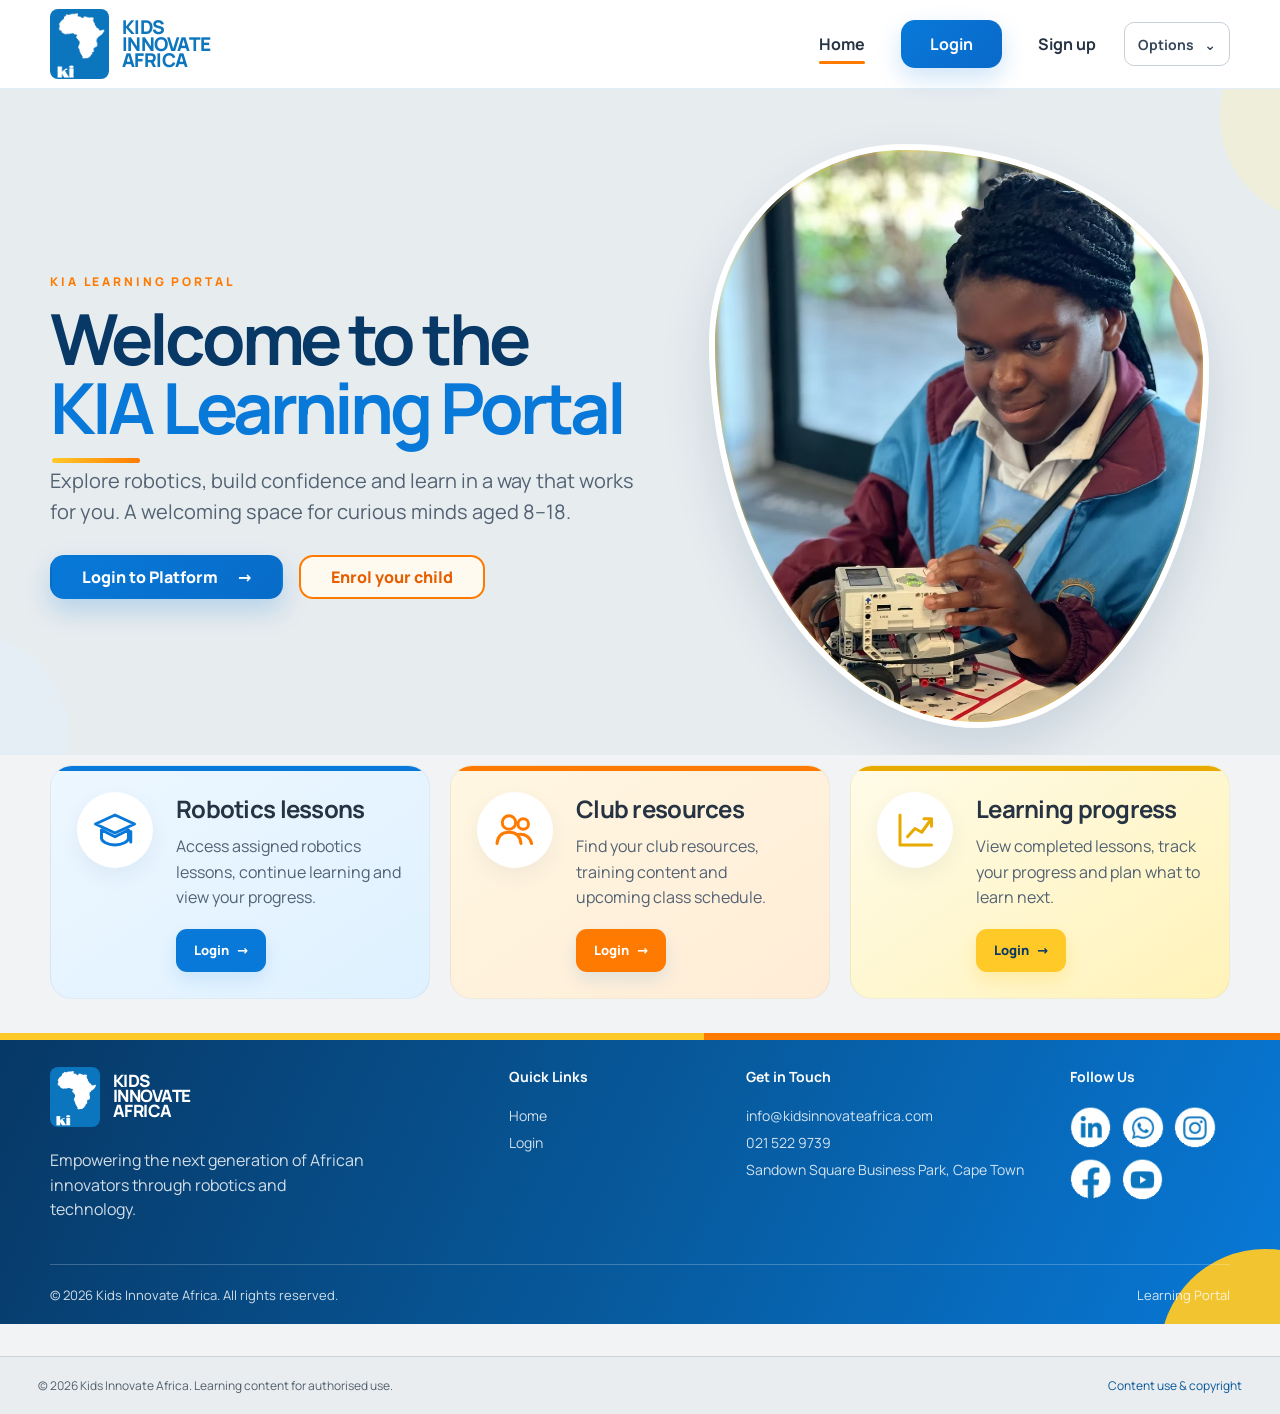
<file: index.html>
<!doctype html>
<html lang="en">
  <head>
    <meta name="referrer" content="no-referrer" />
    <meta
      http-equiv="Content-Security-Policy"
      content="default-src 'self'; script-src 'self'; style-src 'self' 'unsafe-inline'; img-src 'self' blob: data: https:; media-src 'self' blob: https:; frame-src https: blob:; connect-src https:; object-src 'none'; base-uri 'none'; form-action 'none'"
    />
    <script src="portal-security.js" defer></script>

    <meta charset="UTF-8" />
    <meta name="viewport" content="width=device-width, initial-scale=1.0" />
    <meta
      name="description"
      content="Access robotics lessons, learning resources and club activities with the Kids Innovate Africa Learning Portal."
    />
    <title>KIA Learning Portal</title>
    <link rel="icon" href="Assets/kia-mark.png" type="image/png" />
    <link rel="stylesheet" href="styles.css" />
    <script src="portal-store.js" defer></script>
    <link rel="stylesheet" href="portal-refresh.css" />
    <script src="portal-refresh.js" defer></script>
  </head>
  <body>
    <header class="site-header">
      <div class="container header-inner">
        <a
          class="brand"
          href="index.html"
          aria-label="Kids Innovate Africa Learning Portal home"
        >
          <img
            src="Assets/kia-mark.png"
            alt="KIA Africa logo"
            class="brand-mark"
          />
          <div class="brand-copy" aria-hidden="true">
            <span>KIDS</span>
            <span>INNOVATE</span>
            <span>AFRICA</span>
          </div>
        </a>

        <nav class="desktop-nav" aria-label="Primary navigation">
          <a class="active" href="index.html">Home</a>
          <a class="nav-login" href="login.html">Login</a>
          <a href="signup.html">Sign up</a>
        </nav>

        <button
          class="menu-button"
          type="button"
          aria-label="Open menu"
          aria-expanded="false"
          aria-controls="mobile-nav"
        >
          <span></span><span></span><span></span>
        </button>
      </div>
      <nav id="mobile-nav" class="mobile-nav" aria-label="Mobile navigation">
        <a class="active" href="index.html">Home</a>
        <a href="login.html">Login</a>
        <a href="signup.html">Sign up</a>
      </nav>
    </header>

    <main>
      <section class="hero">
        <div
          class="hero-decoration hero-decoration-left"
          aria-hidden="true"
        ></div>
        <div
          class="hero-decoration hero-decoration-right"
          aria-hidden="true"
        ></div>
        <div class="container hero-grid">
          <div class="hero-copy">
            <p class="eyebrow">KIA LEARNING PORTAL</p>
            <h1>Welcome to the<br /><span>KIA Learning Portal</span></h1>
            <p class="hero-text">
              Explore robotics, build confidence and learn in a way that works
              for you. A welcoming space for curious minds aged 8–18.
            </p>
            <div class="hero-actions">
              <a class="button button-primary" href="login.html"
                >Login to Platform <span aria-hidden="true">→</span></a
              >
              <a class="button button-secondary" href="signup.html"
                >Enrol your child</a
              >
            </div>
          </div>

          <div class="hero-visual">
            <div class="bubble-frame">
              <img
                src="Assets/robotics-student.jpg"
                alt="KIA learner working with a robotics kit"
              />
            </div>
            <span class="dot dot-orange" aria-hidden="true"></span>
            <span class="dot dot-blue" aria-hidden="true"></span>
            <span class="dot dot-yellow" aria-hidden="true"></span>
          </div>
        </div>
      </section>

      <section class="roles" aria-labelledby="roles-title">
        <div class="container">
          <h2 id="roles-title" class="sr-only">Explore your learning portal</h2>
          <div class="role-grid">
            <article class="role-card student-card">
              <div class="role-icon role-icon-blue" aria-hidden="true">
                <svg viewBox="0 0 64 64" role="img">
                  <path
                    d="M6 24 32 12l26 12-26 12L6 24Zm8 8v11c0 4 8 9 18 9s18-5 18-9V32L32 41 14 32Zm39 2v14"
                    fill="none"
                    stroke="currentColor"
                    stroke-width="4"
                    stroke-linecap="round"
                    stroke-linejoin="round"
                  />
                </svg>
              </div>
              <div class="role-content">
                <h3>Robotics lessons</h3>
                <p>
                  Access assigned robotics lessons, continue learning and view
                  your progress.
                </p>
                <a class="role-login role-login-blue" href="login.html"
                  >Login <span aria-hidden="true">→</span></a
                >
              </div>
            </article>

            <article class="role-card mom-card">
              <div class="role-icon role-icon-orange" aria-hidden="true">
                <svg viewBox="0 0 64 64" role="img">
                  <circle
                    cx="24"
                    cy="22"
                    r="9"
                    fill="none"
                    stroke="currentColor"
                    stroke-width="4"
                  />
                  <circle
                    cx="43"
                    cy="24"
                    r="7"
                    fill="none"
                    stroke="currentColor"
                    stroke-width="4"
                  />
                  <path
                    d="M8 50c1-10 7-15 16-15s15 5 16 15M36 38c9-2 17 4 18 12"
                    fill="none"
                    stroke="currentColor"
                    stroke-width="4"
                    stroke-linecap="round"
                  />
                </svg>
              </div>
              <div class="role-content">
                <h3>Club resources</h3>
                <p>
                  Find your club resources, training content and upcoming class
                  schedule.
                </p>
                <a class="role-login role-login-orange" href="login.html"
                  >Login <span aria-hidden="true">→</span></a
                >
              </div>
            </article>

            <article class="role-card progress-card">
              <div class="role-icon role-icon-orange" aria-hidden="true">
                <svg viewBox="0 0 64 64" role="img">
                  <path
                    d="M12 12v40h42M22 41l10-11 9 5 13-18M44 17h10v10"
                    fill="none"
                    stroke="currentColor"
                    stroke-width="4"
                    stroke-linecap="round"
                    stroke-linejoin="round"
                  />
                </svg>
              </div>
              <div class="role-content">
                <h3>Learning progress</h3>
                <p>
                  View completed lessons, track your progress and plan what to
                  learn next.
                </p>
                <a class="role-login role-login-yellow" href="login.html"
                  >Login <span aria-hidden="true">→</span></a
                >
              </div>
            </article>
          </div>
        </div>
      </section>
    </main>

    <footer class="site-footer">
      <div class="container footer-main">
        <div class="footer-brand">
          <a class="brand footer-logo" href="index.html">
            <img
              src="Assets/kia-mark.png"
              alt="KIA Africa logo"
              class="brand-mark"
            />
            <div class="brand-copy" aria-hidden="true">
              <span>KIDS</span><span>INNOVATE</span><span>AFRICA</span>
            </div>
          </a>
          <p>
            Empowering the next generation of African innovators through
            robotics and technology.
          </p>
        </div>

        <div class="footer-links">
          <h3>Quick Links</h3>
          <a href="index.html">Home</a>
          <a href="login.html">Login</a>
        </div>

        <div class="footer-contact">
          <h3>Get in Touch</h3>
          <a href="mailto:info@kidsinnovateafrica.com"
            >info@kidsinnovateafrica.com</a
          >
          <a href="tel:+27215229739">021 522 9739</a>
          <span>Sandown Square Business Park, Cape Town</span>
        </div>

        <div class="footer-social">
          <h3>Follow Us</h3>
          <div class="social-row" aria-label="Social media links">
            <a
              href="https://za.linkedin.com/company/kids-innovate-africa"
              target="_blank"
              rel="noopener noreferrer"
              aria-label="Kids Innovate Africa on LinkedIn"
            >
              <img src="Assets/social-linkedin.png" alt="" />
            </a>
            <a
              href="https://wa.me/message/ZYOPFBRTSG5VO1"
              target="_blank"
              rel="noopener noreferrer"
              aria-label="Contact Kids Innovate Africa on WhatsApp"
            >
              <img src="Assets/social-whatsapp.png" alt="" />
            </a>
            <a
              href="https://www.instagram.com/kids_innovate_africa/"
              target="_blank"
              rel="noopener noreferrer"
              aria-label="Kids Innovate Africa on Instagram"
            >
              <img src="Assets/social-instagram.png" alt="" />
            </a>
            <a
              href="https://www.facebook.com/people/Kids-Innovate-Africa-kia/100064261230649/#"
              target="_blank"
              rel="noopener noreferrer"
              aria-label="Kids Innovate Africa on Facebook"
            >
              <img src="Assets/social-facebook.png" alt="" />
            </a>
            <a
              href="https://youtube.com/@kids-innovate-africa?si=BDtH3zlb8Wngm-6X"
              target="_blank"
              rel="noopener noreferrer"
              aria-label="Kids Innovate Africa on YouTube"
            >
              <img src="Assets/social-youtube.png" alt="" />
            </a>
          </div>
        </div>
      </div>
      <div class="container footer-bottom">
        <span>© 2026 Kids Innovate Africa. All rights reserved.</span>
        <span>Learning Portal</span>
      </div>
    </footer>

    <script src="script.js"></script>
  </body>
</html>
</file>
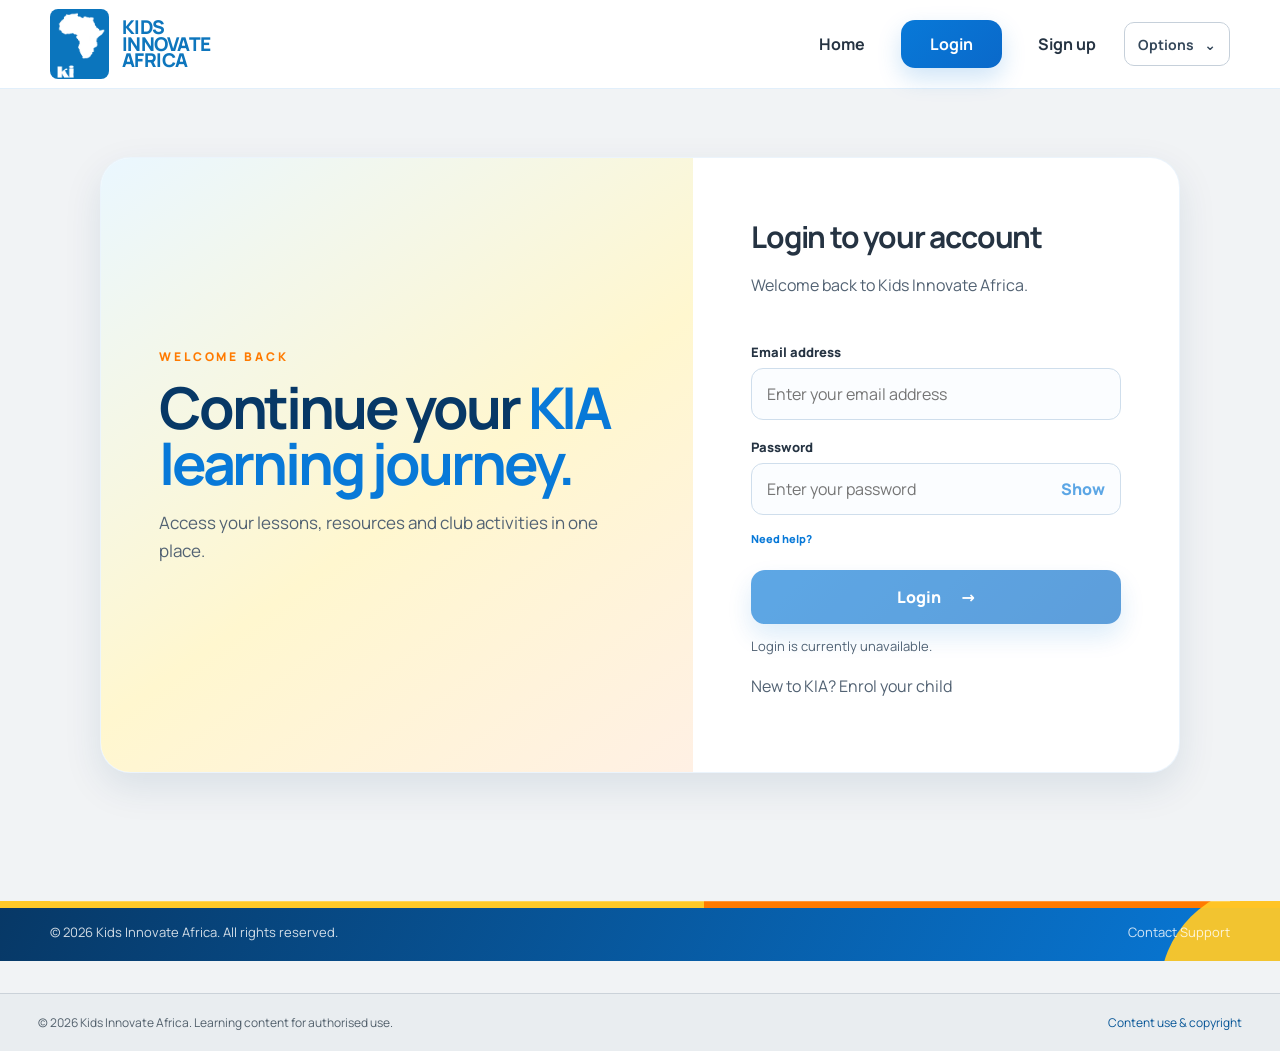
<file: achievements.html>
<!doctype html>
<html lang="en" class="preview-loading">
  <head>
    <meta name="referrer" content="no-referrer" />
    <meta
      http-equiv="Content-Security-Policy"
      content="default-src 'self'; script-src 'self' 'wasm-unsafe-eval'; style-src 'self' 'unsafe-inline'; img-src 'self' blob: data: https:; media-src 'self' blob: https:; frame-src https: blob:; connect-src 'self' https:; object-src 'none'; base-uri 'none'; form-action 'none'"
    />
    <script src="portal-security.js" defer></script>

    <meta charset="UTF-8" />
    <meta name="viewport" content="width=device-width, initial-scale=1.0" />
    <meta
      name="description"
      content="Your assigned Robotics course, lessons, progress and club sessions at Kids Innovate Africa."
    />
    <title>Achievements | Kids Innovate Africa</title>
    <link rel="icon" href="Assets/kia-mark.png" type="image/png" />
    <link rel="stylesheet" href="learning.css" />
    <link rel="stylesheet" href="accounts.css" />
    <script src="portal-store.js" defer></script>
    <script src="release-preview.js" defer></script>
    <script src="learning-data.js" defer></script>
    <script src="club-schedule-data.js" defer></script>
    <script src="admin-data.js" defer></script>
    <script src="designer-context.js" defer></script>
    <script src="lms-data.js" defer></script>
    <script src="pdf-viewer.js" defer></script>
    <script src="rich-content.js" defer></script>
    <script src="lesson-player.js" defer></script>
    <script src="learner-preview.js" defer></script>
    <script src="learner-announcements.js" defer></script>
    
    <script src="achievements.js" defer></script>
    <script src="script.js" defer></script>
    <link rel="stylesheet" href="lms-features.css" />
    <link rel="stylesheet" href="frontend-features.css" />

    <link rel="stylesheet" href="my-learning-page.css" />
      <link rel="stylesheet" href="portal-refresh.css" />
    <link rel="stylesheet" href="learner-visual.css" />
    <script src="portal-refresh.js" defer></script>
    <script src="learner-navigation.js" defer></script>
  </head>
  <body class="learner-portal">
    <svg class="svg-library" aria-hidden="true" xmlns="http://www.w3.org/2000/svg">
      <symbol id="i-home" viewBox="0 0 24 24">
        <path d="m3 10 9-7 9 7M5 9v11h5v-6h4v6h5V9" />
      </symbol>
      <symbol id="i-book" viewBox="0 0 24 24">
        <path
          d="M12 5v15M3 4h5a4 4 0 0 1 4 2 4 4 0 0 1 4-2h5v15h-5a4 4 0 0 0-4 2 4 4 0 0 0-4-2H3Z"
        />
      </symbol>
      <symbol id="i-calendar" viewBox="0 0 24 24">
        <rect x="3" y="5" width="18" height="16" rx="3" />
        <path d="M8 3v4m8-4v4M3 10h18M8 14h2m4 0h2m-8 3h2" />
      </symbol>
      <symbol id="i-arrow" viewBox="0 0 24 24"><path d="M4 12h16m-6-6 6 6-6 6" /></symbol>
      <symbol id="i-chevron" viewBox="0 0 24 24"><path d="m8 4 8 8-8 8" /></symbol>
      <symbol id="i-check" viewBox="0 0 24 24"><path d="m5 12 4 4L19 6" /></symbol>
      <symbol id="i-clock" viewBox="0 0 24 24">
        <circle cx="12" cy="12" r="9" />
        <path d="M12 7v5l3 2" />
      </symbol>
      <symbol id="i-pin" viewBox="0 0 24 24">
        <path d="M19 10c0 5-7 11-7 11S5 15 5 10a7 7 0 0 1 14 0Z" />
        <circle cx="12" cy="10" r="2" />
      </symbol>
      <symbol id="i-bell" viewBox="0 0 24 24">
        <path d="M18 8a6 6 0 0 0-12 0c0 8-3 8-3 10h18c0-2-3-2-3-10ZM10 21h4" />
      </symbol>
      <symbol id="i-exit" viewBox="0 0 24 24">
        <path d="M10 4H4v16h6m-1-8h12m-4-4 4 4-4 4" />
      </symbol>
      <symbol id="i-play" viewBox="0 0 24 24"><path d="m8 5 11 7-11 7Z" /></symbol>
      <symbol id="i-layers" viewBox="0 0 24 24">
        <path d="m12 3 10 5-10 5L2 8Zm-9 9 9 5 9-5M3 16l9 5 9-5" />
      </symbol>
      <symbol id="i-quiz" viewBox="0 0 24 24">
        <path d="M9 4H5v17h14V4h-4" />
        <rect x="9" y="2" width="6" height="5" rx="1" />
        <path d="m8 13 3 3 5-5" />
      </symbol>
      <symbol id="i-chart" viewBox="0 0 24 24"><path d="M4 3v18h17M8 16v-4m5 4V8m5 8V5" /></symbol>
      <symbol id="i-eye" viewBox="0 0 24 24">
        <path d="M2 12s4-7 10-7 10 7 10 7-4 7-10 7S2 12 2 12Z" />
        <circle cx="12" cy="12" r="3" />
      </symbol>
      <symbol id="i-file" viewBox="0 0 24 24">
        <path d="M14 2H5v20h14V7Zm0 0v6h5M8 12h8m-8 4h6" />
      </symbol>
      <symbol id="i-image" viewBox="0 0 24 24">
        <rect x="3" y="3" width="18" height="18" rx="3" />
        <circle cx="8" cy="8" r="1.5" />
        <path d="m3 17 6-5 4 4 3-3 5 4" />
      </symbol>
      <symbol id="i-link" viewBox="0 0 24 24">
        <path d="m9 15 6-6M9 7l3-3a5 5 0 0 1 8 8l-3 3M7 9l-3 3a5 5 0 0 0 8 8l3-3" />
      </symbol>
      <symbol id="i-help" viewBox="0 0 24 24">
        <circle cx="12" cy="12" r="9" />
        <path d="M9 9a3 3 0 1 1 5 2c-2 1-2 2-2 3m0 3h.01" />
      </symbol>
      <symbol id="i-close" viewBox="0 0 24 24"><path d="m6 6 12 12M6 18 18 6" /></symbol>
      <symbol id="i-robot" viewBox="0 0 24 24">
        <rect x="4" y="7" width="16" height="14" rx="4" />
        <path d="M12 3v4M2 12v5m20-5v5M9 17h6m-7-6v2m8-2v2" />
        <circle cx="12" cy="3" r="1" />
      </symbol>
<symbol id="i-lock" viewBox="0 0 24 24"><rect x="5" y="10" width="14" height="11" rx="2"/><path d="M8 10V7a4 4 0 0 1 8 0v3"/></symbol><symbol id="i-star" viewBox="0 0 24 24"><path d="m12 3 2.8 5.7 6.2.9-4.5 4.4 1.1 6.2-5.6-3-5.6 3 1.1-6.2L3 9.6l6.2-.9Z" /></symbol>
    </svg>
    <a class="skip-link" href="#main">Skip to learning</a>
    <header class="topbar">
      <div class="header-inner">
        <a class="brand" href="student.html" aria-label="Kids Innovate Africa learner home">
          <img src="Assets/kia-mark.png" alt="" width="36" height="48" />
          <span>KIDS<br />INNOVATE<br />AFRICA</span>
        </a>
        <nav class="primary-nav" aria-label="Learner navigation">
          <a href="student.html"
            ><svg class="icon"><use href="#i-home" /></svg><span>Home</span></a
          >
          <a href="my-learning.html"
            ><svg class="icon"><use href="#i-book" /></svg><span>My Learning</span></a
          >
          <a href="schedule.html"
            ><svg class="icon"><use href="#i-calendar" /></svg><span>Schedule</span></a
          >
          <a href="achievements.html" aria-current="page"><svg class="icon" aria-hidden="true"><use href="#i-star" /></svg><span>Achievements</span></a>
        </nav>
        <div class="account">
          <div class="notification-wrap">
            <button
              class="icon-button notification-button"
              id="notification-button"
              aria-label="Club notifications"
              aria-expanded="false"
              aria-controls="notifications"
            >
              <svg class="icon"><use href="#i-bell" /></svg><span class="notification-dot"></span>
            </button>
            <section
              id="notifications"
              class="notification-popover"
              aria-label="Club notifications"
              hidden
            >
              <strong>Your club update</strong>
              <p>Your Robotics class on Friday, 9 October now starts at 16:00.</p>
              <a href="schedule.html?session=club-2026-10-09"
                >See class change <svg class="icon"><use href="#i-arrow" /></svg
              ></a>
            </section>
          </div>
          <span class="avatar" aria-hidden="true">S</span>
          <div class="account-name"><strong>Sean</strong><small>Learner</small></div>
          <a class="logout" href="login.html" aria-label="Exit"
            ><svg class="icon"><use href="#i-exit" /></svg><span>Exit</span></a
          >
        </div>
      </div>
    </header>
    <main id="main" class="page"><div id="achievements-view"></div></main>
    <dialog id="learning-dialog" aria-labelledby="dialog-title">
      <div class="dialog-header">
        <div>
          <p id="dialog-eyebrow" class="eyebrow"></p>
          <h2 id="dialog-title"></h2>
        </div>
        <button class="icon-button dialog-close" aria-label="Close">
          <svg class="icon"><use href="#i-close" /></svg>
        </button>
      </div>
      <div id="dialog-content" class="dialog-content"></div>
    </dialog>
    <div id="toast" class="toast" role="status" hidden></div>
  </body>
</html>
</file>
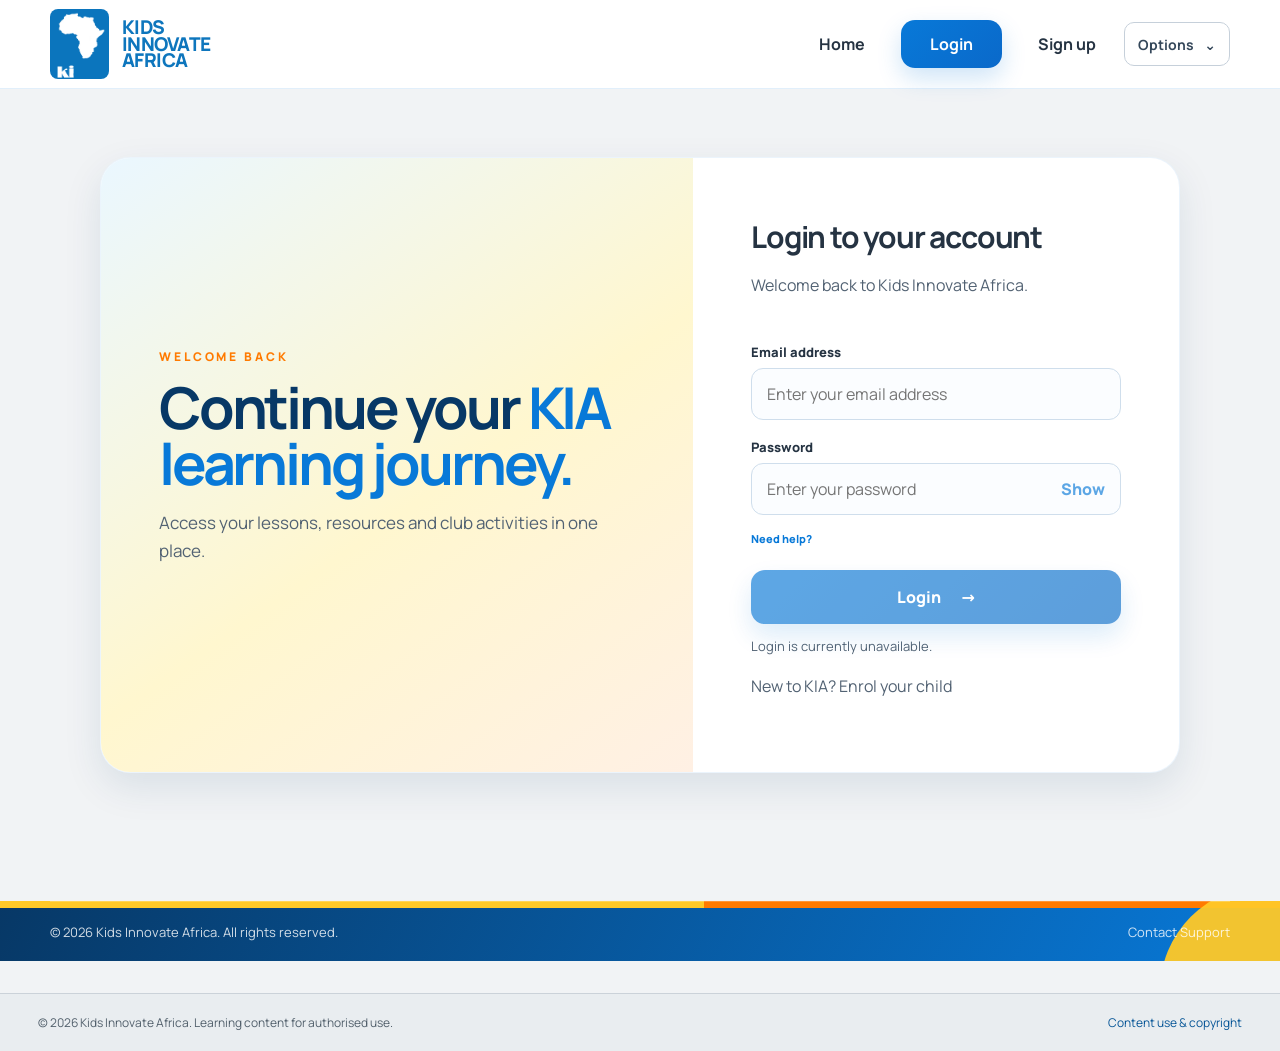
<file: admin.html>
<!doctype html>
<html lang="en" class="preview-loading">
  <head>
    <meta name="referrer" content="no-referrer" />
    <meta
      http-equiv="Content-Security-Policy"
      content="default-src 'self'; script-src 'self' 'wasm-unsafe-eval'; style-src 'self' 'unsafe-inline'; img-src 'self' blob: data: https:; media-src 'self' blob: https:; frame-src https: blob:; connect-src 'self' https:; object-src 'none'; base-uri 'none'; form-action 'none'"
    />
    <script src="portal-security.js" defer></script>

    <meta charset="UTF-8" />
    <meta name="viewport" content="width=device-width, initial-scale=1.0" />
    <meta name="theme-color" content="#0874d8" />
    <title>Admin Dashboard | Kids Innovate Africa</title>
    <link rel="icon" href="Assets/kia-mark.png" type="image/png" />
    <link rel="stylesheet" href="admin.css" />
    <link rel="stylesheet" href="accounts.css" />
    <script src="portal-store.js" defer></script>
    <script src="release-preview.js" defer></script>
    <script src="learning-data.js" defer></script>
    <script src="club-schedule-data.js" defer></script>
    <script src="admin-data.js" defer></script>
    <script src="designer-context.js" defer></script>
    <script src="lms-data.js" defer></script>
    <script src="pdf-viewer.js" defer></script>
    <script src="rich-content.js" defer></script>
    <script src="lesson-player.js" defer></script>
    <script src="admin-lms.js" defer></script>
    <script src="lesson-studio.js" defer></script>
    <script src="admin-learning.js" defer></script>
    <script src="refresh-admin.js" defer></script>
    <script src="admin.js" defer></script>
    <link rel="stylesheet" href="lms-features.css" />
    <link rel="stylesheet" href="frontend-features.css" />

    <link rel="stylesheet" href="admin-page.css" />
      <link rel="stylesheet" href="portal-refresh.css" />
    <script src="portal-refresh.js" defer></script>
  </head>
  <body>
    <a class="skip-link" href="#main-content">Skip to content</a>
    <header class="topbar">
      <button
        id="menu-toggle"
        class="icon-button menu-toggle"
        aria-label="Open navigation"
        aria-controls="top-nav"
        aria-expanded="false"
      >
        <span data-icon="menu"></span>
      </button>
      <a class="brand" href="admin.html" aria-label="Kids Innovate Africa Admin dashboard"
        ><img src="Assets/kia-mark.png" width="47" height="58" alt="" /><span
          >KIDS<br />INNOVATE<br />AFRICA</span
        ></a
      >
      <nav id="top-nav" class="top-nav" aria-label="Main navigation"></nav>
      <div class="account-wrap">
        <button
          id="account-toggle"
          class="account-button"
          aria-expanded="false"
          aria-controls="account-menu"
        >
          <span class="avatar">KA</span><span>Admin</span><span data-icon="down"></span>
        </button>
        <div id="account-menu" class="account-menu" hidden>
          <strong>KIA Administrator</strong><small>Access to all branches</small
          ><a href="#settings">Platform settings</a
          ><a href="login.html">Exit <span data-icon="exit"></span></a>
        </div>
      </div>
    </header>
    <div class="app-layout">
      <main id="main-content" class="main-content" tabindex="-1">
        <div class="page-toolbar">
          <div class="breadcrumb">
            ADMIN PORTAL <span>/</span> <strong id="current-page-label">Dashboard</strong>
          </div>
          <div class="scope-controls">
            <label for="branch-filter" class="sr-only">Filter by branch</label
            ><select id="branch-filter">
              <option value="all">All branches</option>
            </select>
          </div>
        </div>
        <div id="admin-view"></div>
        <noscript
          ><p>Enable JavaScript to use the portal.</p></noscript
        >
        <footer class="page-footer">
          <span>© 2026 Kids Innovate Africa</span><span>One community. Brighter futures.</span>
        </footer>
      </main>
    </div>
    <dialog id="admin-dialog" aria-labelledby="dialog-title">
      <div class="dialog-heading">
        <div>
          <p id="dialog-kicker" class="eyebrow">KIA ADMIN</p>
          <h2 id="dialog-title"></h2>
        </div>
        <button class="icon-button" data-close-dialog aria-label="Close dialog">
          <span data-icon="close"></span>
        </button>
      </div>
      <div id="dialog-body"></div>
    </dialog>
    <div id="toast" class="toast" role="status" aria-live="polite" hidden></div>
  </body>
</html>
</file>
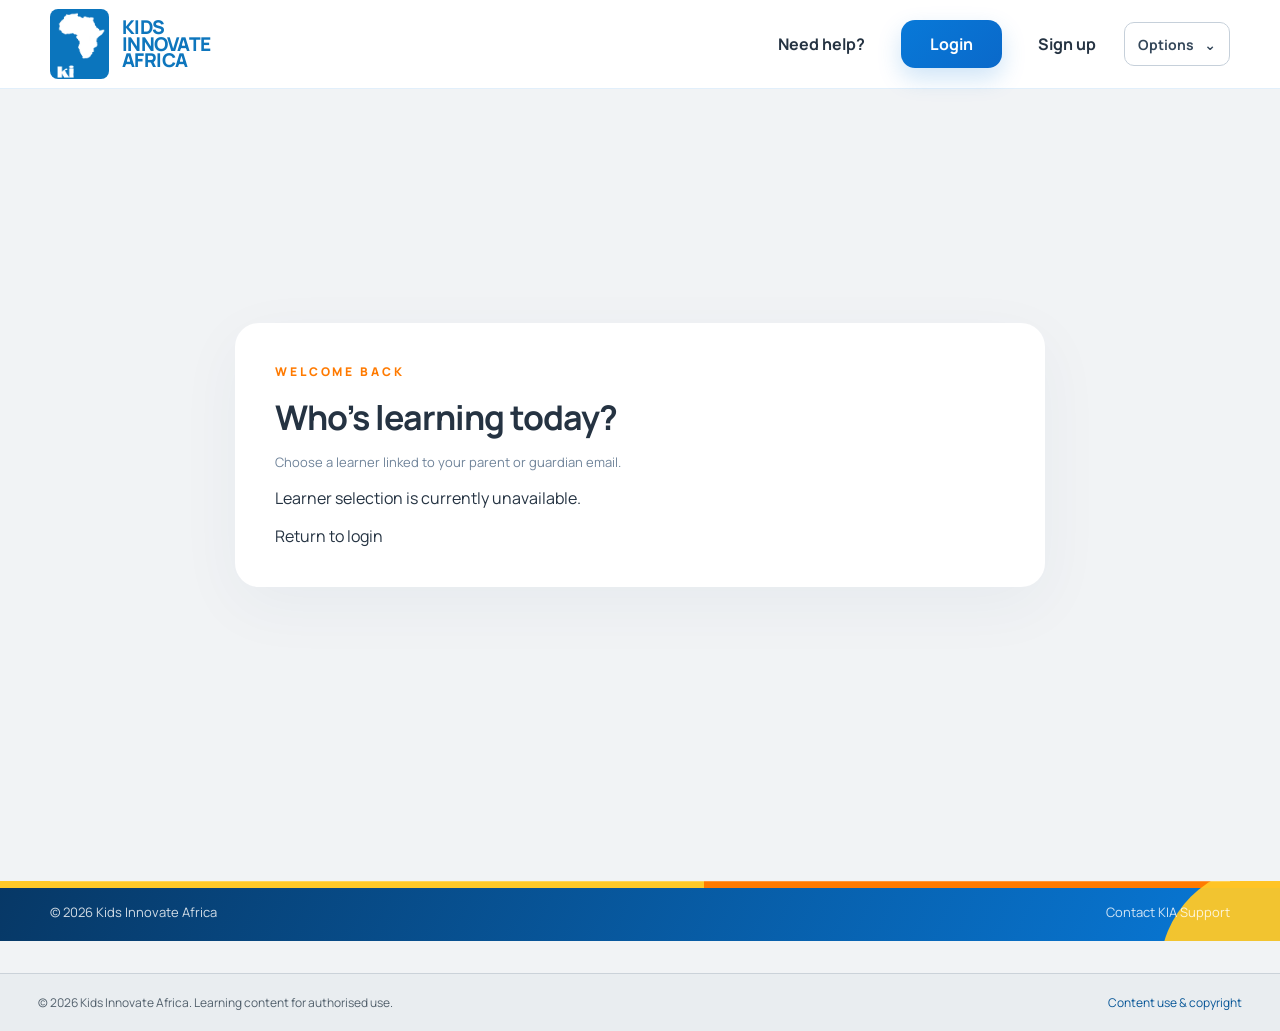
<file: choose-learner.html>
<!doctype html>
<html lang="en">
  <head>
    <meta name="referrer" content="no-referrer" />
    <meta
      http-equiv="Content-Security-Policy"
      content="default-src 'self'; script-src 'self'; style-src 'self' 'unsafe-inline'; img-src 'self' blob: data: https:; media-src 'self' blob: https:; frame-src https: blob:; connect-src https:; object-src 'none'; base-uri 'none'; form-action 'none'"
    />
    <script src="portal-security.js" defer></script>
    <meta charset="UTF-8" />
    <meta name="viewport" content="width=device-width,initial-scale=1" />
    <title>Choose your learner | Kids Innovate Africa</title>
    <link rel="icon" href="Assets/kia-mark.png" />
    <link rel="stylesheet" href="styles.css" />
    <link rel="stylesheet" href="accounts.css" />
      <link rel="stylesheet" href="portal-refresh.css" />
    <script src="portal-refresh.js" defer></script>
  </head>
  <body class="login-body" data-account-page="choose">
    <header class="site-header">
      <div class="container header-inner">
        <a class="brand" href="index.html"
          ><img src="Assets/kia-mark.png" class="brand-mark" alt="KIA Africa logo" />
          <div class="brand-copy"><span>KIDS</span><span>INNOVATE</span><span>AFRICA</span></div></a
        >
        <nav class="desktop-nav">
          <a href="signup.html#contact">Need help?</a><a class="nav-login" href="login.html">Login</a>
        <a href="signup.html">Sign up</a></nav>
      </div>
    </header>
    <main class="family-main">
      <section class="family-panel">
        <p class="eyebrow">WELCOME BACK</p>
        <h1>Who’s learning today?</h1>
        <p>Choose a learner linked to your parent or guardian email.</p>
        <div id="account-screen"><p>Learner selection is currently unavailable.</p><a href="login.html">Return to login</a></div>
      </section>
    </main>
    <footer class="site-footer simple-footer">
      <div class="container footer-bottom">
        <span>© 2026 Kids Innovate Africa</span><a href="signup.html#contact">Contact KIA Support</a>
      </div>
    </footer>
    <script src="script.js" defer></script>
  </body>
</html>
</file>
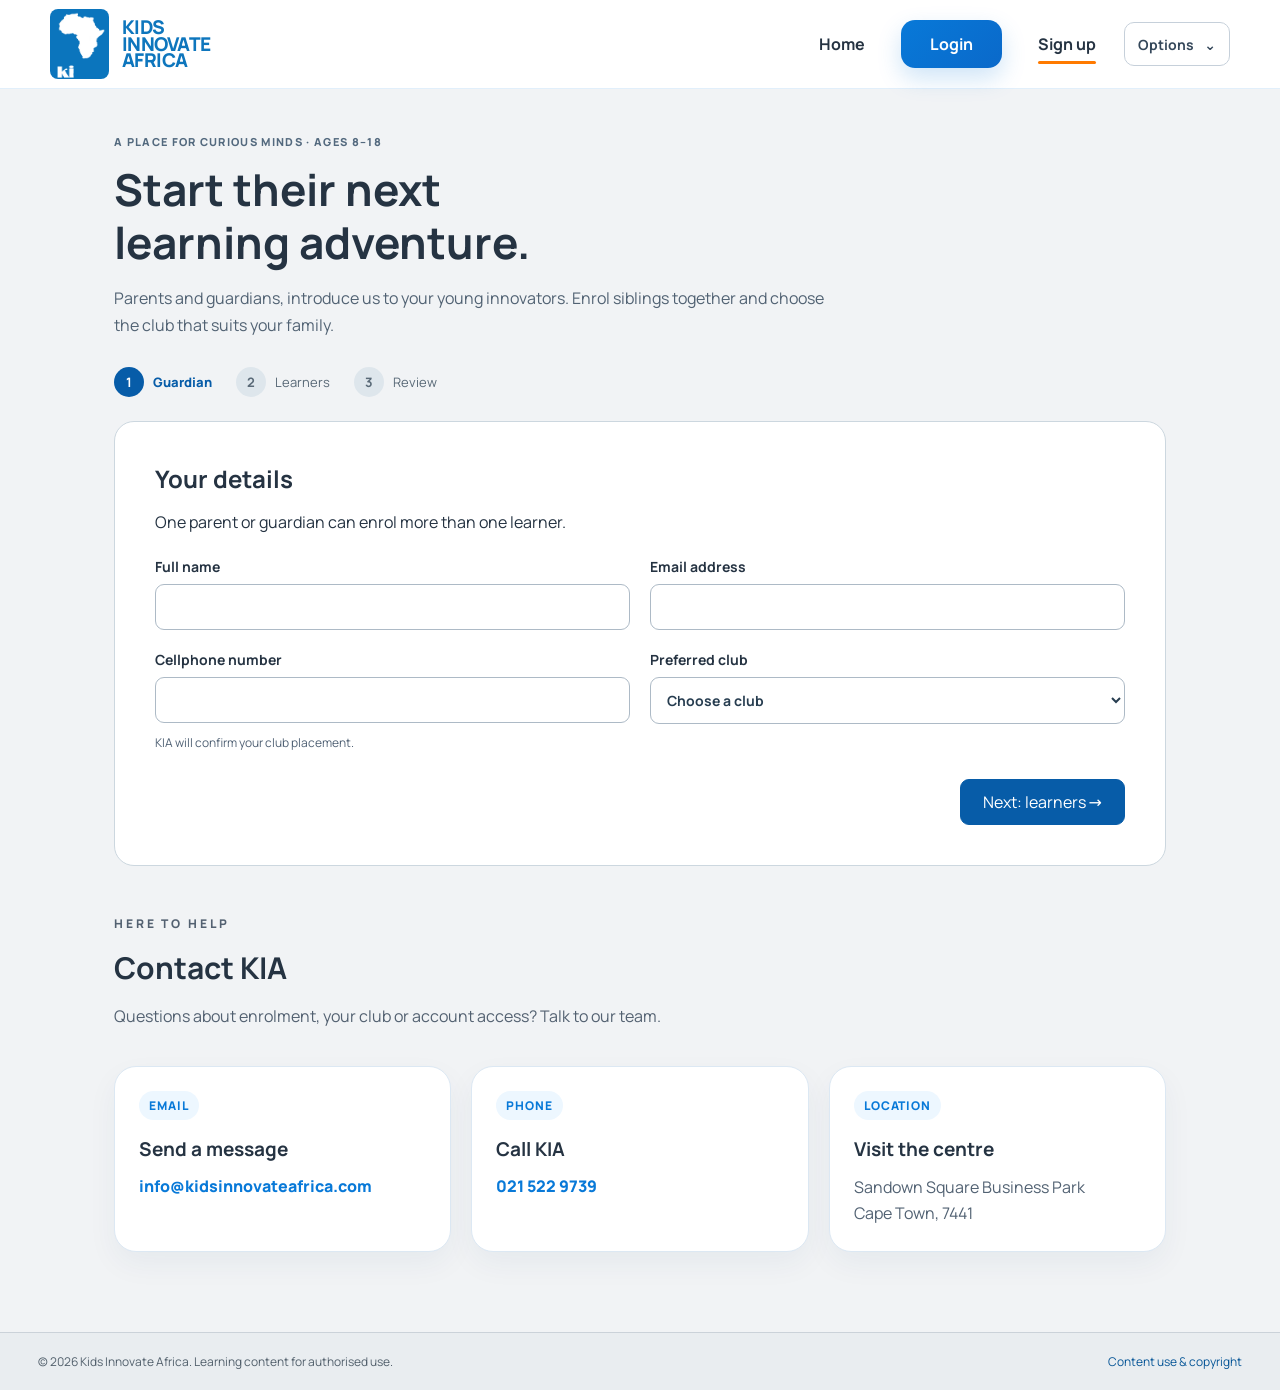
<file: contact.html>
<!doctype html>
<html lang="en"><head><meta charset="utf-8"><meta name="viewport" content="width=device-width,initial-scale=1"><meta http-equiv="refresh" content="0;url=signup.html#contact"><title>Contact KIA</title></head><body><p><a href="signup.html#contact">Contact KIA on our sign-up page</a></p></body></html>
</file>
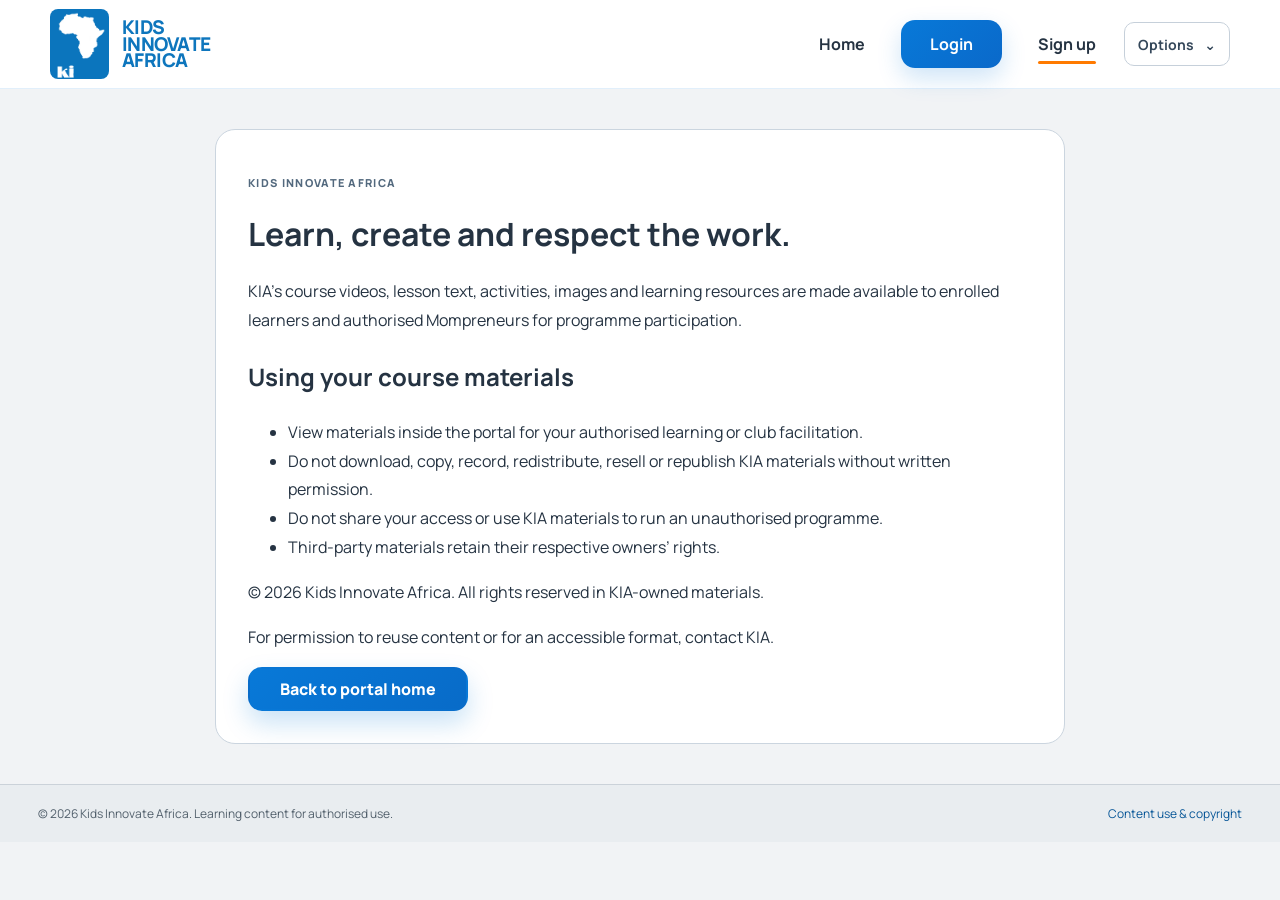
<file: content-use.html>
<!doctype html><html lang="en"><head><meta charset="utf-8"><meta name="viewport" content="width=device-width,initial-scale=1"><meta name="referrer" content="no-referrer"><meta http-equiv="Content-Security-Policy" content="default-src 'self'; script-src 'self'; style-src 'self' 'unsafe-inline'; img-src 'self' data:; object-src 'none'; base-uri 'none'; form-action 'none'"><title>Content use | Kids Innovate Africa</title><link rel="icon" href="Assets/kia-mark.png"><link rel="stylesheet" href="styles.css"><link rel="stylesheet" href="portal-refresh.css"><script src="portal-refresh.js" defer></script><script src="script.js" defer></script></head><body><header class="site-header">
      <div class="container header-inner">
        <a class="brand" href="index.html" aria-label="Kids Innovate Africa Learning Portal home">
          <img src="Assets/kia-mark.png" alt="KIA Africa logo" class="brand-mark" />
          <div class="brand-copy" aria-hidden="true">
            <span>KIDS</span>
            <span>INNOVATE</span>
            <span>AFRICA</span>
          </div>
        </a>

        <nav class="desktop-nav" aria-label="Primary navigation">
          <a href="index.html">Home</a>
          <a class="nav-login" href="login.html">Login</a>
        <a class="active" aria-current="page" href="signup.html">Sign up</a></nav>

        <button
          class="menu-button"
          type="button"
          aria-label="Open menu"
          aria-expanded="false"
          aria-controls="mobile-nav"
        >
          <span></span><span></span><span></span>
        </button>
      </div>
      <nav id="mobile-nav" class="mobile-nav" aria-label="Mobile navigation">
        <a href="index.html">Home</a>
        <a href="login.html">Login</a>
      <a class="active" aria-current="page" href="signup.html">Sign up</a></nav>
    </header><main class="content-use" id="main-content"><p class="refresh-label">Kids Innovate Africa</p><h1>Learn, create and respect the work.</h1><p>KIA’s course videos, lesson text, activities, images and learning resources are made available to enrolled learners and authorised Mompreneurs for programme participation.</p><h2>Using your course materials</h2><ul><li>View materials inside the portal for your authorised learning or club facilitation.</li><li>Do not download, copy, record, redistribute, resell or republish KIA materials without written permission.</li><li>Do not share your access or use KIA materials to run an unauthorised programme.</li><li>Third-party materials retain their respective owners’ rights.</li></ul><p>© 2026 Kids Innovate Africa. All rights reserved in KIA-owned materials.</p><p>For permission to reuse content or for an accessible format, <a href="signup.html#contact">contact KIA</a>.</p><a class="button button-primary" href="index.html">Back to portal home</a></main></body></html>
</file>
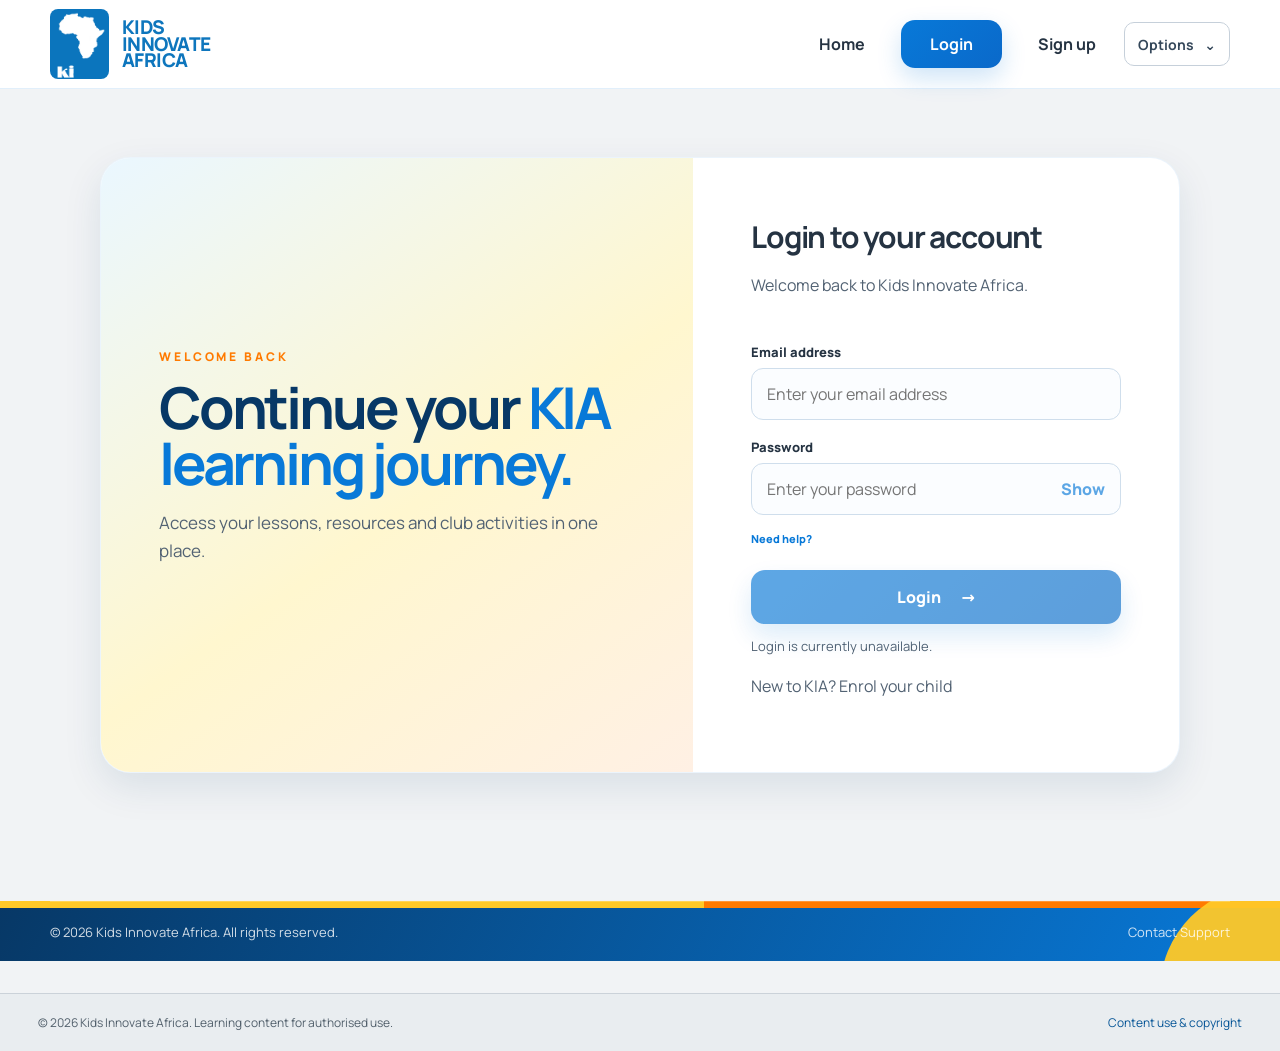
<file: login.html>
<!doctype html>
<html lang="en">

<head>
  <meta name="referrer" content="no-referrer" />
  <meta http-equiv="Content-Security-Policy"
    content="default-src 'self'; script-src 'self'; style-src 'self' 'unsafe-inline'; img-src 'self' blob: data: https:; media-src 'self' blob: https:; frame-src https: blob:; connect-src 'self' https:; object-src 'none'; base-uri 'none'; form-action 'none'" />
  <script src="portal-security.js" defer></script>

  <meta charset="UTF-8" />
  <meta name="viewport" content="width=device-width, initial-scale=1.0" />
  <title>Login | KIA Learning Portal</title>
  <link rel="icon" href="Assets/kia-mark.png" type="image/png" />
  <link rel="stylesheet" href="styles.css" />
  <link rel="stylesheet" href="accounts.css" />
    <link rel="stylesheet" href="portal-refresh.css" />
    <script src="portal-refresh.js" defer></script>
  </head>

<body class="login-body" data-backend="disconnected">
  <header class="site-header">
    <div class="container header-inner">
      <a class="brand" href="index.html" aria-label="KIA Learning Portal home">
        <img src="Assets/kia-mark.png" alt="KIA Africa logo" class="brand-mark" />
        <div class="brand-copy" aria-hidden="true">
          <span>KIDS</span><span>INNOVATE</span><span>AFRICA</span>
        </div>
      </a>
      <nav class="desktop-nav" aria-label="Primary navigation">
        <a href="index.html">Home</a><a class="nav-login active"
          href="login.html">Login</a>
      <a href="signup.html">Sign up</a></nav>
      <button class="menu-button" type="button" aria-label="Open menu" aria-expanded="false" aria-controls="mobile-nav">
        <span></span><span></span><span></span>
      </button>
    </div>
    <nav id="mobile-nav" class="mobile-nav" aria-label="Mobile navigation">
      <a href="index.html">Home</a><a class="active" href="login.html">Login</a>
    <a href="signup.html">Sign up</a></nav>
  </header>

  <main class="login-main">
    <div class="login-shell">
      <section class="login-message">
        <p class="eyebrow">WELCOME BACK</p>
        <h1>Continue your <span>KIA learning journey.</span></h1>
        <p>Access your lessons, resources and club activities in one place.</p>
      </section>

      <section class="login-panel" aria-labelledby="login-title">
        <h2 id="login-title">Login to your account</h2>
        <p>
          Welcome back to Kids Innovate Africa.
        </p>
        
        <form id="login-form" novalidate><fieldset disabled style="border:0;padding:0;margin:0;min-width:0">
          <label for="email">Email address</label>
          <input id="email" name="email" type="email" autocomplete="email" autocapitalize="none" spellcheck="false"
            placeholder="Enter your email address" required />

          <label for="password">Password</label>
          <div class="password-wrap">
            <input id="password" name="password" type="password" autocomplete="current-password"
              placeholder="Enter your password" required />
            <button class="password-toggle" type="button" aria-label="Show password">Show</button>
          </div>

          <div class="form-row">
            <a href="signup.html#contact">Need help?</a>
          </div>
          <button class="button button-primary login-submit" type="submit">
            Login <span aria-hidden="true">→</span>
          </button>
          </fieldset><p id="login-message" class="form-message" role="status">Login is currently unavailable.</p>
        </form><div id="design-preview-links" hidden><p><strong>Explore the portals</strong></p><p><a href="admin.html">Admin</a> · <a href="mompreneur.html">Mompreneur</a> · <a href="student.html">Learner</a></p></div><p class="signup-prompt">New to KIA? <a href="signup.html">Enrol your child</a></p>
      </section>
    </div>
  </main>

  <footer class="site-footer simple-footer">
    <div class="container footer-bottom">
      <span>© 2026 Kids Innovate Africa. All rights reserved.</span><a href="signup.html#contact">Contact Support</a>
    </div>
  </footer>
  <script src="script.js" defer></script>
</body>

</html>
</file>
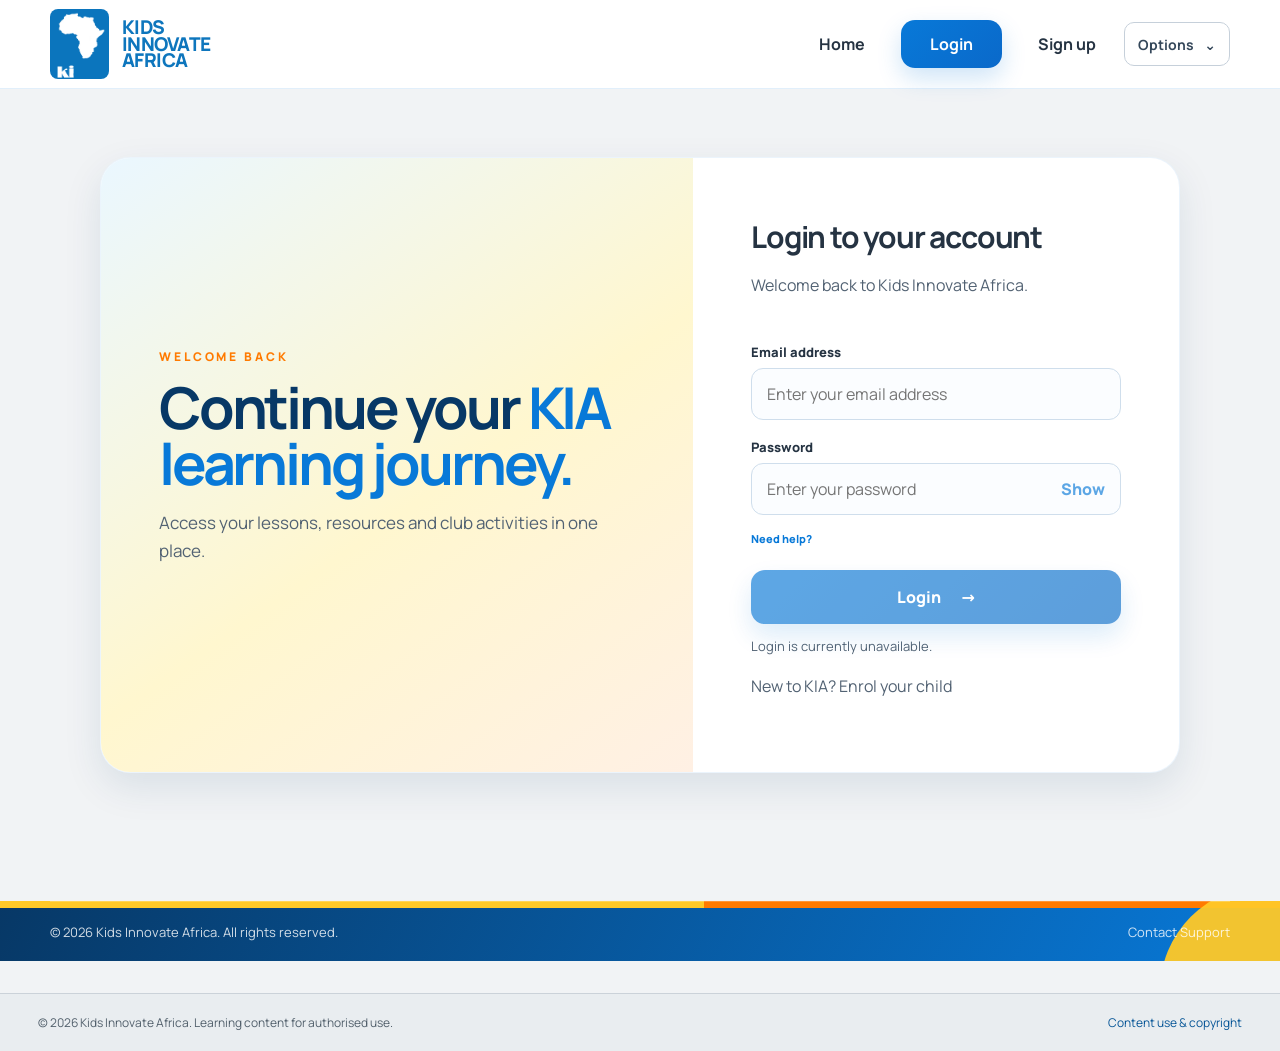
<file: mompreneur.html>
<!doctype html>
<html lang="en" class="preview-loading">
  <head>
    <meta name="referrer" content="no-referrer" />
    <meta
      http-equiv="Content-Security-Policy"
      content="default-src 'self'; script-src 'self' 'wasm-unsafe-eval'; style-src 'self' 'unsafe-inline'; img-src 'self' blob: data: https:; media-src 'self' blob: https:; frame-src https: blob:; connect-src 'self' https:; object-src 'none'; base-uri 'none'; form-action 'none'"
    />
    <script src="portal-security.js" defer></script>

    <meta charset="UTF-8" />
    <meta name="viewport" content="width=device-width, initial-scale=1.0" />
    <meta name="theme-color" content="#0874d8" />
    <title>My Club | Kids Innovate Africa</title>
    <link rel="icon" href="Assets/kia-mark.png" type="image/png" />
    <link rel="stylesheet" href="admin.css" />
    <link rel="stylesheet" href="accounts.css" />
    <script src="portal-store.js" defer></script>
    <script src="release-preview.js" defer></script>
    <script src="learning-data.js" defer></script>
    <script src="club-schedule-data.js" defer></script>
    <script src="admin-data.js" defer></script>
    <script src="designer-context.js" defer></script>
    <script src="lms-data.js" defer></script>
    <script src="pdf-viewer.js" defer></script>
    <script src="rich-content.js" defer></script>
    <script src="lesson-player.js" defer></script>
    <script src="admin-lms.js" defer></script>
    <script src="lesson-studio.js" defer></script>
    <script src="admin-learning.js" defer></script>
    <script src="mompreneur.js" defer></script>
    <script src="refresh-admin.js" defer></script>
    <script src="admin.js" defer></script>
    <link rel="stylesheet" href="lms-features.css" />
    <link rel="stylesheet" href="frontend-features.css" />

    <link rel="stylesheet" href="mompreneur-page.css" />
      <link rel="stylesheet" href="portal-refresh.css" />
    <script src="portal-refresh.js" defer></script>
  </head>
  <body data-portal="mompreneur">
    <a class="skip-link" href="#main-content">Skip to content</a>
    <header class="topbar">
      <button
        id="menu-toggle"
        class="icon-button menu-toggle"
        aria-label="Open navigation"
        aria-controls="top-nav"
        aria-expanded="false"
      >
        <span data-icon="menu"></span>
      </button>
      <a class="brand" href="mompreneur.html" aria-label="Kids Innovate Africa Mompreneur portal"
        ><img src="Assets/kia-mark.png" width="47" height="58" alt="" /><span
          >KIDS<br />INNOVATE<br />AFRICA</span
        ></a
      >
      <nav id="top-nav" class="top-nav" aria-label="Main navigation"></nav>
      <a
        id="mom-notification-link"
        class="mom-notification-bell icon-button"
        href="#notifications"
        aria-label="Notifications"
        ><span data-icon="bell"></span><span id="mom-notification-count" hidden></span
      ></a>
      <div class="account-wrap">
        <button
          id="account-toggle"
          class="account-button"
          aria-expanded="false"
          aria-controls="account-menu"
        >
          <span class="avatar">KA</span><span>Mompreneur</span><span data-icon="down"></span>
        </button>
        <div id="account-menu" class="account-menu" hidden>
          <strong>Mompreneur</strong><small>Your own club</small><a href="#users">My club members</a
          ><a href="#settings">My profile & settings</a
          ><a href="login.html">Exit <span data-icon="exit"></span></a>
        </div>
      </div>
    </header>
    <div class="app-layout">
      <main id="main-content" class="main-content" tabindex="-1">
        <div class="page-toolbar">
          <div class="breadcrumb">
            MY CLUB <span>/</span> <strong id="current-page-label">Dashboard</strong>
          </div>
          <div class="scope-controls">
            <label for="branch-filter" class="sr-only">Filter by branch</label
            ><select id="branch-filter">
              <option value="all">All branches</option>
            </select>
          </div>
        </div>
        <div id="admin-view"></div>
        <noscript
          ><p>Enable JavaScript to use the portal.</p></noscript
        >
        <footer class="page-footer">
          <span>© 2026 Kids Innovate Africa</span><span>One community. Brighter futures.</span>
        </footer>
      </main>
    </div>
    <dialog id="admin-dialog" aria-labelledby="dialog-title">
      <div class="dialog-heading">
        <div>
          <p id="dialog-kicker" class="eyebrow">MY CLUB</p>
          <h2 id="dialog-title"></h2>
        </div>
        <button class="icon-button" data-close-dialog aria-label="Close dialog">
          <span data-icon="close"></span>
        </button>
      </div>
      <div id="dialog-body"></div>
    </dialog>
    <div id="toast" class="toast" role="status" aria-live="polite" hidden></div>
  </body>
</html>
</file>
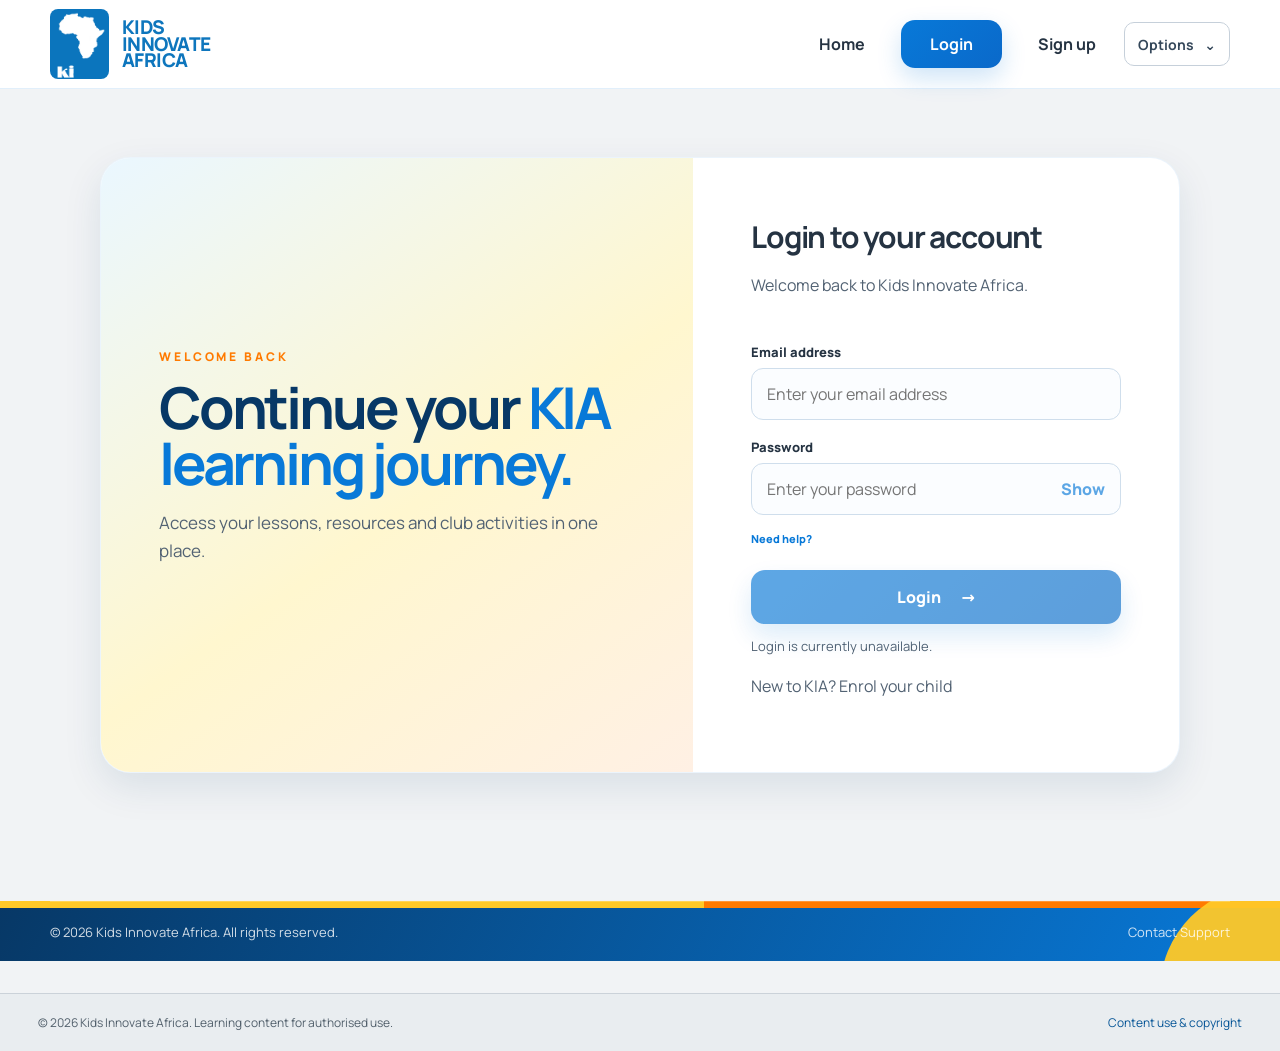
<file: my-learning.html>
<!doctype html>
<html lang="en" class="preview-loading">
  <head>
    <meta name="referrer" content="no-referrer" />
    <meta
      http-equiv="Content-Security-Policy"
      content="default-src 'self'; script-src 'self' 'wasm-unsafe-eval'; style-src 'self' 'unsafe-inline'; img-src 'self' blob: data: https:; media-src 'self' blob: https:; frame-src https: blob:; connect-src 'self' https:; object-src 'none'; base-uri 'none'; form-action 'none'"
    />
    <script src="portal-security.js" defer></script>

    <meta charset="UTF-8" />
    <meta name="viewport" content="width=device-width, initial-scale=1.0" />
    <meta
      name="description"
      content="Your assigned Robotics course, lessons, progress and club sessions at Kids Innovate Africa."
    />
    <title>My Learning | Kids Innovate Africa</title>
    <link rel="icon" href="Assets/kia-mark.png" type="image/png" />
    <link rel="stylesheet" href="learning.css" />
    <link rel="stylesheet" href="accounts.css" />
    <script src="portal-store.js" defer></script>
    <script src="release-preview.js" defer></script>
    <script src="learning-data.js" defer></script>
    <script src="club-schedule-data.js" defer></script>
    <script src="admin-data.js" defer></script>
    <script src="designer-context.js" defer></script>
    <script src="lms-data.js" defer></script>
    <script src="pdf-viewer.js" defer></script>
    <script src="rich-content.js" defer></script>
    <script src="lesson-player.js" defer></script>
    <script src="learner-preview.js" defer></script>
    <script src="learner-announcements.js" defer></script>
    <script src="learning.js" defer></script>
    <script src="achievements.js" defer></script>
    <script src="script.js" defer></script>
    <link rel="stylesheet" href="lms-features.css" />
    <link rel="stylesheet" href="frontend-features.css" />

    <link rel="stylesheet" href="my-learning-page.css" />
      <link rel="stylesheet" href="portal-refresh.css" />
    <link rel="stylesheet" href="learner-visual.css" />
    <script src="portal-refresh.js" defer></script>
    <script src="learner-navigation.js" defer></script>
  </head>
  <body class="learner-portal">
    <svg class="svg-library" aria-hidden="true" xmlns="http://www.w3.org/2000/svg">
      <symbol id="i-home" viewBox="0 0 24 24">
        <path d="m3 10 9-7 9 7M5 9v11h5v-6h4v6h5V9" />
      </symbol>
      <symbol id="i-book" viewBox="0 0 24 24">
        <path
          d="M12 5v15M3 4h5a4 4 0 0 1 4 2 4 4 0 0 1 4-2h5v15h-5a4 4 0 0 0-4 2 4 4 0 0 0-4-2H3Z"
        />
      </symbol>
      <symbol id="i-calendar" viewBox="0 0 24 24">
        <rect x="3" y="5" width="18" height="16" rx="3" />
        <path d="M8 3v4m8-4v4M3 10h18M8 14h2m4 0h2m-8 3h2" />
      </symbol>
      <symbol id="i-arrow" viewBox="0 0 24 24"><path d="M4 12h16m-6-6 6 6-6 6" /></symbol>
      <symbol id="i-chevron" viewBox="0 0 24 24"><path d="m8 4 8 8-8 8" /></symbol>
      <symbol id="i-check" viewBox="0 0 24 24"><path d="m5 12 4 4L19 6" /></symbol>
      <symbol id="i-clock" viewBox="0 0 24 24">
        <circle cx="12" cy="12" r="9" />
        <path d="M12 7v5l3 2" />
      </symbol>
      <symbol id="i-pin" viewBox="0 0 24 24">
        <path d="M19 10c0 5-7 11-7 11S5 15 5 10a7 7 0 0 1 14 0Z" />
        <circle cx="12" cy="10" r="2" />
      </symbol>
      <symbol id="i-bell" viewBox="0 0 24 24">
        <path d="M18 8a6 6 0 0 0-12 0c0 8-3 8-3 10h18c0-2-3-2-3-10ZM10 21h4" />
      </symbol>
      <symbol id="i-exit" viewBox="0 0 24 24">
        <path d="M10 4H4v16h6m-1-8h12m-4-4 4 4-4 4" />
      </symbol>
      <symbol id="i-play" viewBox="0 0 24 24"><path d="m8 5 11 7-11 7Z" /></symbol>
      <symbol id="i-layers" viewBox="0 0 24 24">
        <path d="m12 3 10 5-10 5L2 8Zm-9 9 9 5 9-5M3 16l9 5 9-5" />
      </symbol>
      <symbol id="i-quiz" viewBox="0 0 24 24">
        <path d="M9 4H5v17h14V4h-4" />
        <rect x="9" y="2" width="6" height="5" rx="1" />
        <path d="m8 13 3 3 5-5" />
      </symbol>
      <symbol id="i-chart" viewBox="0 0 24 24"><path d="M4 3v18h17M8 16v-4m5 4V8m5 8V5" /></symbol>
      <symbol id="i-eye" viewBox="0 0 24 24">
        <path d="M2 12s4-7 10-7 10 7 10 7-4 7-10 7S2 12 2 12Z" />
        <circle cx="12" cy="12" r="3" />
      </symbol>
      <symbol id="i-file" viewBox="0 0 24 24">
        <path d="M14 2H5v20h14V7Zm0 0v6h5M8 12h8m-8 4h6" />
      </symbol>
      <symbol id="i-image" viewBox="0 0 24 24">
        <rect x="3" y="3" width="18" height="18" rx="3" />
        <circle cx="8" cy="8" r="1.5" />
        <path d="m3 17 6-5 4 4 3-3 5 4" />
      </symbol>
      <symbol id="i-link" viewBox="0 0 24 24">
        <path d="m9 15 6-6M9 7l3-3a5 5 0 0 1 8 8l-3 3M7 9l-3 3a5 5 0 0 0 8 8l3-3" />
      </symbol>
      <symbol id="i-help" viewBox="0 0 24 24">
        <circle cx="12" cy="12" r="9" />
        <path d="M9 9a3 3 0 1 1 5 2c-2 1-2 2-2 3m0 3h.01" />
      </symbol>
      <symbol id="i-close" viewBox="0 0 24 24"><path d="m6 6 12 12M6 18 18 6" /></symbol>
      <symbol id="i-robot" viewBox="0 0 24 24">
        <rect x="4" y="7" width="16" height="14" rx="4" />
        <path d="M12 3v4M2 12v5m20-5v5M9 17h6m-7-6v2m8-2v2" />
        <circle cx="12" cy="3" r="1" />
      </symbol>
<symbol id="i-lock" viewBox="0 0 24 24"><rect x="5" y="10" width="14" height="11" rx="2"/><path d="M8 10V7a4 4 0 0 1 8 0v3"/></symbol><symbol id="i-star" viewBox="0 0 24 24"><path d="m12 3 2.8 5.7 6.2.9-4.5 4.4 1.1 6.2-5.6-3-5.6 3 1.1-6.2L3 9.6l6.2-.9Z" /></symbol>
    </svg>
    <a class="skip-link" href="#main">Skip to learning</a>
    <header class="topbar">
      <div class="header-inner">
        <a class="brand" href="student.html" aria-label="Kids Innovate Africa learner home">
          <img src="Assets/kia-mark.png" alt="" width="36" height="48" />
          <span>KIDS<br />INNOVATE<br />AFRICA</span>
        </a>
        <nav class="primary-nav" aria-label="Learner navigation">
          <a href="student.html"
            ><svg class="icon"><use href="#i-home" /></svg><span>Home</span></a
          >
          <a href="my-learning.html" aria-current="page"
            ><svg class="icon"><use href="#i-book" /></svg><span>My Learning</span></a
          >
          <a href="schedule.html"
            ><svg class="icon"><use href="#i-calendar" /></svg><span>Schedule</span></a
          >
          <a href="achievements.html"><svg class="icon" aria-hidden="true"><use href="#i-star" /></svg><span>Achievements</span></a>
        </nav>
        <div class="account">
          <div class="notification-wrap">
            <button
              class="icon-button notification-button"
              id="notification-button"
              aria-label="Club notifications"
              aria-expanded="false"
              aria-controls="notifications"
            >
              <svg class="icon"><use href="#i-bell" /></svg><span class="notification-dot"></span>
            </button>
            <section
              id="notifications"
              class="notification-popover"
              aria-label="Club notifications"
              hidden
            >
              <strong>Your club update</strong>
              <p>Your Robotics class on Friday, 9 October now starts at 16:00.</p>
              <a href="schedule.html?session=club-2026-10-09"
                >See class change <svg class="icon"><use href="#i-arrow" /></svg
              ></a>
            </section>
          </div>
          <span class="avatar" aria-hidden="true">S</span>
          <div class="account-name"><strong>Sean</strong><small>Learner</small></div>
          <a class="logout" href="login.html" aria-label="Exit"
            ><svg class="icon"><use href="#i-exit" /></svg><span>Exit</span></a
          >
        </div>
      </div>
    </header>
    <main id="main" class="page">
      <div class="page-heading">
        <div>
          <p class="eyebrow">LET’S EXPLORE</p>
          <h1>My Learning<span>.</span></h1>
          <p class="page-intro">Choose a module.</p>
        </div>
        <span class="club-label"
          ><svg class="icon"><use href="#i-pin" /></svg>Parklands Club</span
        >
      </div>

      <section class="course-hero" aria-labelledby="course-heading">
        <div class="hero-copy">
          <div class="course-label">
            <span class="label-dot"></span>YOUR ASSIGNED COURSE
            <span class="course-label-divider">/</span> ROBOTICS &amp; CODING
          </div>
          <h2 id="course-heading">Ready to build?</h2>
          <p id="resume-context">Module 2 · Sensors and Movement</p>
          <div class="hero-action">
            <button class="button primary" id="resume-button">
              <svg class="icon play-icon"><use href="#i-play" /></svg>Resume lesson<svg
                class="icon arrow-icon"
              >
                <use href="#i-arrow" />
              </svg></button
            ><span id="resume-lesson"
              >Ultrasonic Sensor Introduction<small>Lesson 5 · 18 min</small></span
            >
          </div>
        </div>
        <div class="hero-art visual-course-art"><img src="Assets/learner/rocket.svg" alt="" /></div>
      </section>

      <section class="learning-summary" aria-label="Your learning progress">
        <div class="summary-item">
          <span class="summary-icon blue"
            ><svg class="icon"><use href="#i-layers" /></svg
          ></span>
          <div>
            <strong><span data-modules-done>1</span><span class="total"> / 6</span></strong
            ><span>Modules done</span>
          </div>
        </div>
        <div class="summary-item">
          <span class="summary-icon green"
            ><svg class="icon"><use href="#i-check" /></svg
          ></span>
          <div>
            <strong><span data-lessons-done>12</span><span class="total"> / 32</span></strong
            ><span>Lessons done</span>
          </div>
        </div>
        <div class="summary-item">
          <span class="summary-icon amber"
            ><svg class="icon"><use href="#i-quiz" /></svg
          ></span>
          <div>
            <strong><span data-quizzes-done>4</span><span class="total"> / 10</span></strong
            ><span>Quizzes done</span>
          </div>
        </div>
        <div class="summary-progress">
          <div><span>Progress</span><strong data-progress>38%</strong></div>
          <div
            class="progress-track"
            role="progressbar"
            aria-label="Course lesson progress"
            aria-valuemin="0"
            aria-valuemax="32"
            aria-valuenow="12"
          >
            <span class="progress-fill" data-progress-fill style="width: 37.5%"></span>
          </div>
          <small></small>
        </div>
      </section>

      <div class="learning-layout">
        <section class="course-workspace" aria-label="Your Robotics course">
          <div class="course-tabs" role="tablist" aria-label="Learning views">
            <button
              id="tab-modules"
              role="tab"
              aria-selected="true"
              aria-controls="panel-modules"
              tabindex="0"
            >
              <svg class="icon"><use href="#i-book" /></svg>Modules
            </button>
            <button
              id="tab-completed"
              role="tab"
              aria-selected="false"
              aria-controls="panel-completed"
              tabindex="-1"
            >
              Completed<span class="count" data-lessons-done>12</span>
            </button>
            <button
              id="tab-resources"
              role="tab"
              aria-selected="false"
              aria-controls="panel-resources"
              tabindex="-1"
            >
              Resources<svg class="icon"><use href="#i-eye" /></svg>
            </button>
          </div>
          <div id="panel-modules" class="tab-panel" role="tabpanel" aria-labelledby="tab-modules">
            <div class="section-heading">
              <div>
                <h2>Choose a module</h2>
                <p></p>
              </div>
              <span class="course-meta">6 modules · 32 lessons</span>
            </div>
            <div id="module-list" class="module-list"></div>
            
          </div>
          <div
            id="panel-completed"
            class="tab-panel"
            role="tabpanel"
            aria-labelledby="tab-completed"
            hidden
          >
            <div class="section-heading">
              <div>
                <h2>Done!</h2>
                <p>Tap to revisit.</p>
              </div>
              <span class="soft-badge green"
                ><svg class="icon"><use href="#i-check" /></svg
                ><span data-lessons-done>12</span> complete</span
              >
            </div>
            <div id="completed-list"></div>
          </div>
          <div
            id="panel-resources"
            class="tab-panel"
            role="tabpanel"
            aria-labelledby="tab-resources"
            hidden
          >
            <div class="section-heading">
              <div>
                <h2>Your toolkit</h2>
                <p>Tap to open.</p>
              </div>
              <span class="soft-badge blue"
                ><svg class="icon"><use href="#i-eye" /></svg>View only</span
              >
            </div>
            <div id="resource-list" class="resource-list"></div>
            <p class="resource-note">
              View here.
            </p>
          </div>
          <noscript
            ><p class="no-script">
              Enable JavaScript to open your modules, lessons and resources.
            </p></noscript
          >
        </section>

        <details class="visual-details learning-extras"><summary>My class &amp; milestones</summary><aside class="learning-aside" aria-label="Club sessions and progress">
          <section class="session-card" id="club-schedule" aria-labelledby="session-heading">
            <div class="aside-heading">
              <h2 id="session-heading">Next class</h2>
              <span class="live-dot" aria-hidden="true"></span>
            </div>
            <div class="next-session">
              <div class="date-block"><span>OCT</span><strong>02</strong><small>FRIDAY</small></div>
              <div>
                <span class="session-type">IN PERSON</span>
                <h3>Club time</h3>
                <p>Robotics class</p>
              </div>
            </div>
            <div class="session-details">
              <p>
                <svg class="icon"><use href="#i-clock" /></svg>15:00 – 16:30 <span>SAST</span>
              </p>
              <p>
                <svg class="icon"><use href="#i-pin" /></svg>Parklands Club
              </p>
            </div>
            <p class="session-message">
              Bring your curiosity. We’ll put your new skills into practice.
            </p>
            <a class="button session-button" id="schedule-button" href="schedule.html"
              >Schedule<svg class="icon"><use href="#i-arrow" /></svg
            ></a>
            <p class="managed-note"></p>
          </section>

          <section class="milestone-card" aria-labelledby="milestone-heading">
            <span class="milestone-icon"
              ><svg class="icon"><use href="#i-check" /></svg
            ></span>
            <div>
              <span class="eyebrow">MILESTONE</span>
              <h2 id="milestone-heading">First module. Done!</h2>
              <p>Introduction to Robotics is complete. Keep that curiosity going.</p>
              <button class="text-button" id="review-completed">
                View completed<svg class="icon"><use href="#i-arrow" /></svg>
              </button>
            </div>
          </section>

          <section class="help-card">
            <svg class="icon"><use href="#i-help" /></svg>
            <div>
              <h2>Need help?</h2>
              <p>Ask your Mompreneur.</p>
              <a href="signup.html#contact"
                >Contact KIA<svg class="icon"><use href="#i-arrow" /></svg
              ></a>
            </div>
          </section>
        </aside></details>
      </div>
      <footer class="page-footer">
        <span
          >Kids Innovate Africa <span class="footer-separator">/</span> Build. Code. Create.</span
        >
      </footer>
    </main>
    <dialog id="learning-dialog" aria-labelledby="dialog-title">
      <div class="dialog-header">
        <div>
          <p id="dialog-eyebrow" class="eyebrow"></p>
          <h2 id="dialog-title"></h2>
        </div>
        <button class="icon-button dialog-close" aria-label="Close">
          <svg class="icon"><use href="#i-close" /></svg>
        </button>
      </div>
      <div id="dialog-content" class="dialog-content"></div>
    </dialog>
    <div id="toast" class="toast" role="status" hidden></div>
  </body>
</html>
</file>
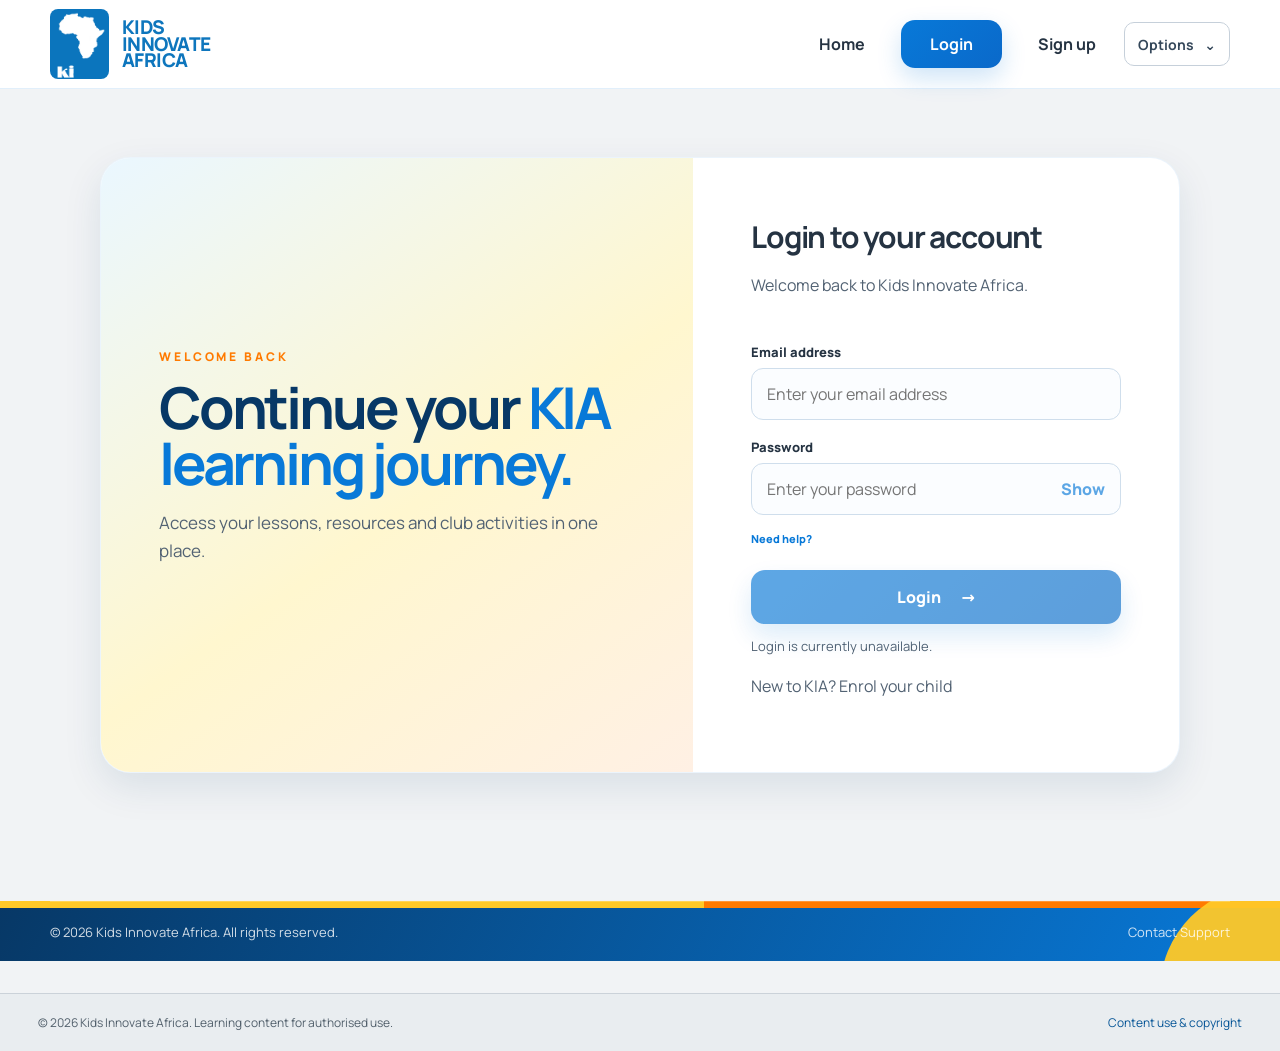
<file: schedule.html>
<!doctype html>
<html lang="en" class="preview-loading">
  <head>
    <meta name="referrer" content="no-referrer" />
    <meta
      http-equiv="Content-Security-Policy"
      content="default-src 'self'; script-src 'self'; style-src 'self' 'unsafe-inline'; img-src 'self' blob: data: https:; media-src 'self' blob: https:; frame-src https: blob:; connect-src 'self' https:; object-src 'none'; base-uri 'none'; form-action 'none'"
    />
    <script src="portal-security.js" defer></script>

    <meta charset="UTF-8" />
    <meta name="viewport" content="width=device-width, initial-scale=1.0" />
    <meta
      name="description"
      content="View your club's Robotics sessions and class changes with Kids Innovate Africa."
    />
    <title>My Schedule | Kids Innovate Africa</title>
    <link rel="icon" href="Assets/kia-mark.png" type="image/png" />
    <link rel="stylesheet" href="learning.css" />
    <link rel="stylesheet" href="schedule.css" />
    <link rel="stylesheet" href="accounts.css" />
    <script src="portal-store.js" defer></script>
    <script src="release-preview.js" defer></script>
    <script src="learning-data.js" defer></script>
    <script src="club-schedule-data.js" defer></script>
    <script src="admin-data.js" defer></script>
    <script src="designer-context.js" defer></script>
    <script src="lms-data.js" defer></script>
    <script src="learner-preview.js" defer></script>
    <script src="learner-announcements.js" defer></script>
    <script src="schedule.js" defer></script>
    <script src="achievements.js" defer></script>
    <script src="script.js" defer></script>
    <link rel="stylesheet" href="lms-features.css" />

    <link rel="stylesheet" href="schedule-page.css" />
      <link rel="stylesheet" href="portal-refresh.css" />
    <link rel="stylesheet" href="learner-visual.css" />
    <script src="portal-refresh.js" defer></script>
    <script src="learner-navigation.js" defer></script>
  </head>
  <body class="learner-portal">
    <svg class="svg-library" aria-hidden="true" xmlns="http://www.w3.org/2000/svg">
      <symbol id="i-home" viewBox="0 0 24 24">
        <path d="m3 10 9-7 9 7M5 9v11h5v-6h4v6h5V9" />
      </symbol>
      <symbol id="i-book" viewBox="0 0 24 24">
        <path
          d="M12 5v15M3 4h5a4 4 0 0 1 4 2 4 4 0 0 1 4-2h5v15h-5a4 4 0 0 0-4 2 4 4 0 0 0-4-2H3Z"
        />
      </symbol>
      <symbol id="i-calendar" viewBox="0 0 24 24">
        <rect x="3" y="5" width="18" height="16" rx="3" />
        <path d="M8 3v4m8-4v4M3 10h18M8 14h2m4 0h2m-8 3h2" />
      </symbol>
      <symbol id="i-arrow" viewBox="0 0 24 24"><path d="M4 12h16m-6-6 6 6-6 6" /></symbol>
      <symbol id="i-chevron" viewBox="0 0 24 24"><path d="m8 4 8 8-8 8" /></symbol>
      <symbol id="i-check" viewBox="0 0 24 24"><path d="m5 12 4 4L19 6" /></symbol>
      <symbol id="i-clock" viewBox="0 0 24 24">
        <circle cx="12" cy="12" r="9" />
        <path d="M12 7v5l3 2" />
      </symbol>
      <symbol id="i-pin" viewBox="0 0 24 24">
        <path d="M19 10c0 5-7 11-7 11S5 15 5 10a7 7 0 0 1 14 0Z" />
        <circle cx="12" cy="10" r="2" />
      </symbol>
      <symbol id="i-bell" viewBox="0 0 24 24">
        <path d="M18 8a6 6 0 0 0-12 0c0 8-3 8-3 10h18c0-2-3-2-3-10ZM10 21h4" />
      </symbol>
      <symbol id="i-exit" viewBox="0 0 24 24">
        <path d="M10 4H4v16h6m-1-8h12m-4-4 4 4-4 4" />
      </symbol>
      <symbol id="i-play" viewBox="0 0 24 24"><path d="m8 5 11 7-11 7Z" /></symbol>
      <symbol id="i-layers" viewBox="0 0 24 24">
        <path d="m12 3 10 5-10 5L2 8Zm-9 9 9 5 9-5M3 16l9 5 9-5" />
      </symbol>
      <symbol id="i-quiz" viewBox="0 0 24 24">
        <path d="M9 4H5v17h14V4h-4" />
        <rect x="9" y="2" width="6" height="5" rx="1" />
        <path d="m8 13 3 3 5-5" />
      </symbol>
      <symbol id="i-chart" viewBox="0 0 24 24"><path d="M4 3v18h17M8 16v-4m5 4V8m5 8V5" /></symbol>
      <symbol id="i-eye" viewBox="0 0 24 24">
        <path d="M2 12s4-7 10-7 10 7 10 7-4 7-10 7S2 12 2 12Z" />
        <circle cx="12" cy="12" r="3" />
      </symbol>
      <symbol id="i-file" viewBox="0 0 24 24">
        <path d="M14 2H5v20h14V7Zm0 0v6h5M8 12h8m-8 4h6" />
      </symbol>
      <symbol id="i-image" viewBox="0 0 24 24">
        <rect x="3" y="3" width="18" height="18" rx="3" />
        <circle cx="8" cy="8" r="1.5" />
        <path d="m3 17 6-5 4 4 3-3 5 4" />
      </symbol>
      <symbol id="i-link" viewBox="0 0 24 24">
        <path d="m9 15 6-6M9 7l3-3a5 5 0 0 1 8 8l-3 3M7 9l-3 3a5 5 0 0 0 8 8l3-3" />
      </symbol>
      <symbol id="i-help" viewBox="0 0 24 24">
        <circle cx="12" cy="12" r="9" />
        <path d="M9 9a3 3 0 1 1 5 2c-2 1-2 2-2 3m0 3h.01" />
      </symbol>
      <symbol id="i-close" viewBox="0 0 24 24"><path d="m6 6 12 12M6 18 18 6" /></symbol>
      <symbol id="i-robot" viewBox="0 0 24 24">
        <rect x="4" y="7" width="16" height="14" rx="4" />
        <path d="M12 3v4M2 12v5m20-5v5M9 17h6m-7-6v2m8-2v2" />
        <circle cx="12" cy="3" r="1" />
      </symbol>
<symbol id="i-lock" viewBox="0 0 24 24"><rect x="5" y="10" width="14" height="11" rx="2"/><path d="M8 10V7a4 4 0 0 1 8 0v3"/></symbol><symbol id="i-star" viewBox="0 0 24 24"><path d="m12 3 2.8 5.7 6.2.9-4.5 4.4 1.1 6.2-5.6-3-5.6 3 1.1-6.2L3 9.6l6.2-.9Z" /></symbol>
    </svg>
    <a class="skip-link" href="#main">Skip to schedule</a>
    <header class="topbar">
      <div class="header-inner">
        <a class="brand" href="student.html" aria-label="Kids Innovate Africa learner home">
          <img src="Assets/kia-mark.png" alt="" width="36" height="48" />
          <span>KIDS<br />INNOVATE<br />AFRICA</span>
        </a>
        <nav class="primary-nav" aria-label="Learner navigation">
          <a href="student.html"
            ><svg class="icon"><use href="#i-home" /></svg><span>Home</span></a
          >
          <a href="my-learning.html"
            ><svg class="icon"><use href="#i-book" /></svg><span>My Learning</span></a
          >
          <a href="schedule.html" aria-current="page"
            ><svg class="icon"><use href="#i-calendar" /></svg><span>Schedule</span></a
          >
          <a href="achievements.html"><svg class="icon" aria-hidden="true"><use href="#i-star" /></svg><span>Achievements</span></a>
        </nav>
        <div class="account">
          <div class="notification-wrap">
            <button
              class="icon-button notification-button"
              id="notification-button"
              aria-label="Club notifications"
              aria-expanded="false"
              aria-controls="notifications"
            >
              <svg class="icon"><use href="#i-bell" /></svg><span class="notification-dot"></span>
            </button>
            <section
              id="notifications"
              class="notification-popover"
              aria-label="Club notifications"
              hidden
            >
              <strong>Your club update</strong>
              <p>Your Robotics class on Friday, 9 October now starts at 16:00.</p>
              <a href="schedule.html?session=club-2026-10-09"
                >See class change <svg class="icon"><use href="#i-arrow" /></svg
              ></a>
            </section>
          </div>
          <span class="avatar" aria-hidden="true">S</span>
          <div class="account-name"><strong>Sean</strong><small>Learner</small></div>
          <a class="logout" href="login.html" aria-label="Exit"
            ><svg class="icon"><use href="#i-exit" /></svg><span>Exit</span></a
          >
        </div>
      </div>
    </header>
    <main id="main" class="page schedule-page">
      <div class="page-heading">
        <div>
          <p class="eyebrow">YOUR CLUB, YOUR NEXT DISCOVERY</p>
          <h1>My Schedule<span>.</span></h1>
          <p class="page-intro">Tap a date.</p>
        </div>
        <span class="club-label"
          ><svg class="icon"><use href="#i-pin" /></svg>Parklands Club</span
        >
      </div>
      <div class="schedule-layout">
        <div class="calendar-column">
          <section class="calendar-card" aria-label="Club calendar">
            <div class="calendar-toolbar">
              <div class="month-navigation">
                <button id="previous-month" class="month-arrow" aria-label="Previous month">
                  <svg class="icon"><use href="#i-chevron" /></svg>
                </button>
                <h2 id="month-heading" aria-live="polite">October 2026</h2>
                <button id="next-month" class="month-arrow" aria-label="Next month">
                  <svg class="icon"><use href="#i-chevron" /></svg>
                </button>
              </div>
              <div class="view-switch" role="tablist" aria-label="Schedule view">
                <button
                  id="view-month"
                  role="tab"
                  aria-selected="true"
                  aria-controls="month-panel"
                  tabindex="0"
                >
                  Calendar</button
                ><button
                  id="view-list"
                  role="tab"
                  aria-selected="false"
                  aria-controls="list-panel"
                  tabindex="-1"
                >
                  Sessions
                </button>
              </div>
            </div>
            <div class="calendar-legend">
              <span><i class="legend-dot blue-dot"></i>Club session</span
              ><span><i class="legend-dot amber-dot"></i>Class change</span>
            </div>
            <div id="month-panel" role="tabpanel" aria-labelledby="view-month">
              <div class="calendar-table-wrap">
                <table class="calendar-table">
                  <caption id="calendar-caption" class="sr-only">
                    October 2026 club sessions
                  </caption>
                  <thead>
                    <tr>
                      <th scope="col"><abbr title="Monday">MON</abbr></th>
                      <th scope="col"><abbr title="Tuesday">TUE</abbr></th>
                      <th scope="col"><abbr title="Wednesday">WED</abbr></th>
                      <th scope="col"><abbr title="Thursday">THU</abbr></th>
                      <th scope="col"><abbr title="Friday">FRI</abbr></th>
                      <th scope="col"><abbr title="Saturday">SAT</abbr></th>
                      <th scope="col"><abbr title="Sunday">SUN</abbr></th>
                    </tr>
                  </thead>
                  <tbody id="calendar-days"></tbody>
                </table>
              </div>
              <p class="mobile-calendar-tip">Tap a date.</p>
            </div>
            <div id="list-panel" role="tabpanel" aria-labelledby="view-list" hidden>
              <div id="month-session-list"></div>
            </div>
            <noscript
              ><p class="calendar-empty">
                Enable JavaScript to view the interactive club calendar.
              </p></noscript
            >
          </section>
          
        </div>
        <aside class="schedule-aside" aria-label="Session details and class changes">
          <section class="schedule-session-card" aria-live="polite" aria-atomic="true">
            <div class="schedule-card-heading">
              <h2 id="session-card-title">Next class</h2>
              <span class="live-dot" aria-hidden="true"></span>
            </div>
            <img class="visual-session-art" src="Assets/learner/calendar.svg" alt="" /><div id="selected-session"></div>
          </section>
          
          <a class="visual-help" href="signup.html#contact">Need help?</a>
        </aside>
      </div>
      <footer class="page-footer">
        <span
          >Kids Innovate Africa <span class="footer-separator">/</span> Build. Code. Create.</span
        >
      </footer>
    </main>
    <dialog id="session-dialog" aria-labelledby="session-dialog-title">
      <div class="dialog-header">
        <div>
          <p class="eyebrow">PARKLANDS CLUB · IN PERSON</p>
          <h2 id="session-dialog-title">Robotics class</h2>
        </div>
        <button class="icon-button dialog-close" aria-label="Close session details">
          <svg class="icon"><use href="#i-close" /></svg>
        </button>
      </div>
      <div id="session-dialog-content" class="dialog-content"></div>
    </dialog>
  </body>
</html>
</file>
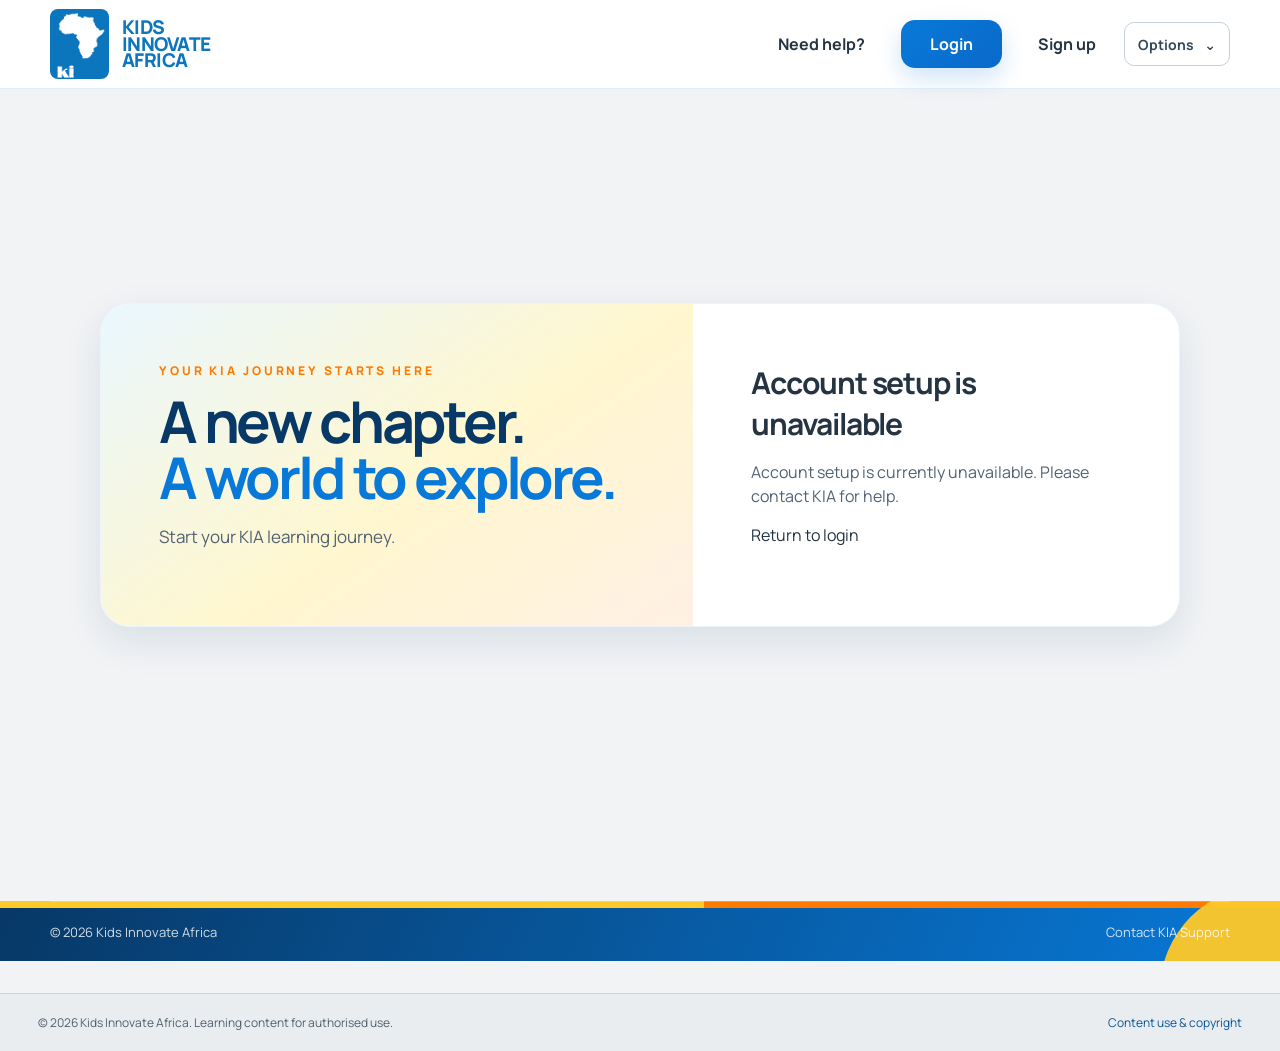
<file: set-password.html>
<!doctype html>
<html lang="en">
  <head>
    <meta name="referrer" content="no-referrer" />
    <meta
      http-equiv="Content-Security-Policy"
      content="default-src 'self'; script-src 'self'; style-src 'self' 'unsafe-inline'; img-src 'self' blob: data: https:; media-src 'self' blob: https:; frame-src https: blob:; connect-src https:; object-src 'none'; base-uri 'none'; form-action 'none'"
    />
    <script src="portal-security.js" defer></script>
    <meta charset="UTF-8" />
    <meta name="viewport" content="width=device-width,initial-scale=1" />
    <title>Create your password | Kids Innovate Africa</title>
    <link rel="icon" href="Assets/kia-mark.png" />
    <link rel="stylesheet" href="styles.css" />
    <link rel="stylesheet" href="accounts.css" />
      <link rel="stylesheet" href="portal-refresh.css" />
    <script src="portal-refresh.js" defer></script>
  </head>
  <body class="login-body" data-account-page="setup">
    <header class="site-header">
      <div class="container header-inner">
        <a class="brand" href="index.html"
          ><img src="Assets/kia-mark.png" class="brand-mark" alt="KIA Africa logo" />
          <div class="brand-copy"><span>KIDS</span><span>INNOVATE</span><span>AFRICA</span></div></a
        >
        <nav class="desktop-nav">
          <a href="signup.html#contact">Need help?</a><a class="nav-login" href="login.html">Login</a>
        <a href="signup.html">Sign up</a></nav>
      </div>
    </header>
    <main class="login-main">
      <div class="login-shell">
        <section class="login-message">
          <p class="eyebrow">YOUR KIA JOURNEY STARTS HERE</p>
          <h1>A new chapter.<br /><span>A world to explore.</span></h1>
          <p>Start your KIA learning journey.</p>
        </section>
        <section class="login-panel" id="account-screen"><h2>Account setup is unavailable</h2><p>Account setup is currently unavailable. Please contact KIA for help.</p><a href="login.html">Return to login</a></section>
      </div>
    </main>
    <footer class="site-footer simple-footer">
      <div class="container footer-bottom">
        <span>© 2026 Kids Innovate Africa</span><a href="signup.html#contact">Contact KIA Support</a>
      </div>
    </footer>
    <script src="script.js" defer></script>
  </body>
</html>
</file>
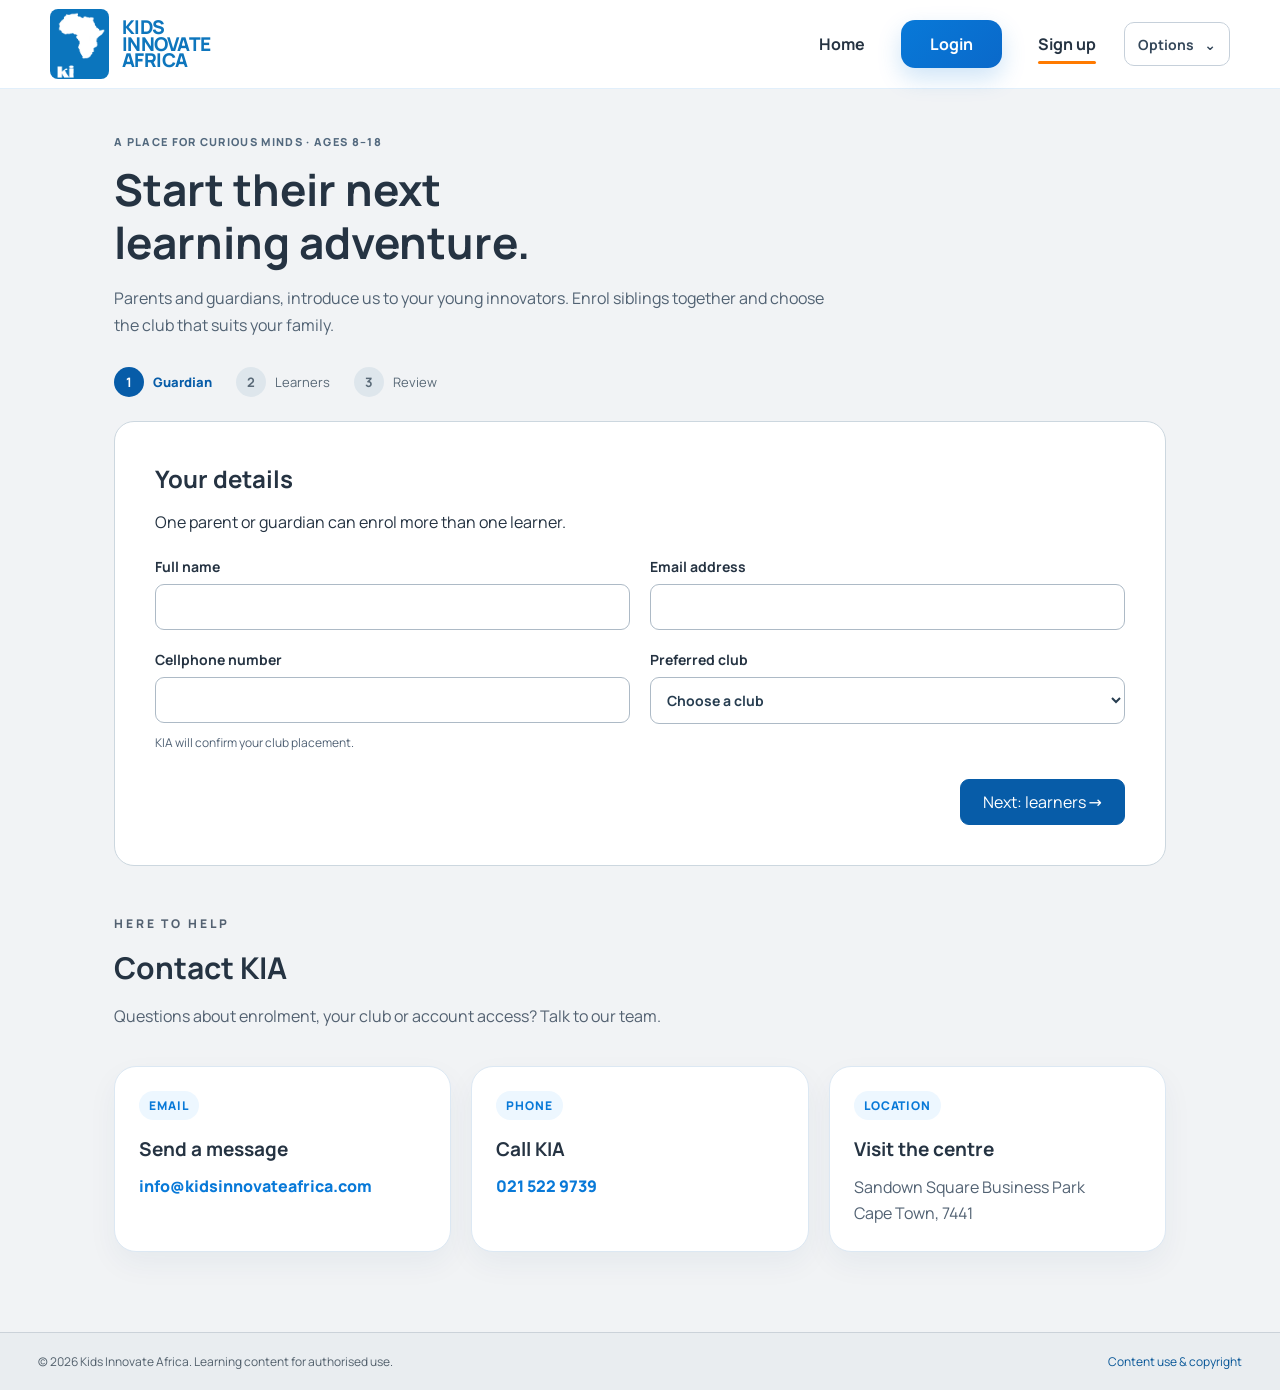
<file: signup.html>
<!doctype html><html lang="en"><head><meta charset="utf-8"><meta name="viewport" content="width=device-width,initial-scale=1"><meta name="referrer" content="no-referrer"><meta http-equiv="Content-Security-Policy" content="default-src 'self'; script-src 'self'; style-src 'self' 'unsafe-inline'; img-src 'self' data:; object-src 'none'; base-uri 'none'; form-action 'none'"><title>Sign up | Kids Innovate Africa</title><link rel="icon" href="Assets/kia-mark.png"><link rel="stylesheet" href="styles.css"><link rel="stylesheet" href="portal-refresh.css"><script src="portal-refresh.js" defer></script><script src="script.js" defer></script><script src="signup.js" defer></script></head><body><header class="site-header">
      <div class="container header-inner">
        <a class="brand" href="index.html" aria-label="Kids Innovate Africa Learning Portal home">
          <img src="Assets/kia-mark.png" alt="KIA Africa logo" class="brand-mark" />
          <div class="brand-copy" aria-hidden="true">
            <span>KIDS</span>
            <span>INNOVATE</span>
            <span>AFRICA</span>
          </div>
        </a>

        <nav class="desktop-nav" aria-label="Primary navigation">
          <a href="index.html">Home</a>
          <a class="nav-login" href="login.html">Login</a>
        <a class="active" aria-current="page" href="signup.html">Sign up</a></nav>

        <button
          class="menu-button"
          type="button"
          aria-label="Open menu"
          aria-expanded="false"
          aria-controls="mobile-nav"
        >
          <span></span><span></span><span></span>
        </button>
      </div>
      <nav id="mobile-nav" class="mobile-nav" aria-label="Mobile navigation">
        <a href="index.html">Home</a>
        <a href="login.html">Login</a>
      <a class="active" aria-current="page" href="signup.html">Sign up</a></nav>
    </header><main class="enrol-main" id="main-content"><div class="enrol-header"><span class="refresh-label">A place for curious minds · Ages 8–18</span><h1>Start their next<br>learning adventure.</h1><p>Parents and guardians, introduce us to your young innovators. Enrol siblings together and choose the club that suits your family.</p></div><ol class="enrol-steps" aria-label="Enrolment progress"><li aria-current="step"><b>1</b>Guardian</li><li><b>2</b>Learners</li><li><b>3</b>Review</li></ol><form id="enrol-form" class="enrol-panel" novalidate>
<section data-step="0"><h2>Your details</h2><p>One parent or guardian can enrol more than one learner.</p><div class="enrol-fields"><label>Full name<input name="guardian-name" required maxlength="120" autocomplete="name"></label><label>Email address<input name="guardian-email" type="email" required maxlength="254" autocomplete="email"></label><label>Cellphone number<input name="guardian-phone" type="tel" required minlength="10" maxlength="20" pattern="[+0-9 ()-]{10,20}" autocomplete="tel"></label><label>Preferred club<select name="club" required><option value="">Choose a club</option><option>Parklands Club</option><option>Table View Club</option><option>Durbanville Club</option><option>Bellville Club</option><option>Please help me choose</option></select></label></div><p class="release-date">KIA will confirm your club placement.</p><div class="enrol-actions"><button type="button" class="primary" data-next>Next: learners →</button></div></section>
<section data-step="1" hidden><h2>Meet your learners</h2><p>Add each child separately. Your guardian email can be linked to all of them.</p><div id="children"></div><button type="button" data-add-child>+ Add another learner</button><div class="enrol-actions"><button type="button" data-back>Back</button><button type="button" class="primary" data-next>Review details →</button></div></section>
<section data-step="2" hidden><h2>Check your details</h2><p>Go back if you need to change anything.</p><div id="enrol-review" class="enrol-review"></div><label class="enrol-consent"><input type="checkbox" name="guardian-confirm" required><span>I confirm that I am the parent or authorised guardian of the learners listed.</span></label><label class="enrol-consent"><input type="checkbox" name="use-confirm" required><span>I have read the <a href="content-use.html" target="_blank" rel="noopener">content-use notice (opens a new tab)</a>. Course materials are for authorised learning.</span></label><div class="enrol-actions"><button type="button" data-back>Back</button><button type="submit" class="primary">Continue</button></div><p id="enrol-result" class="preview-note" role="status" tabindex="-1" hidden></p></section></form>
<section id="contact" class="enrol-contact" aria-labelledby="contact-heading">
  <p class="eyebrow">HERE TO HELP</p><h2 id="contact-heading">Contact KIA</h2>
  <p>Questions about enrolment, your club or account access? Talk to our team.</p>
  <div class="contact-grid">
    <article class="contact-card"><span class="contact-kicker">Email</span><h3>Send a message</h3><a href="mailto:info@kidsinnovateafrica.com">info@kidsinnovateafrica.com</a></article>
    <article class="contact-card"><span class="contact-kicker">Phone</span><h3>Call KIA</h3><a href="tel:+27215229739">021 522 9739</a></article>
    <article class="contact-card"><span class="contact-kicker">Location</span><h3>Visit the centre</h3><p>Sandown Square Business Park<br>Cape Town, 7441</p></article>
  </div>
</section></main></body></html>
</file>
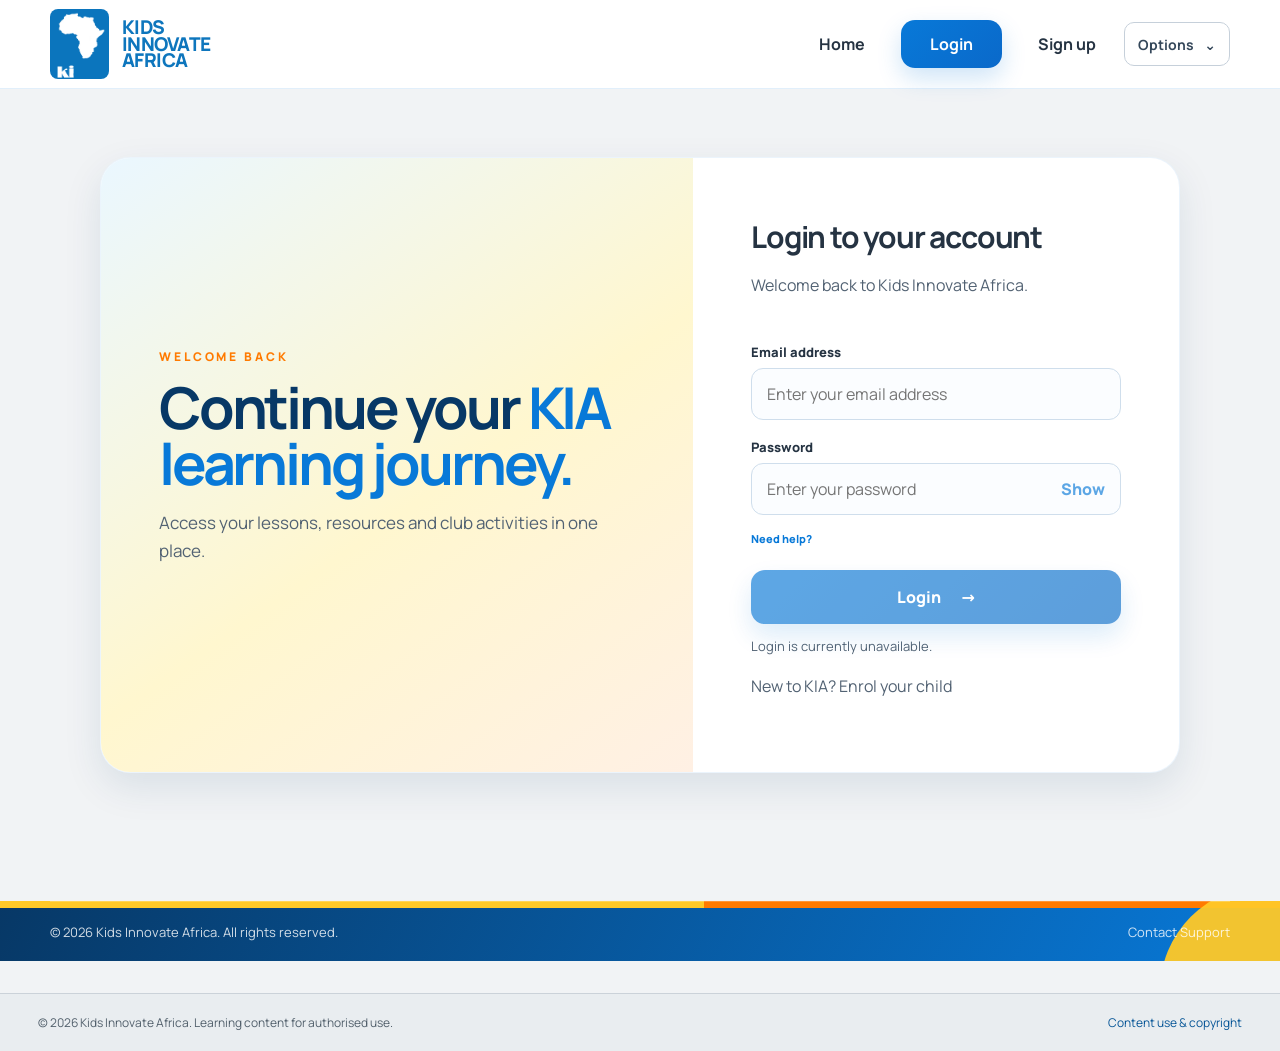
<file: student.html>
<!doctype html>
<html lang="en" class="preview-loading">
  <head>
    <meta name="referrer" content="no-referrer" />
    <meta
      http-equiv="Content-Security-Policy"
      content="default-src 'self'; script-src 'self' 'wasm-unsafe-eval'; style-src 'self' 'unsafe-inline'; img-src 'self' blob: data: https:; media-src 'self' blob: https:; frame-src https: blob:; connect-src 'self' https:; object-src 'none'; base-uri 'none'; form-action 'none'"
    />
    <script src="portal-security.js" defer></script>

    <meta charset="UTF-8" />
    <meta name="viewport" content="width=device-width, initial-scale=1.0" />
    <link rel="icon" href="Assets/kia-mark.png" type="image/png" />
    <link rel="stylesheet" href="learning.css" />
    <title>Learner Home | KIA Learning Portal</title>

    <link rel="stylesheet" href="accounts.css" />
    <script src="portal-store.js" defer></script>
    <script src="release-preview.js" defer></script>
    <script src="learning-data.js" defer></script>
    <script src="club-schedule-data.js" defer></script>
    <script src="admin-data.js" defer></script>
    <script src="designer-context.js" defer></script>
    <script src="lms-data.js" defer></script>
    <script src="pdf-viewer.js" defer></script>
    <script src="rich-content.js" defer></script>
    <script src="lesson-player.js" defer></script>
    <script src="learner-preview.js" defer></script>
    <script src="learner-announcements.js" defer></script>
    <script src="learning-home.js" defer></script>
    <script src="achievements.js" defer></script>
    <script src="script.js" defer></script>
    <link rel="stylesheet" href="lms-features.css" />
    <link rel="stylesheet" href="frontend-features.css" />

    <link rel="stylesheet" href="student-page.css" />
      <link rel="stylesheet" href="portal-refresh.css" />
    <link rel="stylesheet" href="learner-visual.css" />
    <script src="portal-refresh.js" defer></script>
    <script src="learner-navigation.js" defer></script>
  </head>

  <body class="learner-portal learner-home">
    <svg class="svg-library" aria-hidden="true" xmlns="http://www.w3.org/2000/svg">
      <symbol id="i-home" viewBox="0 0 24 24">
        <path d="m3 10 9-7 9 7M5 9v11h5v-6h4v6h5V9" />
      </symbol>
      <symbol id="i-book" viewBox="0 0 24 24">
        <path
          d="M12 5v15M3 4h5a4 4 0 0 1 4 2 4 4 0 0 1 4-2h5v15h-5a4 4 0 0 0-4 2 4 4 0 0 0-4-2H3Z"
        />
      </symbol>
      <symbol id="i-calendar" viewBox="0 0 24 24">
        <rect x="3" y="5" width="18" height="16" rx="3" />
        <path d="M8 3v4m8-4v4M3 10h18M8 14h2m4 0h2m-8 3h2" />
      </symbol>
      <symbol id="i-arrow" viewBox="0 0 24 24"><path d="M4 12h16m-6-6 6 6-6 6" /></symbol>
      <symbol id="i-chevron" viewBox="0 0 24 24"><path d="m8 4 8 8-8 8" /></symbol>
      <symbol id="i-check" viewBox="0 0 24 24"><path d="m5 12 4 4L19 6" /></symbol>
      <symbol id="i-clock" viewBox="0 0 24 24">
        <circle cx="12" cy="12" r="9" />
        <path d="M12 7v5l3 2" />
      </symbol>
      <symbol id="i-pin" viewBox="0 0 24 24">
        <path d="M19 10c0 5-7 11-7 11S5 15 5 10a7 7 0 0 1 14 0Z" />
        <circle cx="12" cy="10" r="2" />
      </symbol>
      <symbol id="i-bell" viewBox="0 0 24 24">
        <path d="M18 8a6 6 0 0 0-12 0c0 8-3 8-3 10h18c0-2-3-2-3-10ZM10 21h4" />
      </symbol>
      <symbol id="i-exit" viewBox="0 0 24 24">
        <path d="M10 4H4v16h6m-1-8h12m-4-4 4 4-4 4" />
      </symbol>
      <symbol id="i-play" viewBox="0 0 24 24"><path d="m8 5 11 7-11 7Z" /></symbol>
      <symbol id="i-layers" viewBox="0 0 24 24">
        <path d="m12 3 10 5-10 5L2 8Zm-9 9 9 5 9-5M3 16l9 5 9-5" />
      </symbol>
      <symbol id="i-quiz" viewBox="0 0 24 24">
        <path d="M9 4H5v17h14V4h-4" />
        <rect x="9" y="2" width="6" height="5" rx="1" />
        <path d="m8 13 3 3 5-5" />
      </symbol>
      <symbol id="i-chart" viewBox="0 0 24 24"><path d="M4 3v18h17M8 16v-4m5 4V8m5 8V5" /></symbol>
      <symbol id="i-eye" viewBox="0 0 24 24">
        <path d="M2 12s4-7 10-7 10 7 10 7-4 7-10 7S2 12 2 12Z" />
        <circle cx="12" cy="12" r="3" />
      </symbol>
      <symbol id="i-file" viewBox="0 0 24 24">
        <path d="M14 2H5v20h14V7Zm0 0v6h5M8 12h8m-8 4h6" />
      </symbol>
      <symbol id="i-image" viewBox="0 0 24 24">
        <rect x="3" y="3" width="18" height="18" rx="3" />
        <circle cx="8" cy="8" r="1.5" />
        <path d="m3 17 6-5 4 4 3-3 5 4" />
      </symbol>
      <symbol id="i-link" viewBox="0 0 24 24">
        <path d="m9 15 6-6M9 7l3-3a5 5 0 0 1 8 8l-3 3M7 9l-3 3a5 5 0 0 0 8 8l3-3" />
      </symbol>
      <symbol id="i-help" viewBox="0 0 24 24">
        <circle cx="12" cy="12" r="9" />
        <path d="M9 9a3 3 0 1 1 5 2c-2 1-2 2-2 3m0 3h.01" />
      </symbol>
      <symbol id="i-close" viewBox="0 0 24 24"><path d="m6 6 12 12M6 18 18 6" /></symbol>
      <symbol id="i-robot" viewBox="0 0 24 24">
        <rect x="4" y="7" width="16" height="14" rx="4" />
        <path d="M12 3v4M2 12v5m20-5v5M9 17h6m-7-6v2m8-2v2" />
        <circle cx="12" cy="3" r="1" />
      </symbol>
    <symbol id="i-lock" viewBox="0 0 24 24"><rect x="5" y="10" width="14" height="11" rx="2"/><path d="M8 10V7a4 4 0 0 1 8 0v3"/></symbol><symbol id="i-star" viewBox="0 0 24 24"><path d="m12 3 2.8 5.7 6.2.9-4.5 4.4 1.1 6.2-5.6-3-5.6 3 1.1-6.2L3 9.6l6.2-.9Z" /></symbol></svg>
    <a class="skip-link" href="#main">Skip to learning</a>
    <header class="topbar">
      <div class="header-inner">
        <a class="brand" href="student.html" aria-label="Kids Innovate Africa learner home">
          <img src="Assets/kia-mark.png" alt="" width="36" height="48" />
          <span>KIDS<br />INNOVATE<br />AFRICA</span>
        </a>
        <nav class="primary-nav" aria-label="Learner navigation">
          <a href="student.html" aria-current="page"
            ><svg class="icon"><use href="#i-home" /></svg><span>Home</span></a
          >
          <a href="my-learning.html"
            ><svg class="icon"><use href="#i-book" /></svg><span>My Learning</span></a
          >
          <a href="schedule.html"
            ><svg class="icon"><use href="#i-calendar" /></svg><span>Schedule</span></a
          >
          <a href="achievements.html"><svg class="icon" aria-hidden="true"><use href="#i-star" /></svg><span>Achievements</span></a>
        </nav>
        <div class="account">
          <div class="notification-wrap">
            <button
              class="icon-button notification-button"
              id="notification-button"
              aria-label="Club notifications"
              aria-expanded="false"
              aria-controls="notifications"
            >
              <svg class="icon"><use href="#i-bell" /></svg><span class="notification-dot"></span>
            </button>
            <section
              id="notifications"
              class="notification-popover"
              aria-label="Club notifications"
              hidden
            >
              <strong>Your club update</strong>
              <p>Your Robotics class on Friday, 9 October now starts at 16:00.</p>
              <a href="schedule.html?session=club-2026-10-09"
                >See class change <svg class="icon"><use href="#i-arrow" /></svg
              ></a>
            </section>
          </div>
          <span class="avatar" aria-hidden="true">S</span>
          <div class="account-name"><strong>Sean</strong><small>Learner</small></div>
          <a class="logout" href="login.html" aria-label="Exit"
            ><svg class="icon"><use href="#i-exit" /></svg><span>Exit</span></a
          >
        </div>
      </div>
    </header>
    <main id="main" class="page">
      <div class="page-heading"><div><h1>Hi, <span data-home-name>Sean</span>!</h1><p class="page-intro">What will you explore?</p></div><span class="club-label">Parklands Club</span></div>
      <section class="home-next" aria-labelledby="home-next-title"><div class="home-next-copy"><span class="home-course-label" data-home-course>Robotics</span><h2 id="home-next-title">Ready to build?</h2><p data-home-context></p><a class="button primary" data-home-resume href="my-learning.html"><svg class="icon" aria-hidden="true"><use href="#i-play" /></svg><span>Let’s go</span><svg class="icon" aria-hidden="true"><use href="#i-arrow" /></svg></a></div><div class="home-next-art"><img src="Assets/learner/robot.svg" alt="" /></div></section>
      <nav class="visual-destinations" aria-label="Choose your next activity">
        <a class="destination-card" href="my-learning.html"><img src="Assets/learner/build.svg" alt="" /><span><strong>My Learning</strong><svg class="icon" aria-hidden="true"><use href="#i-arrow" /></svg></span></a>
        <a class="destination-card" href="schedule.html"><img src="Assets/learner/calendar.svg" alt="" /><span><strong>Schedule</strong><svg class="icon" aria-hidden="true"><use href="#i-arrow" /></svg></span><small data-home-session>Next class</small></a>
        <a class="destination-card" href="achievements.html"><img src="Assets/learner/badge-star.svg" alt="" /><span><strong>Achievements</strong><svg class="icon" aria-hidden="true"><use href="#i-arrow" /></svg></span></a>
      </nav>
      <div class="visual-home-progress"><section class="visual-progress-card" aria-label="Course progress"><div><svg class="icon" aria-hidden="true"><use href="#i-check" /></svg><strong data-home-completed>12 / 32</strong><span>lessons done</span></div><div class="progress-track" role="progressbar" aria-label="Course progress" aria-valuemin="0" aria-valuemax="100" aria-valuenow="38"><span data-home-progress></span></div></section><section id="reward-summary" class="rewards-banner" aria-label="Your points"></section></div>
      <div id="home-notices"></div>
      <a class="visual-help" href="signup.html#contact"><svg class="icon" aria-hidden="true"><use href="#i-help" /></svg>Need help?</a>
    </main>
  </body>
</html>
</file>
<file: styles.css>
@font-face {
  font-family: Manrope;
  font-style: normal;
  font-weight: 200 800;
  font-display: swap;
  src: url('Assets/manrope-latin.woff2') format('woff2');
}
:root {
  --blue: #0879d8;
  --blue-dark: #063865;
  --blue-deep: #0b2f55;
  --blue-soft: #edf7ff;
  --yellow: #ffc928;
  --yellow-soft: #fff8dc;
  --orange: #ff7a00;
  --orange-soft: #fff0e4;
  --text: #0b2442;
  --muted: #5f7189;
  --line: #dce8f3;
  --white: #ffffff;
  --page: #fbfdff;
  --shadow: 0 14px 38px rgba(6, 56, 101, 0.1);
  --radius-lg: 28px;
  --radius-md: 22px;
}

* {
  box-sizing: border-box;
}
html {
  scroll-behavior: smooth;
}
body {
  margin: 0;
  font-family: 'Manrope', system-ui, sans-serif;
  color: var(--text);
  background: var(--page);
  -webkit-font-smoothing: antialiased;
}
a {
  color: inherit;
  text-decoration: none;
}
img {
  max-width: 100%;
  display: block;
}
button,
input {
  font: inherit;
}
.container {
  width: min(1180px, calc(100% - 48px));
  margin-inline: auto;
}
.sr-only {
  position: absolute;
  width: 1px;
  height: 1px;
  padding: 0;
  margin: -1px;
  overflow: hidden;
  clip: rect(0, 0, 0, 0);
  white-space: nowrap;
  border: 0;
}

.site-header {
  position: sticky;
  top: 0;
  z-index: 20;
  background: rgba(255, 255, 255, 0.96);
  border-bottom: 1px solid rgba(8, 121, 216, 0.12);
  backdrop-filter: blur(16px);
}
.header-inner {
  min-height: 88px;
  display: flex;
  align-items: center;
  justify-content: space-between;
  gap: 28px;
}
.brand {
  display: inline-flex;
  align-items: center;
  gap: 13px;
  min-width: 0;
}
.brand-mark {
  width: 59px;
  height: 70px;
  object-fit: cover;
  border-radius: 8px;
}
.brand-copy {
  display: grid;
  line-height: 0.88;
  font-weight: 800;
  font-size: 19px;
  color: #0e76bd;
  letter-spacing: -0.03em;
}
.desktop-nav {
  display: flex;
  align-items: center;
  gap: 36px;
  font-weight: 700;
}
.desktop-nav a:not(.nav-login) {
  position: relative;
  padding: 12px 0;
}
.desktop-nav a:not(.nav-login)::after {
  content: '';
  position: absolute;
  left: 0;
  right: 0;
  bottom: 3px;
  height: 3px;
  background: var(--blue);
  transform: scaleX(0);
  border-radius: 10px;
  transition: 0.2s ease;
}
.desktop-nav a.active::after,
.desktop-nav a:hover::after {
  transform: scaleX(1);
}
.nav-login {
  color: white;
  background: var(--blue);
  padding: 13px 29px;
  border-radius: 14px;
  box-shadow: 0 10px 22px rgba(8, 121, 216, 0.18);
}
.menu-button {
  display: none;
  width: 44px;
  height: 44px;
  border: 0;
  background: transparent;
  padding: 7px;
  cursor: pointer;
}
.menu-button span {
  display: block;
  height: 3px;
  background: var(--blue);
  margin: 6px 0;
  border-radius: 10px;
  transition: 0.2s;
}
.mobile-nav {
  display: none;
}

.hero {
  position: relative;
  overflow: hidden;
  padding: 50px 0 18px;
  background: linear-gradient(110deg, #fff 0%, #fff 60%, #f6fbff 100%);
}
.hero-grid {
  display: grid;
  grid-template-columns: 1.04fr 0.96fr;
  align-items: center;
  gap: 68px;
  min-height: 430px;
}
.eyebrow {
  margin: 0 0 14px;
  color: var(--blue);
  font-size: 13px;
  font-weight: 800;
  letter-spacing: 0.24em;
}
.hero h1,
.page-hero h1,
.login-message h1 {
  margin: 0;
  font-size: clamp(42px, 5.5vw, 72px);
  line-height: 0.98;
  letter-spacing: -0.055em;
  color: var(--blue-dark);
}
.hero h1 span,
.page-hero h1 span,
.login-message h1 span {
  color: var(--blue);
}
.hero-text {
  max-width: 610px;
  font-size: 20px;
  line-height: 1.55;
  color: var(--muted);
  margin: 24px 0 0;
}
.hero-actions {
  display: flex;
  flex-wrap: wrap;
  gap: 16px;
  margin-top: 28px;
}
.button {
  min-height: 54px;
  display: inline-flex;
  align-items: center;
  justify-content: center;
  gap: 20px;
  padding: 0 30px;
  border-radius: 14px;
  font-weight: 800;
  border: 2px solid transparent;
  transition:
    transform 0.18s ease,
    box-shadow 0.18s ease,
    background 0.18s ease;
  cursor: pointer;
}
.button:hover {
  transform: translateY(-2px);
}
.button-primary {
  background: linear-gradient(135deg, var(--blue), #056bce);
  color: white;
  box-shadow: 0 12px 26px rgba(8, 121, 216, 0.22);
}
.button-secondary {
  background: white;
  color: var(--blue);
  border-color: var(--blue);
}
.hero-visual {
  position: relative;
  min-height: 390px;
  display: grid;
  place-items: center;
}
.bubble-frame {
  width: 100%;
  height: 390px;
  overflow: hidden;
  position: relative;
  isolation: isolate;
  clip-path: polygon(
    13% 8%,
    35% 2%,
    54% 8%,
    70% 1%,
    88% 10%,
    97% 27%,
    94% 48%,
    88% 65%,
    91% 80%,
    79% 94%,
    59% 99%,
    43% 95%,
    27% 99%,
    13% 90%,
    6% 72%,
    0 56%,
    5% 38%,
    5% 22%
  );
  background: #dfeef8;
}
.bubble-frame::after {
  content: '';
  position: absolute;
  inset: 0;
  box-shadow: inset 0 0 0 1px rgba(255, 255, 255, 0.7);
  pointer-events: none;
}
.bubble-frame img {
  width: 100%;
  height: 100%;
  object-fit: cover;
  object-position: 50% 42%;
}
.dot {
  position: absolute;
  border-radius: 50%;
  z-index: -1;
}
.dot-orange {
  width: 44px;
  height: 44px;
  background: #ffd0a7;
  left: -18px;
  top: 60px;
}
.dot-blue {
  width: 80px;
  height: 80px;
  background: #eef7ff;
  left: -72px;
  bottom: 26px;
}
.dot-yellow {
  width: 190px;
  height: 190px;
  background: #fff2a8;
  right: -130px;
  top: -72px;
}
.hero-decoration {
  position: absolute;
  border-radius: 50%;
  pointer-events: none;
}
.hero-decoration-left {
  width: 220px;
  height: 220px;
  background: #dff1ff;
  left: -150px;
  bottom: -95px;
}
.hero-decoration-right {
  width: 210px;
  height: 210px;
  background: #fff2a8;
  right: -150px;
  top: -78px;
}

.roles {
  padding: 10px 0 34px;
}
.role-grid {
  display: grid;
  grid-template-columns: repeat(3, 1fr);
  gap: 18px;
}
.role-card {
  min-height: 160px;
  border-radius: var(--radius-md);
  padding: 28px;
  display: flex;
  align-items: center;
  gap: 23px;
  border: 1px solid rgba(8, 121, 216, 0.04);
}
.student-card {
  background: linear-gradient(135deg, #eff8ff, #e7f4ff);
}
.mom-card {
  background: linear-gradient(135deg, #fff8e6, #fff1dc);
}
.progress-card {
  background: linear-gradient(135deg, #fff4ec, #fff0e5);
}
.role-icon {
  flex: 0 0 90px;
  width: 90px;
  height: 90px;
  border-radius: 50%;
  display: grid;
  place-items: center;
  background: white;
  box-shadow: 0 8px 22px rgba(6, 56, 101, 0.06);
}
.role-icon svg {
  width: 48px;
  height: 48px;
}
.role-icon-blue {
  color: var(--blue);
}
.role-icon-orange {
  color: var(--orange);
}
.role-card h3 {
  margin: 0 0 9px;
  font-size: 24px;
  letter-spacing: -0.03em;
}
.role-card p {
  margin: 0;
  color: var(--muted);
  line-height: 1.6;
}
.member-notice {
  margin-top: 20px;
  padding: 18px 24px;
  display: flex;
  gap: 20px;
  align-items: center;
  background: linear-gradient(90deg, #edf8ff, #f7fbff);
  border-radius: 18px;
  border: 1px solid #e2eff9;
}
.notice-icon {
  flex: 0 0 38px;
  width: 38px;
  height: 38px;
  border-radius: 50%;
  display: grid;
  place-items: center;
  background: var(--blue);
  color: white;
  font-weight: 800;
  font-family: Georgia, serif;
  font-size: 22px;
}
.member-notice strong {
  display: block;
  margin-bottom: 2px;
}
.member-notice p {
  margin: 0;
  color: var(--muted);
}

.site-footer {
  border-top: 1px solid var(--line);
  background: white;
}
.footer-main {
  display: grid;
  grid-template-columns: 1.7fr 0.8fr 1.15fr 0.65fr;
  gap: 40px;
  padding: 34px 0 26px;
}
.footer-brand p {
  max-width: 320px;
  color: var(--muted);
  line-height: 1.55;
}
.footer-logo .brand-mark {
  width: 50px;
  height: 60px;
}
.footer-logo .brand-copy {
  font-size: 17px;
}
.site-footer h3 {
  font-size: 14px;
  margin: 0 0 12px;
  color: var(--blue-dark);
}
.footer-links,
.footer-contact,
.footer-social {
  display: flex;
  flex-direction: column;
  gap: 8px;
  color: var(--muted);
  font-size: 14px;
}
.footer-links a:hover,
.footer-contact a:hover {
  color: var(--blue);
}
.social-row {
  display: flex;
  align-items: center;
  gap: 10px;
  flex-wrap: wrap;
}
.social-row a {
  width: 42px;
  height: 42px;
  border-radius: 50%;
  display: grid;
  place-items: center;
  background: transparent;
  transition:
    transform 0.18s ease,
    opacity 0.18s ease;
}
.social-row a:hover {
  transform: translateY(-2px);
  opacity: 0.9;
}
.social-row img {
  width: 42px;
  height: 42px;
  display: block;
  object-fit: contain;
}
.footer-bottom {
  min-height: 60px;
  border-top: 1px solid var(--line);
  display: flex;
  align-items: center;
  justify-content: space-between;
  gap: 18px;
  color: #6d7f93;
  font-size: 13px;
}
.simple-footer {
  margin-top: 60px;
}

.page-main {
  min-height: calc(100vh - 230px);
}
.page-hero {
  padding: 72px 0 28px;
  text-align: center;
}
.page-hero h1 {
  font-size: clamp(44px, 6vw, 70px);
}
.page-hero p:last-child {
  max-width: 650px;
  margin: 22px auto 0;
  color: var(--muted);
  font-size: 18px;
  line-height: 1.6;
}
.contact-grid {
  display: grid;
  grid-template-columns: repeat(3, 1fr);
  gap: 20px;
  padding-top: 20px;
}
.contact-card {
  padding: 30px;
  border-radius: 22px;
  background: white;
  border: 1px solid var(--line);
  box-shadow: 0 12px 30px rgba(6, 56, 101, 0.05);
}
.contact-kicker {
  display: inline-flex;
  padding: 6px 10px;
  border-radius: 999px;
  background: var(--blue-soft);
  color: var(--blue);
  font-size: 12px;
  font-weight: 800;
  text-transform: uppercase;
  letter-spacing: 0.08em;
}
.contact-card h2 {
  margin: 15px 0 8px;
  font-size: 22px;
}
.contact-card p {
  color: var(--muted);
  line-height: 1.65;
  min-height: 54px;
}
.contact-card a {
  color: var(--blue);
  font-weight: 800;
}
.contact-note {
  margin-top: 24px;
  background: linear-gradient(135deg, #edf8ff, #fff8e7);
  border-radius: 24px;
  padding: 28px;
}
.contact-note p {
  color: var(--muted);
  max-width: 760px;
  line-height: 1.6;
}
.contact-note .button {
  margin-top: 5px;
}

.login-body {
  background: linear-gradient(135deg, #f8fcff, #fffaf0);
}
.login-main {
  min-height: calc(100vh - 148px);
  display: grid;
  place-items: center;
  padding: 60px 24px;
}
.login-shell {
  width: min(1080px, 100%);
  display: grid;
  grid-template-columns: 1fr 0.82fr;
  overflow: hidden;
  background: white;
  border-radius: 30px;
  box-shadow: var(--shadow);
  border: 1px solid rgba(8, 121, 216, 0.08);
}
.login-message {
  padding: 58px;
  background: linear-gradient(145deg, #eaf7ff, #fff7df);
  display: flex;
  flex-direction: column;
  justify-content: center;
}
.login-message h1 {
  font-size: clamp(38px, 4.5vw, 58px);
}
.login-message > p:not(.eyebrow) {
  color: var(--muted);
  line-height: 1.65;
  font-size: 17px;
}
.login-panel {
  padding: 58px;
}
.login-panel h2 {
  margin: 0;
  font-size: 30px;
  letter-spacing: -0.04em;
}
.login-panel > p {
  color: var(--muted);
  line-height: 1.5;
}
.login-panel form {
  margin-top: 28px;
}
.login-panel label:not(.checkbox-label) {
  display: block;
  margin: 18px 0 7px;
  font-size: 13px;
  font-weight: 800;
}
.login-panel input[type='text'],
.login-panel input[type='password'] {
  width: 100%;
  min-height: 52px;
  border: 1px solid #cfdeec;
  border-radius: 12px;
  padding: 0 15px;
  color: var(--text);
  background: #fbfdff;
  outline: none;
}
.login-panel input:focus {
  border-color: var(--blue);
  box-shadow: 0 0 0 3px rgba(8, 121, 216, 0.1);
}
.password-wrap {
  position: relative;
}
.password-wrap input {
  padding-right: 70px !important;
}
.password-toggle {
  position: absolute;
  right: 10px;
  top: 50%;
  transform: translateY(-50%);
  border: 0;
  background: transparent;
  color: var(--blue);
  font-weight: 800;
  cursor: pointer;
}
.form-row {
  display: flex;
  justify-content: space-between;
  align-items: center;
  gap: 15px;
  margin: 16px 0 22px;
  font-size: 13px;
}
.checkbox-label {
  display: flex;
  align-items: center;
  gap: 7px;
  color: var(--muted);
}
.form-row a {
  color: var(--blue);
  font-weight: 800;
}
.login-submit {
  width: 100%;
  border: 0;
}
.form-message {
  min-height: 21px;
  font-size: 13px;
  color: var(--muted);
  margin: 13px 0 0;
}

@media (max-width: 980px) {
  .container {
    width: min(100% - 34px, 1180px);
  }
  .desktop-nav {
    display: none;
  }
  .menu-button {
    display: block;
  }
  .mobile-nav {
    background: white;
    padding: 0 17px;
    max-height: 0;
    overflow: hidden;
    transition:
      max-height 0.25s ease,
      padding 0.25s ease;
  }
  .mobile-nav.open {
    max-height: 240px;
    padding: 10px 17px 18px;
    border-top: 1px solid var(--line);
  }
  .mobile-nav a {
    display: block;
    padding: 12px 8px;
    font-weight: 700;
    border-radius: 10px;
  }
  .mobile-nav a.active {
    color: var(--blue);
    background: var(--blue-soft);
  }
  .hero {
    padding-top: 34px;
  }
  .hero-grid {
    grid-template-columns: 1fr;
    gap: 28px;
    min-height: auto;
  }
  .hero-copy {
    max-width: 760px;
  }
  .hero-visual {
    min-height: 340px;
  }
  .bubble-frame {
    height: 340px;
    max-width: 700px;
  }
  .role-grid {
    grid-template-columns: 1fr;
  }
  .role-card {
    min-height: auto;
  }
  .footer-main {
    grid-template-columns: 1.4fr 1fr;
  }
  .contact-grid {
    grid-template-columns: 1fr;
  }
  .contact-card p {
    min-height: 0;
  }
  .login-shell {
    grid-template-columns: 1fr;
  }
  .login-message,
  .login-panel {
    padding: 42px;
  }
}

@media (max-width: 640px) {
  .container {
    width: min(100% - 26px, 1180px);
  }
  .header-inner {
    min-height: 76px;
  }
  .brand-mark {
    width: 44px;
    height: 56px;
  }
  .brand-copy {
    font-size: 15px;
  }
  .hero {
    padding-top: 25px;
  }
  .hero-grid {
    gap: 22px;
  }
  .eyebrow {
    font-size: 11px;
    letter-spacing: 0.19em;
  }
  .hero h1 {
    font-size: clamp(39px, 12vw, 57px);
  }
  .hero-text {
    font-size: 16px;
    margin-top: 17px;
  }
  .hero-actions {
    margin-top: 22px;
    display: grid;
    grid-template-columns: 1fr;
  }
  .button {
    width: 100%;
  }
  .hero-visual {
    min-height: 285px;
  }
  .bubble-frame {
    height: 285px;
    clip-path: polygon(
      10% 4%,
      37% 1%,
      57% 7%,
      78% 2%,
      94% 18%,
      99% 43%,
      91% 62%,
      94% 81%,
      76% 97%,
      52% 94%,
      33% 99%,
      13% 90%,
      3% 70%,
      0 47%,
      5% 25%
    );
  }
  .bubble-frame img {
    object-position: 50% 42%;
  }
  .dot-orange {
    width: 28px;
    height: 28px;
    left: 0;
    top: 10px;
  }
  .dot-blue {
    width: 58px;
    height: 58px;
    left: -6px;
    bottom: -10px;
  }
  .dot-yellow {
    width: 105px;
    height: 105px;
    right: -55px;
    top: -40px;
  }
  .roles {
    padding-top: 8px;
  }
  .role-card {
    padding: 20px;
    align-items: flex-start;
    gap: 15px;
    border-radius: 18px;
  }
  .role-icon {
    flex-basis: 64px;
    width: 64px;
    height: 64px;
  }
  .role-icon svg {
    width: 36px;
    height: 36px;
  }
  .role-card h3 {
    font-size: 21px;
  }
  .role-card p {
    font-size: 14px;
  }
  .member-notice {
    align-items: flex-start;
    padding: 16px;
    font-size: 14px;
  }
  .footer-main {
    grid-template-columns: 1fr;
    gap: 26px;
    padding-top: 28px;
  }
  .footer-bottom {
    flex-direction: column;
    align-items: flex-start;
    padding: 17px 0;
  }
  .page-hero {
    padding: 48px 0 18px;
    text-align: left;
  }
  .page-hero h1 {
    font-size: 45px;
  }
  .page-hero p:last-child {
    font-size: 16px;
    margin-left: 0;
  }
  .contact-card {
    padding: 23px;
  }
  .login-main {
    padding: 28px 13px;
  }
  .login-message,
  .login-panel {
    padding: 28px 23px;
  }
  .login-message h1 {
    font-size: 40px;
  }
  .form-row {
    align-items: flex-start;
    flex-direction: column;
  }
}

/* v3 portal updates */
.hero-grid {
  grid-template-columns: 0.9fr 1.1fr;
  gap: 54px;
}
.hero-visual {
  min-height: 455px;
}
.bubble-frame {
  width: 112%;
  max-width: 680px;
  height: 455px;
  justify-self: end;
  clip-path: polygon(
    12% 7%,
    32% 2%,
    51% 7%,
    68% 1%,
    86% 8%,
    97% 23%,
    99% 42%,
    92% 59%,
    95% 77%,
    84% 91%,
    65% 98%,
    47% 94%,
    29% 99%,
    13% 91%,
    4% 76%,
    0 57%,
    5% 39%,
    4% 22%
  );
}
.bubble-frame img {
  object-position: 50% 55%;
}
.role-content {
  min-width: 0;
  flex: 1;
}
.role-login {
  display: inline-flex;
  align-items: center;
  gap: 8px;
  margin-top: 16px;
  min-height: 40px;
  padding: 0 16px;
  border-radius: 10px;
  color: #fff;
  font-size: 13px;
  font-weight: 800;
  box-shadow: 0 8px 18px rgba(8, 121, 216, 0.12);
  transition:
    transform 0.18s ease,
    box-shadow 0.18s ease;
}
.role-login:hover {
  transform: translateY(-2px);
  box-shadow: 0 10px 22px rgba(8, 121, 216, 0.18);
}
.role-login-blue {
  background: var(--blue);
}
.role-login-orange {
  background: var(--orange);
}
.role-login-yellow {
  background: var(--blue-dark);
}

.portal-body {
  background: #f6fbff;
}
.portal-main {
  min-height: calc(100vh - 148px);
  padding: 44px 0 70px;
}
.portal-heading {
  margin-bottom: 26px;
}
.portal-heading .eyebrow {
  margin-bottom: 8px;
}
.portal-heading h1 {
  margin: 0;
  font-size: clamp(34px, 4.4vw, 56px);
  letter-spacing: -0.05em;
  color: var(--blue-dark);
}
.portal-heading p {
  color: var(--muted);
  max-width: 700px;
  line-height: 1.65;
}
.dashboard-grid {
  display: grid;
  grid-template-columns: repeat(3, 1fr);
  gap: 18px;
}
.dashboard-card {
  background: white;
  border: 1px solid var(--line);
  border-radius: 20px;
  padding: 24px;
  box-shadow: 0 10px 26px rgba(6, 56, 101, 0.05);
}
.dashboard-card h2 {
  margin: 0 0 8px;
  font-size: 20px;
}
.dashboard-card p {
  margin: 0;
  color: var(--muted);
  line-height: 1.55;
}
.portal-badge {
  display: inline-flex;
  margin-bottom: 14px;
  padding: 7px 10px;
  border-radius: 999px;
  background: var(--blue-soft);
  color: var(--blue);
  font-size: 11px;
  font-weight: 800;
  text-transform: uppercase;
  letter-spacing: 0.08em;
}

@media (max-width: 980px) {
  .hero-grid {
    grid-template-columns: 1fr;
  }
  .hero-visual {
    min-height: 430px;
  }
  .bubble-frame {
    width: 100%;
    max-width: 780px;
    height: 430px;
    justify-self: center;
  }
  .dashboard-grid {
    grid-template-columns: 1fr 1fr;
  }
}

@media (max-width: 640px) {
  .hero-visual {
    min-height: 360px;
  }
  .bubble-frame {
    height: 360px;
    width: 100%;
    max-width: none;
  }
  .bubble-frame img {
    object-position: 50% 58%;
  }
  .role-login {
    width: 100%;
    justify-content: center;
  }
  .dashboard-grid {
    grid-template-columns: 1fr;
  }
}

/* v4 visual refinement: full hero image + balanced KIA palette */
:root {
  --blue: #0879d8;
  --blue-dark: #073866;
  --yellow: #ffc928;
  --yellow-deep: #e9aa00;
  --orange: #ff7a00;
  --orange-deep: #e65e00;
}

/* Header: keep blue as the anchor, use orange/yellow as accents */
.desktop-nav a:not(.nav-login)::after {
  background: var(--orange);
}
.nav-login {
  background: linear-gradient(135deg, var(--blue) 0%, #0a69ca 100%);
  box-shadow: 0 10px 24px rgba(8, 121, 216, 0.2);
}
.menu-button span {
  background: var(--orange);
}
.mobile-nav a.active {
  color: var(--blue-dark);
  background: #fff5cf;
}

/* Hero */
.hero {
  padding: 52px 0 24px;
  background:
    radial-gradient(circle at 7% 87%, rgba(8, 121, 216, 0.11) 0 92px, transparent 93px),
    radial-gradient(circle at 96% 10%, rgba(255, 201, 40, 0.28) 0 92px, transparent 93px),
    linear-gradient(112deg, #ffffff 0%, #fff 58%, #fffaf0 100%);
}
.hero-grid {
  grid-template-columns: 1fr 0.92fr;
  gap: 48px;
  min-height: 590px;
}
.eyebrow {
  color: var(--orange);
}
.hero h1 span,
.page-hero h1 span,
.login-message h1 span {
  color: var(--blue);
}
.hero h1 span {
  position: relative;
}
.hero h1 span::after {
  content: '';
  position: absolute;
  left: 2px;
  bottom: -8px;
  width: 88px;
  height: 5px;
  border-radius: 999px;
  background: linear-gradient(90deg, var(--yellow), var(--orange));
}
.button-primary {
  background: linear-gradient(135deg, var(--blue) 0%, #086bc8 100%);
}
.button-secondary {
  color: var(--orange-deep);
  border-color: var(--orange);
  background: #fffaf0;
}
.button-secondary:hover {
  background: #fff2d9;
}

/* Full portrait image: preserve the original aspect ratio so the robot is not cropped out */
.hero-visual {
  min-height: 590px;
  display: grid;
  place-items: center;
}
.bubble-frame {
  width: min(100%, 500px);
  max-width: 500px;
  height: auto;
  aspect-ratio: 952 / 1112;
  justify-self: center;
  overflow: hidden;
  clip-path: none;
  border-radius: 39% 61% 46% 54% / 34% 38% 62% 66%;
  background: linear-gradient(145deg, #e9f6ff, #fff6d9);
  box-shadow: 0 22px 50px rgba(7, 56, 102, 0.13);
  border: 6px solid #fff;
}
.bubble-frame::after {
  box-shadow: inset 0 0 0 2px rgba(255, 201, 40, 0.22);
  border-radius: inherit;
}
.bubble-frame img {
  width: 100%;
  height: 100%;
  object-fit: cover;
  object-position: center center;
}
.dot-orange {
  width: 52px;
  height: 52px;
  background: rgba(255, 122, 0, 0.26);
  left: -8px;
  top: 78px;
}
.dot-blue {
  width: 74px;
  height: 74px;
  background: rgba(8, 121, 216, 0.12);
  left: -38px;
  bottom: 34px;
}
.dot-yellow {
  width: 155px;
  height: 155px;
  background: rgba(255, 201, 40, 0.38);
  right: -70px;
  top: -38px;
}

/* Portal highlights in the KIA colour palette */
.role-grid {
  gap: 20px;
}
.role-card {
  min-height: 190px;
  padding: 26px;
  align-items: flex-start;
  border: 1px solid rgba(7, 56, 102, 0.06);
  position: relative;
  overflow: hidden;
}
.role-card::before {
  content: '';
  position: absolute;
  inset: 0 0 auto 0;
  height: 5px;
}
.student-card {
  background: linear-gradient(145deg, #edf7ff, #dff1ff);
}
.student-card::before {
  background: var(--blue);
}
.mom-card {
  background: linear-gradient(145deg, #fff7e2, #ffecd6);
}
.mom-card::before {
  background: var(--orange);
}
.progress-card {
  background: linear-gradient(145deg, #fffbe8, #fff3b9);
}
.progress-card::before {
  background: var(--yellow-deep);
}
.role-icon {
  flex: 0 0 76px;
  width: 76px;
  height: 76px;
}
.progress-card .role-icon {
  color: var(--yellow-deep);
}
.role-login {
  margin-top: 18px;
  min-height: 43px;
  padding: 0 18px;
  border-radius: 11px;
}
.role-login-blue {
  background: var(--blue);
}
.role-login-orange {
  background: var(--orange);
}
.role-login-yellow {
  background: var(--yellow);
  color: var(--blue-dark);
  box-shadow: 0 8px 18px rgba(255, 201, 40, 0.24);
}

/* Notice uses yellow + blue rather than another plain blue strip */
.member-notice {
  background: linear-gradient(90deg, #fff8d9 0%, #fffaf0 38%, #edf7ff 100%);
  border: 1px solid rgba(255, 201, 40, 0.45);
  border-left: 6px solid var(--orange);
}
.notice-icon {
  background: var(--yellow);
  color: var(--blue-dark);
}

/* Footer: strong KIA blue base with orange/yellow highlights */
.site-footer {
  position: relative;
  overflow: hidden;
  border-top: 0;
  background: linear-gradient(115deg, #073866 0%, #075a9d 52%, #0879d8 100%);
  color: #fff;
}
.site-footer::before {
  content: '';
  position: absolute;
  left: 0;
  right: 0;
  top: 0;
  height: 7px;
  background: linear-gradient(90deg, var(--yellow) 0 55%, var(--orange) 55% 100%);
}
.site-footer::after {
  content: '';
  position: absolute;
  width: 210px;
  height: 210px;
  right: -90px;
  bottom: -135px;
  border-radius: 50%;
  background: var(--yellow);
  opacity: 0.95;
}
.footer-main,
.footer-bottom {
  position: relative;
  z-index: 1;
}
.footer-brand p,
.footer-links,
.footer-contact,
.footer-social,
.footer-bottom {
  color: rgba(255, 255, 255, 0.82);
}
.site-footer h3 {
  color: #fff;
}
.footer-links a:hover,
.footer-contact a:hover {
  color: var(--yellow);
}
.social-row a {
  background: transparent;
  color: inherit;
}
.footer-bottom {
  border-top: 1px solid rgba(255, 255, 255, 0.22);
}
.footer-logo .brand-copy {
  color: #fff;
}
.simple-footer {
  background: linear-gradient(115deg, #073866, #0879d8);
}

/* Login and portal pages share the full palette */
.login-body {
  background: linear-gradient(135deg, #edf7ff 0%, #fff9e5 52%, #fff0e4 100%);
}
.login-message {
  background: linear-gradient(145deg, #eaf7ff 0%, #fff7cf 55%, #fff0e4 100%);
}
.portal-body {
  background: linear-gradient(180deg, #f8fcff, #fffaf0);
}
.dashboard-card:nth-child(3n + 1) {
  border-top: 4px solid var(--blue);
}
.dashboard-card:nth-child(3n + 2) {
  border-top: 4px solid var(--orange);
}
.dashboard-card:nth-child(3n + 3) {
  border-top: 4px solid var(--yellow);
}

@media (max-width: 980px) {
  .hero-grid {
    grid-template-columns: 1fr;
    min-height: auto;
  }
  .hero-visual {
    min-height: 560px;
  }
  .bubble-frame {
    width: min(86vw, 490px);
    max-width: 490px;
    aspect-ratio: 952 / 1112;
    height: auto;
  }
}

@media (max-width: 640px) {
  .hero {
    padding-top: 28px;
  }
  .hero-visual {
    min-height: 470px;
  }
  .bubble-frame {
    width: min(92vw, 400px);
    max-width: 400px;
    height: auto;
    aspect-ratio: 952 / 1112;
    border-radius: 34% 66% 43% 57% / 31% 35% 65% 69%;
  }
  .bubble-frame img {
    object-position: center center;
  }
  .role-card {
    min-height: auto;
  }
  .site-footer::after {
    width: 135px;
    height: 135px;
    right: -70px;
    bottom: -80px;
  }
}

/* v6 MOBILE-ONLY repair — desktop styles above are intentionally untouched */
@media (max-width: 640px) {
  html,
  body {
    max-width: 100%;
    overflow-x: hidden;
  }

  .container {
    width: calc(100% - 32px);
    max-width: none;
  }

  /* Header */
  .header-inner {
    min-height: 74px;
    gap: 12px;
  }

  .brand {
    gap: 9px;
    max-width: calc(100% - 62px);
  }

  .brand-mark {
    width: 46px;
    height: 56px;
    flex: 0 0 46px;
    object-fit: contain;
    object-position: center;
    border-radius: 7px;
  }

  .brand-copy {
    font-size: 14px;
    line-height: 0.9;
    white-space: nowrap;
  }

  .menu-button {
    flex: 0 0 46px;
    width: 46px;
    height: 46px;
    padding: 7px;
  }

  .mobile-nav,
  .mobile-nav.open {
    width: 100%;
  }

  /* Hero */
  .hero {
    padding: 28px 0 24px;
  }

  .hero-grid {
    display: flex;
    flex-direction: column;
    gap: 28px;
    min-height: 0;
  }

  .hero-copy {
    width: 100%;
    max-width: none;
  }

  .eyebrow {
    margin-bottom: 12px;
    font-size: 10.5px;
    line-height: 1.3;
    letter-spacing: 0.18em;
  }

  .hero h1 {
    font-size: clamp(38px, 11.2vw, 48px);
    line-height: 1.02;
    letter-spacing: -0.045em;
  }

  .hero h1 span::after {
    bottom: -10px;
    width: 82px;
    height: 4px;
  }

  .hero-text {
    margin-top: 25px;
    font-size: 16px;
    line-height: 1.55;
  }

  .hero-actions {
    display: grid;
    grid-template-columns: 1fr;
    gap: 12px;
    margin-top: 22px;
  }

  .button {
    width: 100%;
    min-height: 54px;
    padding-inline: 20px;
    border-radius: 13px;
  }

  .hero-visual {
    width: 100%;
    min-height: 0;
    margin: 0;
    padding: 0 4px 6px;
  }

  .bubble-frame {
    width: min(100%, 390px);
    max-width: 390px;
    height: auto;
    aspect-ratio: 952 / 1112;
    margin-inline: auto;
    border-width: 5px;
    border-radius: 31% 69% 40% 60% / 28% 34% 66% 72%;
  }

  .bubble-frame img {
    width: 100%;
    height: 100%;
    object-fit: contain;
    object-position: center;
    background: #f7fbff;
  }

  .dot-orange {
    width: 30px;
    height: 30px;
    left: 8px;
    top: 22px;
  }

  .dot-blue {
    width: 56px;
    height: 56px;
    left: -10px;
    bottom: 2px;
  }

  .dot-yellow {
    width: 110px;
    height: 110px;
    right: -48px;
    top: -30px;
  }

  .hero-decoration-left {
    width: 150px;
    height: 150px;
    left: -105px;
    bottom: -45px;
  }

  .hero-decoration-right {
    width: 130px;
    height: 130px;
    right: -88px;
    top: -25px;
  }

  /* Role cards */
  .roles {
    padding: 14px 0 28px;
  }

  .role-grid {
    grid-template-columns: 1fr;
    gap: 14px;
  }

  .role-card {
    width: 100%;
    min-width: 0;
    min-height: 0;
    padding: 20px;
    gap: 15px;
    align-items: flex-start;
    border-radius: 18px;
  }

  .role-icon {
    flex: 0 0 62px;
    width: 62px;
    height: 62px;
  }

  .role-icon svg {
    width: 34px;
    height: 34px;
  }

  .role-content {
    min-width: 0;
    width: 100%;
  }

  .role-card h3 {
    font-size: 20px;
    line-height: 1.2;
    margin-bottom: 7px;
  }

  .role-card p {
    font-size: 14px;
    line-height: 1.55;
  }

  .role-login {
    width: 100%;
    min-height: 46px;
    margin-top: 15px;
    justify-content: center;
    padding: 0 14px;
  }

  .member-notice {
    margin-top: 16px;
    padding: 15px 16px;
    gap: 13px;
    align-items: flex-start;
    border-radius: 15px;
  }

  .notice-icon {
    flex-basis: 32px;
    width: 32px;
    height: 32px;
    font-size: 18px;
  }

  .member-notice strong,
  .member-notice p {
    font-size: 13px;
    line-height: 1.45;
  }

  /* Footer — compact mobile layout */
  .footer-main {
    display: grid;
    grid-template-columns: 1fr;
    gap: 22px;
    padding: 30px 0 22px;
  }

  .footer-brand {
    min-width: 0;
  }

  .footer-logo {
    max-width: 100%;
  }

  .footer-logo .brand-mark {
    width: 48px;
    height: 58px;
    flex-basis: 48px;
  }

  .footer-logo .brand-copy {
    font-size: 14px;
  }

  .footer-brand p {
    max-width: 100%;
    margin: 14px 0 0;
    font-size: 14px;
    line-height: 1.55;
  }

  .site-footer h3 {
    margin-bottom: 10px;
    font-size: 15px;
  }

  .footer-links {
    display: grid;
    grid-template-columns: repeat(3, max-content);
    gap: 8px 20px;
    font-size: 14px;
  }

  .footer-links h3 {
    grid-column: 1 / -1;
    margin: 0 0 2px;
  }

  .footer-contact {
    gap: 7px;
    font-size: 13.5px;
    line-height: 1.45;
  }

  .footer-contact a,
  .footer-contact span {
    overflow-wrap: anywhere;
  }

  .footer-social {
    gap: 8px;
  }

  .social-row {
    display: flex;
    flex-wrap: nowrap;
    gap: 10px;
    overflow: visible;
  }

  .social-row a,
  .social-row img {
    width: 40px;
    height: 40px;
    flex: 0 0 40px;
  }

  .footer-bottom {
    min-height: 0;
    padding: 16px 0 20px;
    flex-direction: column;
    align-items: flex-start;
    gap: 5px;
    font-size: 12px;
    line-height: 1.4;
  }

  .site-footer::after {
    width: 110px;
    height: 110px;
    right: -62px;
    bottom: -70px;
  }

  /* Keep other pages usable on phones without affecting desktop */
  .page-main,
  .portal-main {
    overflow-x: hidden;
  }

  .page-hero {
    padding-top: 42px;
  }

  .page-hero h1,
  .portal-heading h1 {
    font-size: clamp(36px, 10vw, 46px);
  }

  .contact-grid,
  .dashboard-grid {
    grid-template-columns: 1fr;
  }

  .login-main {
    padding: 24px 16px 36px;
  }

  .login-shell {
    width: 100%;
    border-radius: 22px;
  }

  .login-message,
  .login-panel {
    padding: 26px 20px;
  }

  .login-message h1 {
    font-size: 38px;
  }
}

/* v7 mobile-only header simplification: no hamburger/taskbar on phones */
@media (max-width: 640px) {
  .menu-button {
    display: none !important;
  }

  .mobile-nav,
  .mobile-nav.open {
    display: none !important;
    max-height: 0 !important;
    padding: 0 !important;
    border: 0 !important;
  }

  .header-inner {
    justify-content: flex-start;
  }

  .brand {
    max-width: 100%;
  }
}

/* v8 Student LMS dashboard */
.student-dashboard-body {
  margin: 0;
  background: #f4f8fc;
  color: #10233d;
  font-family: 'Manrope', sans-serif;
}
.student-topbar {
  position: sticky;
  top: 0;
  z-index: 50;
  background: rgba(255, 255, 255, 0.97);
  border-bottom: 1px solid #e4edf6;
  backdrop-filter: blur(10px);
}
.student-topbar-inner {
  width: min(1480px, calc(100% - 48px));
  margin: 0 auto;
  min-height: 76px;
  display: grid;
  grid-template-columns: 260px 1fr auto;
  align-items: center;
  gap: 24px;
}
.student-brand {
  display: inline-flex;
  align-items: center;
  gap: 11px;
  text-decoration: none;
  color: #0e76bd;
}
.student-brand img {
  width: 46px;
  height: 55px;
  object-fit: contain;
  border-radius: 7px;
}
.student-brand-copy {
  display: grid;
  line-height: 0.86;
  font-size: 14px;
}
.student-nav {
  display: flex;
  justify-content: center;
  gap: clamp(28px, 5vw, 72px);
  height: 76px;
}
.student-nav a {
  min-width: 84px;
  display: flex;
  flex-direction: column;
  align-items: center;
  justify-content: center;
  gap: 4px;
  color: #496178;
  text-decoration: none;
  font-size: 12px;
  font-weight: 700;
  border-bottom: 3px solid transparent;
}
.student-nav a.active {
  color: #087ad9;
  border-bottom-color: #f4a300;
}
.student-nav .nav-icon {
  font-size: 24px;
  line-height: 1;
  color: #087ad9;
}
.student-user-area {
  display: flex;
  align-items: center;
  gap: 10px;
}
.student-notification {
  position: relative;
  border: 0;
  background: transparent;
  font-size: 20px;
  cursor: pointer;
}
.student-notification span {
  position: absolute;
  width: 8px;
  height: 8px;
  border-radius: 50%;
  background: #f3394a;
  right: 2px;
  top: 0;
}
.student-avatar {
  width: 42px;
  height: 42px;
  border-radius: 50%;
  background: linear-gradient(145deg, #ffd34f, #ff8a00);
  display: grid;
  place-items: center;
  font-weight: 800;
  color: #073866;
}
.student-user-copy {
  display: grid;
  line-height: 1.1;
  min-width: 70px;
}
.student-user-copy strong {
  font-size: 14px;
}
.student-user-copy span {
  font-size: 11px;
  color: #71839a;
}
.student-logout {
  color: #0d74d5;
  font-size: 12px;
  font-weight: 800;
  text-decoration: none;
}
.student-dashboard-main {
  min-height: 100vh;
}
.student-welcome {
  min-height: 205px;
  padding: 22px max(48px, calc((100% - 1480px) / 2));
  display: grid;
  grid-template-columns: minmax(420px, 1.05fr) minmax(320px, 0.7fr) minmax(240px, 0.55fr);
  align-items: center;
  gap: 22px;
  overflow: hidden;
  background: linear-gradient(112deg, #d9ecff 0%, #edf7ff 50%, #dcefff 100%);
}
.student-welcome-copy {
  position: relative;
  z-index: 2;
}
.student-kicker {
  margin: 0 0 4px;
  font-size: 13px;
  font-weight: 800;
  color: #35597b;
}
.student-welcome h1 {
  margin: 0;
  font-size: clamp(40px, 4vw, 64px);
  line-height: 0.98;
  letter-spacing: -0.045em;
  color: #085cb9;
}
.student-welcome h1 span {
  color: #0d2342;
}
.student-welcome-text {
  max-width: 560px;
  margin: 12px 0 13px;
  color: #34516e;
  line-height: 1.55;
  font-size: 14px;
}
.club-chip {
  display: inline-flex;
  align-items: center;
  gap: 7px;
  background: #fff;
  border: 1px solid #d5e6f6;
  border-radius: 10px;
  padding: 8px 12px;
  color: #204362;
  font-size: 12px;
  box-shadow: 0 8px 20px rgba(31, 92, 145, 0.08);
}
.club-chip span {
  color: #0e7ad5;
}
.student-welcome-image {
  height: 205px;
  align-self: end;
  overflow: hidden;
  border-radius: 38% 62% 34% 66% / 58% 37% 63% 42%;
}
.student-welcome-image img {
  width: 100%;
  height: 100%;
  object-fit: cover;
  object-position: center 28%;
}
.student-welcome-note {
  justify-self: end;
  text-align: center;
  font-weight: 800;
  font-size: 18px;
  line-height: 1.4;
  letter-spacing: 0.22em;
  color: #0c4178;
  transform: rotate(-3deg);
}
.student-welcome-note span {
  letter-spacing: 0.16em;
  font-style: italic;
  font-weight: 700;
}
.student-dashboard-wrap {
  width: min(1480px, calc(100% - 40px));
  margin: 14px auto 36px;
}
.student-panel {
  background: #fff;
  border: 1px solid #e5edf5;
  border-radius: 17px;
  box-shadow: 0 8px 22px rgba(28, 71, 110, 0.05);
}
.panel-heading {
  display: flex;
  justify-content: space-between;
  align-items: flex-start;
  gap: 14px;
}
.panel-heading h2 {
  margin: 0;
  font-size: 18px;
  letter-spacing: -0.02em;
  color: #0c1d33;
}
.panel-heading p {
  margin: 2px 0 0;
  color: #738399;
  font-size: 11px;
}
.panel-heading a {
  color: #0577da;
  text-decoration: none;
  font-weight: 800;
  font-size: 12px;
}
.panel-heading.compact {
  align-items: center;
}
.student-overview-grid {
  display: grid;
  grid-template-columns: 1.35fr 0.58fr 1.08fr;
  gap: 12px;
}
.overview-panel,
.progress-panel,
.continue-panel {
  padding: 14px 16px;
}
.overview-stats {
  display: grid;
  grid-template-columns: repeat(4, 1fr);
  gap: 10px;
  margin-top: 11px;
}
.stat-box {
  border-radius: 13px;
  min-height: 116px;
  padding: 12px;
  display: flex;
  flex-direction: column;
  align-items: flex-start;
  justify-content: center;
}
.stat-box .stat-icon {
  display: grid;
  place-items: center;
  width: 30px;
  height: 30px;
  border-radius: 9px;
  background: rgba(255, 255, 255, 0.72);
  font-weight: 900;
}
.stat-box strong {
  margin-top: 8px;
  font-size: 24px;
  line-height: 1;
}
.stat-box > span:not(.stat-icon) {
  margin-top: 4px;
  font-size: 11px;
  font-weight: 800;
}
.stat-box small {
  margin-top: 2px;
  color: #65768a;
  font-size: 9px;
}
.stat-blue {
  background: #d9ebff;
}
.stat-green {
  background: #dff6dd;
}
.stat-orange {
  background: #ffe9bf;
}
.stat-purple {
  background: #eadcff;
}
.overall-progress-number {
  margin: 14px 0 8px;
  font-size: 34px;
  font-weight: 800;
  color: #14213a;
}
.progress-track {
  height: 12px;
  border-radius: 999px;
  overflow: hidden;
  background: #dce9f6;
}
.progress-track span {
  display: block;
  height: 100%;
  border-radius: inherit;
  background: linear-gradient(90deg, #1589ee, #0560bd);
}
.progress-panel p {
  margin: 11px 0 0;
  color: #596d83;
  font-size: 11px;
}
.continue-content {
  display: grid;
  grid-template-columns: 112px 1fr;
  gap: 14px;
  margin-top: 10px;
}
.continue-content img {
  width: 112px;
  height: 100%;
  min-height: 118px;
  object-fit: cover;
  border-radius: 13px;
}
.continue-copy h3 {
  margin: 0;
  font-size: 16px;
}
.continue-copy p {
  margin: 3px 0;
  font-size: 11px;
}
.continue-copy small {
  color: #7b8b9e;
  font-size: 10px;
}
.mini-progress {
  height: 8px;
  margin: 9px 0;
  border-radius: 999px;
  background: #e0edf8;
}
.mini-progress span {
  display: block;
  height: 100%;
  border-radius: inherit;
  background: #0877d1;
}
.student-primary-btn {
  display: flex;
  justify-content: center;
  align-items: center;
  gap: 12px;
  padding: 10px 13px;
  border-radius: 999px;
  background: #0666c7;
  color: #fff;
  text-decoration: none;
  font-size: 12px;
  font-weight: 800;
}
.student-main-grid {
  display: grid;
  grid-template-columns: 0.92fr 1.22fr 0.95fr;
  gap: 12px;
  margin-top: 12px;
}
.course-panel,
.lesson-panel,
.schedule-panel,
.achievements-panel {
  padding: 15px;
}
.course-summary {
  display: grid;
  grid-template-columns: 150px 1fr;
  gap: 14px;
  margin-top: 10px;
  align-items: center;
}
.course-summary img {
  width: 150px;
  height: 145px;
  object-fit: cover;
  border-radius: 14px;
}
.assigned-pill {
  display: inline-flex;
  padding: 5px 8px;
  border-radius: 999px;
  background: #dcf8e3;
  color: #168244;
  font-size: 9px;
  font-weight: 800;
}
.course-summary h3 {
  margin: 8px 0 2px;
  font-size: 18px;
}
.course-summary p {
  margin: 0;
  color: #50677f;
  font-size: 12px;
}
.course-progress-line {
  display: grid;
  grid-template-columns: 1fr auto;
  align-items: center;
  gap: 10px;
  margin-top: 16px;
}
.course-progress-line .progress-track {
  height: 9px;
}
.course-progress-line strong {
  font-size: 11px;
}
.course-menu {
  display: grid;
  gap: 7px;
  margin-top: 12px;
}
.course-menu a {
  display: grid;
  grid-template-columns: 28px 1fr auto 14px;
  align-items: center;
  gap: 8px;
  padding: 9px 10px;
  background: #f7f9fb;
  border-radius: 10px;
  color: #1d344d;
  text-decoration: none;
}
.course-menu strong {
  font-size: 12px;
}
.course-menu small {
  color: #75879a;
  font-size: 10px;
}
.course-menu b {
  font-size: 20px;
  color: #59748e;
}
.lesson-video-card {
  position: relative;
  overflow: hidden;
  height: 235px;
  margin: 10px 0 12px;
  border-radius: 14px;
  background: #10243d;
}
.lesson-video-card > img {
  width: 100%;
  height: 100%;
  object-fit: cover;
}
.play-button {
  position: absolute;
  left: 50%;
  top: 50%;
  transform: translate(-50%, -58%);
  width: 58px;
  height: 58px;
  border-radius: 50%;
  background: rgba(255, 255, 255, 0.92);
  display: grid;
  place-items: center;
  color: #15334f;
  font-size: 24px;
  box-shadow: 0 8px 25px rgba(0, 0, 0, 0.2);
}
.video-bar {
  position: absolute;
  left: 0;
  right: 0;
  bottom: 0;
  background: linear-gradient(transparent, rgba(0, 0, 0, 0.8));
  color: #fff;
  padding: 28px 12px 9px;
  display: flex;
  gap: 9px;
  align-items: center;
  font-size: 11px;
}
.video-tools {
  margin-left: auto;
}
.lesson-panel h3 {
  margin: 0;
  font-size: 17px;
}
.lesson-panel h4 {
  margin: 2px 0 6px;
  color: #24415f;
  font-size: 14px;
}
.lesson-panel > p {
  margin: 0;
  color: #61778e;
  line-height: 1.5;
  font-size: 12px;
}
.content-type-row {
  display: flex;
  flex-wrap: wrap;
  gap: 7px;
  margin-top: 12px;
}
.content-type-row span {
  padding: 7px 10px;
  border-radius: 8px;
  font-size: 10px;
  font-weight: 800;
}
.type-video {
  background: #d9ebff;
  color: #0874d0;
}
.type-image {
  background: #ddf7e3;
  color: #168244;
}
.type-gif {
  background: #eadcff;
  color: #7a2fd3;
}
.type-text {
  background: #ffe8b6;
  color: #b65e00;
}
.type-embed {
  background: #ffdfe5;
  color: #c72d54;
}
.student-side-column {
  display: grid;
  gap: 12px;
  align-content: start;
}
.session-list {
  display: grid;
  gap: 7px;
  margin-top: 10px;
}
.session-item {
  display: grid;
  grid-template-columns: 46px 1fr auto;
  align-items: center;
  gap: 10px;
  padding: 8px;
  border: 1px solid #edf2f7;
  border-radius: 11px;
}
.session-date {
  width: 46px;
  height: 50px;
  border-radius: 9px;
  background: #dcecff;
  display: grid;
  place-items: center;
  align-content: center;
  color: #0c64bb;
}
.session-date strong {
  font-size: 9px;
}
.session-date span {
  font-weight: 800;
  font-size: 17px;
}
.session-item > div:nth-child(2) strong {
  font-size: 11px;
}
.session-item p {
  margin: 1px 0;
  font-size: 9px;
}
.session-item small {
  font-size: 8px;
  color: #70859a;
}
.next-pill {
  padding: 5px 9px;
  border-radius: 999px;
  background: #dcf8e3;
  color: #168244;
  font-size: 9px;
  font-weight: 800;
}
.achievement-item {
  display: grid;
  grid-template-columns: 34px 1fr auto;
  align-items: center;
  gap: 9px;
  padding: 9px 0;
  border-top: 1px solid #edf1f5;
}
.achievements-panel .panel-heading + .achievement-item {
  margin-top: 8px;
}
.achievement-icon {
  width: 31px;
  height: 31px;
  border-radius: 50%;
  display: grid;
  place-items: center;
  color: #fff;
  font-weight: 800;
}
.achievement-icon.green {
  background: #10b66c;
}
.achievement-icon.purple {
  background: #8c3ce0;
}
.achievement-item div {
  display: grid;
}
.achievement-item strong {
  font-size: 11px;
}
.achievement-item small {
  font-size: 8px;
  color: #788b9e;
}
.achievement-item b {
  color: #5b7187;
  font-size: 19px;
}
.resources-panel {
  margin-top: 12px;
  padding: 16px;
}
.resources-head {
  display: flex;
  justify-content: space-between;
  gap: 18px;
  align-items: center;
}
.resources-head h2 {
  margin: 0;
  font-size: 17px;
}
.resources-head p {
  margin: 2px 0 0;
  color: #6e8195;
  font-size: 10px;
}
.view-only-note {
  max-width: 310px;
  padding: 8px 10px;
  border: 1px solid #dbe6f0;
  border-radius: 10px;
  background: #f8fbff;
  color: #425d78;
  font-size: 9px;
  line-height: 1.4;
}
.resource-grid {
  display: grid;
  grid-template-columns: repeat(5, 1fr);
  gap: 10px;
  margin-top: 12px;
}
.resource-card {
  border: 0;
  border-radius: 11px;
  padding: 10px 11px;
  display: grid;
  grid-template-columns: 30px 1fr auto;
  gap: 8px;
  align-items: center;
  text-align: left;
  font-family: inherit;
  cursor: pointer;
}
.resource-card > span {
  width: 29px;
  height: 29px;
  border-radius: 8px;
  background: rgba(255, 255, 255, 0.65);
  display: grid;
  place-items: center;
  font-size: 10px;
  font-weight: 800;
}
.resource-card div {
  display: grid;
}
.resource-card strong {
  font-size: 10px;
}
.resource-card small {
  font-size: 8px;
  color: #63768a;
}
.resource-card b {
  font-size: 13px;
}
.resource-blue {
  background: #d9ebff;
  color: #0b69c0;
}
.resource-green {
  background: #ddf6df;
  color: #168244;
}
.resource-purple {
  background: #eadcff;
  color: #7d32ce;
}
.resource-orange {
  background: #ffe8b6;
  color: #bd6500;
}
.resource-pink {
  background: #ffdce3;
  color: #c52f50;
}

@media (max-width: 1100px) {
  .student-topbar-inner {
    grid-template-columns: 210px 1fr auto;
    width: min(100% - 24px, 1480px);
  }
  .student-nav {
    gap: 18px;
  }
  .student-welcome {
    grid-template-columns: 1.2fr 0.8fr;
    padding-inline: 24px;
  }
  .student-welcome-note {
    display: none;
  }
  .student-overview-grid {
    grid-template-columns: 1fr 1fr;
  }
  .overview-panel {
    grid-column: 1 / -1;
  }
  .student-main-grid {
    grid-template-columns: 1fr 1.3fr;
  }
  .student-side-column {
    grid-column: 1 / -1;
    grid-template-columns: 1fr 1fr;
  }
  .resource-grid {
    grid-template-columns: repeat(3, 1fr);
  }
}

@media (max-width: 760px) {
  .student-topbar {
    position: static;
  }
  .student-topbar-inner {
    min-height: 72px;
    grid-template-columns: 1fr auto;
    gap: 8px;
    width: calc(100% - 26px);
  }
  .student-brand img {
    width: 42px;
    height: 51px;
  }
  .student-brand-copy {
    font-size: 12px;
  }
  .student-nav {
    display: none;
  }
  .student-user-copy {
    display: none;
  }
  .student-notification {
    display: none;
  }
  .student-logout {
    font-size: 11px;
  }
  .student-avatar {
    width: 36px;
    height: 36px;
  }
  .student-welcome {
    grid-template-columns: 1fr;
    padding: 24px 18px 0;
    gap: 10px;
  }
  .student-welcome h1 {
    font-size: 42px;
  }
  .student-welcome-image {
    height: 260px;
    order: 2;
    border-radius: 24px 24px 0 0;
  }
  .student-welcome-image img {
    object-position: center 24%;
  }
  .student-dashboard-wrap {
    width: calc(100% - 24px);
    margin-top: 12px;
  }
  .student-overview-grid,
  .student-main-grid {
    grid-template-columns: 1fr;
  }
  .overview-panel {
    grid-column: auto;
  }
  .overview-stats {
    grid-template-columns: 1fr 1fr;
  }
  .continue-content {
    grid-template-columns: 92px 1fr;
  }
  .continue-content img {
    width: 92px;
    min-height: 112px;
  }
  .course-summary {
    grid-template-columns: 112px 1fr;
  }
  .course-summary img {
    width: 112px;
    height: 120px;
  }
  .lesson-video-card {
    height: 205px;
  }
  .student-side-column {
    grid-column: auto;
    grid-template-columns: 1fr;
  }
  .resources-head {
    align-items: flex-start;
    flex-direction: column;
  }
  .view-only-note {
    max-width: none;
    width: 100%;
  }
  .resource-grid {
    grid-template-columns: 1fr;
  }
  .resource-card {
    min-height: 58px;
  }
}

/* Navigation into the integrated learning page. */
a.lesson-video-card {
  display: block;
  color: inherit;
  text-decoration: none;
}
a.lesson-video-card:focus-visible,
a.resource-card:focus-visible,
a.achievement-item:focus-visible {
  outline: 3px solid #d79818;
  outline-offset: 3px;
}
a.resource-card,
a.achievement-item {
  color: inherit;
  text-decoration: none;
}
a.achievement-item {
  cursor: pointer;
}
.lesson-video-card .video-bar {
  justify-content: space-between;
  gap: 8px;
}

a.session-item {
  color: inherit;
  text-decoration: none;
}
a.session-item:hover {
  background: #f4f9ff;
}
a.session-item:focus-visible {
  outline: 3px solid #d79818;
  outline-offset: 2px;
}

.preview-privacy-note {
  font-size: 12px !important;
  line-height: 1.6;
  padding: 12px 14px;
  background: #fff7e5;
  color: #765a1e !important;
  border-radius: 10px;
}
</file>
<file: portal-refresh.css>
/* October 2026 frontend refresh. Calm surfaces, readable controls and top navigation. */
:root { --refresh-bg:#f1f3f5; --refresh-ink:#253342; --refresh-muted:#536171; --refresh-line:#cbd2d9; --refresh-blue:#075ca8; --refresh-yellow:#f4cf59; --refresh-orange:#a44814; color-scheme:light; }
html { scroll-padding-top:160px; }
body,body.student-dashboard-body,body.login-body { background:var(--refresh-bg); color:var(--refresh-ink); }
button,input,select,textarea { font:inherit; }
a,button,input,select,textarea,summary { touch-action:manipulation; }
:focus-visible { outline:3px solid #075ca8!important; outline-offset:4px; }
button,a.button { min-height:44px; }
[hidden] { display:none!important; }
button:disabled { cursor:not-allowed; opacity:.65; }
.hero,.student-welcome,.mom-hero { background:#e7ecef!important; }
.hero-decoration,.dot { opacity:.3; }
.topbar { position:relative!important; top:auto; min-height:84px; height:auto!important; display:flex!important; flex-wrap:wrap; padding:16px 32px 0!important; gap:16px; z-index:30; background:#fff; border-bottom:1px solid var(--refresh-line); }
.topbar .brand { margin-right:auto; }
.topbar .top-nav { order:4; width:100%; flex:1 0 100%; display:flex!important; gap:4px!important; overflow:visible; flex-wrap:wrap; margin:0!important; padding:6px 0!important; justify-content:flex-start!important; }
.topbar .top-nav a { display:flex; align-items:center; justify-content:center; gap:7px; white-space:nowrap; min-height:44px; border-radius:8px; padding:10px 12px; font-size:13px; color:#455466; text-decoration:none; border:0; }
.topbar .top-nav a .icon { width:18px; height:18px; }
.topbar .top-nav a[aria-current=page] { color:#074c89; background:#e5eff8; font-weight:800; box-shadow:inset 0 -3px #0863b0; }
.topbar .menu-toggle { display:none!important; }
.app-layout { display:block!important; padding:0!important; margin:0!important; }
.main-content { margin:0 auto!important; padding:28px clamp(18px,3vw,48px)!important; max-width:1600px; width:100%!important; min-width:0; }
body[data-portal=mompreneur] .main-content { max-width:1600px; }
.page-toolbar { margin-bottom:24px; }
.dashboard-middle { grid-template-columns:1.1fr 1fr!important; }
.panel,.student-panel,.module,.resource-card { border-color:#d6dce1; box-shadow:0 3px 14px #24324106; }
.subtle,.resource-note,.form-note,.media-status,.view-heading p { color:var(--refresh-muted); }
.page-footer { flex-wrap:wrap; gap:12px; }
.copyright-note { display:flex; flex-wrap:wrap; align-items:center; justify-content:space-between; gap:12px; margin:32px auto 0; padding:20px clamp(16px,3vw,40px); border-top:1px solid var(--refresh-line); color:#52606c; font-size:12px; background:#e9edf0; }
.copyright-note a { color:#075697; }

.display-trigger { border:1px solid #bec9d1; border-radius:9px; background:#fff; padding:9px 13px; color:#34475a; font-size:13px; font-weight:700; }
.display-dialog { border:1px solid #c9d2da; border-radius:20px; width:min(480px,calc(100% - 28px)); max-height:90vh; padding:28px; color:#253342; }
.display-dialog::backdrop { background:#172c4266; }
.display-dialog h2 { margin:0 0 12px; }
.display-dialog .pref-row { display:flex; gap:18px; align-items:center; justify-content:space-between; padding:18px 0; border-bottom:1px solid #e0e5e9; }
.display-dialog small { display:block; color:#536171; margin-top:4px; }
.display-dialog input[type=checkbox] { width:22px; height:22px; flex-shrink:0; accent-color:#075ca8; }
.display-dialog select { min-height:44px; border:1px solid #a6b3bf; border-radius:8px; }
.refresh-close { display:block; margin:20px 0 0 auto; padding:10px 20px; color:white; border:0; border-radius:8px; background:#075ca8; }
html[data-text-size=large] { zoom:1.12; }
html[data-text-size=larger] { zoom:1.25; }
html[data-reading-space=true] p,html[data-reading-space=true] .lesson-text { line-height:1.9!important; letter-spacing:.03em; word-spacing:.1em; }
html[data-quiet=true] .hero-decoration,html[data-quiet=true] .student-welcome-image,html[data-quiet=true] .student-welcome-note,html[data-quiet=true] .mom-hero-art,html[data-quiet=true] .mom-hero-motto,html[data-quiet=true] .dot { display:none!important; }
html[data-quiet=true] .student-welcome,html[data-quiet=true] .mom-hero { min-height:0; padding:24px!important; }
html[data-quiet=true] .student-welcome-copy { width:100%; }
html[data-reduce-motion=true] *,html[data-reduce-motion=true] *::before,html[data-reduce-motion=true] *::after { animation:none!important; transition:none!important; scroll-behavior:auto!important; }
@media(prefers-reduced-motion:reduce) { *,*::before,*::after { animation:none!important; transition:none!important; scroll-behavior:auto!important; } }
.people-grid { display:grid; grid-template-columns:repeat(auto-fill,minmax(190px,1fr)); gap:20px; padding:20px; }
.person-card { position:relative; border:1px solid #d4dde4; border-radius:18px; background:#fff; text-align:center; padding:22px 14px 16px; min-width:0; }
.person-card:hover,.person-card:focus-within { border-color:#5b8bb7; box-shadow:0 6px 18px #22466910; }
.person-open { display:flex; flex-direction:column; align-items:center; gap:9px; border:0; background:transparent; color:#243748; width:100%; cursor:pointer; }
.person-circle { display:grid; place-items:center; width:76px; height:76px; border-radius:50%; background:#e0ebf4; color:#07538e; font-size:24px; font-weight:800; border:4px solid #f1f5f8; }
.person-card:nth-child(3n+2) .person-circle { background:#fff0bd; color:#775110; }
.person-card:nth-child(3n) .person-circle { background:#f6e6db; color:#874324; }
.person-open strong { font-size:16px; }
.person-open small { color:#526174; font-size:12px; }
.person-summary { margin:12px 0; padding:10px; min-height:55px; background:#f0f3f5; border-radius:8px; font-size:12px; opacity:0; }
.person-card:hover .person-summary,.person-card:focus-within .person-summary { opacity:1; }
.person-summary span { display:block; margin-top:4px; }
.person-card .person-actions { display:flex; justify-content:center; gap:6px; flex-wrap:wrap; }
.person-card .person-actions button { min-height:36px; font-size:12px; }
@media(hover:none) { .person-summary { opacity:1; } }
.preview-note { border-left:4px solid #a57819; background:#fcf6e4; padding:12px 16px; border-radius:8px; color:#604711; font-size:13px; margin:16px 0; }
.refresh-panel { border:1px solid #d0d9e0; background:white; border-radius:18px; padding:24px; margin:20px 0; }
.refresh-panel h2,.refresh-panel h3 { margin:0 0 12px; }
.refresh-panel p { line-height:1.65; }
.release-grid { display:grid; grid-template-columns:repeat(3,minmax(0,1fr)); gap:16px; }
.release-field { display:flex; flex-direction:column; gap:8px; min-width:0; font-size:13px; font-weight:700; }
.release-field input,.release-field select { width:100%; padding:11px; border:1px solid #adbbc7; border-radius:8px; background:#fff; min-height:44px; color:#273e50; }
.release-block { padding:18px 0; border-top:1px solid #dbe1e6; }
.release-block summary { cursor:pointer; padding:10px 0; }
.release-block h3 { font-size:16px; }
.release-actions { display:flex; flex-wrap:wrap; align-items:center; gap:12px; margin-top:20px; }
.release-state { display:inline-flex; padding:5px 10px; border-radius:16px; background:#e8edf1; color:#455260; font-size:12px; font-weight:700; }
.release-state.is-open { background:#e2efe7; color:#24523c; }
.release-state.is-locked { background:#ebedf0; color:#495666; }
.release-date { font-size:12px; color:#516275; margin:10px 0; }
.rewards-banner { display:flex; align-items:center; justify-content:space-between; flex-wrap:wrap; gap:20px; background:#f9f3dd; border:1px solid #e2d5a8; border-radius:18px; padding:22px 28px; margin:22px 0; }
.rewards-banner h2 { font-size:20px; margin:0 0 7px; }
.rewards-banner p { margin:0; color:#5c584b; }
.reward-points { display:flex; align-items:center; gap:12px; }
.reward-points b { font-size:32px; color:#745409; }
.reward-star { background:#f3d166; color:#66490b; width:54px; height:54px; border-radius:16px; display:grid; place-items:center; font-size:28px; }
.achievement-grid { display:grid; grid-template-columns:repeat(3,minmax(0,1fr)); gap:16px; }
.achievement-card { border:1px solid #d2dbe1; border-radius:16px; padding:22px; background:#f5f7f8; }
.achievement-card.earned { background:#fff9e7; border-color:#ddc575; }
.achievement-card .badge-symbol { font-size:28px; display:block; margin-bottom:12px; color:#876418; }
.achievement-card h3 { font-size:16px; }
.rank-row { display:grid; grid-template-columns:40px 44px 1fr auto; align-items:center; gap:14px; padding:15px 0; border-bottom:1px solid #dee3e8; }
.rank-avatar { width:40px; height:40px; border-radius:50%; background:#e5edf4; display:grid; place-items:center; color:#23587f; font-weight:800; }
.rank-row small { display:block; color:#566474; }
.rank-row.is-you { background:#eaf2f8; border-radius:8px; padding:15px 10px; }
.reward-tabs { display:flex; flex-wrap:wrap; gap:8px; margin:16px 0; }
.reward-tabs button { border:1px solid #b5c2cd; background:white; border-radius:9px; padding:8px 15px; color:#33495d; }
.reward-tabs [aria-pressed=true] { background:#0b599c; border-color:#0b599c; color:white; }
.refresh-label { text-transform:uppercase; letter-spacing:.12em; font-size:11px; font-weight:800; color:#53697e; }
.learning-rule-note { background:#e9eef2!important; color:#344a5a; }
.lesson-text,.transcript-text { white-space:pre-wrap; line-height:1.85; max-width:70ch; margin:0 auto; }
.lesson-text { font-size:17px; }
.lesson-transcript { margin:18px 0; padding:16px; background:#f1f4f6; border:1px solid #cdd7df; border-radius:10px; }
.lesson-transcript summary { cursor:pointer; font-weight:700; padding:8px; }
.lesson-pause { margin:12px 0; font-size:13px; color:#496071; }
.lesson-studio { grid-column:1/-1; border-radius:14px; background:#edf1f4; padding:20px; margin-bottom:12px; }
.studio-preview { display:flex; flex-direction:column; justify-content:center; align-items:center; background:#233649; color:#e8eef4; aspect-ratio:16/7; border-radius:12px; overflow:hidden; margin-bottom:16px; }
.studio-preview video,.studio-preview img { width:100%; height:100%; object-fit:contain; }
.studio-preview span { font-size:40px; }
.studio-preview p { color:#d6e3ed; padding:0 18px; text-align:center; }
.studio-tools { display:flex; gap:8px; flex-wrap:wrap; }
.studio-tools button { border:1px solid #b9c6d1; padding:8px 13px; background:white; color:#254862; border-radius:8px; font-size:13px; }
.studio-file { margin-top:16px; display:grid; grid-template-columns:1fr 1fr; gap:16px; }
.studio-file label { display:flex; flex-direction:column; gap:6px; font-size:13px; }
.studio-status { font-size:12px; color:#475b6d; }
.enrol-main { max-width:1100px; margin:40px auto 80px; padding:0 24px; }
.enrol-header { max-width:720px; margin-bottom:28px; }
.enrol-header h1 { font-size:clamp(30px,4vw,44px); line-height:1.2; margin:12px 0; }
.enrol-header p { color:#516273; line-height:1.7; }
.enrol-steps { display:flex; gap:24px; padding:0; list-style:none; margin:24px 0; }
.enrol-steps li { display:flex; gap:9px; align-items:center; font-size:13px; color:#596977; }
.enrol-steps b { display:grid; place-items:center; width:30px; height:30px; border-radius:50%; background:#dee6ec; }
.enrol-steps [aria-current=step] { color:#075ca8; font-weight:800; }
.enrol-steps [aria-current=step] b { background:#075ca8; color:white; }
.enrol-panel { background:#fff; border:1px solid #ccd7df; border-radius:20px; padding:clamp(20px,4vw,40px); }
.enrol-panel h2 { margin:0 0 12px; }
.enrol-fields { display:grid; grid-template-columns:1fr 1fr; gap:20px; margin-top:24px; }
.enrol-fields label { display:flex; flex-direction:column; gap:8px; font-size:14px; font-weight:700; }
.enrol-fields input,.enrol-fields select,.enrol-fields textarea { width:100%; border:1px solid #adbac6; border-radius:9px; padding:12px; background:white; color:#273d50; min-height:46px; }
.enrol-fields .wide { grid-column:1/-1; }
.enrol-actions { display:flex; gap:12px; justify-content:flex-end; flex-wrap:wrap; margin-top:28px; }
.enrol-actions button,.enrol-panel>button { border-radius:9px; min-height:46px; padding:10px 22px; border:1px solid #9cabb8; background:white; color:#25485f; }
.enrol-actions button.primary { color:white; border-color:#075ca8; background:#075ca8; }
.child-entry { border:1px solid #d2dce3; border-radius:14px; padding:22px; margin:20px 0; }
.child-entry legend { font-weight:800; padding:0 8px; }
.enrol-consent { display:flex; align-items:flex-start; gap:12px; line-height:1.7; margin:18px 0; }
.enrol-consent input { width:22px; height:22px; flex-shrink:0; margin-top:3px; }
.enrol-review { background:#f3f6f8; border-radius:12px; padding:20px; margin:20px 0; }
.enrol-review dl { display:grid; grid-template-columns:130px 1fr; gap:12px; }
.enrol-review dd { margin:0; overflow-wrap:anywhere; }
.enrol-error { color:#9c2e22; font-weight:700; }
.content-use { max-width:850px; margin:40px auto; padding:32px; background:white; border:1px solid #cbd5df; border-radius:20px; line-height:1.8; }
.content-use h1 { font-size:32px; line-height:1.3; }
@media(max-width:1100px) { .topbar { padding:12px 20px 0!important; } .topbar .top-nav a { padding:8px 10px; } .topbar .top-nav a .icon { display:none; } .student-nav,.top-nav { gap:6px; } .dashboard-middle { grid-template-columns:1fr!important; } }
@media(max-width:760px) {
 html { scroll-padding-top:130px; }
 .topbar { padding:12px 16px!important; gap:12px; }
 .topbar .brand img { height:40px; width:auto; }
 .topbar .brand span { font-size:10px; }
 .topbar .menu-toggle { display:flex!important; order:2; width:44px; }
 .topbar .account-wrap { order:1; }
 .topbar .top-nav { display:none!important; max-height:55vh; overflow-y:auto; }
 .topbar .top-nav.is-open { display:grid!important; grid-template-columns:1fr 1fr; }
 .topbar .top-nav a { justify-content:flex-start!important; }
 .account-button>span:not(.avatar) { display:none; }
 .main-content { padding:20px 16px!important; }
 .people-grid { grid-template-columns:repeat(2,minmax(0,1fr)); gap:12px; padding:12px; }
 .person-card { padding:16px 8px; }
 .person-circle { width:64px; height:64px; }
 .person-summary { opacity:1; }
 .release-grid,.achievement-grid { grid-template-columns:1fr; }
 .refresh-panel { padding:20px 16px; }
 .rewards-banner { padding:20px; }
 .studio-file,.enrol-fields { grid-template-columns:1fr; }
 .enrol-fields .wide { grid-column:auto; }
 .enrol-main { padding:0 16px; margin-top:24px; }
 .enrol-steps { gap:12px; flex-wrap:wrap; }
 .enrol-review dl { grid-template-columns:1fr; gap:5px; }
 .enrol-review dd { margin-bottom:10px; }
 .student-topbar-inner { flex-wrap:wrap!important; height:auto!important; padding:12px 16px; gap:12px; }
 .student-nav { order:3; width:100%; display:flex!important; justify-content:flex-start; flex-wrap:wrap; }
 .student-nav a { min-height:44px; font-size:12px; }
 header .top-nav:not(#top-nav) { display:flex!important; flex-wrap:wrap; }
 
 .content-use { margin:20px 16px; padding:24px; }
 .rank-row { grid-template-columns:25px 35px 1fr auto; gap:8px; font-size:13px; }
}
@media(max-width:390px) { .people-grid { grid-template-columns:1fr; } }
/* Readability is the default; comfort controls are an additional choice. */
:root { --muted:#526273; }
.skip-link { position:fixed!important; top:-100px!important; left:16px; z-index:1000; padding:12px 18px; background:#164876; color:#fff; border-radius:8px; }
.skip-link:focus { top:12px!important; }
.page-intro,.view-heading p,.student-welcome-text,.lesson-panel>p,.course-hero #resume-context { font-size:15px!important; line-height:1.65; color:#465c70; }
.module-title,.lesson-details strong,.resource-item h3,.lesson-item strong { font-size:15px!important; line-height:1.5; }
.module-subtitle,.lesson-details small,.lesson-meta,.module-status,.module-footer,.module-content-heading,.learning-rule-note,.course-meta,.resource-item p,.resource-note,.course-progress-line,.overview-stats small,.session-item small,.lesson-duration { font-size:13px!important; line-height:1.65; color:#536475!important; }
.module-kicker,.module-kicker em,.course-label,.label-dot,.stat-label,.stat-note,.eyebrow,.pill,.form-note,.field>span,.course-summary small { font-size:12px!important; }
.module-footer .text-button,.module-content-heading { font-size:13px; }
.module-toggle { min-height:100px; }
.lesson-row { min-height:74px; }
.page .summary-stat small,.page .progress-caption { font-size:12px!important; color:#536475; }
.page .primary-nav a,.primary-nav a { font-size:14px!important; min-height:44px; }
.field input,.field select,.field textarea,.form-grid input,.form-grid textarea,.form-grid select { font-size:15px!important; min-height:44px; }
.student-nav { height:auto!important; }
.student-nav a { min-height:44px; }
.student-panel p,.student-panel small { color:#526476; }
.activity-copy p,.activity-copy strong,.activity-row time,.chart-caption,.chart-note,.learner-chip small,.table-footer { font-size:12px!important; }
html[data-quiet=true] .hero-art,html[data-quiet=true] .hero-motto,html[data-quiet=true] .spotlight-section,html[data-quiet=true] .milestone-card::before { display:none!important; }
html[data-quiet=true] .course-hero { display:block!important; background:#e5ecf1!important; min-height:0; }
html[data-quiet=true] .course-hero .hero-copy { width:100%; max-width:100%; }
@media(max-width:760px) {
 .site-header .header-inner { flex-wrap:wrap; gap:8px; padding:12px 0; }
 .site-header .desktop-nav { display:flex!important; width:100%; order:3; justify-content:space-between; flex-wrap:wrap; gap:8px; }
 .site-header .desktop-nav a { display:flex; align-items:center; padding:9px 12px; min-height:44px; font-size:14px; }
 .site-header .menu-button,.site-header .mobile-nav { display:none!important; }
 .topbar>.header-inner { flex-wrap:wrap; width:100%; gap:12px; }
 .topbar .primary-nav { display:flex!important; flex:1 0 100%; order:3; height:auto; flex-wrap:wrap; gap:4px; justify-content:space-between; }
 .topbar .primary-nav a { font-size:13px!important; padding:8px 6px; min-height:44px; }
 .topbar .primary-nav a .icon { width:16px; height:16px; }
 .topbar .account { margin-left:auto; }
 .primary-nav a[aria-current]:after { bottom:0; }
 .module-toggle { flex-wrap:wrap; gap:10px; padding:16px 12px; }
 .module-copy { flex:1; min-width:120px; }
 .module-status { margin-left:42px; }
 .module-index { width:30px; }
 .module-toggle>.chevron { margin-left:auto; }
 .lesson-row { padding:14px 10px; gap:9px; }
 .lesson-meta { display:none; }
 .lesson-details strong { font-size:14px!important; }
 .lesson-details small { font-size:12px!important; }
 .module-footer { flex-wrap:wrap; gap:12px; }
 .learning-rule-note { padding:16px!important; line-height:1.8; }
 .course-summary { flex-wrap:wrap; }
 .course-label { font-size:10px!important; }
 .course-hero .hero-copy { position:relative; z-index:2; }
 .student-nav { justify-content:space-between!important; gap:4px!important; flex-wrap:wrap!important; }
 .student-nav a { font-size:13px!important; padding:6px 8px!important; }
 .studio-preview { aspect-ratio:16/9; }
 .enrol-panel input,.enrol-panel textarea,.enrol-panel select { font-size:16px; }
}

/* Account tools stay in the header menu; headers scroll with the page. */
header.topbar,header.site-header,header.student-topbar { position:relative!important; top:auto!important; }
.account-menu .display-trigger { width:100%; text-align:left; border:0; border-top:1px solid var(--refresh-line); border-radius:0; padding:12px 0; background:transparent; font:inherit; font-size:13px; cursor:pointer; }
.account-menu .display-trigger:hover,.learner-account-menu .display-trigger:hover { color:#075b9d; background:#eef3f8; }
.learner-account-wrap { position:relative; }
.learner-account-toggle { display:flex; align-items:center; gap:10px; padding:5px; border:0; background:transparent; color:inherit; font:inherit; cursor:pointer; }
.learner-account-toggle .student-user-copy,.learner-account-toggle .account-name { text-align:left; }
.learner-account-menu { position:absolute; top:calc(100% + 10px); right:0; width:230px; max-width:calc(100vw - 32px); border:1px solid #c6d0da; border-radius:12px; background:#fff; box-shadow:0 12px 35px #153c6820; padding:12px; z-index:60; }
.learner-account-menu[hidden] { display:none!important; }
.learner-account-menu .logout span { display:inline!important; }
.learner-account-menu .logout { gap:8px; }
.learner-account-menu .display-trigger,.learner-account-menu a { display:flex!important; width:100%; margin:0; padding:12px 8px; border:0; border-radius:6px; text-align:left; background:transparent; color:#34475a; font-family:inherit;font-weight:600;font-size:14px;line-height:1.4; text-decoration:none; }
.lms-dashboard-links { grid-template-columns:repeat(2,minmax(0,1fr)); }
@media(max-width:600px) { .lms-dashboard-links { grid-template-columns:1fr; } }
.rich-composer { width:100%; border:1px solid #b9c6d2; border-radius:10px; overflow:hidden; background:#fff; text-transform:none; font-weight:400; }
.rich-toolbar { display:flex; flex-wrap:wrap; gap:6px; padding:10px; background:#f0f3f6; border-bottom:1px solid #cbd4dc; }
.rich-toolbar button,.rich-link-fields button { min-height:38px; border:1px solid #bcc9d5; background:#fff; border-radius:6px; padding:7px 11px; color:#243e54; font:600 13px/1.3 system-ui; cursor:pointer; }
.rich-toolbar button:hover { background:#dfeaf4; }
.rich-editor { min-height:190px; max-height:450px; overflow:auto; padding:18px; outline-offset:-3px; color:#263c4c; font:400 16px/1.7 system-ui; }
.rich-help { padding:10px 14px; margin:0!important; font:400 13px/1.5 system-ui; color:#566575; background:#f7f9fb; }
.rich-link-fields { padding:14px; display:grid; gap:12px; background:#edf3fa; }
.rich-link-fields[hidden] { display:none; }
.rich-link-fields label { display:grid; gap:5px; font:600 14px/1.5 system-ui; }
.rich-link-fields input { width:100%; min-width:0; }
.lesson-rich-text { white-space:normal; overflow-wrap:anywhere; line-height:1.75; }
.lesson-rich-text p { margin:0 0 1em; }
.lesson-rich-text h2,.lesson-rich-text h3 { margin:1em 0 .6em; line-height:1.4; }
.lesson-rich-text ul,.lesson-rich-text ol { padding-left:1.5em; margin:.8em 0; }
.lesson-rich-text li { margin:.4em 0; }
.lesson-rich-text a.lesson-action { display:inline-block; padding:10px 18px; border-radius:8px; background:#075ba2; color:#fff; text-decoration:none; font-weight:700; margin:6px 0; }
.studio-content-preview { padding:20px; border:1px solid #c7d1da; border-radius:10px; margin-top:12px; background:white; }
.studio-content-preview[hidden] { display:none; }
.studio-preview .external-resource { width:100%; color:#263c4c; }
.studio-preview .external-resource p,.studio-preview .external-resource strong { color:#263c4c; }
.lesson-media-slot:empty { display:none; }
.lesson-media-slot { margin-bottom:20px; }

html { scroll-padding-top:20px!important; }

/* A single learner header layout across Home, My Learning, Schedule and Achievements. */
.learner-portal .topbar { display:block!important; padding:0!important; min-height:0; }
.learner-portal .header-inner { width:100%; height:88px; padding:0 34px; gap:24px; }
.learner-portal .brand { min-width:150px; margin:0; }
.learner-portal .primary-nav { gap:18px; }
.learner-portal .primary-nav a { font-size:13px; padding:0 8px; }
.learner-portal .account { position:relative; gap:12px; }
.learner-portal .notification-wrap { display:block; position:static; margin:0; }
.learner-portal .notification-button { width:44px; height:44px; }
.learner-portal .notification-popover { right:0; top:calc(100% + 12px); width:310px; max-width:calc(100vw - 32px); z-index:65; }
.learner-portal .notification-popover a { min-height:40px; }
.learner-portal .account-name { display:grid; padding:0; }
.learner-portal .account-name strong { font-size:13px; }
.learner-portal .account-name small { font-size:11px; }
.learner-portal .avatar { width:38px; height:38px; font-size:14px; flex-shrink:0; }
.learner-portal .learner-account-toggle { gap:9px; }
.learner-portal .learner-account-menu .logout { border:0; padding:12px 8px; margin:0; }
@media(max-width:1100px) {
 .learner-portal .header-inner { display:grid; grid-template-columns:1fr auto; height:auto; gap:4px 18px; padding:14px 24px 0; }
 .learner-portal .account { grid-column:2; grid-row:1; }
 .learner-portal .primary-nav { grid-column:1/-1; grid-row:2; justify-content:center; height:54px; gap:20px; }
 .learner-portal .primary-nav a { flex:0 1 auto; }
}
@media(max-width:620px) {
 .learner-portal .header-inner { padding:12px 16px 0; gap:8px; }
 .learner-portal .brand { min-width:0; gap:7px; }
 .learner-portal .brand img { width:29px; height:38px; }
 .learner-portal .brand span { font-size:9px; }
 .learner-portal .account { gap:3px; }
 .learner-portal .account-name strong { font-size:12px; }
 .learner-portal .account-name small { font-size:10px; }
 .learner-portal .avatar { width:32px; height:32px; font-size:12px; }
 .learner-portal .learner-account-toggle { gap:6px; }
 .learner-portal .primary-nav { height:56px; gap:0; display:grid; grid-template-columns:.75fr 1.15fr 1fr 1.2fr; width:100%; }
 .learner-portal .primary-nav a { font-size:11px; gap:4px; padding:7px 3px; justify-content:center; flex-direction:column; }
 .learner-portal .primary-nav .icon { display:block; width:17px; height:17px; }
 .learner-portal .primary-nav a[aria-current]:after { left:10px; right:10px; }
}

/* Public-page preferences stay inside the top-right dropdown. */
.site-header .desktop-nav { margin-left:auto; }
.public-account-wrap { flex-shrink:0; }
.public-account-toggle { min-height:44px; padding:9px 13px; border:1px solid #c6d0da; border-radius:10px; color:#34475a; background:#fff; font-size:14px; font-weight:700; }
.enrol-contact { margin-top:48px; scroll-margin-top:24px; }
.enrol-contact>h2 { margin:8px 0; font-size:30px; }
.enrol-contact>p { color:var(--refresh-muted); line-height:1.6; }
.enrol-contact .contact-card { min-width:0; padding:24px; }
.enrol-contact .contact-card h3 { margin:16px 0 12px; font-size:19px; }
.enrol-contact .contact-card a { overflow-wrap:anywhere; line-height:1.6; }
.enrol-contact .contact-card p { min-height:0; margin:0; }
@media(max-width:760px) { .public-account-wrap { margin-left:auto; } }
@media(max-width:700px) { .enrol-contact .contact-grid { grid-template-columns:1fr; } }
</file>
<file: learning.css>
@font-face {
  font-family: Manrope;
  font-style: normal;
  font-weight: 200 800;
  font-display: swap;
  src: url('Assets/manrope-latin.woff2') format('woff2');
}
:root {
  --ink: #142e4d;
  --muted: #66798e;
  --blue: #0874d8;
  --blue-dark: #0564bd;
  --line: #e5ebf2;
  --green: #238456;
  --page: #f6f8fb;
  --yellow: #ffc83d;
}
* {
  box-sizing: border-box;
}
html {
  scroll-behavior: smooth;
  scroll-padding-top: 102px;
}
body {
  margin: 0;
  background: var(--page);
  color: var(--ink);
  font-family: Manrope, Arial, sans-serif;
  font-size: 14px;
  line-height: 1.5;
}
button,
a {
  -webkit-tap-highlight-color: transparent;
}
button,
input {
  font: inherit;
}
button {
  cursor: pointer;
}
button:disabled {
  cursor: default;
}
a {
  color: inherit;
  text-decoration: none;
}
button {
  color: inherit;
}
button,
a {
  -webkit-user-select: none;
  user-select: none;
}
button:focus-visible,
a:focus-visible,
summary:focus-visible,
[tabindex]:focus-visible {
  outline: 3px solid #df9400;
  outline-offset: 4px;
}
button {
  touch-action: manipulation;
}
button svg,
a svg {
  flex-shrink: 0;
}
h1,
h2,
h3,
p {
  margin: 0;
}
button {
  border: 0;
}
.svg-library {
  position: absolute;
  width: 0;
  height: 0;
  overflow: hidden;
}
.icon {
  width: 20px;
  height: 20px;
  fill: none;
  stroke: currentColor;
  stroke-width: 1.7;
  stroke-linecap: round;
  stroke-linejoin: round;
  vertical-align: middle;
  flex-shrink: 0;
}
[hidden] {
  display: none !important;
}
.skip-link {
  position: fixed;
  left: 16px;
  top: -60px;
  padding: 12px 18px;
  z-index: 30;
  background: var(--ink);
  color: #fff;
  border-radius: 8px;
}
.skip-link:focus {
  top: 16px;
}
.topbar {
  background: #fff;
  border-bottom: 1px solid var(--line);
  position: sticky;
  top: 0;
  z-index: 10;
}
.header-inner {
  max-width: 1340px;
  padding: 0 34px;
  margin: auto;
  display: flex;
  align-items: center;
  justify-content: space-between;
  gap: 24px;
  height: 82px;
}
.brand {
  display: flex;
  align-items: center;
  gap: 10px;
  min-width: 220px;
}
.brand img {
  display: block;
  object-fit: contain;
  border-radius: 3px;
}
.brand span {
  color: #0877be;
  font-size: 13px;
  font-weight: 800;
  line-height: 1.04;
  letter-spacing: -0.35px;
}
.primary-nav {
  display: flex;
  align-self: stretch;
  gap: 34px;
}
.primary-nav a {
  display: flex;
  align-items: center;
  gap: 9px;
  padding: 0 9px;
  position: relative;
  font-size: 13px;
  font-weight: 700;
  color: #66788d;
  white-space: nowrap;
}
.primary-nav a[aria-current] {
  color: var(--blue);
}
.primary-nav a[aria-current]:after {
  content: '';
  position: absolute;
  height: 4px;
  border-radius: 4px 4px 0 0;
  bottom: 0;
  left: 8px;
  right: 8px;
  background: var(--yellow);
}
.primary-nav a:hover {
  color: var(--blue);
}
.account {
  display: flex;
  align-items: center;
  gap: 10px;
}
.icon-button {
  width: 38px;
  height: 38px;
  border-radius: 50%;
  display: inline-flex;
  align-items: center;
  justify-content: center;
  background: transparent;
}
.icon-button:hover {
  background: #edf3f9;
}
.notification-wrap {
  position: relative;
  margin-right: 10px;
}
.notification-button {
  position: relative;
}
.notification-dot {
  position: absolute;
  right: 8px;
  top: 6px;
  width: 6px;
  height: 6px;
  border-radius: 50%;
  background: #ed9361;
  border: 1px solid white;
}
.avatar {
  width: 38px;
  height: 38px;
  display: grid;
  place-items: center;
  background: #ffe5a0;
  color: #744e08;
  border-radius: 50%;
  font-weight: 800;
  font-size: 14px;
}
.account-name {
  display: grid;
  line-height: 1.45;
  padding-right: 16px;
}
.account-name strong {
  font-size: 12px;
}
.account-name small {
  color: var(--muted);
  font-size: 10px;
}
.logout {
  display: flex;
  gap: 7px;
  font-size: 11px;
  color: var(--muted);
  border-left: 1px solid var(--line);
  padding-left: 17px;
}
.logout .icon {
  width: 17px;
  height: 17px;
}
.notification-popover {
  position: absolute;
  top: 52px;
  right: -90px;
  width: 290px;
  padding: 22px;
  background: #fff;
  border: 1px solid var(--line);
  border-radius: 15px;
  box-shadow: 0 16px 48px #142e4d1c;
}
.notification-popover p {
  font-size: 12px;
  color: var(--muted);
  margin: 8px 0 14px;
}
.notification-popover a {
  font-size: 12px;
  font-weight: 800;
  color: var(--blue);
  display: flex;
  gap: 8px;
  align-items: center;
}
.page {
  max-width: 1340px;
  padding: 32px 34px 0;
  margin: 0 auto;
}
.page-heading {
  display: flex;
  align-items: center;
  justify-content: space-between;
  gap: 20px;
  margin-bottom: 24px;
}
.eyebrow {
  font-size: 10px;
  font-weight: 800;
  letter-spacing: 1.8px;
  color: #6b8197;
}
.page-heading h1 {
  font-size: 34px;
  line-height: 1.3;
  font-weight: 800;
  letter-spacing: -1.3px;
  margin: 3px 0 4px;
}
.page-heading h1 span {
  color: var(--blue);
}
.page-intro {
  font-size: 13px;
  color: var(--muted);
}
.club-label {
  display: flex;
  gap: 7px;
  align-items: center;
  border: 1px solid var(--line);
  background: #fff;
  border-radius: 30px;
  padding: 9px 14px;
  font-size: 11px;
  font-weight: 700;
  color: #50657b;
}
.club-label .icon {
  color: var(--blue);
  width: 15px;
  height: 15px;
}
.course-hero {
  border-radius: 20px;
  background: #e7f2ff;
  overflow: hidden;
  display: grid;
  grid-template-columns: 1.04fr 1fr;
  min-height: 279px;
  position: relative;
}
.hero-copy {
  padding: 30px 34px 31px;
  position: relative;
  z-index: 1;
}
.course-label {
  font-size: 9px;
  line-height: 1.5;
  font-weight: 800;
  letter-spacing: 0.8px;
  display: flex;
  align-items: center;
  gap: 8px;
  color: #286196;
}
.label-dot {
  height: 6px;
  width: 6px;
  background: #1681d4;
  border-radius: 50%;
}
.course-label-divider {
  color: #78a9cc;
  margin: 0 2px;
}
.hero-copy h2 {
  font-size: 39px;
  font-weight: 800;
  line-height: 1.13;
  letter-spacing: -1.5px;
  margin: 14px 0 10px;
}
.hero-copy h2 span {
  color: #0873cd;
}
.hero-copy > p {
  font-size: 12px;
  color: #4e6d89;
}
.hero-action {
  display: flex;
  align-items: center;
  gap: 16px;
  margin-top: 24px;
}
.button {
  display: inline-flex;
  justify-content: center;
  align-items: center;
  gap: 9px;
  min-height: 44px;
  padding: 11px 18px;
  border-radius: 9px;
  font-size: 12px;
  font-weight: 800;
  transition:
    background 0.15s,
    transform 0.15s;
}
.button:hover {
  transform: translateY(-1px);
}
.primary {
  background: var(--blue);
  color: #fff;
  box-shadow: 0 4px 9px #0065bf16;
}
.primary:hover {
  background: var(--blue-dark);
}
.primary .icon {
  width: 17px;
  height: 17px;
}
.play-icon {
  fill: currentColor;
  stroke-width: 1.3;
}
.hero-action > span {
  font-size: 10px;
  max-width: 155px;
  font-weight: 700;
  line-height: 1.5;
}
.hero-action small {
  display: block;
  font-size: 10px;
  color: #57738c;
  font-weight: 500;
  margin-top: 2px;
}
.hero-art {
  position: relative;
  background-image: url('Assets/robotics-landscape.png');
  background-size: auto 157%;
  background-position: 62% 49%;
  min-height: 279px;
}
.hero-art:before {
  content: '';
  position: absolute;
  inset: 0;
  background: linear-gradient(90deg, #e7f2ff 0%, #e7f2ff00 14%);
}
.image-caption {
  position: absolute;
  right: 20px;
  bottom: 17px;
  background: #ffffffed;
  border-radius: 20px;
  padding: 7px 12px;
  display: flex;
  align-items: center;
  gap: 6px;
  color: #354e64;
  font-size: 9px;
  font-weight: 800;
  box-shadow: 0 3px 12px #1939540a;
}
.image-caption span {
  width: 6px;
  height: 6px;
  border-radius: 50%;
  background: #f2bc32;
}
.learning-summary {
  display: grid;
  grid-template-columns: repeat(3, 1fr) 1.2fr;
  align-items: center;
  padding: 23px 0;
  background: #fff;
  border: 1px solid var(--line);
  border-radius: 14px;
  margin: 18px 0 29px;
}
.summary-item {
  display: flex;
  align-items: center;
  gap: 12px;
  padding: 0 25px;
  border-right: 1px solid var(--line);
}
.summary-icon {
  width: 40px;
  height: 40px;
  display: grid;
  place-items: center;
  border-radius: 11px;
  flex-shrink: 0;
}
.blue {
  background: #e9f3ff;
  color: #1271c2;
}
.green {
  background: #eaf6ef;
  color: #238456;
}
.amber {
  background: #fff5d9;
  color: #9c6b0b;
}
.summary-item > div {
  display: grid;
  gap: 1px;
}
.summary-item strong {
  font-size: 21px;
  font-weight: 800;
  letter-spacing: -0.6px;
  line-height: 1.25;
}
.summary-item .total {
  font-size: 13px;
  font-weight: 500;
  color: #8898a7;
  letter-spacing: 0;
}
.summary-item > div > span {
  font-size: 10px;
  color: #5d7286;
}
.summary-progress {
  padding: 0 25px;
}
.summary-progress > div:first-child {
  display: flex;
  align-items: center;
  justify-content: space-between;
  margin-bottom: 8px;
  font-size: 10px;
  color: #597087;
}
.summary-progress strong {
  color: var(--blue);
  font-size: 15px;
}
.progress-track {
  height: 6px;
  border-radius: 10px;
  background: #e7edf4;
  overflow: hidden;
}
.progress-fill {
  display: block;
  background: #1a80d9;
  height: 100%;
  border-radius: 10px;
  transition: width 0.3s;
}
.summary-progress small {
  display: block;
  font-size: 9px;
  color: #8a9aab;
  margin-top: 5px;
}
.learning-layout {
  display: grid;
  grid-template-columns: minmax(0, 1fr) 302px;
  gap: 26px;
  align-items: start;
}
.course-workspace {
  min-width: 0;
}
.course-tabs {
  display: flex;
  gap: 25px;
  border-bottom: 1px solid #dce5ee;
  padding: 0 2px;
  margin-bottom: 25px;
}
.course-tabs button {
  display: flex;
  gap: 8px;
  align-items: center;
  background: none;
  padding: 0 0 15px;
  position: relative;
  color: #6c7c8e;
  font-size: 12px;
  font-weight: 700;
  white-space: nowrap;
}
.course-tabs .icon {
  width: 17px;
  height: 17px;
}
.course-tabs button[aria-selected='true'] {
  color: var(--blue);
}
.course-tabs button[aria-selected='true']:after {
  content: '';
  position: absolute;
  height: 3px;
  left: 0;
  right: 0;
  bottom: -1px;
  border-radius: 3px;
  background: var(--blue);
}
.count {
  border-radius: 5px;
  padding: 0px 5px;
  font-size: 9px;
  background: #e7edf4;
  color: #687f94;
  line-height: 18px;
}
.section-heading {
  display: flex;
  align-items: center;
  justify-content: space-between;
  gap: 12px;
  margin: 0 0 16px;
}
.section-heading h2 {
  font-size: 17px;
  letter-spacing: -0.5px;
  line-height: 1.4;
}
.section-heading p {
  color: var(--muted);
  font-size: 11px;
  margin-top: 3px;
}
.course-meta {
  font-size: 10px;
  color: #8091a2;
  white-space: nowrap;
}
.module-list {
  display: grid;
  gap: 11px;
}
.module {
  background: #fff;
  border: 1px solid var(--line);
  border-radius: 12px;
  overflow: hidden;
}
.module.is-current {
  border-color: #a6c9ea;
  box-shadow: 0 4px 16px #2879b607;
}
.module-toggle {
  width: 100%;
  background: none;
  padding: 18px 19px;
  display: flex;
  align-items: center;
  gap: 15px;
  text-align: left;
}
.module-toggle:hover {
  background: #f9fbfe;
}
.module-index {
  width: 43px;
  height: 43px;
  border-radius: 11px;
  background: #f0f3f7;
  color: #7a8ca0;
  display: grid;
  place-items: center;
  font-weight: 800;
  font-size: 14px;
  flex-shrink: 0;
}
.module.is-complete .module-index {
  background: #ecf7ef;
  color: var(--green);
}
.module.is-current .module-index {
  background: #eaf3ff;
  color: var(--blue);
}
.module-index .icon {
  width: 22px;
  height: 22px;
}
.module-copy {
  flex: 1;
  min-width: 0;
}
.module-kicker {
  display: flex;
  gap: 8px;
  align-items: center;
  color: #8b9aab;
  font-size: 8px;
  letter-spacing: 1px;
  font-weight: 800;
  margin-bottom: 3px;
}
.module-kicker em {
  font-style: normal;
  letter-spacing: 0;
  font-size: 8px;
  color: var(--blue);
  background: #edf5ff;
  border-radius: 3px;
  padding: 1px 5px;
}
.module-title {
  font-size: 12px;
  line-height: 1.4;
  font-weight: 800;
  letter-spacing: -0.1px;
}
.module-subtitle {
  display: block;
  font-size: 9px;
  color: #7c8e9f;
  font-weight: 400;
  margin-top: 4px;
}
.module-status {
  display: flex;
  flex-direction: column;
  align-items: flex-end;
  gap: 7px;
  font-size: 9px;
  color: #8392a3;
  font-weight: 700;
}
.module-status .mini-track {
  width: 64px;
  height: 4px;
  background: #e9eef4;
  border-radius: 10px;
  overflow: hidden;
}
.module-status .mini-track span {
  display: block;
  height: 100%;
  background: var(--blue);
  border-radius: 10px;
}
.module.is-complete .module-status {
  color: var(--green);
}
.module.is-current .module-status {
  color: var(--blue);
}
.chevron {
  width: 15px;
  height: 15px;
  margin-left: 2px;
  transition: transform 0.2s;
  color: #8193a6;
}
.module-toggle[aria-expanded='true'] > .chevron {
  transform: rotate(90deg);
}
.module-content {
  padding: 0 19px 17px;
  border-top: 1px solid #edf2f7;
}
.module-content-heading {
  display: flex;
  justify-content: space-between;
  align-items: center;
  font-size: 9px;
  color: #7c91a5;
  padding: 13px 0 9px;
}
.module-content-heading > span {
  display: flex;
  align-items: center;
  gap: 5px;
}
.module-content-heading .icon {
  width: 12px;
  height: 12px;
}
.lesson-row {
  display: flex;
  width: 100%;
  align-items: center;
  gap: 12px;
  text-align: left;
  padding: 12px 10px;
  background: transparent;
  border-radius: 8px;
  min-height: 58px;
}
.lesson-row:hover {
  background: #f6f9fc;
}
.lesson-row.is-next {
  background: #eef6ff;
  border: 1px solid #daeaff;
  padding: 11px 9px;
}
.lesson-type {
  display: grid;
  place-items: center;
  width: 29px;
  height: 29px;
  background: #f4f7fb;
  color: #8495a6;
  border-radius: 8px;
  flex-shrink: 0;
}
.lesson-type .icon {
  width: 15px;
  height: 15px;
}
.lesson-row.is-next .lesson-type {
  background: #1476d0;
  color: #fff;
}
.lesson-row.is-done .lesson-type {
  color: var(--green);
  background: #edf7f0;
}
.lesson-details {
  min-width: 0;
  flex: 1;
}
.lesson-details strong {
  display: block;
  font-size: 10px;
  line-height: 1.45;
  font-weight: 700;
}
.lesson-details small {
  display: block;
  color: #8394a6;
  font-size: 8px;
  margin-top: 2px;
}
.lesson-row.is-next .lesson-details strong {
  color: #1763a6;
}
.lesson-meta {
  font-size: 9px;
  color: #7d91a4;
  white-space: nowrap;
}
.lesson-row > .icon {
  width: 14px;
  height: 14px;
  color: #90a1b4;
}
.lesson-row.is-next > .icon {
  color: var(--blue);
}
.module-footer {
  display: flex;
  align-items: center;
  justify-content: space-between;
  margin-top: 10px;
  padding-top: 10px;
  border-top: 1px solid #eef2f7;
}
.text-button {
  display: inline-flex;
  align-items: center;
  gap: 7px;
  background: none;
  padding: 0;
  color: var(--blue);
  font-size: 10px;
  font-weight: 800;
}
.text-button .icon {
  height: 14px;
  width: 14px;
}
.text-button:hover {
  text-decoration: underline;
}
.quiz-hint {
  font-size: 9px;
  color: #8796a6;
  display: flex;
  align-items: center;
  gap: 5px;
}
.quiz-hint .icon {
  height: 14px;
  width: 14px;
}
.course-note {
  display: flex;
  align-items: center;
  justify-content: center;
  gap: 8px;
  color: #94a2b0;
  font-size: 10px;
  padding-top: 21px;
}
.course-note .icon {
  width: 16px;
  height: 16px;
}
.learning-aside {
  display: grid;
  gap: 19px;
}
.session-card {
  border-radius: 14px;
  border: 1px solid #d6e7f9;
  background: #edf5fe;
  padding: 22px;
  scroll-margin-top: 102px;
}
.aside-heading {
  display: flex;
  align-items: center;
  justify-content: space-between;
}
.aside-heading h2 {
  font-size: 14px;
  letter-spacing: -0.3px;
}
.live-dot {
  width: 7px;
  height: 7px;
  border-radius: 50%;
  background: #268554;
  box-shadow: 0 0 0 4px #dcefe4;
}
.next-session {
  display: flex;
  gap: 15px;
  align-items: center;
  margin: 23px 0 19px;
}
.date-block {
  border-radius: 11px;
  min-width: 62px;
  padding: 8px 10px;
  background: #fff;
  display: grid;
  justify-items: center;
  box-shadow: 0 4px 12px #126db308;
  color: var(--blue);
}
.date-block > span {
  font-size: 9px;
  letter-spacing: 1px;
  font-weight: 800;
}
.date-block strong {
  font-size: 29px;
  line-height: 1.15;
  letter-spacing: -1px;
}
.date-block small {
  font-size: 7px;
  letter-spacing: 0.8px;
  margin-top: 4px;
  color: #879eb5;
}
.session-type {
  font-size: 8px;
  color: #788ca2;
  font-weight: 800;
  letter-spacing: 1.2px;
}
.next-session h3 {
  font-size: 12px;
  margin-top: 5px;
  letter-spacing: -0.3px;
}
.next-session p {
  font-size: 10px;
  color: #7c8fa3;
  margin-top: 3px;
}
.session-details {
  display: grid;
  gap: 9px;
}
.session-details p {
  display: flex;
  gap: 8px;
  align-items: center;
  font-size: 11px;
  color: #4c6a86;
}
.session-details .icon {
  width: 15px;
  height: 15px;
  color: #6899c4;
}
.session-details p > span {
  font-size: 8px;
  color: #8399b0;
}
.session-message {
  color: #6c86a0;
  font-size: 10px;
  line-height: 1.8;
  margin: 16px 0 18px;
  padding-top: 16px;
  border-top: 1px solid #dbe8f5;
}
.session-button {
  width: 100%;
  background: #fff;
  color: #126ac0;
  border: 1px solid #d3e3f3;
  font-size: 10px;
  min-height: 40px;
  justify-content: space-between;
  box-shadow: 0 2px 2px #19528302;
}
.session-button:hover {
  background: #f8fbff;
}
.session-button .icon {
  width: 16px;
  height: 16px;
}
.managed-note {
  text-align: center;
  margin-top: 9px;
  font-size: 8px;
  color: #8198ae;
}
.milestone-card {
  display: flex;
  align-items: flex-start;
  gap: 13px;
  border: 1px solid #e4eadf;
  border-radius: 13px;
  padding: 21px;
  background: #fffefa;
}
.milestone-icon {
  width: 33px;
  height: 33px;
  border-radius: 50%;
  display: grid;
  place-items: center;
  background: #fff1ba;
  color: #9a750f;
  flex-shrink: 0;
}
.milestone-icon .icon {
  width: 19px;
  height: 19px;
}
.milestone-card .eyebrow {
  font-size: 7px;
  color: #9c8c5e;
  letter-spacing: 1px;
}
.milestone-card h2 {
  font-size: 12px;
  margin-top: 5px;
  letter-spacing: -0.2px;
}
.milestone-card p {
  font-size: 10px;
  line-height: 1.8;
  color: #8d907e;
  margin: 7px 0 13px;
}
.milestone-card .text-button {
  font-size: 9px;
}
.help-card {
  display: flex;
  gap: 12px;
  padding: 4px 10px 0;
}
.help-card > .icon {
  width: 20px;
  height: 20px;
  color: #8aa4ba;
  margin-top: 2px;
}
.help-card h2 {
  font-size: 11px;
}
.help-card p {
  font-size: 10px;
  line-height: 1.8;
  color: #8a9bae;
  margin: 5px 0 10px;
}
.help-card a {
  color: #6e859c;
  font-size: 9px;
  font-weight: 700;
  display: flex;
  align-items: center;
  gap: 6px;
}
.help-card a .icon {
  width: 13px;
  height: 13px;
}
.soft-badge {
  display: flex;
  align-items: center;
  gap: 4px;
  white-space: nowrap;
  padding: 5px 8px;
  border-radius: 5px;
  font-size: 9px;
  font-weight: 700;
}
.soft-badge .icon {
  width: 13px;
  height: 13px;
}
.completed-group {
  margin-bottom: 18px;
  background: white;
  border: 1px solid var(--line);
  border-radius: 12px;
  padding: 15px;
}
.completed-group h3 {
  font-size: 12px;
  margin-bottom: 8px;
  color: #46627a;
}
.resource-list {
  display: grid;
  gap: 12px;
}
.resource-item {
  width: 100%;
  display: flex;
  align-items: center;
  gap: 14px;
  padding: 20px;
  text-align: left;
  border: 1px solid var(--line);
  border-radius: 12px;
  background: #fff;
}
.resource-item:hover {
  border-color: #b2ccea;
}
.resource-icon {
  height: 42px;
  width: 42px;
  border-radius: 10px;
  display: grid;
  place-items: center;
  flex-shrink: 0;
}
.resource-item > div {
  flex: 1;
}
.resource-item h3 {
  font-size: 12px;
}
.resource-item p {
  font-size: 10px;
  color: var(--muted);
  margin-top: 3px;
}
.resource-item > .icon {
  color: #7d9dbb;
  width: 16px;
  height: 16px;
}
.resource-note {
  font-size: 10px;
  color: #8a9bac;
  margin-top: 18px;
}
.page-footer {
  border-top: 1px solid #e2e9f0;
  margin-top: 35px;
  padding: 20px 0 25px;
  color: #8e9bad;
  display: flex;
  justify-content: space-between;
  gap: 12px;
  font-size: 9px;
}
.footer-separator {
  margin: 0 8px;
  color: #b5c3d0;
}
.page-footer > span:last-child {
  font-size: 8px;
}
dialog {
  width: min(680px, calc(100% - 32px));
  border: 0;
  padding: 0;
  max-height: calc(100dvh - 56px);
  color: var(--ink);
  background: white;
  border-radius: 20px;
  box-shadow: 0 28px 100px #142e4d30;
}
dialog::backdrop {
  background: #132d4d70;
  backdrop-filter: blur(5px);
}
body.modal-open {
  overflow: hidden;
}
.dialog-header {
  padding: 25px 28px 22px;
  display: flex;
  align-items: flex-start;
  gap: 20px;
  justify-content: space-between;
  border-bottom: 1px solid var(--line);
  position: sticky;
  top: 0;
  background: #fff;
  z-index: 1;
}
.dialog-header h2 {
  font-size: 21px;
  line-height: 1.3;
  letter-spacing: -0.6px;
  margin-top: 6px;
}
.dialog-header .eyebrow {
  font-size: 8px;
  letter-spacing: 1.1px;
}
.dialog-close {
  background: #f2f6fa;
  flex-shrink: 0;
}
.dialog-content {
  padding: 25px 28px 28px;
}
.dialog-content p {
  color: #627b92;
  font-size: 13px;
  line-height: 1.85;
  margin-bottom: 15px;
}
.dialog-content h3 {
  font-size: 16px;
  margin: 20px 0 10px;
}
.dialog-content ul {
  padding-left: 19px;
  color: #627b92;
  font-size: 13px;
  line-height: 1.9;
  margin: 10px 0 20px;
}
.lesson-preview-note {
  display: flex;
  gap: 7px;
  align-items: center;
  font-size: 10px;
  color: #71879a;
  margin-bottom: 14px;
}
.lesson-visual {
  border-radius: 13px;
  padding: 26px 15px;
  background: #eef6fd;
  margin-bottom: 20px;
  text-align: center;
}
.lesson-visual svg {
  max-width: 100%;
  height: auto;
}
.lesson-visual figcaption {
  font-size: 10px;
  color: #809ab0;
  margin-top: 9px;
}
.lesson-callout {
  padding: 16px 18px;
  background: #fff8e4;
  border-left: 3px solid #eec64d;
  border-radius: 0 8px 8px 0;
  margin: 18px 0;
}
.lesson-callout p {
  margin: 0;
  font-size: 12px;
}
.lesson-actions {
  display: flex;
  gap: 12px;
  flex-wrap: wrap;
  align-items: center;
  border-top: 1px solid var(--line);
  margin-top: 24px;
  padding-top: 20px;
}
.secondary {
  background: #edf4fb;
  color: #366b96;
}
.quiz-question {
  border: 1px solid var(--line);
  border-radius: 12px;
  padding: 18px;
  margin-bottom: 14px;
}
.quiz-question legend {
  font-size: 12px;
  font-weight: 700;
  padding: 0 6px;
}
.quiz-option {
  display: flex;
  gap: 10px;
  align-items: center;
  border-radius: 8px;
  padding: 11px;
  background: #f8fafc;
  margin: 6px 0;
  font-size: 12px;
  cursor: pointer;
}
.quiz-option:has(input:checked) {
  background: #eaf4ff;
}
.quiz-option input {
  accent-color: var(--blue);
}
.quiz-result {
  padding: 15px;
  background: #edf7ef;
  border-radius: 10px;
  font-size: 12px;
  margin: 15px 0;
}
.schedule-row {
  display: flex;
  align-items: center;
  gap: 18px;
  border: 1px solid var(--line);
  border-radius: 12px;
  padding: 16px;
  margin-bottom: 12px;
}
.schedule-row h3 {
  font-size: 13px;
  margin: 0 0 4px;
}
.schedule-row p {
  font-size: 11px;
  margin: 0;
}
.schedule-row .date-block {
  background: #edf5ff;
}
.animation-demo .wave {
  animation: pulse-wave 2.8s ease-in-out infinite;
}
.animation-demo .wave.second {
  animation-delay: 0.5s;
}
.animation-demo .wave.third {
  animation-delay: 1s;
}
@keyframes pulse-wave {
  0%,
  100% {
    opacity: 0.2;
  }
  50% {
    opacity: 1;
  }
}
.toast {
  position: fixed;
  bottom: 24px;
  left: 50%;
  transform: translateX(-50%);
  max-width: calc(100% - 40px);
  padding: 12px 20px;
  background: #183d61;
  color: #fff;
  border-radius: 10px;
  font-size: 12px;
  box-shadow: 0 10px 30px #183d6125;
  z-index: 30;
}
.no-script {
  padding: 20px;
}
@media (min-width: 1450px) {
  .page {
    padding-top: 38px;
  }
  .course-hero {
    min-height: 293px;
  }
  .hero-copy {
    padding-top: 33px;
    padding-bottom: 33px;
  }
  .hero-copy h2 {
    font-size: 43px;
  }
  .hero-art {
    min-height: 293px;
  }
}
@media (max-width: 1100px) {
  .header-inner {
    padding: 0 24px;
  }
  .brand {
    min-width: 160px;
  }
  .primary-nav {
    gap: 17px;
  }
  .account-name {
    padding-right: 4px;
  }
  .logout span {
    display: none;
  }
  .page {
    padding: 26px 24px 0;
  }
  .hero-copy {
    padding: 27px;
  }
  .hero-copy h2 {
    font-size: 35px;
  }
  .course-label {
    font-size: 8px;
    gap: 5px;
  }
  .hero-action {
    gap: 10px;
  }
  .hero-action > span {
    font-size: 9px;
    max-width: 115px;
  }
  .button {
    font-size: 11px;
    padding: 11px 14px;
  }
  .hero-action .arrow-icon {
    display: none;
  }
  .summary-item {
    padding: 0 18px;
    gap: 10px;
  }
  .summary-progress {
    padding: 0 18px;
  }
  .learning-layout {
    grid-template-columns: minmax(0, 1fr) 277px;
    gap: 20px;
  }
  .course-meta {
    display: none;
  }
  .session-card {
    padding: 19px;
  }
  .module-toggle {
    padding: 16px;
  }
  .module-title {
    font-size: 11px;
  }
  .module-status {
    font-size: 8px;
  }
  .course-tabs {
    gap: 20px;
  }
  .course-tabs button {
    font-size: 11px;
  }
}
@media (max-width: 800px) {
  .header-inner {
    height: 76px;
    padding: 0 18px;
    gap: 10px;
  }
  .brand {
    min-width: 0;
  }
  .brand img {
    width: 31px;
    height: 42px;
  }
  .brand span {
    font-size: 10px;
  }
  .primary-nav {
    gap: 12px;
  }
  .primary-nav a {
    padding: 0 4px;
    font-size: 11px;
    gap: 5px;
  }
  .primary-nav .icon {
    width: 17px;
    height: 17px;
  }
  .account-name,
  .logout,
  .notification-wrap {
    display: none;
  }
  .account {
    gap: 0;
  }
  .avatar {
    width: 32px;
    height: 32px;
    font-size: 12px;
  }
  .page {
    padding: 24px 20px 0;
  }
  .page-heading h1 {
    font-size: 30px;
  }
  .page-intro {
    font-size: 12px;
  }
  .club-label {
    font-size: 10px;
    padding: 7px 11px;
  }
  .course-hero {
    grid-template-columns: 1.15fr 1fr;
    min-height: 258px;
  }
  .hero-copy {
    padding: 24px;
  }
  .hero-copy h2 {
    font-size: 32px;
  }
  .hero-copy > p {
    font-size: 11px;
  }
  .hero-art {
    min-height: 258px;
    background-position: 58% 50%;
  }
  .course-label {
    flex-wrap: wrap;
    max-width: 245px;
    gap: 4px;
    font-size: 7px;
  }
  .hero-action > span {
    display: none;
  }
  .hero-action {
    margin-top: 20px;
  }
  .image-caption {
    font-size: 7px;
    bottom: 13px;
    right: 10px;
    padding: 5px 9px;
  }
  .learning-summary {
    grid-template-columns: repeat(3, 1fr);
    padding: 18px 0 0;
    margin-top: 15px;
    margin-bottom: 24px;
  }
  .summary-item {
    padding: 0 18px;
    gap: 9px;
  }
  .summary-item:nth-child(3) {
    border: 0;
  }
  .summary-icon {
    width: 32px;
    height: 32px;
    border-radius: 9px;
  }
  .summary-icon .icon {
    width: 18px;
    height: 18px;
  }
  .summary-item strong {
    font-size: 19px;
  }
  .summary-item > div > span {
    font-size: 8px;
  }
  .summary-progress {
    grid-column: 1/-1;
    border-top: 1px solid var(--line);
    margin-top: 18px;
    padding: 12px 18px;
    display: grid;
    grid-template-columns: 145px 1fr;
    gap: 20px;
    align-items: center;
  }
  .summary-progress > div:first-child {
    margin: 0;
    font-size: 9px;
  }
  .summary-progress strong {
    font-size: 12px;
  }
  .summary-progress small {
    display: none;
  }
  .learning-layout {
    grid-template-columns: minmax(0, 1fr) 238px;
    gap: 17px;
  }
  .course-tabs {
    gap: 18px;
    overflow-x: auto;
    scrollbar-width: none;
  }
  .course-tabs button {
    font-size: 10px;
    padding-bottom: 13px;
    gap: 5px;
  }
  .course-tabs button .icon {
    display: none;
  }
  .section-heading h2 {
    font-size: 15px;
  }
  .section-heading p {
    font-size: 10px;
  }
  .module-toggle {
    gap: 11px;
    padding: 14px 12px;
  }
  .module-index {
    width: 33px;
    height: 36px;
    font-size: 12px;
    border-radius: 8px;
  }
  .module-title {
    font-size: 10px;
  }
  .module-kicker {
    font-size: 7px;
  }
  .module-subtitle {
    font-size: 8px;
  }
  .module-status {
    font-size: 7px;
  }
  .module-status .mini-track {
    width: 40px;
  }
  .module-content {
    padding: 0 10px 12px;
  }
  .lesson-row {
    gap: 8px;
    padding: 10px 6px;
  }
  .lesson-row.is-next {
    padding: 9px 5px;
  }
  .lesson-details strong {
    font-size: 9px;
  }
  .lesson-meta {
    font-size: 8px;
  }
  .lesson-type {
    width: 24px;
    height: 26px;
  }
  .lesson-row > .icon {
    display: none;
  }
  .module-footer .text-button {
    font-size: 8px;
  }
  .quiz-hint {
    font-size: 8px;
  }
  .session-card {
    padding: 17px;
  }
  .aside-heading h2 {
    font-size: 12px;
  }
  .next-session {
    gap: 12px;
    margin-top: 20px;
  }
  .date-block {
    min-width: 54px;
  }
  .next-session h3 {
    font-size: 10px;
  }
  .next-session p {
    font-size: 9px;
  }
  .session-type {
    font-size: 7px;
  }
  .session-details p {
    font-size: 10px;
  }
  .session-button {
    font-size: 9px;
  }
  .milestone-card {
    padding: 17px 14px;
    gap: 9px;
  }
  .milestone-card h2 {
    font-size: 11px;
  }
  .milestone-card .eyebrow {
    font-size: 6px;
  }
  .milestone-card p {
    font-size: 9px;
  }
  .milestone-icon {
    height: 28px;
    width: 28px;
  }
  .help-card {
    padding: 0 4px;
  }
  .help-card p {
    font-size: 9px;
  }
  .course-note {
    font-size: 8px;
  }
}
@media (max-width: 620px) {
  html {
    scroll-padding-top: 122px;
  }
  .header-inner {
    height: auto;
    min-height: 68px;
    display: grid;
    grid-template-columns: 1fr auto;
    padding: 10px 18px 0;
    gap: 7px;
  }
  .brand img {
    width: 29px;
    height: 38px;
  }
  .brand span {
    font-size: 9px;
  }
  .account {
    grid-column: 2;
    grid-row: 1;
  }
  .account-name {
    display: grid;
    padding: 0 0 0 8px;
  }
  .account-name strong {
    font-size: 11px;
  }
  .account-name small {
    font-size: 8px;
  }
  .logout {
    display: flex;
    margin-left: 14px;
    padding-left: 14px;
  }
  .primary-nav {
    grid-row: 2;
    grid-column: 1/-1;
    justify-content: center;
    gap: 0;
    height: 41px;
  }
  .primary-nav a {
    flex: 1;
    justify-content: center;
    gap: 7px;
    font-size: 10px;
    padding: 0 10px 4px;
  }
  .primary-nav a[aria-current]:after {
    left: 23px;
    right: 23px;
    height: 3px;
  }
  .page {
    padding: 23px 16px 0;
  }
  .page-heading {
    margin-bottom: 19px;
    gap: 9px;
    align-items: center;
  }
  .eyebrow {
    font-size: 7px;
    letter-spacing: 1.3px;
  }
  .page-heading h1 {
    font-size: 27px;
    letter-spacing: -1px;
    margin-top: 5px;
  }
  .page-intro {
    font-size: 10px;
    max-width: 215px;
    line-height: 1.7;
  }
  .club-label {
    font-size: 8px;
    padding: 7px 8px;
    gap: 4px;
    white-space: nowrap;
  }
  .club-label .icon {
    width: 12px;
    height: 12px;
  }
  .course-hero {
    grid-template-columns: 1.15fr 1fr;
    min-height: 217px;
    border-radius: 14px;
  }
  .hero-copy {
    padding: 20px 0 21px 19px;
  }
  .course-label {
    font-size: 6px;
    letter-spacing: 0.65px;
    line-height: 1.6;
    gap: 4px;
    max-width: 170px;
  }
  .course-label-divider {
    display: none;
  }
  .course-label .label-dot {
    width: 4px;
    height: 4px;
    margin-right: 2px;
  }
  .hero-copy h2 {
    font-size: 26px;
    letter-spacing: -1px;
    line-height: 1.1;
    margin: 12px 0 10px;
  }
  .hero-copy > p {
    font-size: 8px;
    max-width: 140px;
    line-height: 1.6;
  }
  .hero-action {
    margin-top: 15px;
  }
  .hero-action .button {
    min-height: 35px;
    font-size: 9px;
    padding: 9px 11px;
    gap: 5px;
    border-radius: 7px;
  }
  .hero-action .button .icon {
    width: 13px;
    height: 13px;
  }
  .hero-art {
    min-height: 217px;
    background-position: 58% 50%;
    background-size: auto 157%;
  }
  .hero-art:before {
    background: linear-gradient(90deg, #e7f2ff 0%, #e7f2ff00 24%);
  }
  .image-caption {
    display: none;
  }
  .learning-summary {
    border-radius: 11px;
    padding-top: 15px;
    margin: 13px 0 25px;
  }
  .summary-item {
    padding: 0 10px;
    gap: 7px;
    align-items: center;
  }
  .summary-icon {
    width: 24px;
    height: 27px;
    border-radius: 6px;
  }
  .summary-icon .icon {
    width: 15px;
    height: 15px;
  }
  .summary-item strong {
    font-size: 16px;
  }
  .summary-item .total {
    font-size: 10px;
  }
  .summary-item > div > span {
    font-size: 7px;
    max-width: 65px;
    line-height: 1.5;
  }
  .summary-progress {
    margin-top: 15px;
    padding: 10px 12px;
    grid-template-columns: 124px 1fr;
    gap: 18px;
  }
  .summary-progress > div:first-child {
    font-size: 8px;
  }
  .summary-progress strong {
    font-size: 11px;
  }
  .progress-track {
    height: 5px;
  }
  .learning-layout {
    grid-template-columns: 1fr;
    gap: 27px;
  }
  .course-tabs {
    gap: 24px;
    margin-bottom: 20px;
  }
  .course-tabs button {
    font-size: 10px;
    gap: 6px;
    padding-bottom: 12px;
  }
  .course-tabs button .icon {
    display: block;
    width: 15px;
    height: 15px;
  }
  .course-meta {
    display: block;
    font-size: 8px;
  }
  .section-heading h2 {
    font-size: 16px;
  }
  .section-heading p {
    font-size: 10px;
  }
  .module-toggle {
    padding: 15px 13px;
    gap: 12px;
  }
  .module-index {
    width: 37px;
    height: 39px;
  }
  .module-title {
    font-size: 11px;
  }
  .module-kicker {
    font-size: 7px;
  }
  .module-subtitle {
    font-size: 8px;
  }
  .module-status {
    font-size: 8px;
  }
  .module-content {
    padding: 0 13px 14px;
  }
  .module-content-heading {
    font-size: 8px;
  }
  .lesson-row {
    padding: 11px 7px;
    gap: 9px;
  }
  .lesson-row.is-next {
    padding: 10px 6px;
  }
  .lesson-details strong {
    font-size: 10px;
  }
  .lesson-meta {
    font-size: 9px;
  }
  .lesson-type {
    width: 28px;
    height: 28px;
  }
  .lesson-row > .icon {
    display: block;
    width: 12px;
    height: 12px;
  }
  .module-footer .text-button {
    font-size: 9px;
  }
  .quiz-hint {
    font-size: 8px;
  }
  .course-note {
    font-size: 9px;
  }
  .learning-aside {
    grid-template-columns: 1fr 1fr;
    gap: 13px;
  }
  .session-card {
    grid-column: 1/-1;
    display: grid;
    grid-template-columns: 1fr 1fr;
    gap: 13px 20px;
    padding: 20px;
    scroll-margin-top: 125px;
  }
  .aside-heading {
    grid-column: 1/-1;
  }
  .aside-heading h2 {
    font-size: 14px;
  }
  .next-session {
    margin: 0;
    gap: 13px;
  }
  .date-block {
    min-width: 56px;
  }
  .next-session h3 {
    font-size: 11px;
    max-width: 88px;
  }
  .next-session p {
    font-size: 9px;
  }
  .session-details {
    align-content: center;
    gap: 8px;
  }
  .session-details p {
    font-size: 9px;
    gap: 5px;
  }
  .session-details .icon {
    width: 13px;
    height: 13px;
  }
  .session-details p > span {
    font-size: 6px;
  }
  .session-message {
    grid-column: 1/-1;
    margin: 0;
    padding-top: 12px;
    font-size: 10px;
  }
  .session-button {
    grid-column: 1/-1;
    font-size: 11px;
    min-height: 39px;
  }
  .managed-note {
    grid-column: 1/-1;
    margin-top: -6px;
    font-size: 8px;
  }
  .milestone-card {
    padding: 15px 12px;
    display: block;
  }
  .milestone-icon {
    margin-bottom: 9px;
  }
  .milestone-card h2 {
    font-size: 11px;
  }
  .milestone-card .eyebrow {
    font-size: 6px;
  }
  .milestone-card p {
    font-size: 9px;
  }
  .milestone-card .text-button {
    font-size: 8px;
    gap: 4px;
  }
  .milestone-card .text-button .icon {
    width: 11px;
    height: 11px;
  }
  .help-card {
    padding: 13px 6px;
    display: block;
  }
  .help-card > .icon {
    margin-bottom: 10px;
  }
  .help-card h2 {
    font-size: 11px;
  }
  .help-card p {
    font-size: 9px;
    margin-top: 9px;
  }
  .help-card a {
    font-size: 8px;
    gap: 4px;
  }
  .page-footer {
    margin-top: 26px;
    padding: 18px 0 22px;
    font-size: 8px;
    flex-direction: column;
    gap: 5px;
  }
  .page-footer > span:last-child {
    font-size: 7px;
  }
  .dialog-header {
    padding: 21px 20px 18px;
  }
  .dialog-header h2 {
    font-size: 18px;
  }
  .dialog-content {
    padding: 20px;
  }
  .dialog-content p {
    font-size: 12px;
  }
  .dialog-content ul {
    font-size: 12px;
  }
  .dialog-content .button {
    font-size: 10px;
  }
  .schedule-row {
    gap: 14px;
    padding: 13px;
  }
  .schedule-row h3 {
    font-size: 12px;
  }
  .schedule-row p {
    font-size: 10px;
  }
  .resource-item {
    padding: 17px;
    gap: 12px;
  }
  .resource-item h3 {
    font-size: 11px;
  }
  .resource-item p {
    font-size: 9px;
  }
  .resource-icon {
    width: 35px;
    height: 38px;
  }
  .resource-note {
    font-size: 9px;
  }
  .soft-badge {
    font-size: 8px;
    padding: 4px 6px;
  }
  .lesson-actions {
    gap: 9px;
  }
  .module-content-heading > span .icon {
    width: 11px;
    height: 11px;
  }
}
@media (max-width: 359px) {
  .page {
    padding-inline: 12px;
  }
  .course-tabs {
    gap: 17px;
  }
  .hero-copy h2 {
    font-size: 23px;
  }
  .course-label {
    font-size: 5.5px;
  }
  .hero-copy {
    padding-left: 16px;
  }
  .summary-icon {
    display: none;
  }
  .summary-item {
    justify-content: center;
  }
  .club-label {
    font-size: 7px;
  }
  .module-toggle {
    gap: 8px;
  }
  .module-title {
    font-size: 10px;
  }
  .module-status .mini-track {
    width: 34px;
  }
  .course-meta {
    display: none;
  }
  .session-card {
    padding: 16px;
    column-gap: 12px;
  }
  .session-details p {
    font-size: 8px;
  }
  .next-session {
    gap: 9px;
  }
  .next-session h3 {
    font-size: 10px;
  }
  .session-details p > span {
    display: none;
  }
}
/* Readable lesson names and practical touch targets for young learners. */
.module-title {
  font-size: 14px;
}
.module-subtitle {
  font-size: 11px;
  color: #687e93;
}
.module-kicker {
  font-size: 9px;
  color: #697f95;
}
.module-kicker em {
  font-size: 8px;
}
.module-status {
  font-size: 10px;
  color: #6b8094;
}
.lesson-details strong {
  font-size: 12px;
}
.lesson-details small {
  font-size: 10px;
  color: #6d8398;
}
.lesson-meta {
  font-size: 11px;
  color: #697f95;
}
.module-content-heading {
  font-size: 10px;
  color: #667e94;
}
.module-footer .text-button {
  font-size: 11px;
  min-height: 32px;
}
.quiz-hint {
  font-size: 10px;
}
.course-tabs button {
  font-size: 13px;
  min-height: 42px;
}
.course-meta {
  font-size: 11px;
  color: #687f95;
}
.summary-item > div > span {
  font-size: 11px;
}
.summary-progress small {
  font-size: 10px;
  color: #6d8297;
}
.summary-progress > div:first-child {
  font-size: 11px;
}
.next-session h3 {
  font-size: 13px;
}
.next-session p {
  font-size: 11px;
  color: #637f98;
}
.session-details p {
  font-size: 12px;
}
.session-message {
  font-size: 12px;
  color: #5e7a94;
}
.session-button {
  font-size: 12px;
}
.managed-note {
  font-size: 9px;
  color: #627e97;
}
.milestone-card p {
  font-size: 11px;
  color: #69705d;
}
.milestone-card h2 {
  font-size: 13px;
}
.milestone-card .text-button {
  font-size: 10px;
  min-height: 28px;
}
.help-card p {
  font-size: 11px;
  color: #6b8096;
}
.help-card a {
  font-size: 10px;
}
.resource-item h3 {
  font-size: 13px;
}
.resource-item p {
  font-size: 11px;
}
.resource-note {
  color: #667d92;
}
.course-note {
  color: #6f8498;
}
.hero-action > span {
  font-size: 11px;
  max-width: 175px;
}
.hero-action small {
  font-size: 10px;
}
.hero-copy .primary {
  min-height: 44px;
}
.course-tabs button,
.text-button,
.module-toggle {
  touch-action: manipulation;
}
@media (max-width: 1100px) {
  .hero-action > span {
    font-size: 10px;
    max-width: 115px;
  }
  .module-title {
    font-size: 12px;
  }
  .module-status {
    font-size: 9px;
  }
  .lesson-details strong {
    font-size: 11px;
  }
  .summary-item > div > span {
    font-size: 9px;
  }
  .course-tabs button {
    font-size: 12px;
  }
}
@media (min-width: 621px) and (max-width: 800px) {
  .module-status {
    display: none;
  }
  .lesson-meta {
    font-size: 9px;
  }
  .module-subtitle {
    font-size: 9px;
  }
  .module-footer .text-button {
    font-size: 9px;
  }
  .course-tabs button {
    font-size: 11px;
  }
  .session-card {
    padding: 16px;
  }
  .session-message {
    font-size: 11px;
  }
  .session-button {
    font-size: 10px;
  }
  .next-session h3 {
    font-size: 11px;
  }
  .session-details p {
    font-size: 10px;
  }
}
@media (max-width: 620px) {
  .module-title {
    font-size: 12px;
  }
  .module-kicker {
    font-size: 8px;
  }
  .module-subtitle {
    font-size: 10px;
  }
  .module-status {
    font-size: 9px;
  }
  .lesson-details strong {
    font-size: 11px;
  }
  .lesson-details small {
    font-size: 9px;
  }
  .lesson-meta {
    font-size: 10px;
  }
  .module-content-heading {
    font-size: 8px;
  }
  .module-footer .text-button {
    font-size: 10px;
    min-height: 36px;
  }
  .course-tabs {
    gap: 23px;
  }
  .course-tabs button {
    font-size: 11px;
    min-height: 44px;
  }
  .course-meta {
    font-size: 9px;
  }
  .hero-action .button {
    font-size: 10px;
    min-height: 44px;
    padding: 10px 12px;
  }
  .summary-item > div > span {
    font-size: 8px;
  }
  .summary-progress > div:first-child {
    font-size: 9px;
  }
  .next-session h3 {
    font-size: 12px;
  }
  .next-session p {
    font-size: 10px;
  }
  .session-details p {
    font-size: 10px;
  }
  .session-message {
    font-size: 11px;
  }
  .session-button {
    min-height: 44px;
    font-size: 12px;
  }
  .managed-note {
    font-size: 9px;
  }
  .milestone-card h2 {
    font-size: 12px;
  }
  .milestone-card p,
  .help-card p {
    font-size: 10px;
  }
  .milestone-card .text-button {
    font-size: 9px;
  }
  .help-card a {
    font-size: 9px;
  }
  .help-card h2 {
    font-size: 12px;
  }
  .course-note {
    font-size: 9px;
  }
  .resource-item h3 {
    font-size: 12px;
  }
  .resource-item p {
    font-size: 10px;
  }
}
@media (max-width: 359px) {
  .module-title {
    font-size: 11px;
  }
  .module-status {
    font-size: 8px;
  }
  .module-subtitle {
    font-size: 9px;
  }
  .lesson-details strong {
    font-size: 10px;
  }
  .lesson-meta {
    font-size: 9px;
  }
  .course-tabs {
    gap: 17px;
  }
  .course-tabs button {
    font-size: 10px;
  }
  .session-details p {
    font-size: 8px;
  }
}
@media (prefers-reduced-motion: reduce) {
  html {
    scroll-behavior: auto;
  }
  *,
  *:before,
  *:after {
    animation: none !important;
    transition: none !important;
  }
}
</file>
<file: accounts.css>
.login-panel input[type='email'] {
  width: 100%;
  min-height: 52px;
  border: 1px solid #cfdeec;
  border-radius: 12px;
  padding: 0 15px;
  color: #123969;
  background: #fbfdff;
  outline: none;
}
.login-panel input[type='email']:focus {
  border-color: #0874d8;
  box-shadow: 0 0 0 3px #0874d81a;
}
.login-panel .form-row {
  align-items: flex-start;
  font-size: 11px;
  line-height: 1.5;
}
.login-panel .form-row > span {
  max-width: 225px;
  color: #70849a;
}
.login-panel .form-row > a {
  white-space: nowrap;
}
.invitation-summary {
  padding: 17px;
  background: #edf7ff;
  border: 1px solid #d8eaff;
  border-radius: 12px;
  margin: 18px 0;
  overflow-wrap: anywhere;
}
.invitation-summary strong {
  display: block;
  font-size: 13px;
  color: #123969;
}
.invitation-summary p {
  font-size: 11px;
  color: #5c7993;
  margin: 5px 0 0;
}
.invitation-summary small {
  font-size: 10px;
  display: block;
  color: #6e8599;
  margin-top: 4px;
}
.account-preview-note {
  font-size: 10px !important;
  color: #817341 !important;
  padding: 10px 12px;
  background: #fff8df;
  border-radius: 8px;
  line-height: 1.6;
  margin-top: 16px;
}
.setup-help {
  font-size: 11px;
  color: #72889b;
  margin: 7px 0 0;
}
.setup-success-mark {
  width: 56px;
  height: 56px;
  background: #e0f6e9;
  color: #1b8e64;
  border-radius: 50%;
  display: grid;
  place-items: center;
  font-size: 25px;
  font-weight: 800;
  margin-bottom: 20px;
}
.setup-result h2 {
  font-size: 28px;
}
.setup-result p {
  font-size: 13px;
  color: #637c94;
  line-height: 1.7;
  margin: 12px 0 22px;
}
.setup-result .button {
  width: 100%;
}
.family-main {
  min-height: calc(100vh - 168px);
  padding: 65px 24px;
  display: grid;
  place-items: center;
}
.family-panel {
  width: min(810px, 100%);
  background: #fff;
  padding: 40px;
  border-radius: 24px;
  box-shadow: 0 18px 65px #1239690c;
}
.family-panel h1 {
  font-size: 34px;
  letter-spacing: -1px;
  margin: 10px 0;
}
.family-panel > p:not(.eyebrow) {
  color: #70849a;
  font-size: 13px;
}
.learner-choice-grid {
  display: grid;
  grid-template-columns: repeat(2, minmax(0, 1fr));
  gap: 14px;
  margin-top: 30px;
}
.learner-choice {
  border: 1px solid #dce8f4;
  padding: 20px;
  background: #f9fcff;
  border-radius: 13px;
  display: flex;
  align-items: center;
  gap: 12px;
  text-align: left;
  cursor: pointer;
  font: inherit;
  color: #173c63;
}
.learner-choice:hover {
  border-color: #0874d8;
  background: #edf6ff;
}
.learner-choice .initials {
  background: #e0efff;
  border-radius: 50%;
  width: 42px;
  height: 42px;
  display: grid;
  place-items: center;
  color: #0874d8;
  font-weight: 800;
}
.learner-choice strong,
.learner-choice small {
  display: block;
}
.learner-choice strong {
  font-size: 14px;
}
.learner-choice small {
  font-size: 10px;
  color: #7690a5;
  margin-top: 3px;
}
.profile-section-heading {
  grid-column: 1/-1;
  margin: 8px 0 0;
  font-size: 12px;
  font-weight: 800;
  padding-bottom: 9px;
  border-bottom: 1px solid #e8eff6;
  color: #2a628f;
}
.field-section {
  display: contents;
}
.readonly-branch {
  padding: 11px 12px;
  min-height: 41px;
  border-radius: 8px;
  border: 1px solid #dce8f4;
  background: #f3f8fe;
  font-size: 11px;
}
.invite-mail {
  border: 1px solid #dce6f0;
  border-radius: 12px;
  overflow: hidden;
}
.invite-mail-meta {
  padding: 14px 18px;
  background: #f7faff;
  font-size: 10px;
  line-height: 1.8;
  overflow-wrap: anywhere;
}
.invite-mail-content {
  padding: 24px;
  line-height: 1.8;
  font-size: 12px;
}
.invite-mail-content h3 {
  font-size: 20px;
  margin: 14px 0 10px;
}
.invite-mail-content p {
  margin: 11px 0;
}
.invite-mail-content .button {
  margin: 10px 0;
}
.invite-expiry {
  font-size: 10px;
  color: #738b9e;
}
.invitation-status {
  display: grid;
  gap: 4px;
}
.invitation-status small {
  font-size: 9px;
  color: #7d90a1;
}
.profile-details {
  display: grid;
  grid-template-columns: 1fr 1fr;
  gap: 16px;
}
.profile-details div {
  min-width: 0;
}
.profile-details dt {
  font-size: 10px;
  color: #7890a6;
}
.profile-details dd {
  margin: 5px 0 0;
  font-size: 12px;
  overflow-wrap: anywhere;
  white-space: pre-wrap;
}
.profile-details .full {
  grid-column: 1/-1;
}
.training-lesson-body {
  padding: 13px 0;
  font-size: 12px;
  line-height: 1.8;
  color: #537693;
  white-space: pre-wrap;
}
.family-switch {
  font-size: 10px;
  font-weight: 800;
  color: #0874d8;
  text-decoration: underline;
  margin-left: 9px;
}
@media (max-width: 640px) {
  .family-main {
    padding: 30px 14px;
  }
  .family-panel {
    padding: 25px 20px;
  }
  .family-panel h1 {
    font-size: 28px;
  }
  .learner-choice-grid {
    grid-template-columns: 1fr;
  }
  .profile-details {
    grid-template-columns: 1fr;
  }
  .profile-details .full {
    grid-column: auto;
  }
  .invite-mail-content {
    padding: 18px;
  }
  .login-panel .form-row {
    flex-direction: column;
    gap: 9px;
  }
  .family-switch {
    font-size: 9px;
  }
  .invitation-summary {
    padding: 13px;
  }
  .login-panel .button {
    min-height: 46px;
  }
}
</file>
<file: lms-features.css>
/* KIA's existing visual language, extended for learning management. */
.lms-dashboard-links {
  display: grid;
  grid-template-columns: repeat(3, minmax(0, 1fr));
  gap: 14px;
  margin: 18px 0;
}
.lms-dashboard-links a {
  display: flex;
  align-items: center;
  gap: 12px;
  padding: 17px 19px;
  background: white;
  border: 1px solid #e0ecf7;
  border-radius: 13px;
  color: #1262a3;
}
.lms-dashboard-links a > span {
  flex: 1;
  min-width: 0;
}
.lms-dashboard-links strong,
.lms-dashboard-links small {
  display: block;
}
.lms-dashboard-links strong {
  font-size: 12px;
  color: #173d66;
}
.lms-dashboard-links small {
  font-size: 10px;
  color: #748fa7;
  margin-top: 3px;
}
.lms-dashboard-links a > .icon:last-child {
  width: 16px;
}
.lms-dashboard-links a:hover {
  background: #f4faff;
  border-color: #afd3f7;
}
.lms-search-row {
  display: flex;
  align-items: center;
  justify-content: space-between;
  gap: 16px;
  margin-bottom: 18px;
}
.lms-notice-grid {
  display: grid;
  grid-template-columns: repeat(2, minmax(0, 1fr));
  gap: 20px;
}
.lms-notice-card {
  padding: 24px;
  min-width: 0;
}
.lms-notice-card h2 {
  margin: 6px 0 9px;
  font-size: 20px;
  letter-spacing: -0.5px;
  overflow-wrap: anywhere;
}



.lms-course-list {
  font-size: 11px;
  color: #5e7e9b;
  min-height: 26px;
}
.lms-card-buttons {
  display: flex;
  flex-wrap: wrap;
  gap: 8px;
  margin-top: 20px;
}
.lms-card-buttons .button {
  font-size: 11px;
}
.lms-check-field {
  border: 1px solid #dce8f3;
  border-radius: 10px;
  padding: 14px;
  min-width: 0;
  margin: 0;
}
.lms-check-field legend {
  font-size: 11px;
  font-weight: 800;
  padding: 0 5px;
  color: #35648b;
}
.lms-check-field.full,
.lms-check.full {
  grid-column: 1/-1;
}
.lms-check {
  display: flex;
  align-items: flex-start;
  gap: 9px;
  padding: 8px 0;
  font-size: 12px;
  cursor: pointer;
}
.lms-check input {
  margin-top: 3px;
  width: 16px;
  height: 16px;
  accent-color: #0874d8;
  flex-shrink: 0;
}
.lms-check small {
  display: block;
  color: #728aa0;
  font-size: 10px;
  margin-top: 3px;
}
.lms-check > span {
  overflow-wrap: anywhere;
}
#lms-member-list {
  max-height: 240px;
  overflow: auto;
  padding-right: 8px;
}
.lms-notice-card > .card-top {
  gap: 10px;
  align-items: flex-start;
}
.lms-notice-card .card-top > .subtle {
  font-size: 9px;
}
.lms-message-text {
  white-space: pre-wrap;
  overflow-wrap: anywhere;
  font-size: 12px;
  color: #52708b;
  line-height: 1.9;
  margin: 15px 0 20px;
}
.lms-report-tabs {
  display: flex;
  gap: 8px;
  margin: 6px 0 25px;
  flex-wrap: wrap;
}
.lms-report-tabs button {
  display: flex;
  align-items: center;
  gap: 8px;
  border-radius: 10px;
  border: 1px solid #dce8f3;
  padding: 10px 16px;
  background: white;
  font-size: 11px;
  font-weight: 800;
}
.lms-report-tabs button[aria-pressed='true'] {
  background: #e3f1ff;
  color: #006cca;
  border-color: #bddcff;
}
.lms-report-tabs .icon {
  width: 17px;
  height: 17px;
}
.lms-filters {
  display: flex;
  flex-wrap: wrap;
  align-items: flex-end;
  gap: 14px;
  padding: 22px;
  border-bottom: 1px solid #e6eef5;
}
.lms-filters label {
  flex: 1;
  min-width: 155px;
}
.lms-filters label > span {
  display: block;
  font-size: 10px;
  font-weight: 800;
  color: #6586a3;
  margin-bottom: 7px;
}
.lms-filters input,
.lms-filters select {
  width: 100%;
  min-height: 41px;
  border: 1px solid #d7e4ef;
  border-radius: 9px;
  padding: 9px 11px;
  background: #fbfdff;
  color: #234d73;
  font-size: 11px;
}
.lms-result-summary {
  padding: 15px 22px;
  display: flex;
  align-items: center;
  gap: 12px;
  background: #fcfdff;
  font-size: 11px;
}
.lms-result-summary span {
  font-size: 10px;
  color: #7790a5;
}
.lms-footnote {
  color: #7a91a5;
  font-size: 10px;
  margin: 14px 0 0;
}
.lms-filter-error {
  padding: 25px;
  color: #aa4235;
  font-size: 12px;
}
.lms-sidebar-tools .icon {
  color: #0874d8;
}
.lesson-row.is-locked {
  opacity: 0.6;
  background: #f5f8fb;
  cursor: not-allowed;
}
.lesson-row.is-locked .lesson-details small {
  color: #637e94;
}
.learning-rule-note {
  margin: 0 0 14px;
  border: 1px solid #dae9f6;
  border-radius: 10px;
  padding: 12px 16px;
  color: #4d7292;
  background: #f4faff;
  font-size: 11px;
  line-height: 1.7;
}
.learning-rule-note strong {
  color: #17476d;
}
.kia-notice-board {
  background: #fff;
  border: 1px solid #dbe8f5;
  border-radius: 16px;
  margin: 0 0 22px;
  padding: 20px 23px;
  font-family: Manrope, Arial, sans-serif;
  color: #173d66;
  box-shadow: 0 8px 25px #21436404;
}
.student-dashboard-main > .kia-notice-board {
  max-width: 1320px;
  margin: 0 auto 24px;
}
.kia-notice-board-header {
  display: flex;
  align-items: center;
  gap: 10px;
  margin-bottom: 12px;
}
.kia-notice-board-header > div {
  flex: 1;
}
.kia-notice-board-header h2 {
  font-size: 15px;
  margin: 0;
  letter-spacing: -0.25px;
}
.kia-notice-board-header p {
  font-size: 10px;
  color: #7190a7;
  margin: 4px 0 0;
}
.kia-notice-board-header .notice-count {
  font-size: 10px;
  color: #946a0b;
  background: #fff2c4;
  padding: 5px 9px;
  border-radius: 30px;
}
.kia-notice {
  border-top: 1px solid #e5eef7;
  padding-top: 13px;
  margin-top: 13px;
}
.kia-notice summary {
  cursor: pointer;
  font-size: 13px;
  font-weight: 800;
  line-height: 1.65;
  overflow-wrap: anywhere;
}
.kia-notice summary small {
  display: block;
  font-size: 9px;
  color: #8198aa;
  font-weight: 500;
  margin-top: 2px;
}
.kia-notice .notice-unread {
  font-size: 9px;
  color: #0874d8;
  margin-left: 6px;
}
.kia-notice p {
  font-size: 12px;
  color: #51728e;
  line-height: 1.85;
  white-space: pre-wrap;
  overflow-wrap: anywhere;
  margin: 12px 0;
}
.kia-notice button {
  border: 1px solid #cce3f6;
  background: #eff7ff;
  color: #0874d8;
  border-radius: 8px;
  padding: 7px 12px;
  font:
    700 10px Manrope,
    Arial,
    sans-serif;
  cursor: pointer;
}
.kia-notice .notice-read {
  font-size: 10px;
  color: #4c8f77;
}
.notification-notice-link {
  display: block;
  margin-top: 10px !important;
  padding-top: 10px;
  border-top: 1px solid #e3edf5;
}
.lms-rule-summary {
  display: flex;
  align-items: center;
  justify-content: space-between;
  gap: 12px;
  background: #f1f8ff;
  border: 1px solid #dbeafa;
  border-radius: 12px;
  padding: 15px 18px;
  margin-bottom: 20px;
  font-size: 11px;
  color: #527795;
}
.lms-rule-summary strong {
  color: #1b598d;
}
@media (min-width: 1001px) {
  .sidebar {
    max-height: calc(100vh - 117px);
    overflow: auto;
  }
  .side-nav a {
    padding-top: 11px;
    padding-bottom: 11px;
  }
}
@media (max-width: 1000px) {
  .sidebar {
    overflow-y: auto;
  }
  .lms-dashboard-links {
    gap: 10px;
  }
  .lms-dashboard-links a {
    padding: 14px;
    gap: 9px;
  }
  .lms-dashboard-links small {
    font-size: 9px;
  }
  .lms-notice-card {
    padding: 20px;
  }
}
@media (max-width: 640px) {
  .lms-dashboard-links {
    grid-template-columns: 1fr;
  }
  .lms-dashboard-links a {
    padding: 14px 17px;
  }
  .lms-notice-grid {
    grid-template-columns: 1fr;
    gap: 14px;
  }
  .lms-search-row {
    flex-wrap: wrap;
    gap: 10px;
  }
  .lms-search-row .search-wrap {
    max-width: none;
    flex: 1 1 100%;
  }
  .lms-notice-card h2 {
    font-size: 20px;
  }
  .lms-card-buttons .button {
    flex: 1;
  }
  .lms-report-tabs {
    gap: 7px;
  }
  .lms-report-tabs button {
    font-size: 10px;
    padding: 9px 10px;
    flex: 1;
    justify-content: center;
  }
  .lms-report-tabs .icon {
    display: none;
  }
  .lms-filters {
    padding: 16px;
    gap: 12px;
  }
  .lms-filters label {
    min-width: 125px;
  }
  .lms-result-summary {
    padding: 15px 16px;
    flex-wrap: wrap;
    gap: 5px;
  }
  .lms-rule-summary {
    flex-wrap: wrap;
  }
  .kia-notice-board {
    padding: 17px;
    margin-bottom: 16px;
  }
  .student-dashboard-main > .kia-notice-board {
    margin-inline: 14px;
  }
  .lms-card-buttons {
    margin-top: 15px;
  }
  
  .learning-rule-note {
    padding: 12px;
    font-size: 10px;
  }
}
</file>
<file: frontend-features.css>
.lesson-text {
  white-space: pre-wrap;
  overflow-wrap: anywhere;
  line-height: 1.8;
  color: #425770;
  margin: 12px 0 22px;
}
.lesson-media {
  display: block;
  width: 100%;
  max-height: 520px;
  object-fit: contain;
  border-radius: 14px;
  background: #edf4fb;
}
.lesson-frame {
  width: 100%;
  min-height: 360px;
  border: 1px solid #dfeaf4;
  border-radius: 14px;
  background: #f8fbff;
}
.media-status {
  font-size: 13px;
  line-height: 1.6;
  color: #65768b;
  padding: 16px;
  background: #f3f7fb;
  border-radius: 12px;
}
.training-progress {
  margin: 18px 0;
}
.training-progress p {
  font-size: 13px;
  color: #65768b;
  margin: 8px 0;
}
.training-lock {
  background: #f5f8fc;
  border: 1px solid #e0e8f0;
  border-radius: 12px;
  padding: 12px;
  font-size: 13px;
  color: #66778b;
}
.course-card.is-locked {
  background: #f9fbfd;
}
.training-actions {
  display: flex;
  gap: 10px;
  flex-wrap: wrap;
  margin-top: 22px;
}
.lesson-report {
  border: 1px solid #e0e9f2;
  border-radius: 12px;
  margin: 12px 0;
  overflow: hidden;
}
.lesson-report summary {
  cursor: pointer;
  padding: 16px;
  background: #f5f9fd;
  font-weight: 700;
  display: flex;
  justify-content: space-between;
  gap: 12px;
}
.lesson-report ul {
  padding: 0 16px;
  list-style: none;
}
.lesson-report li {
  padding: 10px 0;
  display: flex;
  align-items: center;
  justify-content: space-between;
  gap: 12px;
  border-bottom: 1px solid #edf2f7;
  font-size: 13px;
}
.lesson-report li:last-child {
  border: 0;
}
.lesson-report li > span:first-child {
  overflow-wrap: anywhere;
}
.lesson-report .pill {
  flex-shrink: 0;
}
.report-course {
  margin-top: 26px;
}
.report-course h3 {
  margin-bottom: 6px;
}
.quiz-question {
  border: 0;
  padding: 0;
  margin: 20px 0;
}
.quiz-question legend {
  font-weight: 700;
  padding: 0;
  margin-bottom: 12px;
}
.quiz-option {
  display: flex;
  gap: 10px;
  align-items: flex-start;
  padding: 12px;
  border: 1px solid #dce6f0;
  border-radius: 10px;
  margin: 8px 0;
  font-size: 14px;
}
.quiz-option input {
  width: auto !important;
  margin-top: 3px;
  flex-shrink: 0;
  accent-color: #0874d8;
}
.quiz-result {
  background: #edf7ff;
  border-radius: 12px;
  padding: 16px;
  margin: 16px 0;
  line-height: 1.6;
}
.quiz-builder {
  grid-column: 1/-1;
}
.quiz-edit-question {
  background: #f6f9fc;
  border: 1px solid #dce6f0;
  padding: 18px;
  border-radius: 14px;
  margin-bottom: 14px;
}
.quiz-edit-question .form-grid {
  margin-top: 14px;
}
.quiz-builder-toolbar {
  display: flex;
  justify-content: space-between;
  gap: 12px;
  align-items: center;
}
.course-picker {
  display: flex;
  justify-content: space-between;
  align-items: center;
  gap: 18px;
  margin: 0 0 24px;
  padding: 18px 22px;
  background: white;
  border: 1px solid #deebf6;
  border-radius: 16px;
}
.course-picker label {
  font-weight: 700;
}
.course-picker select {
  font: inherit;
  max-width: 100%;
  padding: 10px;
  border-radius: 9px;
  border: 1px solid #cddfea;
  color: #254565;
  background: #f8fbfe;
}
.extra-courses {
  margin-top: 20px;
  padding: 22px;
  border-radius: 18px;
  background: white;
  border: 1px solid #deebf6;
}
.extra-courses h2 {
  font-size: 18px;
}
.extra-courses a {
  display: flex;
  justify-content: space-between;
  gap: 16px;
  padding: 14px 0;
  color: #0874d8;
  text-decoration: none;
}
.lesson-actions {
  display: flex;
  flex-wrap: wrap;
  gap: 10px;
  margin-top: 24px;
}
button:disabled {
  cursor: not-allowed;
  opacity: 0.6;
}
.resource-item h3,
.module-title {
  overflow-wrap: anywhere;
}
@media (max-width: 600px) {
  .course-picker {
    align-items: stretch;
    flex-direction: column;
  }
  .lesson-frame {
    min-height: 250px;
  }
  .lesson-report summary {
    font-size: 13px;
  }
  .lesson-report li {
    align-items: flex-start;
    flex-wrap: wrap;
  }
  .quiz-edit-question {
    padding: 12px;
  }
  .quiz-builder-toolbar {
    flex-wrap: wrap;
  }
}
@media (prefers-reduced-motion: reduce) {
  * {
    scroll-behavior: auto !important;
  }
}

.external-resource {
  padding: 22px;
  background: #f3f8fd;
  border: 1px solid #dce8f2;
  border-radius: 14px;
  line-height: 1.7;
}
.external-resource p {
  font-size: 14px;
  color: #586e86;
  overflow-wrap: anywhere;
}

.preview-loading body {
  visibility: hidden;
}
.pdf-viewer {
  width: 100%;
}
.pdf-toolbar {
  display: flex;
  align-items: center;
  justify-content: center;
  gap: 18px;
  margin: 0 0 16px;
}
.pdf-toolbar .button {
  min-width: 44px;
}
.pdf-viewer canvas {
  display: block;
  width: 100%;
  height: auto;
  background: white;
  border: 1px solid #dce7f2;
  border-radius: 8px;
}
.pdf-text {
  margin-top: 16px;
}
.pdf-text summary {
  cursor: pointer;
}
.pdf-text p {
  white-space: pre-wrap;
  overflow-wrap: anywhere;
}
</file>
<file: my-learning-page.css>
.preview-loading body {
  visibility: hidden;
}
</file>
<file: learner-visual.css>
/* Visual learner interface: short labels, stable cards, no automatic animation. */
.learner-portal { --visual-ink:#26445d; --visual-line:#cbd9e2; }
.learner-portal .page { padding-top:28px; padding-bottom:12px; }
.learner-portal .page-heading { margin-bottom:24px; }
.learner-portal .page-heading .eyebrow,.learner-portal .page-heading .refresh-label { display:none; }
.learner-portal .page-heading h1 { font-size:clamp(27px,3vw,36px); letter-spacing:-.7px; }
.learner-portal .page-intro { font-size:15px; margin-top:6px; }
.learner-portal .club-label { font-size:12px; }
.learner-portal .home-next { grid-template-columns:1.25fr 1fr; background:#e5edf3; border-radius:24px; }
.learner-portal .home-next-copy { padding:30px 36px; align-self:center; }
.learner-portal .home-next h2 { margin:12px 0; }
.learner-portal .home-next-art { min-height:245px; padding:20px; display:grid; place-items:center; }
.learner-portal .home-next-art img { position:static; width:100%; height:220px; object-fit:contain; }
.learner-portal .home-next .button { margin-top:20px; }
.learner-portal .home-course-label { margin:0; }
.visual-destinations { display:grid; grid-template-columns:repeat(3,minmax(0,1fr)); gap:20px; margin:24px 0; }
.destination-card { display:block; border:1px solid var(--visual-line); background:#fff; border-radius:20px; padding:12px 12px 18px; color:var(--visual-ink); }
.destination-card:hover { border-color:#0d70b8; box-shadow:0 3px 0 #c6deef; }
.destination-card>img { width:100%; height:150px; object-fit:contain; border-radius:14px; background:#f4f7fa; }
.destination-card>span { display:flex; justify-content:space-between; align-items:center; gap:10px; padding:12px 8px 0; }
.destination-card strong { font-size:18px; }
.destination-card small { display:block; padding:6px 8px 0; color:#4d6578; font-size:13px; }
.visual-home-progress { display:grid; grid-template-columns:1fr 1fr; gap:20px; margin-bottom:24px; }
.visual-progress-card { padding:26px; border-radius:20px; background:#fff; border:1px solid var(--visual-line); align-content:center; }
.visual-progress-card>div:first-child { display:flex; gap:12px; align-items:center; margin-bottom:16px; }
.visual-progress-card strong { font-size:22px; white-space:nowrap; }
.visual-progress-card span { font-size:14px; }
.visual-progress-card .progress-track>span { display:block; height:100%; background:#268679; border-radius:inherit; }
.learner-portal .rewards-banner { margin:0; padding:18px 22px; border-radius:20px; gap:14px; }
.learner-portal .reward-points { gap:12px; }
.learner-portal .reward-points img { width:78px; height:78px; object-fit:contain; border-radius:50%; }
.learner-portal .reward-points b { font-size:36px; }
.learner-portal .reward-points span { font-size:15px; }
.visual-help { display:flex; gap:8px; align-items:center; width:fit-content; padding:12px 0; color:#195f94; font-size:14px; font-weight:700; }
/* Learning: picture tiles first; lessons open only when selected. */
.learner-portal .course-hero { min-height:0; grid-template-columns:1.5fr 1fr; border-radius:24px; background:#e5edf3; }
.learner-portal .hero-copy { padding:28px 32px; }
.learner-portal .hero-copy h2 { font-size:32px; line-height:1.2; margin:14px 0; }
.learner-portal .course-label { font-size:12px; }
.learner-portal .hero-action { flex-wrap:wrap; gap:14px; margin-top:18px; }
.learner-portal #resume-context { font-size:14px; }
.learner-portal #resume-lesson { font-size:14px; }
.learner-portal #resume-lesson small { font-size:12px; }
.learner-portal #resume-button { font-size:14px; min-height:46px; }
.learner-portal .visual-course-art { background:none; display:grid; place-items:center; min-height:230px; }
.learner-portal .visual-course-art:before,.learner-portal .visual-course-art:after { content:none; }
.visual-course-art img { width:100%; max-height:240px; object-fit:contain; }
.learner-portal .learning-summary { margin:20px 0; }
.learner-portal .summary-item>div>span { font-size:12px; }
.learner-portal .summary-progress small { display:none; }
.learner-portal .learning-rule-note { font-size:13px; padding:12px 16px; background:#e8edf2; border:0; margin:16px 0; }
.learner-portal .learning-layout { display:block; }
.learner-portal .course-workspace { overflow:visible; }
.learner-portal .course-tabs button { min-height:50px; font-size:15px; padding:13px 20px; }
.learner-portal .section-heading { margin-bottom:20px; }
.learner-portal .section-heading h2 { font-size:21px; }
.learner-portal .section-heading p { font-size:13px; }
.learner-portal .course-meta { font-size:12px; }
.learner-portal .module-list { display:grid; grid-template-columns:repeat(3,minmax(0,1fr)); gap:18px; }
.learner-portal .visual-module { padding:0; margin:0; border:1px solid #cbd9e2; background:#fff; border-radius:18px; overflow:hidden; }
.learner-portal .visual-module:hover { border-color:#166f9f; }
.visual-module-button { width:100%; display:flex; flex-direction:column; align-items:stretch; text-align:left; padding:12px 12px 18px; background:transparent; border:0; color:#26445d; cursor:pointer; }
.module-picture { display:block; position:relative; }
.module-picture>img { width:100%; height:145px; object-fit:contain; background:#f4f7fa; border-radius:12px; }
.visual-module-number { position:absolute; top:8px; left:8px; width:30px; height:30px; display:grid; place-items:center; background:#fff; color:#2c5778; border-radius:10px; font-size:12px; font-weight:800; }
.visual-module-title { display:block; font-size:17px; font-weight:800; line-height:1.4; min-height:48px; padding:14px 6px 0; }
.visual-module-state { display:flex; gap:7px; align-items:center; min-height:38px; padding:5px 6px; font-size:13px; color:#436577; }
.visual-module-state .icon { width:16px; height:16px; flex-shrink:0; }
.visual-module-progress { height:7px; background:#e5ebef; border-radius:20px; margin:8px 6px; overflow:hidden; }
.visual-module-progress>span { display:block; height:100%; background:#288a7d; }
.visual-module-button>small { font-size:12px; padding:0 6px; color:#536f80; }
.visual-module.is-locked .module-picture>img { filter:saturate(.55); }
.learner-portal .completed-group { margin:20px 0; }
.learner-portal .completed-group h3 { font-size:17px; }
.learner-portal .lesson-row { min-height:76px; padding:14px; }
.learner-portal .lesson-type { width:42px; height:42px; flex-shrink:0; border-radius:13px; }
.learner-portal .lesson-details strong { font-size:15px; line-height:1.5; }
.learner-portal .lesson-details small,.learner-portal .lesson-meta { font-size:12px; }
.learner-portal .resource-list { display:grid; grid-template-columns:repeat(3,minmax(0,1fr)); gap:18px; }
.learner-portal .resource-item { display:flex; flex-direction:column; align-items:stretch; text-align:left; padding:14px; border:1px solid #cad8e1; border-radius:18px; }
.learner-portal .resource-icon { width:100%; height:130px; margin-bottom:14px; background:transparent; border-radius:12px; }
.resource-icon img { width:100%; height:100%; object-fit:contain; }
.learner-portal .resource-item h3 { font-size:16px; }
.learner-portal .resource-item p { font-size:12px; }
.learner-portal .resource-item>.icon { align-self:flex-end; }
.visual-details { background:#fff; border:1px solid var(--visual-line); border-radius:16px; padding:0 22px; margin:20px 0; }
.visual-details>summary { padding:18px 0; cursor:pointer; font-size:16px; font-weight:700; color:#284d67; }
.visual-details>p { font-size:14px; padding:0 0 20px; line-height:1.7; }
.visual-details .learning-aside { display:grid; grid-template-columns:repeat(3,minmax(0,1fr)); gap:16px; padding-bottom:20px; }
.learner-portal .learning-aside .session-message,.learner-portal .learning-aside .managed-note { display:none; }
/* Calendar dates and times are the main content. */
.learner-portal .schedule-layout { grid-template-columns:minmax(0,1.65fr) minmax(280px,1fr); }
.learner-portal .schedule-session-card { border-radius:22px; padding:22px; }
.visual-session-art { display:block; width:100%; height:145px; object-fit:contain; margin:12px 0 22px; }
.learner-portal .selected-summary h3 { font-size:19px; }
.learner-portal .selected-details p { font-size:14px; }
.learner-portal .calendar-day { min-height:78px; }
.learner-portal .day-event { display:flex; align-items:center; flex-direction:column; gap:3px; padding:4px 2px; }
.learner-portal .day-event strong { display:flex; justify-content:center; }
.learner-portal .day-event .icon { width:21px; height:21px; }
.learner-portal .day-event small { font-size:10px; }
.learner-portal .calendar-legend { font-size:12px; }
.learner-portal .agenda-row { min-height:84px; }
.learner-portal .agenda-title { font-size:15px; }
/* Achievements: badge collection; extra details and club ranks are optional. */
.learner-portal .achievement-grid { gap:22px; margin:24px 0; }
.learner-portal .achievement-card { background:#fff; padding:16px 16px 24px; text-align:center; border-radius:22px; }
.learner-portal .achievement-card img { width:100%; height:170px; object-fit:contain; border-radius:14px; }
.learner-portal .achievement-card:not(.earned) img { filter:saturate(.4); }
.learner-portal .achievement-card h2 { font-size:20px; margin:16px 0 12px; }
.visual-badge-state { display:inline-block; font-size:13px; background:#eef2f4; color:#4f6677; border-radius:30px; padding:7px 12px; }
.earned .visual-badge-state { background:#e3f2ea; color:#256b52; }
.point-options { display:grid; grid-template-columns:repeat(3,1fr); gap:12px; padding:4px 0 18px; }
.point-options>div { display:grid; gap:8px; background:#f5f1e5; text-align:center; padding:20px 10px; border-radius:14px; }
.point-options strong { font-size:24px; color:#755108; }
.point-options span { font-size:14px; }
.learner-portal .rank-avatar { object-fit:cover; }
.learner-portal .kia-notice-board { margin-top:22px; }
.learner-portal .kia-notice-board h2 { font-size:18px; }
.learner-portal .kia-notice summary { font-size:15px; }
.learner-portal .kia-notice summary small { display:none; }
/* Quiet view removes large decorative illustrations without removing labels. */
html[data-quiet=true] .learner-portal .destination-card>img,html[data-quiet=true] .learner-portal .visual-course-art,html[data-quiet=true] .learner-portal .module-picture>img,html[data-quiet=true] .learner-portal .visual-session-art { display:none; }
html[data-quiet=true] .learner-portal .course-hero { grid-template-columns:1fr; }
html[data-quiet=true] .module-picture { min-height:40px; }
@media(max-width:950px) {
 .learner-portal .module-list,.learner-portal .resource-list { grid-template-columns:repeat(2,minmax(0,1fr)); }
 .learner-portal .schedule-layout { grid-template-columns:1fr; }
 .learner-portal .schedule-aside { grid-row:1; }
 .learner-portal .schedule-session-card { display:grid; grid-template-columns:160px 1fr; gap:12px 20px; }
 .learner-portal .schedule-card-heading { grid-column:1/-1; }
 .visual-session-art { align-self:center; margin:0; }
 .visual-details .learning-aside { grid-template-columns:1fr; }
}
@media(max-width:620px) {
 .learner-portal .page { padding:22px 16px 0; }
 .learner-portal .page-heading { gap:12px; flex-wrap:wrap; }
 .learner-portal .page-heading h1 { font-size:28px; }
 .learner-portal .home-next { grid-template-columns:1fr 110px; border-radius:20px; }
 .learner-portal .home-next-copy { padding:22px 0 22px 20px; }
 .learner-portal .home-next h2 { font-size:24px; }
 .learner-portal .home-next-copy>p { font-size:13px; }
 .learner-portal .home-next-art { padding:8px; min-height:0; }
 .learner-portal .home-next-art img { height:130px; }
 .learner-portal .home-next .button { font-size:13px; padding:12px; gap:5px; }
 .visual-destinations { grid-template-columns:repeat(2,minmax(0,1fr)); gap:12px; margin:16px 0; }
 .destination-card { padding:9px 9px 14px; border-radius:16px; }
 .destination-card>img { height:105px; }
 .destination-card>span { padding:10px 2px 0; gap:3px; }
 .destination-card strong { font-size:15px; }
 .destination-card small { padding-left:2px; font-size:12px; }
 .destination-card:last-child { grid-column:1/-1; display:grid; grid-template-columns:95px 1fr; align-items:center; }
 .destination-card:last-child>img { height:70px; }
 .destination-card:last-child>span { padding:0 10px; }
 .visual-home-progress { grid-template-columns:1fr; gap:12px; }
 .visual-progress-card { padding:20px; }
 .learner-portal .rewards-banner { padding:16px; }
 .learner-portal .reward-points img { width:60px; height:60px; }
 .learner-portal .reward-points b { font-size:30px; }
 .learner-portal .course-hero { grid-template-columns:1fr 95px; }
 .learner-portal .hero-copy { padding:22px 0 22px 18px; }
 .learner-portal .hero-copy h2 { font-size:25px; }
 .learner-portal .visual-course-art { min-height:0; }
 .visual-course-art img { height:120px; }
 .learner-portal #resume-lesson { font-size:13px; }
 .learner-portal .course-tabs button { font-size:13px; padding:12px 8px; gap:5px; }
 .learner-portal .section-heading { flex-wrap:wrap; gap:8px; }
 .learner-portal .section-heading h2 { font-size:20px; }
 .learner-portal .tab-panel { padding:18px 12px; }
 .learner-portal .module-list,.learner-portal .resource-list { gap:12px; }
 .visual-module-button { padding:7px 7px 12px; }
 .module-picture>img { height:100px; }
 .visual-module-title { font-size:14px; min-height:58px; padding:10px 3px 0; }
 .visual-module-state { font-size:11px; padding:5px 3px; align-items:flex-start; }
 .visual-module-button>small { font-size:11px; }
 .visual-module-number { width:23px; height:23px; top:4px; left:4px; font-size:10px; }
 .learner-portal .lesson-row { padding:12px 8px; gap:10px; }
 .learner-portal .lesson-details strong { font-size:14px; }
 .learner-portal .lesson-meta { display:none; }
 .learner-portal .resource-item { padding:10px; }
 .learner-portal .resource-icon { height:95px; }
 .learner-portal .resource-item h3 { font-size:14px; }
 .learner-portal .schedule-session-card { grid-template-columns:90px 1fr; gap:12px; padding:18px; }
 .visual-session-art { height:100px; }
 .learner-portal .selected-summary { gap:9px; }
 .learner-portal .selected-summary h3 { font-size:16px; }
 .learner-portal .selected-details p { font-size:13px; }
 .learner-portal .calendar-day { min-height:56px; }
 .learner-portal .day-event { display:none; }
 .learner-portal .calendar-toolbar { flex-wrap:wrap; gap:15px; }
 .learner-portal .agenda-title { font-size:13px; }
 .learner-portal .achievement-grid { grid-template-columns:repeat(2,minmax(0,1fr)); gap:12px; }
 .learner-portal .achievement-card { padding:10px 10px 18px; }
 .learner-portal .achievement-card img { height:110px; }
 .learner-portal .achievement-card h2 { font-size:16px; }
 .visual-badge-state { font-size:12px; }
 .visual-details { padding:0 16px; }
 .point-options { gap:8px; }
 .point-options strong { font-size:18px; }
 .point-options span { font-size:12px; }
}
@media(max-width:360px) { .learner-portal .home-next { grid-template-columns:1fr 80px; } .learner-portal .schedule-session-card { grid-template-columns:1fr; } .visual-session-art { display:none; } }
</file>
<file: admin.css>
@font-face {
  font-family: Manrope;
  src: url('Assets/manrope-latin.woff2') format('woff2');
  font-weight: 200 800;
  font-style: normal;
  font-display: swap;
}
:root {
  --blue: #086ed3;
  --navy: #123969;
  --ink: #183b61;
  --muted: #70849a;
  --line: #e8eff6;
  --page: #f4f9fe;
  --yellow: #ffcb32;
  --green: #19a779;
  --purple: #9146db;
}
* {
  box-sizing: border-box;
}
html {
  scroll-behavior: smooth;
  scroll-padding-top: 105px;
}
body {
  margin: 0;
  background: var(--page);
  color: var(--ink);
  font:
    13px/1.55 Manrope,
    Arial,
    sans-serif;
}
button,
input,
select,
textarea {
  font: inherit;
}
button,
a,
input,
select,
textarea {
  -webkit-tap-highlight-color: transparent;
}
button {
  cursor: pointer;
  color: inherit;
  border: 0;
}
a {
  color: inherit;
  text-decoration: none;
}
button:disabled {
  cursor: default;
  opacity: 0.5;
}
h1,
h2,
h3,
p {
  margin: 0;
}
button:focus-visible,
a:focus-visible,
input:focus-visible,
select:focus-visible,
summary:focus-visible {
  outline: 3px solid #d59716;
  outline-offset: 3px;
}
[hidden] {
  display: none !important;
}
.svg-library {
  position: absolute;
  width: 0;
  height: 0;
  overflow: hidden;
}
.icon {
  width: 22px;
  height: 22px;
  fill: none;
  stroke: currentColor;
  stroke-width: 1.8;
  stroke-linecap: round;
  stroke-linejoin: round;
  flex-shrink: 0;
  vertical-align: middle;
}
.sr-only {
  position: absolute;
  width: 1px;
  height: 1px;
  padding: 0;
  margin: -1px;
  overflow: hidden;
  clip: rect(0, 0, 0, 0);
  white-space: nowrap;
  border: 0;
}
.skip-link {
  position: fixed;
  top: -60px;
  left: 16px;
  background: var(--navy);
  color: #fff;
  padding: 10px 16px;
  border-radius: 8px;
  z-index: 100;
}
.skip-link:focus {
  top: 10px;
}
.topbar {
  height: 88px;
  display: flex;
  align-items: center;
  gap: 24px;
  padding: 0 30px;
  background: #fff;
  border-bottom: 1px solid var(--line);
  position: sticky;
  top: 0;
  z-index: 20;
}
.brand {
  display: flex;
  align-items: center;
  gap: 10px;
  flex: 0 0 186px;
}
.brand img {
  object-fit: contain;
}
.brand span {
  color: #0877be;
  font-weight: 800;
  line-height: 1.03;
  font-size: 15px;
  letter-spacing: -0.4px;
}
.top-nav {
  display: flex;
  justify-content: center;
  align-self: stretch;
  gap: 18px;
  flex: 1;
}
.top-nav a {
  display: flex;
  flex-direction: column;
  align-items: center;
  justify-content: center;
  gap: 5px;
  min-width: 67px;
  padding: 10px 8px;
  position: relative;
  font-size: 11px;
  font-weight: 700;
}
.top-nav a .icon {
  width: 24px;
  height: 24px;
}
.top-nav a:hover,
.top-nav a[aria-current] {
  color: var(--blue);
}
.top-nav a[aria-current]:after {
  content: '';
  position: absolute;
  bottom: 8px;
  height: 3px;
  background: var(--yellow);
  left: 3px;
  right: 3px;
  border-radius: 4px;
}
.account-wrap {
  position: relative;
}
.account-button {
  display: flex;
  align-items: center;
  gap: 12px;
  padding: 6px;
  background: transparent;
  font-size: 12px;
  font-weight: 700;
}
.account-button .icon {
  width: 15px;
}
.avatar {
  width: 42px;
  height: 42px;
  display: grid;
  place-items: center;
  border-radius: 50%;
  background: linear-gradient(145deg, #e2f0ff, #b5d6fc);
  color: var(--blue);
  font-size: 13px;
  font-weight: 800;
  flex-shrink: 0;
}
.account-menu {
  position: absolute;
  right: 0;
  top: 60px;
  background: white;
  width: 224px;
  padding: 18px;
  border: 1px solid var(--line);
  box-shadow: 0 12px 35px #153c6820;
  border-radius: 12px;
}
.account-menu strong,
.account-menu small {
  display: block;
}
.account-menu small {
  color: var(--muted);
  font-size: 10px;
  margin: 3px 0 14px;
}
.account-menu a {
  display: flex;
  justify-content: space-between;
  align-items: center;
  padding: 10px 0;
  border-top: 1px solid var(--line);
  font-size: 12px;
}
.menu-toggle {
  display: none !important;
}
.app-layout {
  display: grid;
  grid-template-columns: 202px minmax(0, 1fr);
  gap: 20px;
  padding: 14px 24px 0;
  max-width: 1720px;
  margin: auto;
}
.sidebar {
  background: #ffffffcb;
  border: 1px solid #eaf2f9;
  border-radius: 10px;
  padding: 16px 9px 12px;
  position: sticky;
  top: 102px;
  height: calc(100vh - 118px);
  min-height: 610px;
  display: flex;
  flex-direction: column;
}
.nav-caption {
  padding: 0 12px 12px;
  font-size: 10px;
  font-weight: 800;
  color: #5d7895;
  letter-spacing: 0.5px;
}
.side-nav {
  display: grid;
  gap: 5px;
}
.side-nav a {
  display: flex;
  align-items: center;
  gap: 12px;
  min-height: 44px;
  padding: 11px 12px;
  border-radius: 8px;
  font-size: 11px;
  font-weight: 700;
}
.side-nav a .icon {
  width: 20px;
  height: 20px;
}
.side-nav a:hover {
  background: #eff7ff;
}
.side-nav a[aria-current] {
  background: #e3f1ff;
  color: var(--blue);
}
.sidebar-bottom {
  margin-top: auto;
  padding-top: 30px;
}
.support-link {
  background: #eef6ff;
  display: flex;
  align-items: center;
  gap: 9px;
  padding: 13px 10px;
  border-radius: 9px;
}
.support-link > .icon {
  color: var(--blue);
}
.support-link strong {
  display: block;
  font-size: 10px;
}
.support-link small {
  display: block;
  font-size: 8px;
  color: var(--muted);
  margin-top: 2px;
}
.support-link > .icon:last-child {
  margin-left: auto;
  width: 14px;
}
.sidebar-logout {
  display: flex;
  align-items: center;
  justify-content: center;
  gap: 8px;
  font-size: 10px;
  color: var(--muted);
  padding: 15px 0 1px;
}
.sidebar-logout .icon {
  width: 14px;
  height: 14px;
}
.main-content {
  min-width: 0;
  outline: none;
}
.page-toolbar {
  display: flex;
  justify-content: space-between;
  align-items: center;
  gap: 16px;
  min-height: 36px;
  margin-bottom: 12px;
}
.breadcrumb {
  display: flex;
  align-items: center;
  gap: 10px;
  font-size: 9px;
  color: #7b8fa4;
  letter-spacing: 0.4px;
}
.breadcrumb strong {
  font-weight: 700;
  color: #395b7d;
  letter-spacing: 0;
}
.scope-controls {
  display: flex;
  align-items: center;
  gap: 12px;
}
.scope-controls select {
  font-size: 10px;
  padding: 7px 30px 7px 11px;
  min-height: 33px;
  max-width: 190px;
}
.demo-pill {
  font-size: 8px;
  font-weight: 800;
  border-radius: 20px;
  background: #fff5d8;
  color: #957018;
  padding: 5px 9px;
  white-space: nowrap;
}
.page-footer {
  display: flex;
  justify-content: space-between;
  font-size: 9px;
  color: #879aad;
  padding: 21px 3px;
}
.admin-hero {
  min-height: 207px;
  position: relative;
  overflow: hidden;
  border-radius: 12px;
  background: #e5f3ff;
  display: flex;
  align-items: center;
  margin-bottom: 18px;
}
.hero-copy {
  padding: 25px;
  max-width: 490px;
  z-index: 1;
}
.eyebrow {
  font-size: 9px;
  font-weight: 800;
  letter-spacing: 1.1px;
  color: #3e6994;
}
.hero-copy h1 {
  color: #113b73;
  font-size: 34px;
  font-weight: 800;
  font-style: italic;
  letter-spacing: -1.5px;
  line-height: 1.22;
  margin: 8px 0 10px;
}
.hero-copy > p:last-child {
  font-size: 11px;
  line-height: 1.65;
  max-width: 390px;
  color: #406184;
}
.hero-motto {
  position: absolute;
  left: 48%;
  top: 37px;
  transform: rotate(-8deg);
  font-size: 18px;
  line-height: 1.35;
  letter-spacing: 0.6px;
  font-weight: 800;
  color: #18457c;
  z-index: 1;
}
.hero-motto > .icon {
  position: absolute;
  width: 49px;
  height: 49px;
  left: -61px;
  top: 4px;
  transform: rotate(-9deg);
}
.hero-motto:after {
  content: '';
  height: 5px;
  background: var(--yellow);
  display: block;
  width: 123px;
  margin: 8px -4px 0;
  border-radius: 100%;
  transform: rotate(-8deg);
}
.hero-art {
  position: absolute;
  right: 3%;
  bottom: 0;
  width: 32%;
  height: 100%;
  background-image: url('Assets/admin-design-reference.jpg');
  background-size: auto 463.9175%;
  background-position: 86.0656% 13.881%;
  mask-image: linear-gradient(90deg, transparent, #000 12%);
  -webkit-mask-image: linear-gradient(90deg, transparent, #000 12%);
}
.dashboard-top {
  display: grid;
  grid-template-columns: minmax(0, 2.8fr) minmax(265px, 1fr);
  gap: 18px;
  margin-bottom: 18px;
}
.stats-grid {
  display: grid;
  grid-template-columns: repeat(4, minmax(0, 1fr));
  gap: 13px;
}
.stat-card {
  border-radius: 11px;
  min-height: 139px;
  padding: 19px 14px;
  display: flex;
  align-items: flex-start;
  gap: 11px;
}
.stat-icon {
  display: grid;
  place-items: center;
  width: 42px;
  height: 42px;
  border-radius: 50%;
  color: white;
  flex-shrink: 0;
}
.stat-icon .icon {
  width: 23px;
  height: 23px;
}
.stat-label {
  font-size: 9px;
  line-height: 1.4;
  font-weight: 800;
  display: block;
  margin: 3px 0 5px;
}
.stat-value {
  font-size: 28px;
  font-weight: 800;
  letter-spacing: -0.7px;
  line-height: 1.2;
  display: block;
}
.stat-note {
  font-size: 8px;
  color: #6b89a3;
  display: block;
  margin-top: 9px;
}
.stat-blue {
  background: #e7f2ff;
}
.stat-blue .stat-icon {
  background: linear-gradient(145deg, #58a7ff, #0871de);
}
.stat-green {
  background: #e6f9f1;
}
.stat-green .stat-icon {
  background: linear-gradient(145deg, #4acbad, #03a174);
}
.stat-amber {
  background: #fff6e1;
}
.stat-amber .stat-icon {
  background: linear-gradient(145deg, #ffe290, #f8b92a);
}
.stat-purple {
  background: #f2eaff;
}
.stat-purple .stat-icon {
  background: linear-gradient(145deg, #c484f0, #8d40dc);
}
.panel {
  background: #fff;
  border: 1px solid var(--line);
  border-radius: 12px;
  min-width: 0;
  box-shadow: 0 4px 14px #39689003;
}
.panel-heading {
  display: flex;
  justify-content: space-between;
  align-items: center;
  gap: 10px;
  padding: 16px 18px 13px;
}
.panel-heading h2 {
  display: flex;
  align-items: center;
  gap: 9px;
  font-size: 14px;
  font-weight: 800;
  letter-spacing: -0.2px;
}
.panel-heading h2 > .icon {
  color: var(--blue);
  width: 21px;
  height: 21px;
}
.text-link {
  display: inline-flex;
  align-items: center;
  gap: 6px;
  font-size: 9px;
  font-weight: 700;
  color: var(--blue);
  background: transparent;
  padding: 4px 0;
  white-space: nowrap;
}
.text-link .icon {
  width: 13px;
  height: 13px;
}
.text-link:hover {
  text-decoration: underline;
}
.quick-actions .panel-heading {
  padding-top: 13px;
  padding-bottom: 7px;
}
.quick-grid {
  display: grid;
  grid-template-columns: 1fr 1fr;
  gap: 7px;
  padding: 0 12px 12px;
}
.quick-grid button {
  background: #fff;
  border: 1px solid var(--line);
  border-radius: 8px;
  min-height: 42px;
  display: flex;
  align-items: center;
  justify-content: flex-start;
  gap: 9px;
  padding: 9px 11px;
  font-size: 9px;
  font-weight: 700;
}
.quick-grid button:hover {
  background: #f0f7ff;
  border-color: #bbdaf8;
}
.quick-grid .icon {
  color: var(--blue);
  width: 20px;
  height: 20px;
}
.dashboard-middle {
  display: grid;
  grid-template-columns: minmax(0, 1fr) minmax(0, 1.08fr) minmax(265px, 0.78fr);
  gap: 18px;
  align-items: stretch;
}
.activity-list {
  padding: 0 17px 8px;
}
.activity-row {
  display: flex;
  align-items: center;
  gap: 10px;
  padding: 12px 0;
  border-top: 1px solid #f0f4f8;
  min-height: 55px;
  text-align: left;
  width: 100%;
  background: none;
}
.activity-copy {
  flex: 1;
  min-width: 0;
}
.activity-copy strong {
  display: block;
  font-size: 10px;
  font-weight: 700;
}
.activity-copy p {
  font-size: 9px;
  color: #7390a9;
  margin-top: 2px;
  overflow: hidden;
  text-overflow: ellipsis;
  white-space: nowrap;
}
.activity-row time {
  font-size: 8px;
  color: #869bb0;
  white-space: nowrap;
}
.round-icon {
  display: grid;
  place-items: center;
  width: 33px;
  height: 33px;
  border-radius: 50%;
  flex-shrink: 0;
}
.round-icon .icon {
  width: 18px;
  height: 18px;
}
.tone-blue {
  background: #e9f3ff;
  color: #1376cc;
}
.tone-green {
  background: #e4f7ed;
  color: #139567;
}
.tone-amber {
  background: #fff5db;
  color: #d9950c;
}
.tone-purple {
  background: #f0e7fe;
  color: #944cce;
}
.activity-row:hover .activity-copy strong {
  color: var(--blue);
}
.chart-caption {
  display: flex;
  justify-content: space-between;
  align-items: center;
  padding: 0 20px;
  font-size: 9px;
  color: #607d99;
}
.chart-caption strong {
  font-size: 10px;
}
.chart {
  margin: 10px 13px 0;
}
.chart svg {
  width: 100%;
  height: auto;
  display: block;
  overflow: visible;
}
.chart-label {
  font:
    10px Manrope,
    Arial,
    sans-serif;
  fill: #7290ab;
}
.chart-note {
  font-size: 8px;
  color: #8299b0;
  margin: 2px 20px 12px;
}
.overview-mini {
  display: grid;
  grid-template-columns: repeat(3, 1fr);
  gap: 8px;
  padding: 0 15px 15px;
}
.overview-mini > div {
  padding: 9px 8px;
  border-radius: 8px;
  display: grid;
  gap: 4px;
}
.overview-mini span {
  font-size: 8px;
  white-space: nowrap;
}
.overview-mini strong {
  font-size: 16px;
}
.session-list {
  padding: 0 16px 8px;
}
.session-row {
  display: flex;
  gap: 11px;
  border-top: 1px solid #eef3f8;
  padding: 12px 0;
  width: 100%;
  background: none;
  text-align: left;
  align-items: center;
}
.date-tile {
  min-width: 43px;
  height: 48px;
  border-radius: 10px;
  background: #e7f2ff;
  display: grid;
  align-content: center;
  text-align: center;
  color: #096ac4;
}
.date-tile small {
  font-size: 8px;
  font-weight: 800;
}
.date-tile strong {
  font-size: 19px;
  line-height: 1.3;
}
.session-copy strong {
  font-size: 10px;
  display: block;
}
.session-copy p {
  font-size: 9px;
  color: #7390aa;
  margin: 2px 0;
}
.session-copy small {
  font-size: 8px;
  color: #7290aa;
}
.session-row:hover .session-copy strong {
  color: var(--blue);
}
.dashboard-bottom {
  display: grid;
  grid-template-columns: 1.9fr 1.1fr;
  gap: 18px;
  margin-top: 18px;
}
.recent-learners {
  display: grid;
  grid-template-columns: repeat(4, minmax(0, 1fr));
  gap: 10px;
  padding: 0 16px 16px;
}
.learner-chip {
  display: flex;
  align-items: center;
  gap: 8px;
  min-width: 0;
  padding: 10px 8px;
  border: 1px solid var(--line);
  border-radius: 9px;
  text-align: left;
  background: #fff;
}
.learner-chip .avatar {
  width: 29px;
  height: 29px;
  font-size: 9px;
}
.learner-chip > span:last-child {
  min-width: 0;
}
.learner-chip strong {
  font-size: 9px;
  display: block;
  overflow: hidden;
  text-overflow: ellipsis;
  white-space: nowrap;
}
.learner-chip small {
  font-size: 8px;
  color: var(--muted);
  display: block;
  margin-top: 2px;
}
.completion-list {
  padding: 0 17px 10px;
}
.completion-row {
  display: flex;
  align-items: center;
  gap: 11px;
  padding: 7px 0;
}
.completion-row strong {
  font-size: 10px;
}
.completion-row p {
  font-size: 9px;
  color: var(--muted);
}
.completion-row .pill {
  margin-left: auto;
}
.view-heading {
  display: flex;
  align-items: flex-start;
  justify-content: space-between;
  gap: 16px;
  margin: 9px 0 23px;
}
.view-heading h1 {
  font-size: 28px;
  letter-spacing: -0.8px;
  line-height: 1.3;
}
.view-heading p {
  color: var(--muted);
  font-size: 12px;
  margin-top: 6px;
  max-width: 680px;
}
.button {
  display: inline-flex;
  justify-content: center;
  align-items: center;
  gap: 8px;
  min-height: 41px;
  padding: 10px 16px;
  border-radius: 8px;
  font-size: 11px;
  font-weight: 800;
  border: 1px solid transparent;
  background: var(--blue);
  color: #fff;
  white-space: nowrap;
}
.button .icon {
  width: 17px;
  height: 17px;
}
.button:hover {
  filter: brightness(0.97);
}
.button.secondary {
  background: white;
  border-color: #dce7f2;
  color: #2a5c88;
}
.button.danger {
  background: #fff0ee;
  color: #a74133;
  border-color: #f4d2cc;
}
.button.small-button {
  font-size: 10px;
  padding: 7px 11px;
  min-height: 34px;
}
.button-group {
  display: flex;
  gap: 9px;
  flex-wrap: wrap;
}
.info-strip {
  display: flex;
  align-items: center;
  gap: 11px;
  padding: 14px 17px;
  border: 1px solid #daeafa;
  background: #edf7ff;
  border-radius: 10px;
  color: #456b8e;
  font-size: 11px;
  margin-bottom: 20px;
}
.info-strip > .icon {
  color: var(--blue);
}
.info-strip strong {
  color: #244e76;
}
.info-strip p {
  margin-top: 2px;
}
.info-strip.amber {
  background: #fff9e8;
  border-color: #f3e7bc;
  color: #8b722e;
}
.list-toolbar {
  display: flex;
  align-items: center;
  justify-content: space-between;
  gap: 12px;
  padding: 17px 18px;
  border-bottom: 1px solid var(--line);
}
.search-wrap {
  position: relative;
  max-width: 320px;
  flex: 1;
}
.search-wrap .icon {
  position: absolute;
  left: 11px;
  top: 11px;
  width: 17px;
  height: 17px;
  color: #8aa1b7;
}
.search-wrap input,
select {
  border: 1px solid #dce6f0;
  background: #fff;
  color: var(--ink);
  border-radius: 8px;
  min-height: 39px;
  padding: 9px 12px;
}
.search-wrap input {
  width: 100%;
  padding-left: 36px;
}
.tabs {
  display: flex;
  gap: 5px;
  background: #f2f6fa;
  padding: 4px;
  border-radius: 8px;
}
.tabs button {
  background: transparent;
  font-size: 10px;
  font-weight: 700;
  border-radius: 6px;
  padding: 7px 12px;
}
.tabs button[aria-pressed='true'] {
  background: white;
  color: var(--blue);
  box-shadow: 0 1px 4px #14345412;
}
.table-wrap {
  overflow: auto;
  border-radius: 12px;
}
.data-table {
  width: 100%;
  border-collapse: collapse;
  white-space: nowrap;
  font-size: 11px;
  text-align: left;
}
.data-table th {
  font-size: 9px;
  letter-spacing: 0.3px;
  font-weight: 800;
  background: #fafcfe;
  color: #7a8fa5;
  padding: 13px 18px;
  border-bottom: 1px solid var(--line);
}
.data-table td {
  padding: 15px 18px;
  border-bottom: 1px solid #edf3f8;
}
.data-table tr:last-child td {
  border: 0;
}
.data-table tbody tr:hover {
  background: #fcfdff;
}
.person-cell {
  display: flex;
  align-items: center;
  gap: 10px;
}
.person-cell .avatar {
  width: 33px;
  height: 33px;
  font-size: 10px;
}
.person-cell strong {
  font-size: 11px;
  display: block;
}
.person-cell small {
  color: var(--muted);
  font-size: 9px;
  display: block;
  margin-top: 2px;
}
.pill {
  display: inline-flex;
  padding: 4px 8px;
  border-radius: 30px;
  font-size: 8px;
  font-weight: 800;
  white-space: nowrap;
  background: #ebf4ff;
  color: #3773a7;
}
.pill.green {
  background: #e5f7ee;
  color: #258363;
}
.pill.amber {
  background: #fff4d5;
  color: #a57b20;
}
.pill.purple {
  background: #f2e9ff;
  color: #8053b0;
}
.pill.gray {
  background: #edf1f5;
  color: #7b8a99;
}
.progress-inline {
  display: flex;
  align-items: center;
  gap: 9px;
  font-size: 10px;
  font-weight: 700;
}
.progress-track {
  height: 6px;
  width: 78px;
  border-radius: 8px;
  background: #eaf0f7;
  overflow: hidden;
}
.progress-track > span {
  display: block;
  height: 100%;
  border-radius: 8px;
  background: linear-gradient(90deg, #38a4ee, #0670d4);
}
.icon-button {
  display: inline-flex;
  align-items: center;
  justify-content: center;
  width: 33px;
  height: 33px;
  border-radius: 8px;
  background: transparent;
}
.icon-button .icon {
  width: 18px;
  height: 18px;
}
.icon-button:hover {
  background: #edf5fd;
  color: var(--blue);
}
.table-footer {
  padding: 14px 18px;
  color: var(--muted);
  font-size: 10px;
  border-top: 1px solid var(--line);
}
.empty-state {
  text-align: center;
  padding: 48px 24px;
  color: var(--muted);
}
.empty-state > .icon {
  width: 36px;
  height: 36px;
  color: #8dafce;
  margin-bottom: 10px;
}
.empty-state h3 {
  font-size: 15px;
  color: #395c7f;
  margin-bottom: 7px;
}
.empty-state p {
  font-size: 11px;
}
.empty-state .button {
  margin-top: 17px;
}
.branch-grid,
.course-grid {
  display: grid;
  grid-template-columns: repeat(3, minmax(0, 1fr));
  gap: 18px;
}
.branch-card,
.course-card {
  padding: 20px;
}
.card-top {
  display: flex;
  justify-content: space-between;
  align-items: center;
  margin-bottom: 15px;
}
.card-top .round-icon {
  width: 42px;
  height: 42px;
  border-radius: 12px;
}
.card-top .round-icon .icon {
  width: 24px;
  height: 24px;
}
.branch-card h2,
.course-card h2 {
  font-size: 18px;
  letter-spacing: -0.4px;
}
.subtle {
  color: var(--muted);
  font-size: 11px;
}
.branch-card .subtle,
.course-card > .subtle {
  margin: 5px 0 15px;
}
.owner-row {
  display: flex;
  align-items: center;
  gap: 9px;
  padding: 13px 0;
  border-top: 1px solid var(--line);
  border-bottom: 1px solid var(--line);
  margin: 15px 0;
}
.owner-row .avatar {
  width: 31px;
  height: 31px;
  font-size: 10px;
}
.owner-row strong {
  display: block;
  font-size: 10px;
}
.owner-row small {
  font-size: 9px;
  color: var(--muted);
}
.card-stats {
  display: flex;
  gap: 22px;
  margin: 16px 0;
}
.card-stats strong {
  display: block;
  font-size: 21px;
}
.card-stats span {
  font-size: 9px;
  color: var(--muted);
}
.card-actions {
  display: flex;
  gap: 8px;
  border-top: 1px solid var(--line);
  padding-top: 16px;
  flex-wrap: wrap;
}
.course-card {
  display: flex;
  flex-direction: column;
}
.course-card > .subtle {
  flex: 1;
  min-height: 38px;
}
.course-card .card-actions {
  margin-top: 16px;
}
.course-meta {
  display: flex;
  flex-wrap: wrap;
  gap: 15px;
  font-size: 10px;
  color: #7088a0;
}
.course-meta span {
  display: flex;
  align-items: center;
  gap: 5px;
}
.course-meta .icon {
  width: 15px;
  height: 15px;
}
.module-list {
  display: grid;
  gap: 13px;
}
.module-card > summary {
  cursor: pointer;
  display: flex;
  align-items: center;
  gap: 14px;
  list-style: none;
  padding: 20px;
}
.module-card > summary::-webkit-details-marker {
  display: none;
}
.module-number {
  width: 35px;
  height: 36px;
  border-radius: 9px;
  background: #e8f3ff;
  display: grid;
  place-items: center;
  font-weight: 800;
  color: var(--blue);
}
.module-card summary strong {
  font-size: 13px;
}
.module-card summary small {
  display: block;
  color: var(--muted);
  font-size: 10px;
  margin-top: 2px;
}
.module-card summary > .icon {
  margin-left: auto;
  transition: transform 0.15s;
}
.module-card[open] summary > .icon {
  transform: rotate(180deg);
}
.lesson-list {
  padding: 0 21px 18px;
}
.lesson-item {
  display: flex;
  align-items: center;
  gap: 11px;
  padding: 12px 0;
  border-top: 1px solid var(--line);
}
.lesson-item > .icon {
  width: 18px;
  color: #5f8ab0;
}
.lesson-item > div {
  flex: 1;
}
.lesson-item strong {
  font-size: 11px;
  display: block;
}
.lesson-item small {
  font-size: 9px;
  color: var(--muted);
}
.lesson-item .text-link {
  margin-left: auto;
}
.content-icon {
  width: 33px;
  height: 36px;
  border-radius: 8px;
  display: grid;
  place-items: center;
  background: #eaf4ff;
  color: var(--blue);
}
.content-icon .icon {
  width: 18px;
  height: 18px;
}
.report-metrics {
  display: grid;
  grid-template-columns: repeat(4, 1fr);
  gap: 15px;
  margin-bottom: 20px;
}
.report-metrics .stat-card {
  min-height: 120px;
}
.settings-grid {
  display: grid;
  grid-template-columns: 1fr 1fr;
  gap: 20px;
}
.settings-card {
  padding: 23px;
}
.settings-card h2 {
  font-size: 16px;
  margin-bottom: 8px;
}
.settings-card > p {
  font-size: 11px;
  color: var(--muted);
  margin-bottom: 17px;
}
.setting-line {
  display: flex;
  justify-content: space-between;
  align-items: center;
  gap: 20px;
  padding: 16px 0;
  border-top: 1px solid var(--line);
}
.setting-line strong {
  font-size: 11px;
  display: block;
}
.setting-line small {
  font-size: 10px;
  display: block;
  color: var(--muted);
  margin-top: 3px;
}
.switch {
  appearance: none;
  width: 40px;
  height: 23px;
  border-radius: 20px;
  background: #b5c3d1;
  position: relative;
  cursor: pointer;
  flex-shrink: 0;
  transition: background 0.2s;
}
.switch:before {
  content: '';
  width: 17px;
  height: 17px;
  background: white;
  border-radius: 50%;
  position: absolute;
  left: 3px;
  top: 3px;
  transition: transform 0.2s;
}
.switch:checked {
  background: var(--blue);
}
.switch:checked:before {
  transform: translateX(17px);
}
dialog {
  border: 1px solid #dce7f1;
  padding: 0;
  border-radius: 17px;
  width: min(650px, calc(100% - 28px));
  max-height: 88vh;
  color: var(--ink);
  box-shadow: 0 24px 100px #071f3c40;
}
dialog::backdrop {
  background: #112a4870;
  backdrop-filter: blur(3px);
}
.dialog-heading {
  padding: 22px 25px 19px;
  display: flex;
  justify-content: space-between;
  align-items: center;
  gap: 16px;
  border-bottom: 1px solid var(--line);
  position: sticky;
  top: 0;
  z-index: 1;
  background: #fff;
}
.dialog-heading h2 {
  font-size: 22px;
  letter-spacing: -0.7px;
  margin-top: 4px;
  line-height: 1.3;
}
.dialog-heading .eyebrow {
  font-size: 8px;
}
#dialog-body {
  padding: 23px 25px;
}
.form-grid {
  display: grid;
  grid-template-columns: 1fr 1fr;
  gap: 17px;
}
.field {
  display: flex;
  flex-direction: column;
  gap: 6px;
}
.field.full {
  grid-column: 1/-1;
}
.field > span,
.field > label {
  font-size: 10px;
  font-weight: 800;
}
.field input,
.field select,
.field textarea {
  width: 100%;
  border: 1px solid #ceddea;
  border-radius: 8px;
  padding: 10px 12px;
  background: #fcfdff;
  min-height: 41px;
  color: var(--ink);
}
.field textarea {
  min-height: 90px;
  resize: vertical;
}
.field small {
  font-size: 9px;
  color: var(--muted);
}
.form-note {
  font-size: 10px;
  color: var(--muted);
  padding: 12px 0 0;
}
.form-actions {
  display: flex;
  justify-content: flex-end;
  gap: 9px;
  border-top: 1px solid var(--line);
  margin-top: 23px;
  padding-top: 17px;
}
.form-error {
  color: #aa4235;
  font-size: 11px;
  margin-top: 12px;
}
.form-error:empty {
  display: none;
}
.detail-summary {
  display: flex;
  gap: 16px;
  align-items: center;
  border-bottom: 1px solid var(--line);
  padding-bottom: 18px;
  margin-bottom: 19px;
}
.detail-summary .avatar {
  width: 49px;
  height: 49px;
  font-size: 17px;
}
.detail-summary h3 {
  font-size: 17px;
}
.detail-summary p {
  font-size: 11px;
  color: var(--muted);
}
.detail-pairs {
  display: grid;
  grid-template-columns: 1fr 1fr;
  gap: 17px;
  margin: 15px 0;
}
.detail-pairs dt {
  font-size: 9px;
  color: var(--muted);
}
.detail-pairs dd {
  margin: 3px 0 0;
  font-size: 12px;
  font-weight: 700;
}
.detail-section-title {
  font-size: 13px;
  margin: 21px 0 8px;
}
.progress-module {
  display: flex;
  justify-content: space-between;
  gap: 15px;
  padding: 10px 0;
  border-bottom: 1px solid var(--line);
  font-size: 10px;
}
.media-preview {
  max-width: 100%;
  max-height: 430px;
  display: block;
  margin: auto;
  border-radius: 9px;
}
.file-preview {
  width: 100%;
  height: 460px;
  border: 1px solid var(--line);
}
.text-preview {
  white-space: pre-wrap;
  font:
    12px/1.8 Manrope,
    sans-serif;
  color: #446582;
}
.toast {
  position: fixed;
  bottom: 24px;
  left: 50%;
  transform: translateX(-50%);
  background: #153a63;
  color: white;
  padding: 13px 20px;
  border-radius: 11px;
  box-shadow: 0 8px 30px #07284325;
  max-width: calc(100% - 32px);
  width: max-content;
  font-size: 12px;
  z-index: 80;
}
.nav-backdrop {
  position: fixed;
  inset: 0;
  background: #16365555;
  z-index: 29;
}
@media (min-width: 1500px) {
  .hero-copy h1 {
    font-size: 38px;
  }
  .hero-copy > p:last-child {
    font-size: 12px;
  }
  .hero-motto {
    font-size: 21px;
    left: 48%;
  }
  .admin-hero {
    min-height: 218px;
  }
  .stat-card {
    padding: 21px 16px;
    gap: 13px;
  }
  .stat-icon {
    width: 48px;
    height: 48px;
  }
  .stat-label {
    font-size: 10px;
  }
  .stat-value {
    font-size: 30px;
  }
  .activity-row {
    min-height: 59px;
  }
  .panel-heading h2 {
    font-size: 15px;
  }
}
@media (max-width: 1250px) {
  .topbar {
    gap: 10px;
    padding: 0 22px;
  }
  .brand {
    flex-basis: 165px;
  }
  .top-nav {
    gap: 6px;
  }
  .top-nav a {
    min-width: 59px;
    font-size: 10px;
  }
  .app-layout {
    grid-template-columns: 177px minmax(0, 1fr);
    gap: 16px;
    padding: 14px 18px 0;
  }
  .sidebar {
    padding-inline: 6px;
  }
  .side-nav a {
    font-size: 10px;
    padding-inline: 10px;
    gap: 9px;
  }
  .hero-copy {
    max-width: 410px;
    padding: 24px;
  }
  .hero-copy h1 {
    font-size: 30px;
  }
  .hero-copy > p:last-child {
    max-width: 315px;
    font-size: 10px;
  }
  .hero-motto {
    left: 50%;
    font-size: 15px;
    top: 41px;
  }
  .hero-motto > .icon {
    width: 36px;
    height: 36px;
    left: -43px;
  }
  .hero-art {
    right: 0;
    width: 33%;
  }
  .stats-grid {
    gap: 10px;
  }
  .stat-card {
    padding: 17px 11px;
    gap: 8px;
    flex-direction: column;
    min-height: 152px;
  }
  .stat-icon {
    width: 32px;
    height: 32px;
  }
  .stat-icon .icon {
    width: 19px;
    height: 19px;
  }
  .stat-value {
    font-size: 25px;
  }
  .stat-label {
    margin-top: 0;
    font-size: 9px;
  }
  .stat-note {
    font-size: 8px;
    margin-top: 5px;
  }
  .dashboard-top {
    grid-template-columns: minmax(0, 2.5fr) minmax(244px, 1fr);
    gap: 14px;
  }
  .dashboard-middle {
    grid-template-columns: 1fr 1fr;
    gap: 14px;
  }
  .dashboard-middle > .upcoming-panel {
    grid-column: 1/-1;
  }
  .upcoming-panel .session-list {
    display: grid;
    grid-template-columns: repeat(4, 1fr);
    gap: 13px;
  }
  .session-row {
    gap: 8px;
  }
  .dashboard-bottom {
    grid-template-columns: 1fr;
  }
  .branch-grid,
  .course-grid {
    grid-template-columns: repeat(2, minmax(0, 1fr));
  }
  .report-metrics .stat-card {
    flex-direction: row;
  }
}
@media (max-width: 1000px) {
  .topbar {
    height: 76px;
    gap: 12px;
    padding: 0 20px;
  }
  .top-nav {
    gap: 0;
    justify-content: space-evenly;
  }
  .top-nav a {
    min-width: 53px;
    font-size: 9px;
    padding-inline: 5px;
  }
  .top-nav .icon {
    width: 21px;
    height: 21px;
  }
  .brand {
    flex-basis: 136px;
    gap: 7px;
  }
  .brand img {
    width: 37px;
    height: 47px;
  }
  .brand span {
    font-size: 12px;
  }
  .account-button {
    gap: 8px;
  }
  .account-button > span:not(.avatar) {
    display: none;
  }
  .account-button .avatar {
    width: 34px;
    height: 34px;
    font-size: 11px;
  }
  .app-layout {
    grid-template-columns: 1fr;
    padding: 14px 22px 0;
  }
  .sidebar {
    position: fixed;
    top: 0;
    left: 0;
    bottom: 0;
    width: 220px;
    height: 100dvh;
    min-height: 0;
    z-index: 30;
    transform: translateX(-110%);
    transition: transform 0.2s;
    border-radius: 0;
    padding-top: 28px;
  }
  .sidebar.open {
    transform: none;
  }
  .menu-toggle {
    display: inline-flex !important;
    flex-shrink: 0;
  }
  .hero-copy h1 {
    font-size: 33px;
  }
  .hero-motto {
    left: 48%;
    font-size: 18px;
  }
  .hero-art {
    width: 35%;
  }
  .dashboard-top {
    grid-template-columns: minmax(0, 2.3fr) minmax(240px, 1fr);
  }
  .report-metrics .stat-card {
    flex-direction: column;
  }
  .settings-grid {
    gap: 15px;
  }
  .recent-learners {
    gap: 10px;
  }
  .stat-card {
    min-height: 145px;
  }
  .hero-motto > .icon {
    display: none;
  }
}
@media (max-width: 760px) {
  .topbar {
    height: 70px;
    gap: 12px;
    padding: 0 18px;
  }
  .top-nav {
    display: none;
  }
  .brand {
    flex: 1;
  }
  .brand img {
    width: 36px;
    height: 45px;
  }
  .brand span {
    font-size: 12px;
  }
  .account-button > span:not(.avatar) {
    display: inline;
  }
  .app-layout {
    padding: 14px 16px 0;
  }
  .page-toolbar {
    margin-bottom: 13px;
  }
  .breadcrumb {
    font-size: 8px;
    gap: 6px;
  }
  .scope-controls {
    gap: 8px;
  }
  .scope-controls select {
    max-width: 148px;
    font-size: 10px;
  }
  .demo-pill {
    font-size: 7px;
    padding: 4px 6px;
  }
  .hero-copy {
    padding: 23px;
    max-width: 60%;
  }
  .hero-copy h1 {
    font-size: 28px;
    letter-spacing: -1px;
  }
  .hero-copy > p:last-child {
    font-size: 10px;
  }
  .hero-motto {
    display: none;
  }
  .hero-art {
    width: 43%;
    right: 0;
  }
  .admin-hero {
    min-height: 210px;
  }
  .dashboard-top {
    grid-template-columns: 1fr;
    gap: 14px;
  }
  .stats-grid {
    gap: 10px;
  }
  .stat-card {
    min-height: 130px;
    padding: 13px 12px;
    flex-direction: column;
    gap: 9px;
  }
  .stat-icon {
    width: 33px;
    height: 33px;
  }
  .stat-value {
    font-size: 25px;
  }
  .quick-grid {
    grid-template-columns: repeat(4, 1fr);
    gap: 8px;
  }
  .quick-grid button {
    font-size: 9px;
    gap: 6px;
    justify-content: center;
    padding: 10px 7px;
  }
  .quick-grid button .icon {
    width: 18px;
    height: 18px;
  }
  .quick-actions .panel-heading {
    padding-top: 12px;
  }
  .dashboard-middle {
    gap: 14px;
  }
  .panel-heading {
    padding: 15px 14px 12px;
  }
  .panel-heading h2 {
    font-size: 12px;
    gap: 6px;
  }
  .panel-heading h2 .icon {
    width: 18px;
  }
  .text-link {
    font-size: 8px;
  }
  .activity-list {
    padding: 0 13px 9px;
  }
  .activity-row {
    gap: 8px;
    min-height: 57px;
  }
  .activity-row time {
    display: none;
  }
  .activity-copy strong {
    font-size: 9px;
  }
  .activity-copy p {
    font-size: 8px;
  }
  .chart-caption {
    padding: 0 14px;
    flex-wrap: wrap;
    gap: 3px;
  }
  .chart-caption strong {
    font-size: 9px;
  }
  .chart {
    margin: 15px 9px 9px;
  }
  .chart-note {
    margin-inline: 14px;
  }
  .overview-mini {
    padding: 0 10px 12px;
    gap: 5px;
  }
  .overview-mini span {
    font-size: 6px;
  }
  .overview-mini strong {
    font-size: 14px;
  }
  .upcoming-panel .session-list {
    grid-template-columns: 1fr 1fr;
    gap: 0 16px;
  }
  .recent-learners {
    grid-template-columns: repeat(2, 1fr);
  }
  .dashboard-bottom {
    gap: 14px;
    margin-top: 14px;
  }
  .view-heading h1 {
    font-size: 25px;
  }
  .view-heading p {
    font-size: 11px;
  }
  .view-heading {
    margin: 7px 0 20px;
    align-items: flex-start;
  }
  .view-heading .button {
    font-size: 10px;
    padding: 9px 12px;
  }
  .list-toolbar {
    padding: 13px;
    gap: 10px;
    flex-wrap: wrap;
  }
  .tabs button {
    font-size: 9px;
    padding: 7px 10px;
  }
  .search-wrap {
    min-width: 160px;
  }
  .branch-grid,
  .course-grid {
    gap: 13px;
  }
  .branch-card,
  .course-card {
    padding: 17px;
  }
  .branch-card h2,
  .course-card h2 {
    font-size: 16px;
  }
  .card-stats {
    gap: 20px;
  }
  .report-metrics {
    grid-template-columns: repeat(2, 1fr);
    gap: 12px;
  }
  .report-metrics .stat-card {
    flex-direction: row;
    min-height: 110px;
  }
  .settings-grid {
    grid-template-columns: 1fr;
  }
  .data-table th,
  .data-table td {
    padding: 13px 14px;
  }
  .page-footer {
    font-size: 8px;
  }
  .dialog-heading {
    padding: 20px;
  }
  .dialog-heading h2 {
    font-size: 21px;
  }
  #dialog-body {
    padding: 20px;
  }
  .course-meta {
    gap: 10px;
  }
}
@media (max-width: 480px) {
  .topbar {
    padding-inline: 12px;
    gap: 8px;
  }
  .app-layout {
    padding-inline: 12px;
  }
  .page-toolbar {
    gap: 8px;
  }
  .breadcrumb {
    font-size: 7px;
    flex-direction: column;
    align-items: flex-start;
    gap: 1px;
  }
  .breadcrumb > span {
    display: none;
  }
  .scope-controls select {
    max-width: 151px;
  }
  .hero-copy {
    padding: 21px 14px 21px 18px;
    max-width: 66%;
  }
  .hero-copy h1 {
    font-size: 25px;
    line-height: 1.2;
  }
  .hero-copy .eyebrow {
    font-size: 7px;
  }
  .hero-copy > p:last-child {
    font-size: 9px;
    max-width: 190px;
  }
  .hero-art {
    width: 43%;
    right: -8%;
    mask-image: linear-gradient(90deg, transparent, #000 25%);
    -webkit-mask-image: linear-gradient(90deg, transparent, #000 25%);
    opacity: 0.96;
  }
  .admin-hero {
    min-height: 205px;
    margin-bottom: 13px;
  }
  .stats-grid {
    grid-template-columns: repeat(2, 1fr);
    gap: 10px;
  }
  .stat-card {
    flex-direction: row;
    align-items: center;
    min-height: 108px;
    padding: 16px 11px;
    gap: 10px;
  }
  .stat-value {
    font-size: 26px;
  }
  .stat-note {
    font-size: 7px;
  }
  .stat-label {
    font-size: 8px;
  }
  .stat-icon {
    width: 35px;
    height: 35px;
  }
  .quick-grid {
    grid-template-columns: 1fr 1fr;
  }
  .quick-grid button {
    justify-content: flex-start;
    padding: 11px 13px;
    gap: 10px;
    font-size: 10px;
  }
  .dashboard-middle {
    grid-template-columns: 1fr;
  }
  .dashboard-middle > .upcoming-panel {
    grid-column: auto;
  }
  .panel-heading h2 {
    font-size: 14px;
  }
  .text-link {
    font-size: 9px;
  }
  .activity-row {
    min-height: 56px;
  }
  .activity-row time {
    display: block;
  }
  .activity-copy strong {
    font-size: 10px;
  }
  .activity-copy p {
    font-size: 9px;
  }
  .chart {
    margin-inline: 18px;
  }
  .chart-caption {
    padding-inline: 20px;
  }
  .chart-caption strong {
    font-size: 10px;
  }
  .overview-mini {
    padding: 0 16px 16px;
    gap: 8px;
  }
  .overview-mini span {
    font-size: 8px;
  }
  .overview-mini strong {
    font-size: 17px;
  }
  .upcoming-panel .session-list {
    grid-template-columns: 1fr 1fr;
    gap: 0 12px;
    padding-inline: 14px;
  }
  .session-row {
    align-items: flex-start;
  }
  .session-copy strong {
    font-size: 9px;
  }
  .session-copy p {
    font-size: 8px;
  }
  .session-copy small {
    font-size: 7px;
  }
  .date-tile {
    min-width: 32px;
    height: 40px;
    border-radius: 8px;
  }
  .date-tile strong {
    font-size: 16px;
  }
  .date-tile small {
    font-size: 7px;
  }
  .recent-learners {
    gap: 8px;
    padding-inline: 13px;
  }
  .learner-chip {
    padding: 9px 7px;
    gap: 7px;
  }
  .learner-chip strong {
    font-size: 9px;
  }
  .completion-row strong {
    font-size: 10px;
  }
  .view-heading {
    flex-wrap: wrap;
    gap: 13px;
  }
  .view-heading > div:first-child {
    flex: 1 1 220px;
  }
  .view-heading h1 {
    font-size: 26px;
  }
  .view-heading .button-group {
    width: 100%;
  }
  .view-heading .button-group .button {
    flex: 1;
  }
  .branch-grid,
  .course-grid {
    grid-template-columns: 1fr;
  }
  .branch-card h2,
  .course-card h2 {
    font-size: 18px;
  }
  .card-stats {
    gap: 40px;
  }
  .card-actions .button {
    flex: 1;
  }
  .info-strip {
    padding: 13px;
    font-size: 10px;
    align-items: flex-start;
  }
  .list-toolbar .search-wrap {
    max-width: none;
    flex-basis: 100%;
  }
  .tabs {
    width: 100%;
    justify-content: space-between;
  }
  .tabs button {
    flex: 1;
    font-size: 10px;
  }
  .list-toolbar > select {
    width: 100%;
  }
  .report-metrics .stat-card {
    gap: 8px;
    padding: 13px 10px;
  }
  .report-metrics .stat-icon {
    width: 30px;
    height: 30px;
  }
  .form-grid {
    grid-template-columns: 1fr;
  }
  .field.full {
    grid-column: auto;
  }
  .detail-pairs {
    gap: 14px;
  }
  .form-actions .button {
    flex: 1;
  }
  .dialog-heading h2 {
    font-size: 20px;
  }
  .dialog-heading {
    padding: 18px;
  }
  #dialog-body {
    padding: 18px;
  }
  .module-card > summary {
    padding: 17px;
    gap: 11px;
  }
  .module-card summary strong {
    font-size: 12px;
  }
  .lesson-list {
    padding-inline: 17px;
  }
  .page-footer > span:last-child {
    display: none;
  }
  .activity-row .round-icon {
    width: 30px;
    height: 30px;
  }
  .data-table {
    font-size: 10px;
  }
}
@media (prefers-reduced-motion: reduce) {
  html {
    scroll-behavior: auto;
  }
  *,
  *:before,
  *:after {
    transition: none !important;
  }
}
@media print {
  body > * {
    display: none !important;
  }
  body > dialog[open] {
    display: block !important;
    position: static;
    max-height: none;
    width: 100%;
    border: 0;
    box-shadow: none;
  }
  .dialog-heading,
  .form-actions {
    display: none !important;
  }
  #dialog-body {
    padding: 0;
  }
  }

@media (min-width: 761px) {
  .side-nav a {
    font-size: 12px;
  }
  .stat-label {
    font-size: 10px;
  }
  .stat-note {
    font-size: 9px;
  }
  .activity-copy strong {
    font-size: 11px;
  }
  .activity-copy p {
    font-size: 10px;
  }
  .activity-row time {
    font-size: 9px;
  }
  .quick-grid button {
    font-size: 10px;
  }
  .session-copy strong {
    font-size: 11px;
  }
  .session-copy p {
    font-size: 10px;
  }
  .session-copy small {
    font-size: 9px;
  }
  .learner-chip strong {
    font-size: 10px;
  }
  .learner-chip small {
    font-size: 9px;
  }
  .completion-row strong {
    font-size: 11px;
  }
  .completion-row p {
    font-size: 10px;
  }
}
@media (max-width: 480px) {
  .hero-art {
    background-position: 78.5% 13.881%;
  }
}

.sidebar {
  overflow-y: auto;
  scrollbar-width: thin;
}
.chart-label {
  font-size: 11px;
}
</file>
<file: admin-page.css>
.preview-loading body {
  visibility: hidden;
}
</file>
<file: mompreneur-page.css>
.preview-loading body {
  visibility: hidden;
}
@font-face {
  font-family: Kalam;
  src: url('Assets/kalam-latin-700.woff2') format('woff2');
  font-weight: 700;
  font-style: normal;
  font-display: swap;
}
:root {
  --page: #f4faff;
  --navy: #123c77;
  --line: #e2edf6;
}
.topbar {
  height: 88px;
  padding-inline: 26px;
  gap: 18px;
}
.top-nav {
  gap: clamp(6px, 1.4vw, 24px);
}
.top-nav a {
  font-size: 12px;
  font-weight: 700;
}
.brand {
  flex-basis: 204px;
}
.app-layout {
  grid-template-columns: 204px minmax(0, 1fr);
  max-width: 1800px;
  padding: 12px 20px 0;
  gap: 16px;
}
.sidebar {
  top: 100px;
  min-height: 0;
  height: calc(100dvh - 116px);
  overflow-y: auto;
  scrollbar-width: thin;
}
.side-nav {
  gap: 3px;
}
.side-nav a {
  min-height: 39px;
  font-size: 11px;
  padding-block: 9px;
}
.side-nav a:nth-child(8) {
  border-top: 1px solid var(--line);
  margin-top: 9px;
  padding-top: 14px;
  border-radius: 0;
}
.sidebar-bottom {
  padding-top: 18px;
}
.page-toolbar {
  min-height: 33px;
  margin-bottom: 9px;
}
.scope-controls select {
  border: 0;
  background: transparent;
  font-weight: 700;
  color: #3f6796;
  opacity: 1;
  max-width: 190px;
}
.breadcrumb {
  font-size: 9px;
}
.demo-pill {
  font-size: 8px;
  padding: 3px 8px;
}
.mom-notification-bell {
  position: relative;
  margin-left: auto;
  color: #086ed3;
  flex-shrink: 0;
}
#mom-notification-count {
  position: absolute;
  right: 1px;
  top: 0;
  background: #ffce30;
  color: #173d6c;
  min-width: 17px;
  height: 17px;
  padding: 0 3px;
  border-radius: 20px;
  font-size: 10px;
  font-weight: 800;
  line-height: 17px;
}
.mom-hero {
  height: 214px;
  position: relative;
  isolation: isolate;
  border-radius: 12px;
  overflow: hidden;
  background: #e0f1fd;
  color: #123f80;
  margin-bottom: 16px;
}
.mom-hero-copy {
  position: relative;
  padding: 17px 26px;
  z-index: 2;
  width: 51%;
}
.mom-hero .eyebrow {
  font-size: 10px;
  font-weight: 800;
  letter-spacing: 0.2px;
}
.mom-hero h1 {
  font:
    700 clamp(30px, 2.6vw, 43px)/1.08 Kalam,
    cursive;
  letter-spacing: -0.7px;
  margin: 8px 0 9px;
}
.mom-hero-copy > p:last-child {
  font-size: 11px;
  font-weight: 600;
  line-height: 1.7;
  max-width: 440px;
}
.mom-hero-art {
  position: absolute;
  right: 0;
  bottom: 0;
  height: 100%;
  width: 44%;
  background-image: url('Assets/mompreneur-design-reference.jpg');
  background-size: auto 436.9%;
  background-position: 89.1% 13.55%;
  mask-image: linear-gradient(90deg, transparent, #000 14%);
}
.mom-hero-motto {
  position: absolute;
  top: 38px;
  left: 48%;
  z-index: 1;
  transform: rotate(-12deg);
  font:
    700 22px/1.25 Kalam,
    cursive;
}
.mom-hero-motto > .icon {
  position: absolute;
  left: -46px;
  top: 9px;
  width: 36px;
  height: 36px;
  stroke-width: 2.3;
}
.mom-hero-motto > span {
  display: block;
  height: 5px;
  width: 85px;
  margin: 4px 0 0 25px;
  background: #ffcd34;
  transform: rotate(-7deg);
  border-radius: 80%;
}
.mom-dashboard {
  display: grid;
  grid-template-columns: minmax(0, 1.05fr) minmax(0, 1fr) minmax(260px, 0.75fr);
  gap: 14px;
  align-items: start;
}
.mom-stats {
  grid-column: 1/3;
  display: grid;
  grid-template-columns: repeat(4, minmax(0, 1fr));
  gap: 12px;
}
.mom-stat {
  display: flex;
  position: relative;
  gap: 11px;
  text-align: left;
  border: 1px solid #e6f0f7;
  min-height: 112px;
  border-radius: 10px;
  padding: 16px 12px;
  transition: transform 0.15s;
}
.mom-stat:hover {
  transform: translateY(-2px);
}
.mom-stat-icon {
  display: grid;
  place-items: center;
  width: 41px;
  height: 41px;
  flex-shrink: 0;
  border-radius: 50%;
  background: var(--accent);
  color: #fff;
}
.mom-stat-icon .icon {
  width: 24px;
  height: 24px;
}
.mom-stat > span:nth-child(2) {
  display: flex;
  flex-direction: column;
  min-width: 0;
}
.mom-stat strong {
  font-size: 10px;
  font-weight: 800;
  line-height: 1.4;
}
.mom-stat b {
  font-size: 28px;
  line-height: 1.3;
  margin: 3px 0;
  font-weight: 800;
}
.mom-stat small {
  font-size: 8px;
  color: #5f7c99;
}
.mom-stat > .icon {
  width: 12px;
  position: absolute;
  right: 8px;
  bottom: 39px;
  color: #779bbb;
}
.mom-tone-blue {
  --accent: #0982e8;
  background: linear-gradient(120deg, #e9f6ff, #edf7ff);
}
.mom-tone-green {
  --accent: #08ad85;
  background: linear-gradient(120deg, #e7faf3, #eefcf8);
}
.mom-tone-amber {
  --accent: #edb613;
  background: linear-gradient(120deg, #fff8df, #fffbee);
}
.mom-tone-purple {
  --accent: #9751df;
  background: linear-gradient(120deg, #f1eaff, #f8f3ff);
}
.mom-dashboard .panel {
  padding: 15px 16px;
  border: 1px solid var(--line);
  border-radius: 12px;
  box-shadow: 0 1px 2px #123f8010;
  min-width: 0;
}
.mom-panel-heading {
  display: flex;
  align-items: center;
  justify-content: space-between;
  gap: 10px;
  margin-bottom: 14px;
}
.mom-panel-heading h2 {
  display: flex;
  align-items: center;
  gap: 8px;
  font-size: 13px;
  color: var(--navy);
}
.mom-panel-heading h2 .icon {
  width: 21px;
  height: 21px;
}
.mom-panel-heading .text-link {
  font-size: 9px;
  white-space: nowrap;
}
.mom-panel-heading .text-link .icon {
  width: 13px;
  height: 13px;
}
.mom-members-panel,
.mom-activity-panel {
  min-height: 259px;
}
.mom-members-panel {
  grid-column: 1;
  grid-row: 2;
}
.mom-activity-panel {
  grid-column: 2;
  grid-row: 2;
}
.mom-featured-person {
  display: flex;
  align-items: center;
  text-align: left;
  width: 100%;
  gap: 12px;
  background: #fbfdff;
  border: 1px solid #edf3fa;
  border-radius: 9px;
  padding: 12px 10px;
}
.mom-avatar {
  display: grid;
  place-items: center;
  width: 49px;
  height: 49px;
  border: 3px solid #fff;
  box-shadow: 0 0 0 1px #d8e9fa;
  border-radius: 50%;
  font-weight: 800;
  font-size: 15px;
  color: #0b75cc;
  background: linear-gradient(145deg, #d5edfc, #a9d2f2);
  flex-shrink: 0;
}
.mom-avatar.is-small {
  width: 26px;
  height: 26px;
  font-size: 9px;
  border-width: 2px;
}
.mom-featured-name {
  min-width: 0;
}
.mom-featured-name strong {
  display: block;
  font-size: 11px;
  overflow-wrap: anywhere;
}
.mom-featured-name small {
  display: block;
  font-size: 9px;
  color: var(--muted);
  margin-top: 5px;
}
.mom-ring-label {
  margin-left: auto;
  font-size: 8px;
  color: #7a93af;
  text-align: right;
  max-width: 47px;
}
.mom-progress-ring {
  display: grid;
  place-items: center;
  flex: 0 0 52px;
  width: 52px;
  height: 52px;
  border-radius: 50%;
  background: conic-gradient(#809be9 var(--progress), #e5f0fc 0);
  padding: 6px;
}
.mom-progress-ring > span {
  display: grid;
  place-items: center;
  width: 100%;
  height: 100%;
  border-radius: 50%;
  background: #fff;
  font-size: 12px;
  font-weight: 800;
  color: #347cce;
}
.mom-featured-person > .icon {
  width: 12px;
  color: #73a1c8;
}
.mom-featured-metrics {
  display: grid;
  grid-template-columns: repeat(3, minmax(0, 1fr));
  gap: 9px;
  border-radius: 9px;
  background: #ebf7ff;
  padding: 11px 10px;
  margin-top: 10px;
}
.mom-featured-metrics > div {
  display: flex;
  align-items: flex-start;
  gap: 5px;
  font-size: 8px;
  color: #477db0;
}
.mom-featured-metrics > div + div {
  border-left: 1px solid #d8eaf8;
  padding-left: 8px;
}
.mom-featured-metrics .icon {
  width: 16px;
  height: 16px;
}
.mom-featured-metrics strong {
  display: block;
  font-size: 15px;
  margin-top: 3px;
}
.mom-member-switch {
  display: flex;
  align-items: center;
  gap: 10px;
  font-size: 9px;
  color: #7590ac;
  margin-top: 13px;
}
.mom-member-switch > div {
  display: flex;
  gap: 7px;
}
.mom-member-switch button {
  padding: 0;
  background: none;
  border-radius: 50%;
}
.mom-member-switch button[aria-pressed='true'] {
  outline: 2px solid #1585df;
  outline-offset: 2px;
}
.mom-activity {
  display: flex;
  align-items: center;
  gap: 9px;
  padding: 11px 0;
  border-bottom: 1px solid #edf3f9;
}
.mom-activity:last-child {
  border: 0;
}
.mom-activity-symbol {
  display: grid;
  place-items: center;
  flex: 0 0 30px;
  height: 30px;
  border-radius: 50%;
  color: var(--accent);
}
.mom-activity-symbol .icon {
  width: 17px;
  height: 17px;
}
.mom-activity > span:nth-child(2) {
  min-width: 0;
}
.mom-activity strong {
  display: block;
  font-size: 9px;
  color: #3569a1;
}
.mom-activity small {
  display: block;
  font-size: 8px;
  color: #8ba1b7;
  margin-top: 3px;
}
.mom-activity time {
  margin-left: auto;
  white-space: nowrap;
  font-size: 8px;
  color: #839ab3;
}
.mom-training-panel {
  grid-column: 1/3;
  grid-row: 3;
}
.mom-training-grid {
  display: grid;
  grid-template-columns: repeat(3, minmax(0, 1fr));
  gap: 10px;
}
.mom-training-card {
  border: 1px solid #edf0f7;
  border-radius: 9px;
  padding: 14px 11px;
  display: grid;
  grid-template-columns: 35px minmax(0, 1fr);
  gap: 9px;
  text-align: left;
}
.mom-course-symbol {
  display: grid;
  place-items: center;
  width: 35px;
  height: 40px;
  border-radius: 9px;
  background: var(--accent);
  color: white;
}
.mom-course-symbol .icon {
  width: 22px;
  height: 22px;
}
.mom-course-copy strong {
  font-size: 10px;
  display: block;
  line-height: 1.5;
}
.mom-course-copy small {
  display: block;
  font-size: 9px;
  line-height: 1.7;
  color: #6b8daf;
  margin-top: 3px;
}
.mom-course-progress {
  grid-column: 1/-1;
  display: flex;
  align-items: center;
  gap: 11px;
  margin-top: 6px;
}
.mom-course-progress .progress-track {
  flex: 1;
  width: auto;
  background: #dce9f5;
  height: 5px;
}
.mom-course-progress .progress-track > span {
  background: var(--accent);
}
.mom-course-progress > small {
  font-size: 9px;
  color: #5b7b9e;
}
.mom-training-card.is-locked {
  border-style: dashed;
}
.mom-training-footnote {
  display: flex;
  align-items: flex-start;
  gap: 6px;
  font-size: 9px;
  color: #7390aa;
  line-height: 1.7;
  margin-top: 12px;
}
.mom-training-footnote .icon {
  width: 14px;
  height: 15px;
  margin-top: 2px;
}
.mom-dashboard-rail {
  grid-column: 3;
  grid-row: 1/4;
  display: grid;
  gap: 12px;
}
.mom-quick-grid {
  display: grid;
  grid-template-columns: repeat(2, minmax(0, 1fr));
  gap: 8px;
}
.mom-quick-grid > * {
  display: flex;
  align-items: center;
  justify-content: flex-start;
  gap: 9px;
  text-align: left;
  padding: 13px 9px;
  background: #fbfdff;
  border: 1px solid #eaf2f9;
  border-radius: 9px;
  min-height: 48px;
  font-size: 9px;
  font-weight: 700;
}
.mom-quick-grid .icon {
  width: 19px;
  height: 19px;
}
.mom-quick-grid > *:hover {
  background: #eef7ff;
  border-color: #9dc9f4;
}
.mom-session {
  display: flex;
  gap: 9px;
  background: transparent;
  padding: 9px 0;
  width: 100%;
  text-align: left;
  align-items: center;
}
.mom-date-tile {
  width: 35px;
  flex: 0 0 35px;
  border-radius: 6px;
  padding: 5px 0;
  text-align: center;
  background: #e9f4ff;
  color: #0f4b8f;
  line-height: 1.2;
}
.mom-date-tile strong {
  font-size: 19px;
  display: block;
}
.mom-date-tile small {
  font-size: 9px;
}
.mom-session > span:nth-child(2) {
  min-width: 0;
}
.mom-session > span:nth-child(2) strong {
  display: block;
  font-size: 10px;
  color: #3b77ae;
}
.mom-session > span:nth-child(2) > span,
.mom-session > span:nth-child(2) small {
  font-size: 9px;
  display: block;
  color: #7899b7;
  line-height: 1.6;
}
.mom-session > .icon {
  width: 12px;
  margin-left: auto;
  color: #77a1c5;
}
.mom-resource-link {
  display: flex;
  align-items: center;
  gap: 9px;
  width: 100%;
  padding: 7px 0;
  text-align: left;
  background: transparent;
}
.mom-resource-icon {
  width: 27px;
  height: 29px;
  flex-shrink: 0;
  display: grid;
  place-items: center;
  border-radius: 6px;
  color: var(--accent);
}
.mom-resource-icon .icon {
  width: 20px;
  height: 20px;
}
.mom-resource-link strong {
  font-size: 10px;
  display: block;
  color: #3572a8;
}
.mom-resource-link small {
  font-size: 8px;
  display: block;
  color: #85a0bb;
  margin-top: 2px;
}
.mom-resource-link > .icon {
  width: 11px;
  margin-left: auto;
  color: #6e9fc8;
}
.mom-inline-note {
  display: flex;
  gap: 12px;
  align-items: center;
  padding: 16px 19px;
  background: #eaf5ff;
  border: 1px solid #d9ebfc;
  border-radius: 10px;
  margin: 16px 0;
  color: #52749b;
  font-size: 11px;
}
.mom-inline-note > .icon {
  color: #147bd4;
}
.mom-inline-note a {
  display: flex;
  align-items: center;
  gap: 6px;
  margin-left: auto;
  font-size: 10px;
  font-weight: 700;
  white-space: nowrap;
  color: #126ece;
}
.mom-inline-note a .icon {
  width: 15px;
}
.mom-filters {
  display: flex;
  align-items: flex-end;
  gap: 14px;
  margin: 20px 0;
}
.mom-filters label {
  display: flex;
  flex-direction: column;
  gap: 7px;
  font-size: 10px;
  font-weight: 700;
}
.mom-filters select,
.mom-filters input {
  min-height: 42px;
  background: white;
  border: 1px solid #d7e6f4;
  border-radius: 8px;
  color: #2a537e;
  padding: 10px 12px;
  font-size: 11px;
  max-width: 100%;
}
.mom-filters .mom-search {
  flex: 1;
  position: relative;
  display: block;
  min-width: 0;
}
.mom-search .icon {
  position: absolute;
  left: 13px;
  top: 12px;
  width: 18px;
  height: 18px;
  color: #7996b7;
}
.mom-search input {
  width: 100%;
  padding-left: 40px;
}
.mom-filters .button {
  font-size: 11px;
  min-height: 42px;
}
.mom-results-summary {
  display: flex;
  justify-content: space-between;
  gap: 12px;
  margin: 18px 0;
  font-size: 11px;
}
.mom-results-summary > span {
  color: #8aa0b7;
}
.mom-members-grid {
  display: grid;
  grid-template-columns: repeat(3, minmax(0, 1fr));
  gap: 16px;
}
.mom-member-card {
  padding: 20px;
}
.mom-member-top {
  display: flex;
  gap: 11px;
  align-items: center;
}
.mom-member-top > div {
  min-width: 0;
}
.mom-member-top h2 {
  font-size: 13px;
  overflow-wrap: anywhere;
}
.mom-member-top p {
  color: #8aa0b7;
  font-size: 10px;
  margin-top: 3px;
  overflow-wrap: anywhere;
}
.mom-member-top .pill {
  margin-left: auto;
  font-size: 8px;
  white-space: nowrap;
  padding-inline: 7px;
}
.mom-member-progress {
  display: flex;
  align-items: center;
  justify-content: space-between;
  gap: 12px;
  margin: 22px 0;
}
.mom-member-progress > div > span {
  display: block;
  font-size: 10px;
  color: #87a0ba;
}
.mom-member-progress strong {
  font-size: 13px;
  display: block;
  margin-top: 5px;
}
.mom-member-meta {
  font-size: 10px;
  color: #7390aa;
  display: flex;
  align-items: center;
  flex-wrap: wrap;
  gap: 6px;
}
.mom-member-meta > span {
  width: 100%;
  display: flex;
  align-items: center;
  gap: 6px;
  margin-top: 3px;
}
.mom-member-meta .icon {
  width: 14px;
  height: 14px;
}
.mom-member-actions {
  display: flex;
  flex-wrap: wrap;
  gap: 8px;
  border-top: 1px solid var(--line);
  padding-top: 15px;
  margin-top: 17px;
}
.mom-member-actions .button {
  font-size: 9px;
  padding: 8px 10px;
  min-height: 34px;
  gap: 6px;
}
.mom-member-actions .icon {
  width: 14px;
  height: 14px;
}
.mom-pagination {
  display: flex;
  align-items: center;
  justify-content: center;
  gap: 20px;
  margin-top: 25px;
  font-size: 11px;
}
.mom-pagination .button {
  padding: 9px 16px;
  font-size: 11px;
}
.mom-empty {
  display: flex;
  align-items: center;
  justify-content: center;
  flex-direction: column;
  text-align: center;
  gap: 7px;
  padding: 30px 12px;
  color: #7b97b3;
}
.mom-empty > .icon {
  width: 27px;
  height: 27px;
  margin-bottom: 4px;
  color: #8cb6da;
}
.mom-empty strong {
  font-size: 12px;
  color: #537da5;
}
.mom-empty p {
  font-size: 10px;
}
.mom-empty .button {
  margin-top: 9px;
  font-size: 11px;
}
.mom-progress-summary {
  display: grid;
  grid-template-columns: repeat(4, minmax(0, 1fr));
  gap: 16px;
  margin-bottom: 20px;
}
.mom-progress-summary > div {
  padding: 20px;
  background: white;
  border: 1px solid var(--line);
  border-radius: 10px;
}
.mom-progress-summary span {
  color: #7f96b0;
  font-size: 11px;
}
.mom-progress-summary strong {
  display: block;
  font-size: 27px;
  margin-top: 5px;
  color: #1e5895;
}
.mom-progress-list {
  display: grid;
  gap: 12px;
}
.mom-progress-row {
  display: flex;
  align-items: center;
  gap: 18px;
  padding: 20px;
}
.mom-progress-identity {
  width: 200px;
  min-width: 0;
}
.mom-progress-identity h2 {
  font-size: 12px;
  overflow-wrap: anywhere;
}
.mom-progress-identity p {
  font-size: 10px;
  color: #8ca0b5;
  margin-top: 3px;
}
.mom-progress-identity .pill {
  margin-top: 8px;
}
.mom-progress-bar {
  flex: 1;
  min-width: 140px;
}
.mom-progress-bar .progress-inline {
  display: flex;
}
.mom-progress-bar .progress-track {
  flex: 1;
  width: auto;
  max-width: 300px;
}
.mom-progress-bar > small {
  display: block;
  margin-top: 9px;
  font-size: 10px;
  color: #7a95b0;
}
.mom-quiz-average {
  min-width: 80px;
}
.mom-quiz-average small {
  font-size: 10px;
  color: #8aa1b9;
  display: block;
}
.mom-quiz-average strong {
  display: block;
  margin-top: 5px;
  font-size: 13px;
}
.mom-progress-row > .button {
  font-size: 10px;
  padding: 10px 12px;
}
.mom-schedule-layout {
  display: grid;
  grid-template-columns: minmax(0, 1.9fr) minmax(250px, 1fr);
  gap: 20px;
}
.mom-calendar-panel {
  padding: 24px;
}
.mom-calendar-heading {
  display: flex;
  align-items: center;
  justify-content: space-between;
  gap: 12px;
  margin-bottom: 25px;
}
.mom-calendar-heading h2 {
  font-size: 19px;
}
.mom-calendar-heading p {
  margin-top: 5px;
  font-size: 10px;
  color: #8398b2;
}
.mom-calendar-heading > div:last-child {
  display: flex;
  gap: 5px;
  align-items: center;
}
.mom-calendar-heading .button {
  font-size: 10px;
  padding: 8px 13px;
}
.mom-weekdays,
.mom-calendar-grid {
  display: grid;
  grid-template-columns: repeat(7, minmax(0, 1fr));
}
.mom-weekdays {
  text-align: center;
  font-size: 10px;
  font-weight: 700;
  color: #7694b3;
  margin-bottom: 10px;
}
.mom-calendar-grid {
  gap: 5px;
}
.mom-day {
  position: relative;
  display: flex;
  align-items: center;
  flex-direction: column;
  gap: 8px;
  min-height: 70px;
  border-radius: 8px;
  background: #f8fbff;
  border: 1px solid #eaf1f8;
  padding: 9px 2px;
  font-size: 13px;
}
.mom-day > small {
  display: flex;
  align-items: center;
  gap: 4px;
  font-size: 8px;
  color: #3c87cd;
}
.mom-day i,
.mom-calendar-legend > i {
  width: 5px;
  height: 5px;
  background: #2588df;
  border-radius: 50%;
  display: inline-block;
  flex-shrink: 0;
}
.mom-day.outside-month {
  background: white;
  color: #a9b9cb;
}
.mom-day.is-today > span {
  font-weight: 800;
  text-decoration: underline;
  text-underline-offset: 4px;
}
.mom-day[aria-pressed='true'] {
  background: #0a77d7;
  border-color: #0a77d7;
  color: white;
}
.mom-day[aria-pressed='true'] small {
  color: #dcefff;
}
.mom-day[aria-pressed='true'] i {
  background: #ffce34;
}
.mom-calendar-legend {
  display: flex;
  align-items: center;
  gap: 7px;
  font-size: 9px;
  color: #7a97b5;
  margin-top: 19px;
}
.mom-calendar-legend > span {
  margin-left: auto;
}
.mom-agenda-panel {
  padding: 20px;
}
.mom-agenda-event {
  display: flex;
  flex-direction: column;
  gap: 10px;
  text-align: left;
  background: #f2f8ff;
  border: 1px solid #dfeefc;
  border-left: 3px solid #1686e6;
  border-radius: 8px;
  padding: 17px;
  width: 100%;
  margin-bottom: 15px;
}
.mom-agenda-event > strong {
  font-size: 14px;
}
.mom-agenda-event > span {
  display: flex;
  align-items: center;
  gap: 6px;
  font-size: 10px;
  color: #5d87ad;
}
.mom-agenda-event .icon {
  width: 14px;
  height: 14px;
}
.mom-agenda-time {
  font-size: 12px !important;
  font-weight: 800;
  color: #247ccb !important;
  justify-content: space-between;
}
.mom-agenda-event small,
.mom-agenda-event p {
  font-size: 11px;
  color: #7291b0;
  line-height: 1.7;
}
.mom-full-button {
  width: 100%;
  font-size: 11px;
}
.mom-notifications {
  display: grid;
  gap: 13px;
}
.mom-notification {
  display: flex;
  gap: 18px;
  padding: 23px;
  background: #fff;
  border-left: 3px solid #1689e2;
}
.mom-notification.is-read {
  border-left-color: #dce8f3;
  background: #fbfdff;
}
.mom-notification > .mom-activity-symbol {
  flex-basis: 40px;
  height: 40px;
}
.mom-notification > div {
  flex: 1;
  min-width: 0;
}
.mom-notification h2 {
  display: flex;
  align-items: center;
  gap: 10px;
  font-size: 14px;
  flex-wrap: wrap;
  overflow-wrap: anywhere;
}
.mom-notification p {
  font-size: 12px;
  white-space: pre-wrap;
  overflow-wrap: anywhere;
  margin: 8px 0 13px;
  color: #6b89a7;
}
.mom-notification .text-link {
  font-size: 11px;
}
.mom-notification .text-link .icon {
  width: 14px;
}
.mom-small-note {
  color: #8198b1;
  font-size: 10px;
  line-height: 1.8;
  margin-top: 19px;
}
.mom-small-note a {
  color: #107dd4;
  text-decoration: underline;
}
.mom-settings-layout {
  display: grid;
  grid-template-columns: 1.2fr 1fr;
  gap: 20px;
}
.mom-settings-layout .panel {
  padding: 24px;
}
.mom-settings-layout > div {
  display: grid;
  gap: 20px;
  align-content: start;
}
.mom-profile-intro {
  display: flex;
  align-items: center;
  gap: 13px;
  padding: 14px 0 25px;
  border-bottom: 1px solid var(--line);
}
.mom-profile-intro strong {
  font-size: 16px;
}
.mom-profile-intro p {
  font-size: 11px;
  color: #85a0ba;
  margin-top: 4px;
}
.mom-profile-intro > .pill {
  margin-left: auto;
}
.mom-profile-fields {
  margin: 5px 0 0;
}
.mom-profile-fields > div {
  display: grid;
  grid-template-columns: 150px minmax(0, 1fr);
  gap: 12px;
  padding: 14px 0;
  border-bottom: 1px solid #ecf3fa;
}
.mom-profile-fields dt {
  color: #819bb5;
  font-size: 11px;
}
.mom-profile-fields dd {
  margin: 0;
  font-size: 12px;
  overflow-wrap: anywhere;
}
.mom-settings-club h3 {
  font-size: 18px;
  margin: 15px 0 7px;
}
.mom-settings-club > p:not(.mom-small-note) {
  display: flex;
  gap: 7px;
  align-items: center;
  font-size: 11px;
  color: #7d99b4;
}
.mom-settings-club p .icon {
  width: 15px;
  height: 15px;
}
.mom-club-settings-count {
  display: flex;
  gap: 8px;
  align-items: baseline;
  margin-top: 17px;
  color: #4c7aa8;
  font-size: 12px;
}
.mom-club-settings-count strong {
  font-size: 27px;
}
.mom-preferences .setting-line {
  gap: 16px;
}
.mom-preferences .setting-line > span {
  flex: 1;
}
.mom-preferences .setting-line strong {
  font-size: 12px;
}
.mom-preferences .setting-line small {
  font-size: 10px;
}
.mom-help > p {
  color: #6e8aa6;
}
.mom-help ol {
  padding-left: 22px;
}
.mom-help li {
  padding: 12px 0;
}
.mom-help li p {
  margin-top: 7px;
  font-size: 12px;
  line-height: 1.8;
  color: #6987a5;
}
.mom-compact .mom-member-card {
  padding: 14px;
}
.mom-compact .mom-member-progress {
  margin: 12px 0;
}
.mom-compact .mom-member-meta > span {
  display: none;
}
.mom-compact .mom-member-actions {
  margin-top: 10px;
  padding-top: 10px;
}
.view-heading {
  margin-top: 4px;
}
.page-footer {
  font-size: 9px;
  margin-top: 22px;
}
@media (min-width: 1600px) {
  .mom-stat {
    min-height: 124px;
    padding: 18px 15px;
    gap: 14px;
  }
  .mom-stat strong {
    font-size: 11px;
  }
  .mom-stat small {
    font-size: 9px;
  }
  .mom-stat-icon {
    width: 47px;
    height: 47px;
  }
  .mom-members-panel,
  .mom-activity-panel {
    min-height: 271px;
  }
  .mom-hero {
    height: 221px;
  }
  .mom-hero-copy {
    padding-top: 18px;
  }
}
@media (max-width: 1250px) {
  .mom-dashboard {
    grid-template-columns: minmax(0, 1fr) minmax(0, 1fr);
  }
  .mom-dashboard-rail {
    grid-column: 1/-1;
    grid-row: 4;
    grid-template-columns: repeat(3, minmax(0, 1fr));
    align-items: start;
  }
  .mom-members-grid {
    grid-template-columns: repeat(2, minmax(0, 1fr));
  }
  .mom-hero-motto {
    display: none;
  }
  .mom-hero-art {
    width: 48%;
    background-position: 88% 13.55%;
  }
  .mom-progress-row {
    flex-wrap: wrap;
  }
  .mom-progress-identity {
    width: 150px;
  }
  .mom-progress-row > .button {
    margin-left: auto;
  }
  .mom-stat > .icon {
    display: none;
  }
}
@media (max-width: 1000px) {
  .topbar {
    height: 76px;
    padding-inline: 18px;
    gap: 12px;
  }
  .top-nav {
    gap: 0;
  }
  .top-nav a {
    min-width: 46px;
    font-size: 9px;
  }
  .brand {
    flex-basis: 135px;
  }
  .app-layout {
    grid-template-columns: 1fr;
    padding: 12px 20px 0;
  }
  .sidebar {
    top: 0;
    height: 100dvh;
    visibility: hidden;
  }
  .sidebar.open {
    visibility: visible;
  }
  .mom-notification-bell {
    margin-left: 0;
  }
  .mom-notification-bell .icon {
    width: 22px;
    height: 22px;
  }
  .mom-schedule-layout {
    grid-template-columns: minmax(0, 1.7fr) minmax(220px, 1fr);
    gap: 14px;
  }
  .mom-calendar-panel {
    padding: 17px;
  }
}
@media (max-width: 760px) {
  .top-nav {
    display: none;
  }
  .brand {
    margin-right: auto;
  }
  .mom-hero-copy {
    padding: 22px 19px;
    width: 65%;
  }
  .mom-hero h1 {
    font-size: 33px;
  }
  .mom-hero-art {
    width: 40%;
    opacity: 0.8;
  }
  .mom-hero-copy > p:last-child {
    font-size: 10px;
  }
  .mom-stats {
    grid-template-columns: repeat(2, minmax(0, 1fr));
  }
  .mom-stat {
    min-height: 100px;
  }
  .mom-members-panel,
  .mom-activity-panel {
    min-height: 0;
    grid-column: 1/-1;
  }
  .mom-members-panel {
    grid-row: 2;
  }
  .mom-activity-panel {
    grid-row: 3;
  }
  .mom-training-panel {
    grid-row: 4;
  }
  .mom-dashboard-rail {
    grid-row: 5;
    grid-template-columns: repeat(2, minmax(0, 1fr));
  }
  .mom-resources-panel {
    grid-column: 1/-1;
  }
  .mom-training-grid {
    grid-template-columns: 1fr;
  }
  .mom-training-card {
    grid-template-columns: 40px minmax(0, 1fr) 82px;
    align-items: center;
  }
  .mom-course-progress {
    grid-column: 3;
  }
  .mom-filters {
    flex-wrap: wrap;
  }
  .mom-filters .mom-search {
    flex-basis: 100%;
  }
  .mom-filters > label:not(.mom-search) {
    flex: 1;
  }
  .mom-inline-note {
    flex-wrap: wrap;
    font-size: 10px;
  }
  .mom-inline-note p {
    flex: 1;
    min-width: 180px;
  }
  .mom-inline-note a {
    margin-left: 33px;
  }
  .mom-progress-summary {
    grid-template-columns: repeat(2, minmax(0, 1fr));
    gap: 10px;
  }
  .mom-schedule-layout,
  .mom-settings-layout {
    grid-template-columns: 1fr;
  }
  .mom-progress-identity {
    flex: 1;
  }
  .mom-progress-bar {
    flex-basis: calc(100% - 110px);
  }
}
@media (max-width: 500px) {
  .topbar {
    height: 70px;
    padding: 0 12px;
    gap: 8px;
  }
  .brand {
    flex-basis: auto;
  }
  .brand img {
    width: 32px;
    height: 42px;
  }
  .brand span {
    font-size: 10px;
  }
  .account-button {
    padding: 3px;
  }
  .account-button > .icon {
    display: none;
  }
  .app-layout {
    padding: 10px 12px 0;
  }
  .page-toolbar {
    gap: 8px;
  }
  .breadcrumb {
    display: none;
  }
  .scope-controls {
    width: 100%;
    justify-content: space-between;
  }
  .mom-hero {
    height: 250px;
    margin-bottom: 12px;
  }
  .mom-hero-copy {
    padding: 17px 16px;
    width: 100%;
  }
  .mom-hero .eyebrow {
    font-size: 9px;
  }
  .mom-hero h1 {
    font-size: 31px;
    max-width: 260px;
  }
  .mom-hero-copy > p:last-child {
    max-width: 175px;
    font-size: 10px;
    line-height: 1.65;
  }
  .mom-desktop-break {
    display: none;
  }
  .mom-hero-art {
    height: 112px;
    width: 55%;
    opacity: 1;
    background-position: 87.6% 13.55%;
  }
  .mom-dashboard {
    gap: 12px;
  }
  .mom-stats {
    gap: 9px;
  }
  .mom-stat {
    padding: 12px 10px;
    gap: 8px;
  }
  .mom-stat-icon {
    width: 33px;
    height: 33px;
  }
  .mom-stat-icon .icon {
    width: 20px;
    height: 20px;
  }
  .mom-stat strong {
    font-size: 9px;
  }
  .mom-stat b {
    font-size: 25px;
  }
  .mom-stat small {
    font-size: 8px;
  }
  .mom-dashboard .panel {
    padding: 14px 12px;
  }
  .mom-panel-heading h2 {
    font-size: 12px;
  }
  .mom-featured-person {
    gap: 8px;
  }
  .mom-avatar {
    width: 41px;
    height: 41px;
    font-size: 13px;
  }
  .mom-featured-name {
    flex: 1;
  }
  .mom-ring-label {
    display: none;
  }
  .mom-progress-ring {
    flex-basis: 47px;
    width: 47px;
    height: 47px;
    padding: 5px;
  }
  .mom-featured-name small {
    font-size: 8px;
  }
  .mom-featured-metrics {
    gap: 4px;
    padding: 11px 8px;
  }
  .mom-featured-metrics > div {
    font-size: 7px;
    gap: 3px;
  }
  .mom-featured-metrics > div + div {
    padding-left: 4px;
  }
  .mom-featured-metrics .icon {
    width: 13px;
  }
  .mom-training-card {
    grid-template-columns: 35px minmax(0, 1fr);
  }
  .mom-course-progress {
    grid-column: 1/-1;
  }
  .mom-dashboard-rail {
    grid-template-columns: 1fr;
  }
  .mom-quick-grid > * {
    font-size: 10px;
  }
  .mom-members-grid {
    grid-template-columns: 1fr;
  }
  .mom-member-card {
    padding: 18px;
  }
  .mom-results-summary {
    flex-wrap: wrap;
    gap: 4px;
  }
  .mom-calendar-heading h2 {
    font-size: 16px;
  }
  .mom-calendar-heading .icon-button {
    width: 28px;
    height: 32px;
  }
  .mom-calendar-heading .button {
    padding: 7px 9px;
    font-size: 9px;
  }
  .mom-calendar-panel {
    padding: 16px 10px;
  }
  .mom-calendar-grid {
    gap: 3px;
  }
  .mom-day {
    min-height: 49px;
    font-size: 11px;
    padding: 6px 1px;
    gap: 6px;
  }
  .mom-day small > span {
    display: none;
  }
  .mom-calendar-legend {
    flex-wrap: wrap;
    font-size: 8px;
  }
  .mom-calendar-legend > span {
    flex-basis: 100%;
    margin-left: 12px;
  }
  .mom-progress-row {
    padding: 17px 14px;
    gap: 13px;
  }
  .mom-progress-row > .button {
    width: 100%;
    justify-content: center;
    margin-top: 4px;
  }
  .mom-progress-summary > div {
    padding: 15px;
  }
  .mom-progress-summary span {
    font-size: 10px;
  }
  .mom-notification {
    gap: 10px;
    padding: 17px 12px;
  }
  .mom-notification h2 {
    font-size: 12px;
  }
  .mom-notification p {
    font-size: 10px;
  }
  .mom-notification > .mom-activity-symbol {
    flex-basis: 30px;
    height: 30px;
  }
  .mom-notification > .icon-button {
    width: 28px;
    flex-shrink: 0;
  }
  .mom-settings-layout .panel {
    padding: 20px 16px;
  }
  .mom-profile-fields > div {
    grid-template-columns: 100px minmax(0, 1fr);
    gap: 10px;
  }
  .mom-profile-fields dt,
  .mom-profile-fields dd {
    font-size: 10px;
  }
  .mom-profile-intro strong {
    font-size: 14px;
  }
  .mom-profile-intro > .pill {
    display: none;
  }
}
@media (prefers-reduced-motion: reduce) {
  .mom-stat {
    transition: none;
  }
}
</file>
<file: schedule.css>
.sr-only {
  position: absolute;
  width: 1px;
  height: 1px;
  padding: 0;
  margin: -1px;
  overflow: hidden;
  clip: rect(0, 0, 0, 0);
  white-space: nowrap;
  border: 0;
}
.schedule-page {
  padding-top: 34px;
}
.schedule-page .page-heading {
  margin-bottom: 26px;
}
.schedule-layout {
  display: grid;
  grid-template-columns: minmax(0, 1fr) 342px;
  gap: 24px;
  align-items: start;
}
.calendar-column {
  min-width: 0;
  display: grid;
  gap: 18px;
}
.calendar-card,
.coming-up-card {
  background: #fff;
  border: 1px solid #dce8f4;
  border-radius: 14px;
  overflow: hidden;
}
.calendar-toolbar {
  padding: 20px 22px 10px;
  display: flex;
  justify-content: space-between;
  align-items: center;
  gap: 16px;
}
.month-navigation {
  display: flex;
  align-items: center;
  gap: 17px;
}
.month-navigation h2 {
  font-size: 22px;
  letter-spacing: -0.7px;
  min-width: 165px;
}
.month-arrow {
  width: 35px;
  height: 36px;
  display: grid;
  place-items: center;
  background: #fff;
  border: 1px solid #dce8f4;
  border-radius: 8px;
  color: var(--blue);
}
.month-arrow:hover {
  background: #edf6ff;
}
.month-arrow .icon {
  width: 15px;
  height: 15px;
  stroke-width: 2;
}
#previous-month .icon {
  transform: rotate(180deg);
}
.view-switch {
  display: flex;
  border: 1px solid #dce8f4;
  border-radius: 8px;
  overflow: hidden;
  flex-shrink: 0;
}
.view-switch button {
  background: #fff;
  color: #60768d;
  font-size: 11px;
  font-weight: 800;
  min-width: 74px;
  min-height: 36px;
  padding: 8px 18px;
}
.view-switch button[aria-selected='true'] {
  color: #fff;
  background: #0775d8;
  box-shadow: 0 3px 9px #0070c810;
}
.view-switch button:hover:not([aria-selected='true']) {
  background: #f5f9fd;
}
.calendar-legend {
  display: flex;
  gap: 18px;
  padding: 4px 23px 15px;
  font-size: 11px;
  color: #647d95;
}
.calendar-legend > span {
  display: flex;
  gap: 7px;
  align-items: center;
}
.legend-dot {
  width: 9px;
  height: 9px;
  border-radius: 50%;
  display: inline-block;
  flex-shrink: 0;
}
.blue-dot {
  background: #0878da;
}
.amber-dot {
  background: #ffbf28;
}
.calendar-table-wrap {
  margin: 0 14px 14px;
  border: 1px solid #e1e9f2;
  border-radius: 10px;
  overflow: hidden;
}
.calendar-table {
  width: 100%;
  border-collapse: collapse;
  table-layout: fixed;
}
.calendar-table caption {
  caption-side: top;
}
.calendar-table th {
  height: 38px;
  color: #526d87;
  font-size: 10px;
  font-weight: 800;
  background: #fff;
  border-bottom: 1px solid #e1e9f2;
}
.calendar-table abbr {
  text-decoration: none;
}
.calendar-table td {
  height: 86px;
  padding: 0;
  vertical-align: top;
  border-bottom: 1px solid #e5edf5;
}
.calendar-table tr:last-child td {
  border-bottom: 0;
}
.calendar-table th + th,
.calendar-table td + td {
  border-left: 1px solid #e5edf5;
}
.calendar-day {
  width: 100%;
  height: 100%;
  min-height: 86px;
  border: 0;
  background: #fff;
  display: flex;
  flex-direction: column;
  align-items: stretch;
  text-align: left;
  padding: 7px 6px 7px 8px;
  color: #142e4d;
}
.calendar-day:hover {
  background: #f6faff;
}
.calendar-day:focus-visible {
  outline: 2px solid #cb970b;
  outline-offset: -3px;
  position: relative;
  z-index: 1;
}
.calendar-day[aria-pressed='true'] {
  background: #fbfdff;
}
.day-number {
  display: grid;
  place-items: center;
  align-self: flex-start;
  min-width: 25px;
  height: 25px;
  font-size: 12px;
  font-weight: 600;
  border-radius: 50%;
}
.other-month .day-number {
  color: #9eafbf;
}
.calendar-day[aria-pressed='true'] .day-number {
  color: #fff;
  background: #0877d4;
  font-weight: 800;
}
.day-event {
  display: flex;
  flex-direction: column;
  align-items: flex-start;
  border-left: 3px solid #0c7ddf;
  border-radius: 5px;
  background: #edf6ff;
  padding: 5px 4px 5px 6px;
  margin-top: 2px;
  min-width: 0;
  width: 100%;
  gap: 1px;
}
.day-event strong {
  font-size: 10px;
  font-weight: 800;
  line-height: 1.25;
  max-width: 100%;
}
.day-event small {
  font-size: 9px;
  color: #4c7398;
  white-space: nowrap;
}
.day-event.changed {
  background: #fff8e4;
  border-left-color: #f3b523;
}
.day-event.changed small {
  color: #9c761b;
}
.event-dot {
  display: none;
}
.mobile-calendar-tip {
  display: none;
}
.schedule-aside {
  display: grid;
  gap: 17px;
}
.schedule-session-card {
  border: 1px solid #cee3fc;
  border-radius: 14px;
  padding: 23px 22px 20px;
  background: #edf5ff;
}
.schedule-card-heading {
  display: flex;
  align-items: center;
  justify-content: space-between;
  gap: 12px;
  margin-bottom: 23px;
}
.schedule-card-heading h2 {
  font-size: 18px;
  letter-spacing: -0.6px;
}
.selected-summary {
  display: flex;
  gap: 18px;
  align-items: center;
  margin-bottom: 24px;
}
.selected-summary .date-block {
  min-width: 70px;
  padding: 10px 13px;
  border-radius: 12px;
}
.selected-summary .date-block > span {
  font-size: 10px;
}
.selected-summary .date-block strong {
  font-size: 33px;
}
.selected-summary .date-block small {
  font-size: 8px;
}
.selected-summary .session-type {
  font-size: 9px;
  letter-spacing: 0.7px;
  color: #708cac;
}
.selected-summary h3 {
  font-size: 18px;
  letter-spacing: -0.5px;
  margin-top: 6px;
}
.selected-details {
  display: grid;
  gap: 12px;
}
.selected-details p {
  display: flex;
  align-items: center;
  gap: 9px;
  font-size: 12px;
  color: #547798;
  line-height: 1.55;
}
.selected-details .icon {
  width: 18px;
  height: 18px;
  color: #1d81d3;
}
.selected-details .time-zone {
  font-size: 9px;
  color: #8199b3;
}
.selected-note {
  border-top: 1px solid #d5e5f6;
  padding-top: 17px;
  margin: 20px 0 17px;
  font-size: 12px;
  line-height: 1.8;
  color: #62809e;
}
.session-details-button {
  width: 100%;
  justify-content: space-between;
  min-height: 43px;
  border-radius: 8px;
  font-size: 12px;
}
.schedule-session-card .managed-note {
  margin-top: 11px;
  font-size: 9px;
}
.session-changed-label {
  display: inline-flex;
  gap: 5px;
  align-items: center;
  padding: 4px 7px;
  border-radius: 5px;
  background: #fff4d5;
  font-size: 10px;
  color: #9a6806;
  margin-top: 10px;
}
.session-changed-label .icon {
  width: 13px;
  height: 13px;
}
.class-change-card {
  background: #fffdf5;
  border: 1px solid #f1e2b9;
  border-radius: 13px;
  text-align: left;
  display: flex;
  align-items: flex-start;
  gap: 16px;
  padding: 21px;
  color: #1b3856;
  width: 100%;
}
.class-change-card:hover {
  background: #fff9e9;
  border-color: #e4c885;
}
.change-clock {
  width: 45px;
  height: 45px;
  border-radius: 50%;
  display: grid;
  place-items: center;
  background: #fff0bd;
  color: #a87300;
  flex-shrink: 0;
}
.change-clock .icon {
  width: 23px;
  height: 23px;
}
.change-copy {
  display: grid;
  gap: 3px;
}
.change-copy > strong {
  font-size: 13px;
  letter-spacing: -0.2px;
}
.change-date {
  font-size: 12px;
  font-weight: 600;
  color: #54718e;
  margin-top: 1px;
}
.change-message {
  font-size: 12px;
  line-height: 1.8;
  color: #6a84a0;
}
.change-copy small {
  font-size: 9px;
  color: #7d96ad;
  margin-top: 12px;
}
.schedule-help-card {
  display: flex;
  gap: 14px;
  padding: 19px 20px;
  background: #f6faff;
  border: 1px solid #dae8f7;
  border-radius: 12px;
}
.schedule-help-icon {
  display: grid;
  place-items: center;
  width: 43px;
  height: 43px;
  flex-shrink: 0;
  border-radius: 50%;
  color: #087cdb;
  background: #e5f2ff;
}
.schedule-help-icon .icon {
  width: 23px;
  height: 23px;
}
.schedule-help-card h2 {
  font-size: 12px;
  line-height: 1.5;
}
.schedule-help-card p {
  font-size: 12px;
  line-height: 1.8;
  color: #6a839b;
  margin-top: 5px;
}
.coming-up-card {
  padding: 16px 16px 14px;
}
.coming-up-card > h2 {
  font-size: 18px;
  letter-spacing: -0.5px;
  margin: 0 3px 12px;
}
.agenda-list {
  border: 1px solid #e2ebf5;
  border-radius: 9px;
  overflow: hidden;
}
.agenda-row {
  display: grid;
  grid-template-columns: 48px minmax(115px, 1.1fr) minmax(128px, 1fr) minmax(104px, 1fr) auto 13px;
  gap: 12px;
  align-items: center;
  text-align: left;
  width: 100%;
  background: #fff;
  padding: 10px 12px;
  color: var(--ink);
}
.agenda-row + .agenda-row {
  border-top: 1px solid #e5edf5;
}
.agenda-row:hover {
  background: #f8fbff;
}
.agenda-date {
  display: grid;
  justify-items: center;
  align-content: center;
  width: 43px;
  height: 42px;
  border-radius: 7px;
  background: #eff7ff;
  color: #0778d5;
}
.agenda-date > span {
  font-size: 8px;
  font-weight: 800;
  line-height: 1.3;
}
.agenda-date strong {
  font-size: 20px;
  line-height: 1.15;
  letter-spacing: -0.6px;
}
.agenda-title {
  font-size: 11px;
  font-weight: 800;
  line-height: 1.45;
}
.agenda-meta {
  display: flex;
  align-items: center;
  gap: 6px;
  color: #627f9a;
  font-size: 11px;
  white-space: nowrap;
}
.agenda-meta .icon {
  width: 15px;
  height: 15px;
  color: #2b85cf;
}
.agenda-meta small {
  font-size: 8px;
  color: #8da2b5;
  margin-left: -2px;
}
.changed-badge {
  display: inline-flex;
  align-items: center;
  gap: 5px;
  justify-content: center;
  background: #fff4d4;
  border-radius: 6px;
  padding: 5px 7px;
  color: #a7750b;
  font-size: 8px;
  white-space: nowrap;
  font-weight: 700;
}
.changed-badge .icon {
  width: 13px;
  height: 13px;
}
.agenda-row > .icon {
  width: 13px;
  height: 13px;
  color: #0781e4;
}
.badge-spacer {
  width: 0;
}
.calendar-list {
  padding: 1px 16px 18px;
  min-height: 275px;
}
.calendar-list .agenda-row {
  grid-template-columns: 48px 1fr auto 13px;
  gap: 15px;
}
.calendar-list .agenda-title {
  font-size: 13px;
}
.calendar-list .agenda-meta {
  font-size: 12px;
}
.calendar-list .agenda-location {
  display: none;
}
.calendar-list .changed-badge {
  grid-column: 2;
  justify-self: start;
  margin-top: -8px;
}
.calendar-list .agenda-row > .icon {
  grid-column: 4;
  grid-row: 1;
}
.calendar-list .agenda-row {
  position: relative;
}
.calendar-empty {
  display: grid;
  justify-items: center;
  align-content: center;
  gap: 15px;
  min-height: 270px;
  padding: 28px;
  text-align: center;
  color: #6b839b;
}
.calendar-empty > .icon {
  width: 36px;
  height: 36px;
  color: #8bb7df;
}
.calendar-empty h3 {
  font-size: 17px;
  color: #355b7f;
  letter-spacing: -0.4px;
}
.calendar-empty p {
  font-size: 12px;
  max-width: 320px;
  line-height: 1.85;
}
.calendar-empty .button {
  font-size: 11px;
}
.empty-selected {
  padding: 13px 0 0;
}
.empty-selected > p {
  font-size: 13px;
  line-height: 1.9;
  color: #61809b;
  margin-bottom: 18px;
}
.empty-selected .button {
  width: 100%;
}
.dialog-session-details {
  display: grid;
  gap: 12px;
  margin-bottom: 22px;
}
.dialog-session-details p {
  display: flex;
  align-items: center;
  gap: 12px;
  margin: 0;
  font-size: 13px;
}
.dialog-session-details .icon {
  width: 18px;
  height: 18px;
  color: #1f80d0;
}
.changed-times {
  border: 1px solid #efdcad;
  background: #fff9e7;
  border-radius: 10px;
  padding: 17px 19px;
  margin: 18px 0;
}
.changed-times strong {
  display: flex;
  align-items: center;
  gap: 8px;
  color: #967015;
  font-size: 13px;
}
.changed-times strong .icon {
  width: 17px;
  height: 17px;
}
.changed-times p {
  font-size: 12px;
  margin: 8px 0 0;
  color: #83733f;
}
.changed-times s {
  color: #9a9585;
}
.schedule-page .page-footer {
  margin-top: 19px;
}
.schedule-page .notification-popover a {
  font-size: 11px;
}
@media (max-width: 1200px) {
  .schedule-layout {
    grid-template-columns: minmax(0, 1fr) 307px;
    gap: 19px;
  }
  .calendar-toolbar {
    padding: 19px 16px 10px;
  }
  .month-navigation {
    gap: 10px;
  }
  .month-navigation h2 {
    font-size: 19px;
    min-width: 145px;
  }
  .view-switch button {
    min-width: 60px;
    padding: 8px 12px;
  }
  .calendar-legend {
    padding-left: 19px;
  }
  .calendar-table-wrap {
    margin-inline: 11px;
  }
  .calendar-day {
    padding: 6px 4px;
    min-height: 82px;
  }
  .calendar-table td {
    height: 82px;
  }
  .day-event {
    padding-left: 4px;
  }
  .day-event strong {
    font-size: 9px;
  }
  .day-event small {
    font-size: 8px;
  }
  .schedule-session-card {
    padding: 22px 18px 19px;
  }
  .schedule-card-heading h2 {
    font-size: 17px;
  }
  .selected-summary {
    gap: 14px;
  }
  .selected-summary h3 {
    font-size: 16px;
  }
  .selected-details p {
    font-size: 11px;
  }
  .class-change-card {
    padding: 19px 17px;
    gap: 12px;
  }
  .change-clock {
    height: 40px;
    width: 40px;
  }
  .change-copy > strong {
    font-size: 12px;
  }
  .change-message {
    font-size: 11px;
  }
  .schedule-help-card {
    padding: 17px 16px;
    gap: 11px;
  }
  .schedule-help-card p {
    font-size: 11px;
  }
  .agenda-row {
    grid-template-columns: 43px minmax(110px, 1fr) minmax(110px, 1fr) auto 11px;
    gap: 9px;
    padding: 10px;
  }
  .agenda-row .agenda-location {
    display: none;
  }
  .agenda-meta {
    font-size: 10px;
  }
  .agenda-meta small {
    display: none;
  }
  .changed-badge {
    font-size: 7px;
    padding: 5px;
  }
  .agenda-row > .icon {
    width: 11px;
  }
  .coming-up-card {
    padding: 16px 12px 12px;
  }
  .coming-up-card > h2 {
    font-size: 17px;
  }
}
@media (max-width: 980px) {
  .schedule-layout {
    grid-template-columns: minmax(0, 1fr) 275px;
    gap: 15px;
  }
  .calendar-toolbar {
    flex-wrap: wrap;
    gap: 13px;
  }
  .month-navigation {
    flex: 1;
    justify-content: space-between;
    gap: 8px;
  }
  .month-navigation h2 {
    font-size: 18px;
    min-width: 0;
    text-align: center;
  }
  .view-switch {
    margin-left: auto;
  }
  .calendar-legend {
    font-size: 10px;
    padding-top: 8px;
  }
  .month-arrow {
    width: 31px;
    height: 33px;
  }
  .day-event strong {
    font-size: 8px;
  }
  .day-event small {
    font-size: 7px;
  }
  .calendar-day {
    padding-inline: 3px;
  }
  .day-number {
    font-size: 11px;
    min-width: 23px;
    height: 23px;
  }
  .calendar-table th {
    font-size: 9px;
  }
  .calendar-table td,
  .calendar-day {
    height: 77px;
    min-height: 77px;
  }
  .selected-summary .date-block {
    min-width: 61px;
  }
  .selected-summary h3 {
    font-size: 15px;
  }
  .schedule-card-heading h2 {
    font-size: 16px;
  }
  .selected-details p {
    font-size: 10px;
  }
  .selected-note {
    font-size: 11px;
  }
  .session-details-button {
    font-size: 11px;
  }
  .schedule-session-card .managed-note {
    font-size: 8px;
  }
  .change-clock {
    width: 34px;
    height: 34px;
  }
  .change-clock .icon {
    width: 20px;
  }
  .class-change-card {
    gap: 10px;
    padding: 17px 15px;
  }
  .change-date {
    font-size: 11px;
  }
  .change-copy small {
    font-size: 8px;
  }
  .schedule-help-icon {
    height: 33px;
    width: 33px;
  }
  .schedule-help-icon .icon {
    width: 20px;
  }
  .schedule-help-card h2 {
    font-size: 11px;
  }
  .agenda-row {
    grid-template-columns: 40px 1fr auto 11px;
  }
  .agenda-row .agenda-time {
    grid-column: 2;
    grid-row: 2;
    margin-top: -7px;
  }
  .agenda-row .agenda-title {
    grid-column: 2;
    grid-row: 1;
  }
  .agenda-row .agenda-date {
    grid-column: 1;
    grid-row: 1/3;
  }
  .agenda-row > .icon {
    grid-column: 4;
    grid-row: 1/3;
  }
  .agenda-row .changed-badge,
  .agenda-row .badge-spacer {
    grid-column: 3;
    grid-row: 1/3;
  }
  .calendar-list .agenda-row {
    grid-template-columns: 42px 1fr auto 13px;
  }
  .calendar-list .agenda-row .agenda-time {
    grid-column: 2;
    grid-row: 2;
  }
  .calendar-list .agenda-row .changed-badge {
    grid-column: 3;
    grid-row: 1/3;
    margin: 0;
  }
  .calendar-list .agenda-title {
    font-size: 11px;
  }
  .calendar-list .agenda-meta {
    font-size: 10px;
  }
}
@media (max-width: 760px) {
  .schedule-layout {
    grid-template-columns: 1fr;
    gap: 18px;
  }
  .calendar-toolbar {
    flex-wrap: nowrap;
    padding: 18px 18px 10px;
  }
  .month-navigation {
    flex: initial;
    justify-content: flex-start;
    gap: 13px;
  }
  .month-navigation h2 {
    font-size: 21px;
  }
  .view-switch button {
    min-width: 62px;
  }
  .calendar-table th {
    font-size: 10px;
  }
  .calendar-table td,
  .calendar-day {
    height: 82px;
    min-height: 82px;
  }
  .calendar-day {
    padding: 7px;
  }
  .day-event strong {
    font-size: 10px;
  }
  .day-event small {
    font-size: 9px;
  }
  .calendar-legend {
    font-size: 11px;
    padding: 6px 20px 14px;
  }
  .schedule-aside {
    grid-template-columns: 1fr 1fr;
    gap: 15px;
    align-items: start;
  }
  .schedule-session-card {
    grid-column: 1;
    grid-row: 1/3;
  }
  .class-change-card,
  .schedule-help-card {
    grid-column: 2;
  }
  .selected-details p {
    font-size: 11px;
  }
  .selected-summary h3 {
    font-size: 16px;
  }
  .selected-note {
    font-size: 12px;
  }
  .session-details-button {
    font-size: 12px;
  }
  .schedule-session-card .managed-note {
    font-size: 9px;
  }
  .class-change-card {
    padding: 19px 16px;
  }
  .change-message {
    font-size: 12px;
  }
  .change-copy > strong {
    font-size: 13px;
  }
  .change-date {
    font-size: 12px;
  }
  .schedule-help-card p {
    font-size: 12px;
  }
  .schedule-help-card h2 {
    font-size: 12px;
  }
  .agenda-row {
    grid-template-columns: 45px minmax(120px, 1fr) minmax(130px, 1fr) auto 13px;
    gap: 12px;
    padding: 12px;
  }
  .agenda-row .agenda-date,
  .agenda-row .agenda-title,
  .agenda-row .agenda-time,
  .agenda-row > .icon,
  .agenda-row .changed-badge,
  .agenda-row .badge-spacer {
    grid-column: auto;
    grid-row: auto;
    margin: 0;
  }
  .agenda-title {
    font-size: 12px;
  }
  .agenda-meta {
    font-size: 11px;
  }
  .changed-badge {
    font-size: 8px;
    padding: 5px 7px;
  }
}
@media (max-width: 620px) {
  .schedule-page {
    padding-top: 24px;
  }
  .schedule-page .page-heading {
    margin-bottom: 22px;
  }
  .calendar-card,
  .coming-up-card {
    border-radius: 12px;
  }
  .calendar-toolbar {
    gap: 10px;
    padding: 15px 13px 9px;
  }
  .month-navigation {
    gap: 8px;
    flex: 1;
    justify-content: space-between;
  }
  .month-navigation h2 {
    font-size: 17px;
    letter-spacing: -0.4px;
  }
  .month-arrow {
    height: 32px;
    width: 27px;
    border-radius: 7px;
  }
  .month-arrow .icon {
    width: 13px;
    height: 13px;
  }
  .view-switch {
    margin-left: 3px;
    border-radius: 7px;
  }
  .view-switch button {
    min-width: 42px;
    font-size: 9px;
    padding: 7px 9px;
    min-height: 32px;
  }
  .calendar-legend {
    font-size: 9px;
    padding: 8px 16px 14px;
    gap: 15px;
  }
  .legend-dot {
    width: 7px;
    height: 7px;
  }
  .calendar-table-wrap {
    margin: 0 9px 10px;
  }
  .calendar-table th {
    font-size: 8px;
    height: 32px;
  }
  .calendar-table td,
  .calendar-day {
    height: 61px;
    min-height: 61px;
  }
  .calendar-day {
    padding: 5px 4px;
    align-items: center;
  }
  .day-number {
    font-size: 11px;
    height: 24px;
    min-width: 24px;
    align-self: center;
  }
  .day-event {
    display: none;
  }
  .event-dot {
    display: block;
    width: 5px;
    height: 5px;
    border-radius: 50%;
    background: #0d7ed9;
    margin-top: 7px;
  }
  .event-dot.changed {
    background: #efb223;
  }
  .mobile-calendar-tip {
    display: block;
    text-align: center;
    font-size: 9px;
    color: #718ba1;
    margin: 1px 8px 12px;
  }
  .calendar-column {
    gap: 15px;
  }
  .coming-up-card {
    padding: 15px 11px 11px;
  }
  .coming-up-card > h2 {
    font-size: 16px;
    margin-bottom: 12px;
  }
  .agenda-row {
    grid-template-columns: 38px minmax(90px, 1fr) auto 11px;
    padding: 11px 8px;
    gap: 9px;
  }
  .agenda-row .agenda-date {
    grid-column: 1;
    grid-row: 1/3;
    width: 36px;
    height: 40px;
  }
  .agenda-row .agenda-title {
    grid-column: 2;
    grid-row: 1;
    font-size: 11px;
  }
  .agenda-row .agenda-time {
    grid-column: 2;
    grid-row: 2;
    margin-top: -8px;
    font-size: 10px;
  }
  .agenda-row .agenda-time .icon {
    width: 12px;
    height: 12px;
  }
  .agenda-row .changed-badge,
  .agenda-row .badge-spacer {
    grid-column: 3;
    grid-row: 1/3;
  }
  .agenda-row > .icon {
    grid-column: 4;
    grid-row: 1/3;
    width: 11px;
  }
  .changed-badge {
    font-size: 7px;
    padding: 4px 5px;
    gap: 3px;
  }
  .changed-badge .icon {
    height: 11px;
    width: 11px;
  }
  .schedule-aside {
    grid-template-columns: 1fr;
    gap: 15px;
  }
  .schedule-session-card {
    grid-column: 1;
    grid-row: auto;
    padding: 22px;
  }
  .class-change-card,
  .schedule-help-card {
    grid-column: 1;
  }
  .schedule-card-heading {
    margin-bottom: 19px;
  }
  .schedule-card-heading h2 {
    font-size: 18px;
  }
  .selected-summary {
    margin-bottom: 20px;
  }
  .selected-summary .date-block {
    min-width: 66px;
  }
  .selected-summary h3 {
    font-size: 18px;
  }
  .selected-details {
    gap: 11px;
  }
  .selected-details p {
    font-size: 12px;
  }
  .selected-details .icon {
    width: 18px;
    height: 18px;
  }
  .selected-note {
    margin-top: 18px;
    font-size: 12px;
  }
  .session-details-button {
    min-height: 44px;
  }
  .class-change-card {
    padding: 21px;
    gap: 15px;
  }
  .change-clock {
    width: 41px;
    height: 41px;
  }
  .change-clock .icon {
    width: 22px;
  }
  .change-copy > strong {
    font-size: 13px;
  }
  .change-message {
    font-size: 12px;
  }
  .change-copy small {
    font-size: 9px;
    margin-top: 10px;
  }
  .schedule-help-card {
    padding: 19px 21px;
    gap: 14px;
  }
  .schedule-help-icon {
    width: 41px;
    height: 41px;
  }
  .schedule-help-card h2 {
    font-size: 12px;
  }
  .schedule-help-card p {
    font-size: 12px;
  }
  .schedule-page .page-footer {
    margin-top: 23px;
  }
  .calendar-list {
    padding: 0 10px 14px;
    min-height: 230px;
  }
  .calendar-list .agenda-row {
    padding: 12px 9px;
    grid-template-columns: 38px minmax(85px, 1fr) auto 10px;
    gap: 9px;
  }
  .calendar-list .agenda-title {
    font-size: 11px;
  }
  .calendar-list .agenda-meta {
    font-size: 10px;
  }
  .calendar-list .changed-badge {
    font-size: 7px;
  }
  .calendar-empty {
    min-height: 230px;
    padding: 24px 17px;
  }
  .calendar-empty h3 {
    font-size: 15px;
  }
  .calendar-empty p {
    font-size: 11px;
  }
  .calendar-empty .button {
    font-size: 10px;
  }
  .dialog-session-details p {
    font-size: 12px;
  }
  .changed-times {
    padding: 14px;
  }
  .changed-times p {
    font-size: 11px;
  }
}
@media (max-width: 359px) {
  .calendar-toolbar {
    padding-inline: 9px;
    gap: 5px;
  }
  .month-navigation {
    gap: 5px;
  }
  .month-navigation h2 {
    font-size: 15px;
  }
  .month-arrow {
    width: 24px;
    height: 31px;
  }
  .view-switch button {
    min-width: 37px;
    padding: 7px;
    font-size: 8px;
  }
  .calendar-day {
    padding-inline: 2px;
  }
  .calendar-table-wrap {
    margin-inline: 7px;
  }
  .agenda-title {
    font-size: 10px;
  }
  .changed-badge .icon {
    display: none;
  }
  .schedule-session-card {
    padding: 20px;
  }
  .class-change-card {
    padding: 18px;
    gap: 12px;
  }
  .calendar-list .agenda-row {
    grid-template-columns: 36px minmax(75px, 1fr) auto 10px;
    gap: 7px;
  }
}

@media (min-width: 1201px) {
  .coming-up-card .agenda-row {
    grid-template-columns: 48px minmax(115px, 1.1fr) minmax(128px, 1fr) minmax(104px, 1fr) 88px 13px;
  }
}
@media (min-width: 981px) and (max-width: 1200px) {
  .coming-up-card .agenda-row {
    grid-template-columns: 43px minmax(110px, 1fr) minmax(110px, 1fr) 78px 11px;
  }
}
</file>
<file: schedule-page.css>
.preview-loading body {
  visibility: hidden;
}
</file>
<file: student-page.css>
/* Learner home uses the same base layout and header as the other learner pages. */
.preview-loading body { visibility:hidden; }
.home-next { display:grid; grid-template-columns:1.12fr 1fr; border:1px solid #ccd7df; border-radius:20px; overflow:hidden; background:#e8eef2; }
.home-next-copy { padding:32px; }
.home-course-label { display:block; font-size:13px; color:#36546c; font-weight:700; margin:12px 0; }
.home-next h2 { font-size:clamp(25px,2.8vw,36px); line-height:1.22; letter-spacing:-.7px; margin:0 0 14px; max-width:22ch; }
.home-next-copy>p:not(.eyebrow) { color:#4e6070; font-size:14px; line-height:1.7; max-width:48ch; }
.home-lesson-meta { display:flex; flex-wrap:wrap; align-items:center; gap:14px; color:#536575; font-size:12px; margin:20px 0; }
.home-lesson-meta>span { display:flex; align-items:center; gap:6px; }
.home-next .button { width:fit-content; padding:13px 19px; font-size:14px; gap:10px; }
.home-next-copy>small { display:block; font-size:12px; line-height:1.6; color:#506575; margin-top:14px; }
.home-next-art { position:relative; min-height:300px; }
.home-next-art img { width:100%; height:100%; position:absolute; inset:0; object-fit:cover; object-position:center; }
.home-next-art>span { position:absolute; bottom:20px; left:20px; padding:9px 15px; border-radius:30px; background:#fffc; color:#173d5e; font-size:13px; font-weight:700; }
.home-stats { display:grid; grid-template-columns:repeat(3,1fr) 1.3fr; background:white; border:1px solid #d1dae2; border-radius:16px; padding:22px 10px; margin:20px 0; }
.home-stat { display:flex; align-items:center; gap:12px; padding:0 18px; border-right:1px solid #e0e6ec; }
.home-stat>div { display:grid; gap:3px; }
.home-stat strong { font-size:24px; line-height:1.25; color:#243e54; }
.home-stat div>span { font-size:12px; color:#5c6c7d; }
.home-progress { padding:0 22px; }
.home-progress>div:first-child { display:flex; justify-content:space-between; gap:12px; font-size:12px; margin-bottom:9px; }
.home-progress small { display:block; font-size:11px; color:#5c6c7d; margin-top:7px; }
.home-progress .progress-track>span { display:block; height:100%; border-radius:inherit; background:#1673b6; }
.home-columns { display:grid; grid-template-columns:1fr 1fr; gap:22px; }
.home-card { background:#fff; border:1px solid #d1dae2; border-radius:18px; padding:26px; min-width:0; }
.home-section-heading { display:flex; justify-content:space-between; align-items:center; gap:16px; margin-bottom:22px; }
.home-section-heading h2 { font-size:20px; letter-spacing:-.4px; line-height:1.35; margin-top:5px; }
.home-section-heading>a { font-size:12px; font-weight:700; color:#075ca8; }
.home-card>h3 { font-size:18px; margin:0 0 5px; }
.home-muted { color:#566b7c; font-size:13px; line-height:1.6; }
.home-course-links { margin-top:18px; }
.home-course-links a { display:flex; align-items:center; gap:12px; padding:15px 0; border-top:1px solid #e5eaf0; }
.home-course-links a>span { display:flex; align-items:center; gap:10px; font-size:13px; font-weight:700; flex:1; }
.home-course-links small { font-size:11px; color:#5f7281; }
.home-course-links a>.icon { width:14px; color:#718397; }
.home-session { display:flex; align-items:center; gap:14px; padding:17px 0; border-bottom:1px solid #e5eaf0; }
.home-session:first-child { padding-top:0; }
.home-session>div:nth-child(2) { flex:1; }
.home-session strong { display:block; font-size:14px; }
.home-session p,.home-session small { font-size:12px; line-height:1.6; color:#5a6f80; }
.home-date { flex:0 0 56px; border:1px solid #d4e0e9; border-radius:10px; background:#f0f5f9; text-align:center; padding:7px; }
.home-date span { display:block; font-size:10px; letter-spacing:1px; color:#456580; }
.home-date b { font-size:22px; color:#245881; }
.home-footnote { font-size:11px; line-height:1.6; margin-top:16px; color:#627586; }
.home-resources { margin-top:22px; }
.home-resources .home-section-heading { margin-bottom:8px; }
.home-resource-grid { display:grid; grid-template-columns:repeat(auto-fit,minmax(240px,1fr)); gap:12px; margin-top:20px; }
.home-resource { display:flex; align-items:center; gap:12px; padding:16px; border:1px solid #dce3e9; background:#f6f8fa; border-radius:12px; }
.home-resource>div { flex:1; min-width:0; }
.home-resource strong { display:block; font-size:13px; line-height:1.45; }
.home-resource small { display:block; margin-top:4px; color:#607386; font-size:11px; }
.home-resource>.icon { flex-shrink:0; color:#3273a4; }
.home-resource:hover,.home-course-links a:hover { background:#edf4fa; }
.home-help { display:flex; align-items:center; gap:15px; padding:24px 4px 0; }
.home-help h2 { font-size:15px; margin-bottom:4px; }
.home-help p { color:#5a6b7d; font-size:12px; line-height:1.6; }
.home-help a { margin-left:auto; white-space:nowrap; color:#075ca8; font-size:12px; font-weight:700; }
#home-extra-courses a { display:block; padding:12px 0; color:#075ca8; font-size:13px; border-top:1px solid #e1e7ed; }
html[data-quiet=true] .home-next-art { display:none; }
html[data-quiet=true] .home-next { grid-template-columns:1fr; }
@media(max-width:1000px) { .home-stats { grid-template-columns:repeat(2,minmax(0,1fr)); gap:22px 0; } .home-stat:nth-child(2) { border-right:0; } .home-next-copy { padding:26px; } .home-resource-grid { grid-template-columns:1fr; } }
@media(max-width:700px) { .home-columns { grid-template-columns:1fr; } .home-next { grid-template-columns:1fr; } .home-next-art { min-height:190px; } .home-next h2 { font-size:29px; } .home-card { padding:22px; } .home-stat { padding:0 12px; gap:8px; } .home-stat .summary-icon { width:33px; height:33px; flex-shrink:0; } .home-progress { padding:0 12px; } .home-help { align-items:flex-start; flex-wrap:wrap; } .home-help>div { flex:1; } .home-help>a { margin-left:35px; } .home-section-heading { gap:12px; } .home-section-heading>a { max-width:95px; text-align:right; } }
</file>
